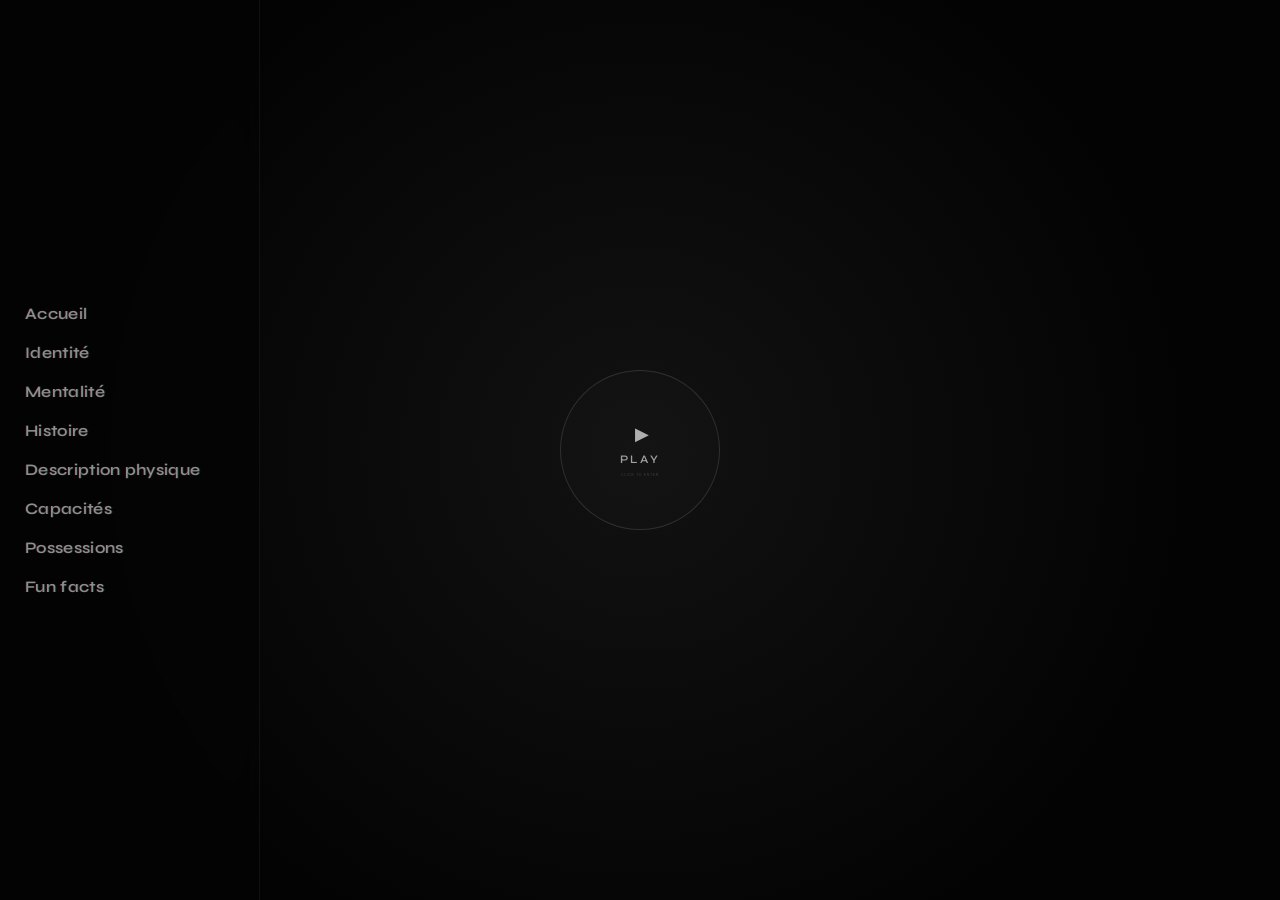
<file: index.html>
<!DOCTYPE html>

<html lang="fr">

<head>

    <meta charset="UTF-8">

    <meta
        name="viewport"
        content="width=device-width, initial-scale=1.0"
    >

    <title>Vincent Nightray</title>

    <link
        rel="stylesheet"
        href="css/style.css"
    >

    <link rel="icon" type="image/png" href="favicon.png">
</head>


<body class="home-body">

    

    <nav>
        <a href="index.html">Accueil</a>
        <a href="identite.html">Identité</a>
        <a href="mentalite.html">Mentalité</a>
        <a href="histoire.html">Histoire</a>
        <a href="physique.html">Description physique</a>
        <a href="capacites.html">Capacités</a>
        <a href="possessions.html">Possessions</a>
        <a href="fun-facts.html">Fun facts</a>
    </nav>


    

    <main class="home-page">

    

    <div class="home-gate" data-home-gate>

        <div class="home-gate-noise"></div>

        <button
            class="home-play"
            type="button"
            data-home-play
        >
            <span class="home-play-symbol">
                ▶
            </span>

            <span class="home-play-label">
                PLAY
            </span>

            <small>
                CLICK TO ENTER
            </small>
        </button>

    </div>


    

    <audio
        id="home-audio"
        src="assets/audio/accueil-ost.mp3"
        loop
        preload="auto"
    ></audio>


    

    <section
        class="home-trip"
        data-home-trip
        aria-hidden="true"
    >

<div
    class="home-crash-clock"
    data-home-crash-clock
    aria-hidden="true"
></div>


<div class="crash-spectacle" data-crash-spectacle aria-hidden="true">
    <div class="crash-flash crash-flash-white"></div>
    <div class="crash-flash crash-flash-red"></div>
    <div class="crash-blackout"></div>
    <div class="crash-noise"></div>
    <div class="crash-rgb"></div>
    <div class="crash-tears" data-crash-tears></div>
</div>


<div class="corruption-field" data-corruption-field aria-hidden="true"></div>

<div class="hallucination-field" aria-hidden="true">

    
    <div class="hall-eye hall-eye-1">
        <i></i>
    </div>

    <div class="hall-eye hall-eye-2">
        <i></i>
    </div>

    <div class="hall-eye hall-eye-3">
        <i></i>
    </div>

    <div class="hall-eye hall-eye-4">
        <i></i>
    </div>


    
    <div class="hall-ring hall-ring-1"></div>
    <div class="hall-ring hall-ring-2"></div>
    <div class="hall-ring hall-ring-3"></div>

    <div class="hall-spiral hall-spiral-1"></div>
    <div class="hall-spiral hall-spiral-2"></div>


    
    <span class="hall-symbol hall-symbol-1">✦</span>
    <span class="hall-symbol hall-symbol-2">×</span>
    <span class="hall-symbol hall-symbol-3">○</span>
    <span class="hall-symbol hall-symbol-4">+</span>
    <span class="hall-symbol hall-symbol-5">※</span>
    <span class="hall-symbol hall-symbol-6">∿</span>
    <span class="hall-symbol hall-symbol-7">⊙</span>
    <span class="hall-symbol hall-symbol-8">⌁</span>


    
    <div class="hall-scratch hall-scratch-1"></div>
    <div class="hall-scratch hall-scratch-2"></div>
    <div class="hall-scratch hall-scratch-3"></div>

</div>
        

        <div class="home-words" aria-hidden="true">

            <span class="trip-word">
                VAMPIRE
            </span>

            <span class="trip-word">
                CANNABIS
            </span>

            <span class="trip-word">
                MANQUE
            </span>

            <span class="trip-word">
                SANG
            </span>

            <span class="trip-word">
                FRÈGÈTAL
            </span>

            <span class="trip-word">
                HALLUCINATION
            </span>

            <span class="trip-word">
                DÉPENDANCE
            </span>

            <span class="trip-word">
                FUMÉE
            </span>

            <span class="trip-word">
                CROQUIS
            </span>

            <span class="trip-word">
                PATIENCE
            </span>

            <span class="trip-word">
                CHIMIE
            </span>

            <span class="trip-word">
                147 ANS
            </span>

            <span class="trip-word">
                STALION
            </span>

            <span class="trip-word">
                OUBLI
            </span>

        </div>

        

<div
    class="trip-sentence"
    data-trip-sentence
    aria-label="Hier, aujourd’hui, demain… Vous leur donnez des noms parce que vous avez peur que tout se ressemble."
>

    <span>Hier,</span>
    <span>aujourd’hui,</span>
    <span>demain…</span>
    <span>Vous</span>
    <span>leur</span>
    <span>donnez</span>
    <span>des</span>
    <span>noms</span>
    <span>parce</span>
    <span>que</span>
    <span>vous</span>
    <span>avez</span>
    <span>peur</span>
    <span>que</span>
    <span>tout</span>
    <span>se</span>
    <span>ressemble.</span>

</div>


        

        <div class="home-center">


            

            <figure class="home-vincent-photo">

                <div class="vincent-afterimages" aria-hidden="true">

    <img
        class="vincent-ghost vincent-ghost-red"
        src="assets/images/accueil.png"
        alt=""
    >

    <img
        class="vincent-ghost vincent-ghost-green"
        src="assets/images/accueil.png"
        alt=""
    >

    <img
        class="vincent-ghost vincent-ghost-purple"
        src="assets/images/accueil.png"
        alt=""
    >

</div>

                <div class="home-vincent-image image-critical-trip">

                    <img
                        src="assets/images/accueil.png"
                        alt="Vincent Nightray"
                    >

                </div>

                <figcaption>
                    SUBJECT // VN
                </figcaption>

            </figure>


            

            <div class="home-vincent-name">

                <span>
                    VINCENT
                </span>

                <strong>
                    NIGHTRAY
                </strong>

            </div>


        </div>


        

        <span class="home-corner home-corner-a">
            00 // SUBJECT
        </span>

        <span class="home-corner home-corner-b">
            SIGNAL UNSTABLE
        </span>


    </section>

</main>


    <script src="js/script.js"></script>

    

    <div
        class="hurt-warning"
        data-hurt-warning
        aria-hidden="true"
        role="dialog"
        aria-modal="true"
        aria-labelledby="hurt-warning-title"
    >
        <div class="hurt-warning-backdrop"></div>

        <section class="hurt-warning-panel" data-hurt-warning-panel>
            <div class="hurt-warning-skull" aria-hidden="true">☠</div>

            <span class="hurt-warning-code">
                INTERVENTION
            </span>

            <h2 id="hurt-warning-title">
                Pourquoi t'acharnes-tu à le blesser&nbsp;?
            </h2>

            <p>
                Cesse.
            </p>

            <div class="hurt-warning-actions">
                <button
                    type="button"
                    class="hurt-warning-button hurt-warning-sorry"
                    data-hurt-sorry
                >
                    Pardon
                </button>

                <button
                    type="button"
                    class="hurt-warning-button hurt-warning-no"
                    data-hurt-no
                >
                    BAHAHA non
                </button>
            </div>
        </section>

        <div class="hurt-screamer" data-hurt-screamer aria-hidden="true">
            <div class="hurt-screamer-image">
                <img
                    src="assets/images/accueil.jpg"
                    alt=""
                >
                <img
                    src="assets/images/accueil.jpg"
                    alt=""
                    aria-hidden="true"
                >
                <img
                    src="assets/images/accueil.jpg"
                    alt=""
                    aria-hidden="true"
                >
            </div>

            <strong>TRÈS BIEN...</strong>
        </div>
    </div>

</body>

</html>
</file>
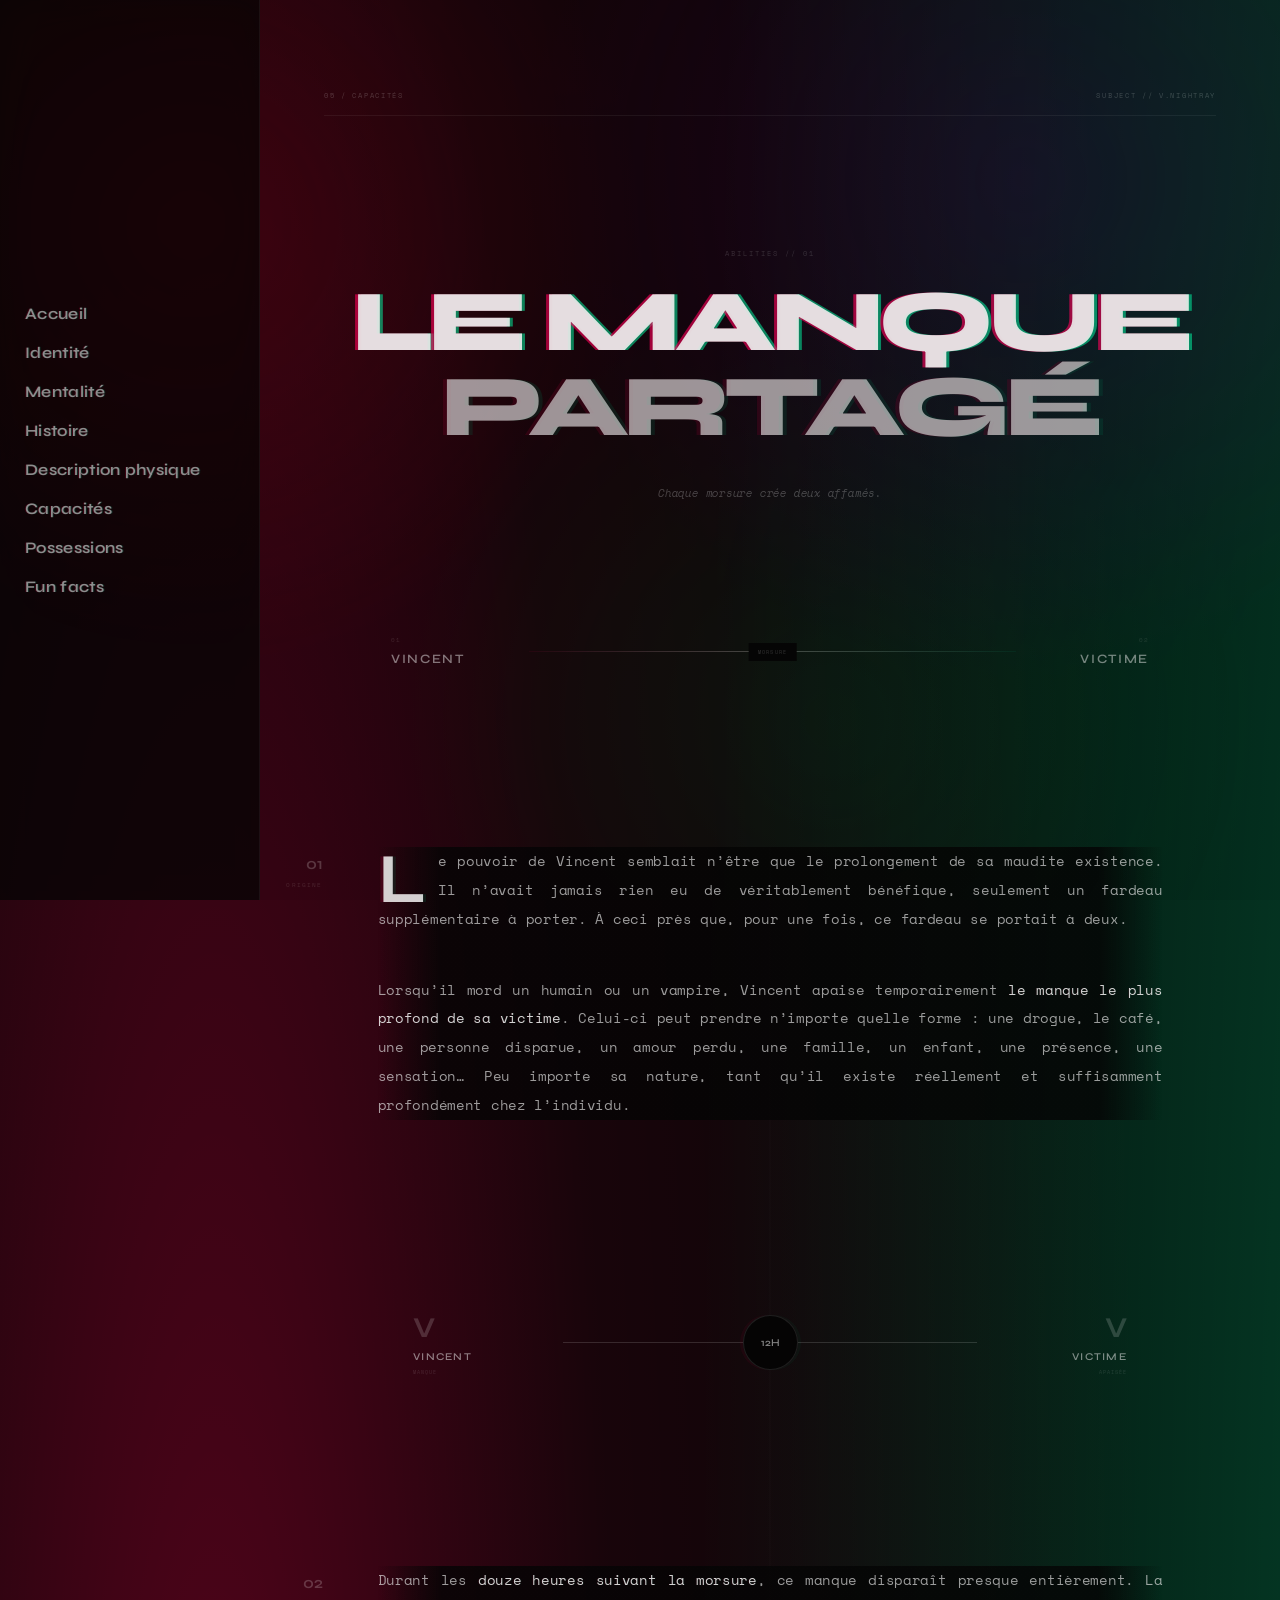
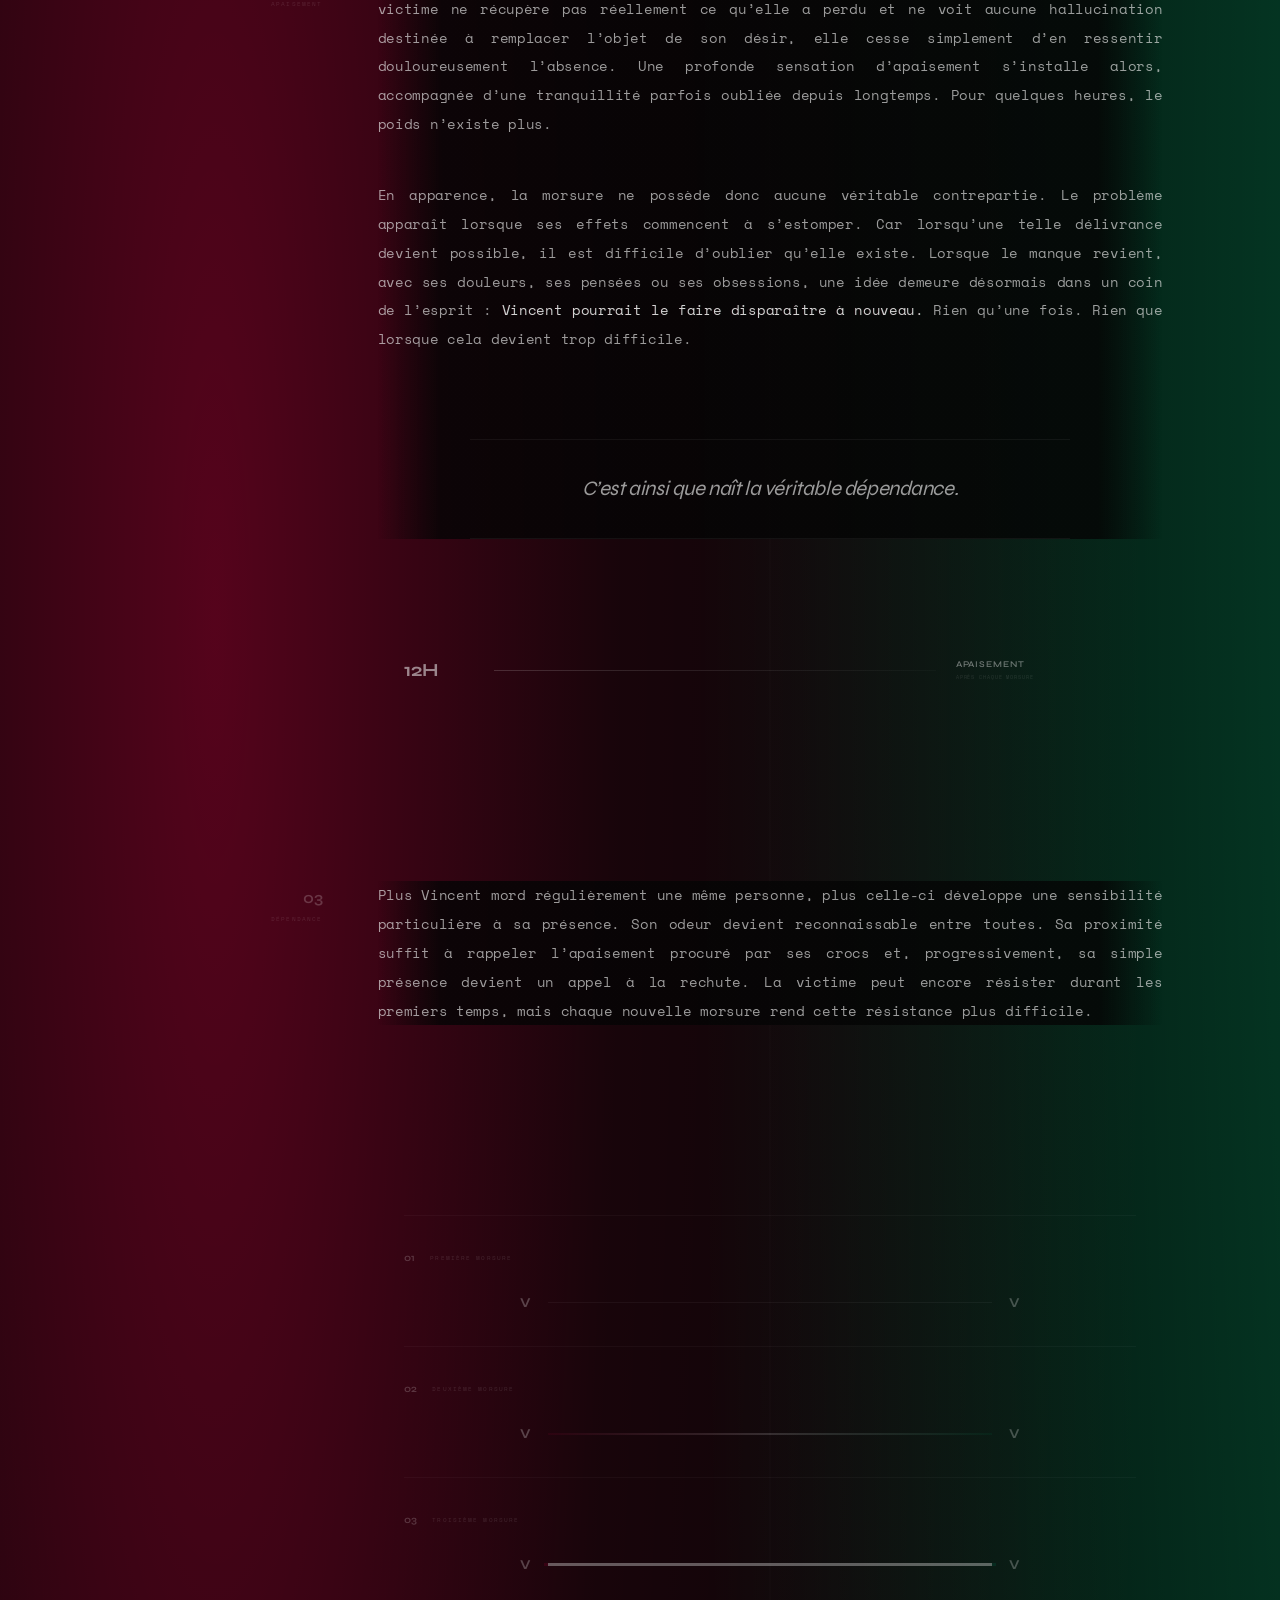
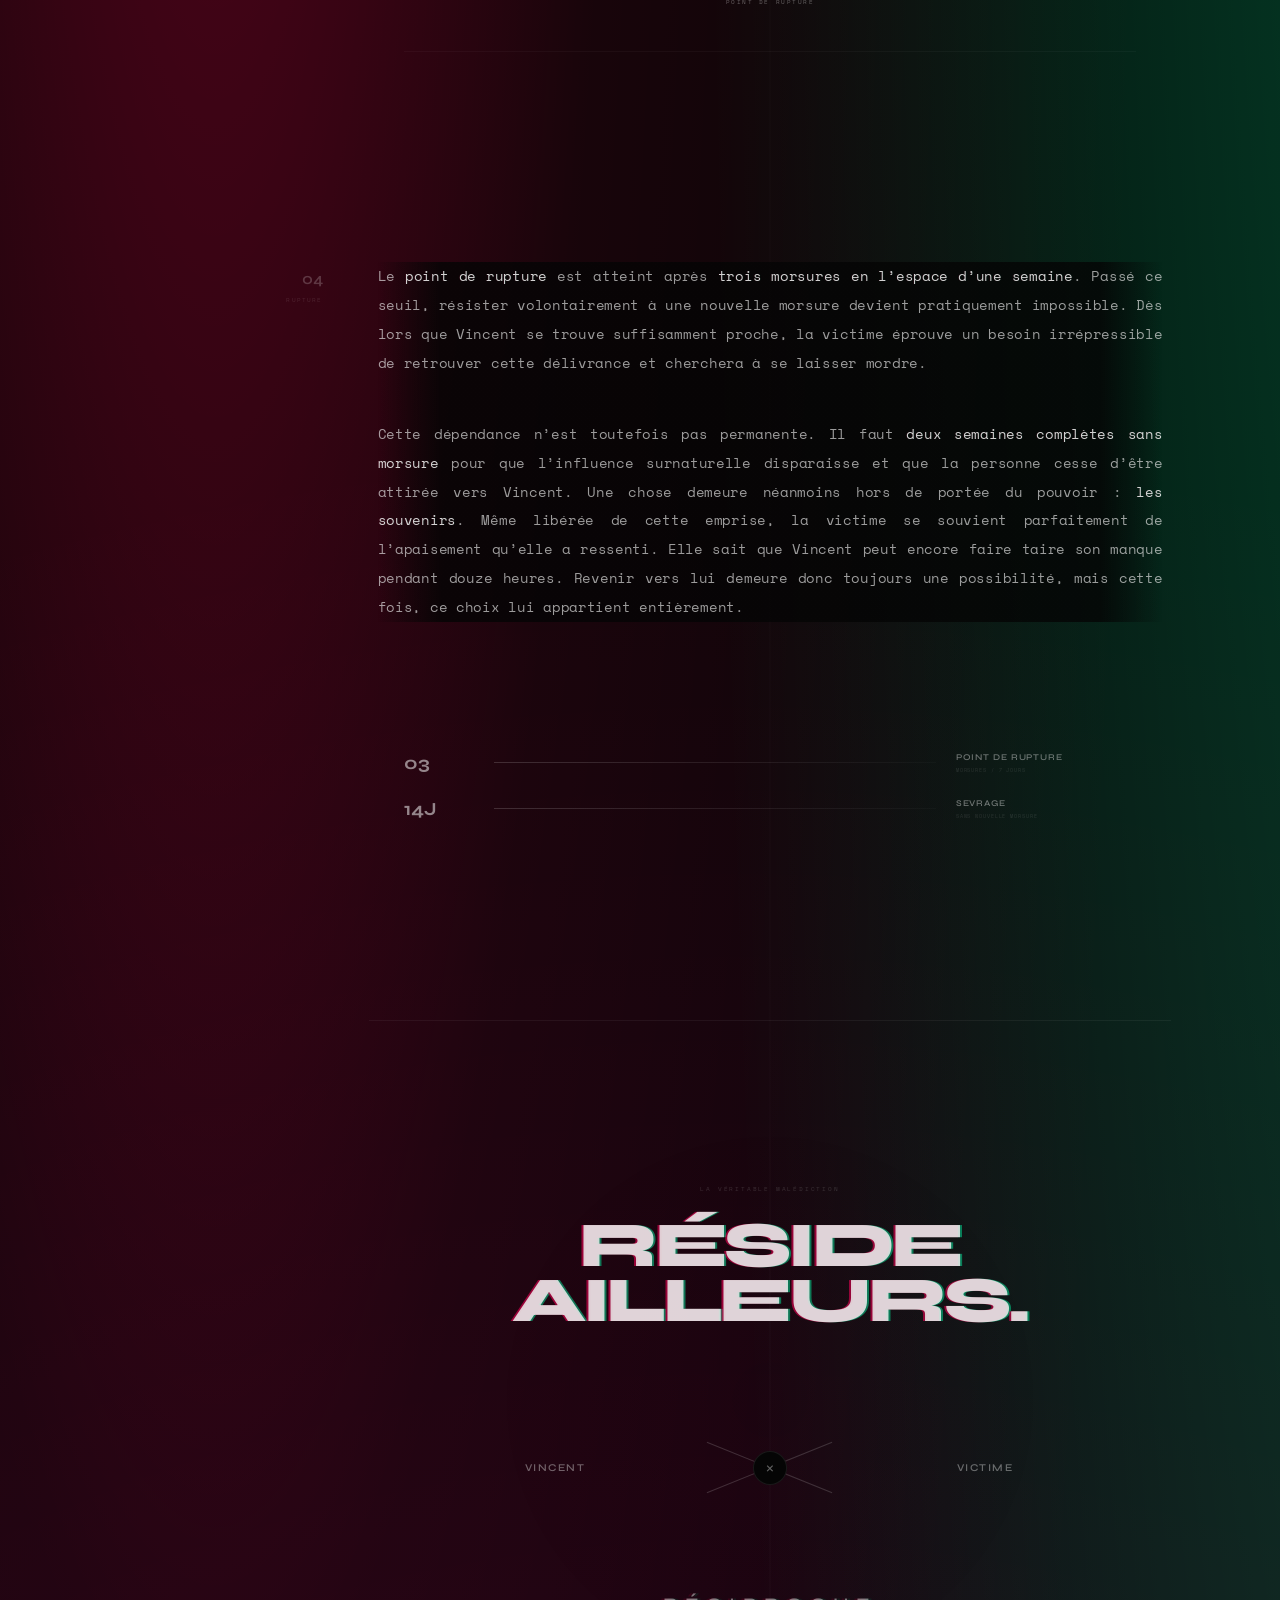
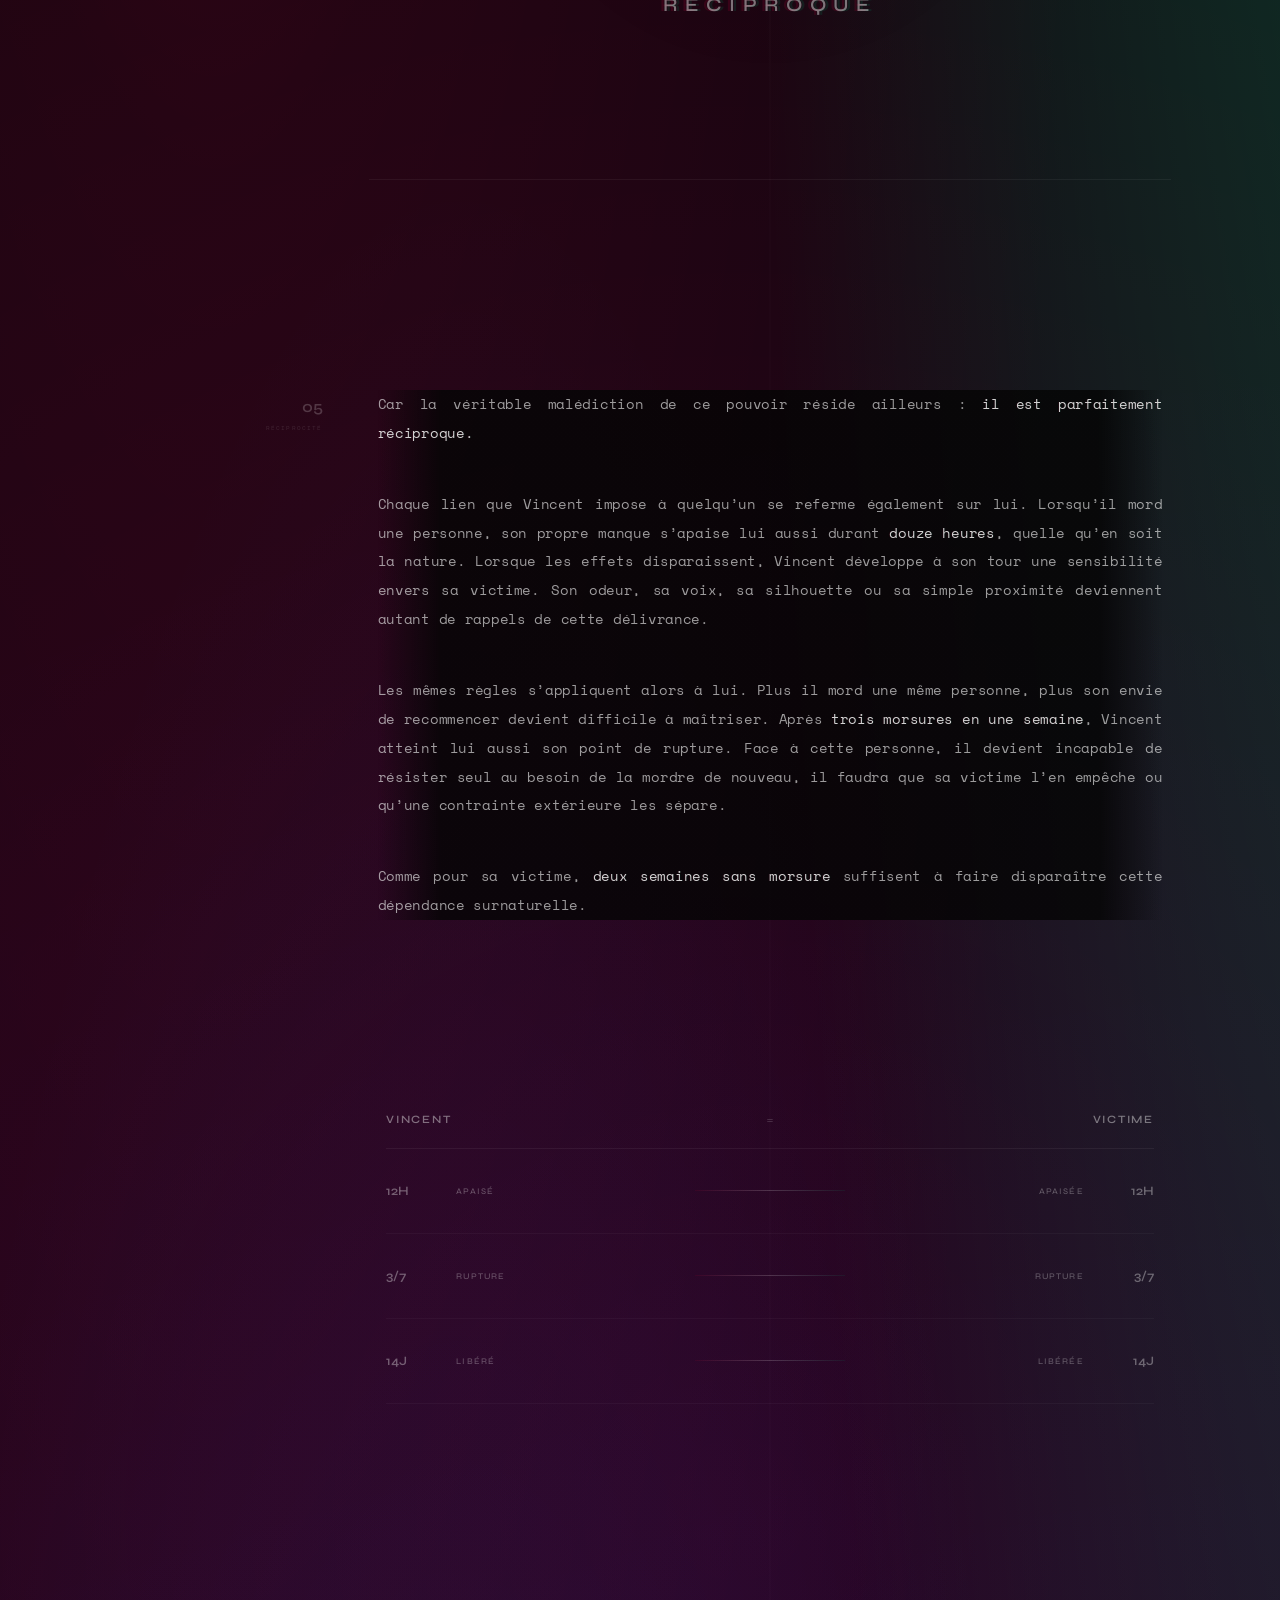
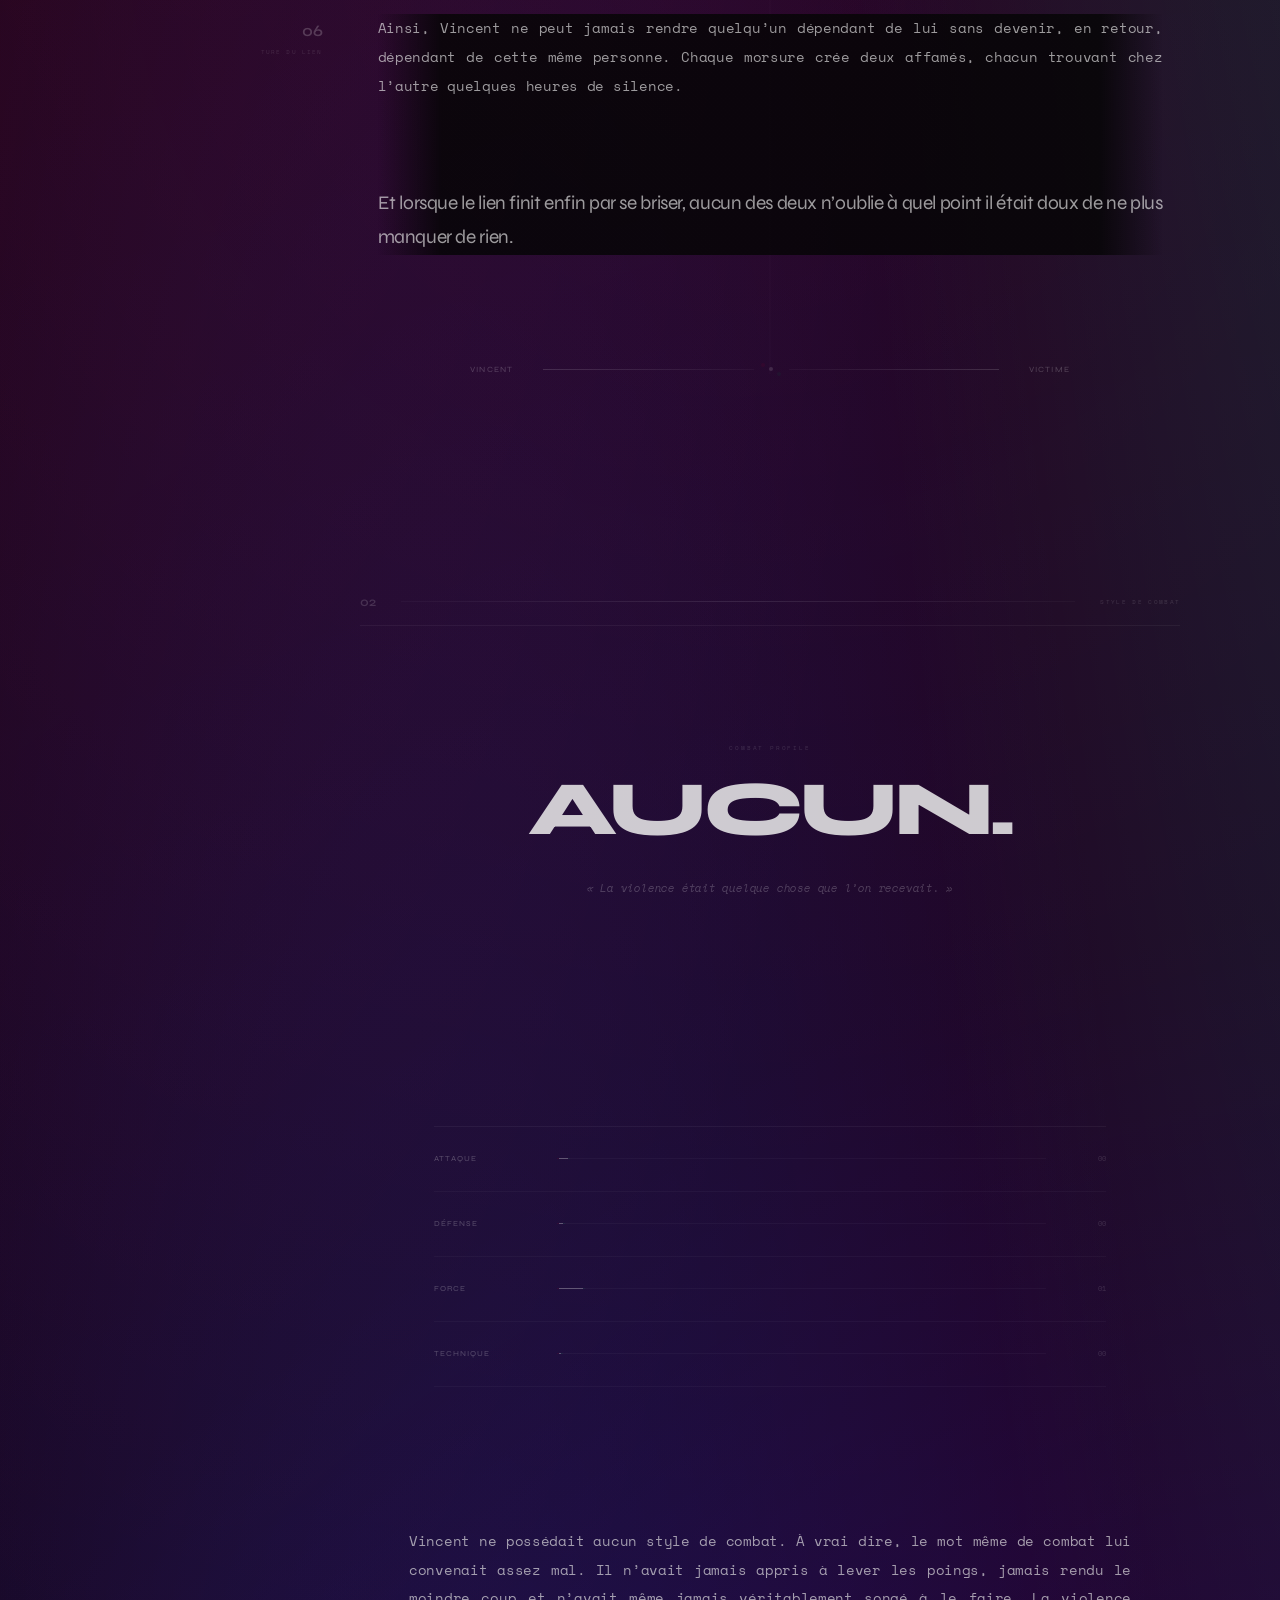
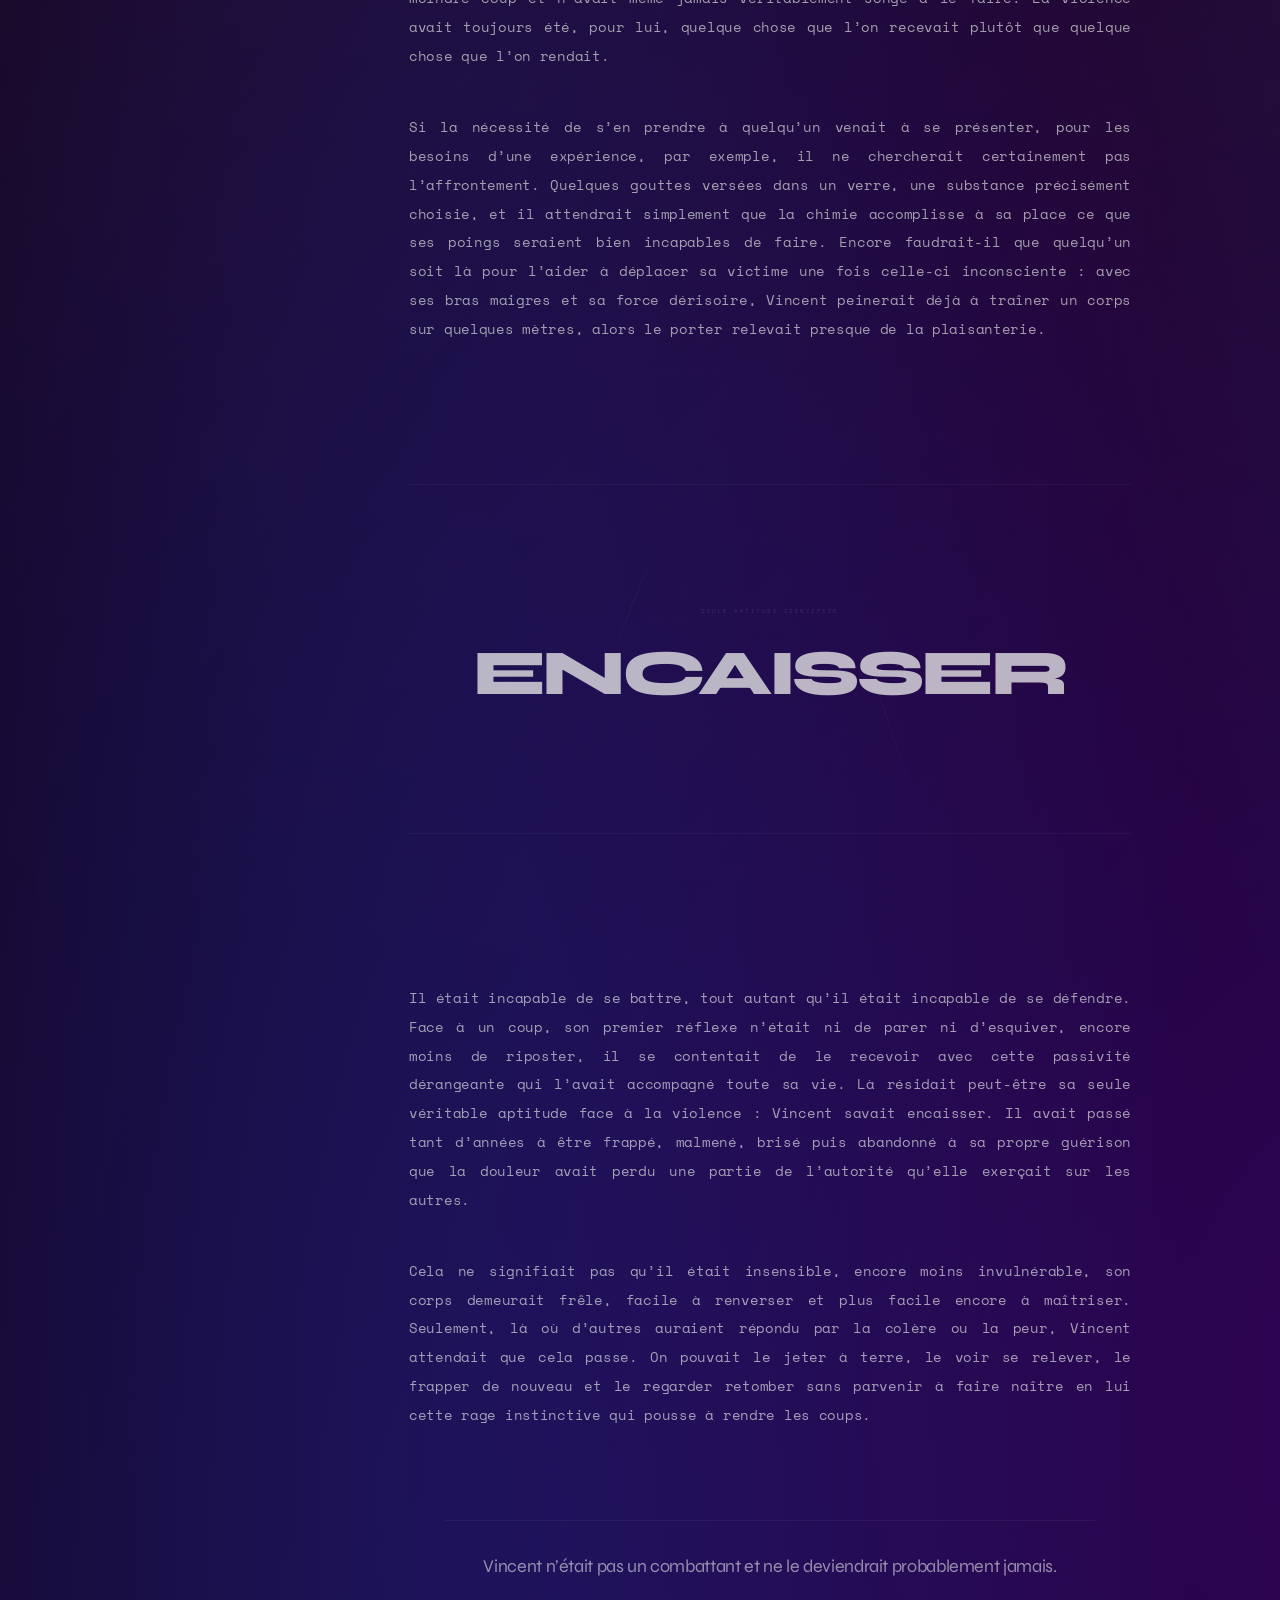
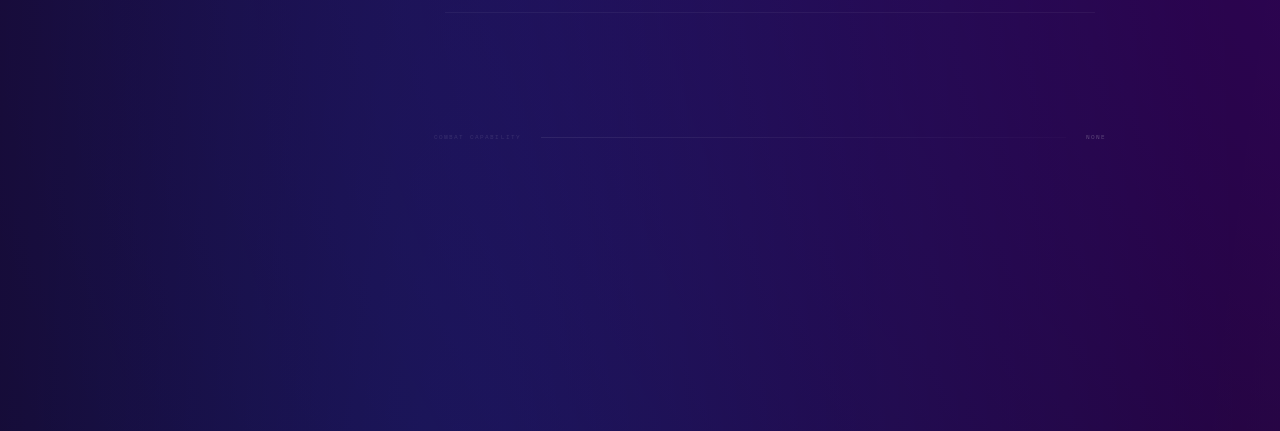
<file: capacites.html>
<!DOCTYPE html>
<html lang="fr">

<head>
    <meta charset="UTF-8">
    <meta name="viewport" content="width=device-width, initial-scale=1.0">

    <title>Capacités</title>

    <link rel="stylesheet" href="css/style.css">
    <link rel="icon" type="image/png" href="favicon.png">
</head>

<body>

    <nav>
        <a href="index.html">Accueil</a>
        <a href="identite.html">Identité</a>
        <a href="mentalite.html">Mentalité</a>
        <a href="histoire.html">Histoire</a>
        <a href="physique.html">Description physique</a>
        <a href="capacites.html">Capacités</a>
        <a href="possessions.html">Possessions</a>
        <a href="fun-facts.html">Fun facts</a>
    </nav>

    <main class="abilities-page">

        <div class="page-container">


            

            <header class="abilities-header">

                <div class="abilities-topline">

                    <span>
                        05 / CAPACITÉS
                    </span>

                    <span>
                        SUBJECT // V.NIGHTRAY
                    </span>

                </div>


                <div class="abilities-title">

                    <span class="abilities-title-label">
                        ABILITIES // 01
                    </span>

                    <h1>
                        LE MANQUE
                        <strong>PARTAGÉ</strong>
                    </h1>

                    <p>
                        Chaque morsure crée deux affamés.
                    </p>

                </div>

            </header>



            

            <section class="bond-introduction">

                <div class="bond-person bond-vincent">
                    <span>01</span>
                    <strong>VINCENT</strong>
                </div>


                <div class="bond-intro-line">

                    <i></i>

                    <span>
                        MORSURE
                    </span>

                </div>


                <div class="bond-person bond-victim">
                    <span>02</span>
                    <strong>VICTIME</strong>
                </div>

            </section>



            

            <div class="ability-bond-story">


                

                <div
                    class="ability-thread"
                    aria-hidden="true"
                >

                    <div class="ability-thread-line"></div>

                    <div class="ability-thread-progress"></div>

                </div>



                

                <section
                    class="ability-chapter ability-chapter-intro"
                    data-bond-stage="0"
                >

                    <div class="ability-chapter-marker">
                        <span>01</span>
                        <small>ORIGINE</small>
                    </div>


                    <div class="ability-prose">

                        <p class="ability-opening">
                            Le pouvoir de Vincent semblait n’être que le prolongement de sa maudite existence. Il n’avait jamais rien eu de véritablement bénéfique, seulement un fardeau supplémentaire à porter. À ceci près que, pour une fois, ce fardeau se portait à deux.
                        </p>

                        <p>
                            Lorsqu’il mord un humain ou un vampire, Vincent apaise temporairement <strong>le manque le plus profond de sa victime</strong>. Celui-ci peut prendre n’importe quelle forme : une drogue, le café, une personne disparue, un amour perdu, une famille, un enfant, une présence, une sensation… Peu importe sa nature, tant qu’il existe réellement et suffisamment profondément chez l’individu.
                        </p>

                    </div>

                </section>



                

                <section
                    class="bond-visual bond-visual-relief"
                    data-bond-stage="1"
                    aria-label="Effet de la morsure"
                >

                    <div class="bond-side">

                        <span>V</span>

                        <strong>
                            VINCENT
                        </strong>

                        <small>
                            MANQUE
                        </small>

                    </div>


                    <div class="bond-horizontal">

                        <i></i>

                        <div class="bond-center-point">
                            <span>12H</span>
                        </div>

                        <i></i>

                    </div>


                    <div class="bond-side">

                        <span>V</span>

                        <strong>
                            VICTIME
                        </strong>

                        <small>
                            APAISÉE
                        </small>

                    </div>

                </section>



                

                <section
                    class="ability-chapter"
                    data-bond-stage="1"
                >

                    <div class="ability-chapter-marker">
                        <span>02</span>
                        <small>APAISEMENT</small>
                    </div>


                    <div class="ability-prose">

                        <p>
                            Durant les <strong>douze heures suivant la morsure</strong>, ce manque disparaît presque entièrement. La victime ne récupère pas réellement ce qu’elle a perdu et ne voit aucune hallucination destinée à remplacer l’objet de son désir, elle cesse simplement d’en ressentir douloureusement l’absence. Une profonde sensation d’apaisement s’installe alors, accompagnée d’une tranquillité parfois oubliée depuis longtemps. Pour quelques heures, le poids n’existe plus.
                        </p>

                        <p>
                            En apparence, la morsure ne possède donc aucune véritable contrepartie. Le problème apparaît lorsque ses effets commencent à s’estomper. Car lorsqu’une telle délivrance devient possible, il est difficile d’oublier qu’elle existe. Lorsque le manque revient, avec ses douleurs, ses pensées ou ses obsessions, une idée demeure désormais dans un coin de l’esprit : <strong>Vincent pourrait le faire disparaître à nouveau.</strong> Rien qu’une fois. Rien que lorsque cela devient trop difficile.
                        </p>


                        <p class="ability-emphasis">
                            C’est ainsi que naît la véritable dépendance.
                        </p>

                    </div>

                </section>



                

                <div
                    class="ability-rule"
                    data-bond-stage="1"
                >

                    <strong>12H</strong>

                    <i></i>

                    <div>
                        <span>APAISEMENT</span>
                        <small>APRÈS CHAQUE MORSURE</small>
                    </div>

                </div>



                

                <section
                    class="ability-chapter"
                    data-bond-stage="2"
                >

                    <div class="ability-chapter-marker">
                        <span>03</span>
                        <small>DÉPENDANCE</small>
                    </div>


                    <div class="ability-prose">

                        <p>
                            Plus Vincent mord régulièrement une même personne, plus celle-ci développe une sensibilité particulière à sa présence. Son odeur devient reconnaissable entre toutes. Sa proximité suffit à rappeler l’apaisement procuré par ses crocs et, progressivement, sa simple présence devient un appel à la rechute. La victime peut encore résister durant les premiers temps, mais chaque nouvelle morsure rend cette résistance plus difficile.
                        </p>

                    </div>

                </section>



                

                <section
                    class="bite-progression"
                    data-bond-stage="2"
                >

                    

                    <div class="bite-stage">

                        <div class="bite-stage-heading">

                            <span>
                                01
                            </span>

                            <small>
                                PREMIÈRE MORSURE
                            </small>

                        </div>


                        <div class="bite-link bite-link-one">

                            <strong>V</strong>

                            <div class="bite-wire">
                                <i></i>
                            </div>

                            <strong>V</strong>

                        </div>

                    </div>



                    

                    <div class="bite-stage">

                        <div class="bite-stage-heading">

                            <span>
                                02
                            </span>

                            <small>
                                DEUXIÈME MORSURE
                            </small>

                        </div>


                        <div class="bite-link bite-link-two">

                            <strong>V</strong>

                            <div class="bite-wire">
                                <i></i>
                            </div>

                            <strong>V</strong>

                        </div>

                    </div>



                    

                    <div class="bite-stage bite-stage-breaking">

                        <div class="bite-stage-heading">

                            <span>
                                03
                            </span>

                            <small>
                                TROISIÈME MORSURE
                            </small>

                        </div>


                        <div class="bite-link bite-link-three">

                            <strong>V</strong>

                            <div class="bite-wire">
                                <i></i>
                            </div>

                            <strong>V</strong>

                        </div>


                        <div class="bite-breaking-label">
                            POINT DE RUPTURE
                        </div>

                    </div>

                </section>



                

                <section
                    class="ability-chapter"
                    data-bond-stage="3"
                >

                    <div class="ability-chapter-marker">
                        <span>04</span>
                        <small>RUPTURE</small>
                    </div>


                    <div class="ability-prose">

                        <p>
                            Le <strong>point de rupture</strong> est atteint après <strong>trois morsures en l’espace d’une semaine</strong>. Passé ce seuil, résister volontairement à une nouvelle morsure devient pratiquement impossible. Dès lors que Vincent se trouve suffisamment proche, la victime éprouve un besoin irrépressible de retrouver cette délivrance et cherchera à se laisser mordre.
                        </p>

                        <p>
                            Cette dépendance n’est toutefois pas permanente. Il faut <strong>deux semaines complètes sans morsure</strong> pour que l’influence surnaturelle disparaisse et que la personne cesse d’être attirée vers Vincent. Une chose demeure néanmoins hors de portée du pouvoir : <strong>les souvenirs</strong>. Même libérée de cette emprise, la victime se souvient parfaitement de l’apaisement qu’elle a ressenti. Elle sait que Vincent peut encore faire taire son manque pendant douze heures. Revenir vers lui demeure donc toujours une possibilité, mais cette fois, ce choix lui appartient entièrement.
                        </p>

                    </div>

                </section>



                

                <div class="ability-rules">

                    <div
                        class="ability-rule"
                        data-bond-stage="3"
                    >

                        <strong>03</strong>

                        <i></i>

                        <div>
                            <span>POINT DE RUPTURE</span>
                            <small>MORSURES / 7 JOURS</small>
                        </div>

                    </div>


                    <div
                        class="ability-rule"
                        data-bond-stage="3"
                    >

                        <strong>14J</strong>

                        <i></i>

                        <div>
                            <span>SEVRAGE</span>
                            <small>SANS NOUVELLE MORSURE</small>
                        </div>

                    </div>

                </div>



                

                <section
                    class="reciprocal-reveal"
                    data-bond-stage="4"
                >

                    <span>
                        LA VÉRITABLE MALÉDICTION
                    </span>

                    <h2>
                        RÉSIDE<br>
                        AILLEURS.
                    </h2>


                    <div class="reciprocal-symbol">

                        <div class="reciprocal-person">
                            VINCENT
                        </div>


                        <div class="reciprocal-cross">

                            <i></i>
                            <i></i>

                            <span>
                                ×
                            </span>

                        </div>


                        <div class="reciprocal-person">
                            VICTIME
                        </div>

                    </div>


                    <strong class="reciprocal-word">
                        RÉCIPROQUE
                    </strong>

                </section>



                

                <section
                    class="ability-chapter"
                    data-bond-stage="4"
                >

                    <div class="ability-chapter-marker">
                        <span>05</span>
                        <small>RÉCIPROCITÉ</small>
                    </div>


                    <div class="ability-prose">

                        <p class="ability-reciprocal-opening">
                            Car la véritable malédiction de ce pouvoir réside ailleurs : <strong>il est parfaitement réciproque.</strong>
                        </p>

                        <p>
                            Chaque lien que Vincent impose à quelqu’un se referme également sur lui. Lorsqu’il mord une personne, son propre manque s’apaise lui aussi durant <strong>douze heures</strong>, quelle qu’en soit la nature. Lorsque les effets disparaissent, Vincent développe à son tour une sensibilité envers sa victime. Son odeur, sa voix, sa silhouette ou sa simple proximité deviennent autant de rappels de cette délivrance.
                        </p>

                        <p>
                            Les mêmes règles s’appliquent alors à lui. Plus il mord une même personne, plus son envie de recommencer devient difficile à maîtriser. Après <strong>trois morsures en une semaine</strong>, Vincent atteint lui aussi son point de rupture. Face à cette personne, il devient incapable de résister seul au besoin de la mordre de nouveau, il faudra que sa victime l’en empêche ou qu’une contrainte extérieure les sépare.
                        </p>

                        <p>
                            Comme pour sa victime, <strong>deux semaines sans morsure</strong> suffisent à faire disparaître cette dépendance surnaturelle.
                        </p>

                    </div>

                </section>



                

                <section
                    class="reciprocal-rules"
                    data-bond-stage="5"
                >

                    <div class="reciprocal-rules-head">

                        <span>
                            VINCENT
                        </span>

                        <small>
                            =
                        </small>

                        <span>
                            VICTIME
                        </span>

                    </div>


                    <div class="reciprocal-rule-row">

                        <span>12H</span>

                        <strong>
                            APAISÉ
                        </strong>

                        <i></i>

                        <strong>
                            APAISÉE
                        </strong>

                        <span>12H</span>

                    </div>


                    <div class="reciprocal-rule-row">

                        <span>3/7</span>

                        <strong>
                            RUPTURE
                        </strong>

                        <i></i>

                        <strong>
                            RUPTURE
                        </strong>

                        <span>3/7</span>

                    </div>


                    <div class="reciprocal-rule-row">

                        <span>14J</span>

                        <strong>
                            LIBÉRÉ
                        </strong>

                        <i></i>

                        <strong>
                            LIBÉRÉE
                        </strong>

                        <span>14J</span>

                    </div>

                </section>



                

                <section
                    class="ability-chapter ability-conclusion"
                    data-bond-stage="6"
                >

                    <div class="ability-chapter-marker">
                        <span>06</span>
                        <small>RUPTURE DU LIEN</small>
                    </div>


                    <div class="ability-prose">

                        <p>
                            Ainsi, Vincent ne peut jamais rendre quelqu’un dépendant de lui sans devenir, en retour, dépendant de cette même personne. Chaque morsure crée deux affamés, chacun trouvant chez l’autre quelques heures de silence.
                        </p>


                        <p class="ability-final-line">
                            Et lorsque le lien finit enfin par se briser, aucun des deux n’oublie à quel point il était doux de ne plus manquer de rien.
                        </p>

                    </div>

                </section>



                

                <div
                    class="broken-bond"
                    data-bond-stage="6"
                    aria-hidden="true"
                >

                    <span>
                        VINCENT
                    </span>

                    <div class="broken-bond-line">

                        <i></i>

                        <b></b>

                        <i></i>

                    </div>

                    <span>
                        VICTIME
                    </span>

                </div>


            </div>



        </div>

        

<section class="combat-section">


    

    <header class="combat-header">

        <div class="combat-header-line">

            <span>02</span>

            <i></i>

            <small>
                STYLE DE COMBAT
            </small>

        </div>


        <div class="combat-title">

            <span>
                COMBAT PROFILE
            </span>

            <h2 class="critical-text-trip">
    AUCUN.
</h2>

            <p>
                « La violence était quelque chose que l’on recevait. »
            </p>

        </div>

    </header>



    

    <div class="combat-profile">

        <div class="combat-stat">

            <span>
                ATTAQUE
            </span>

            <div class="combat-stat-line">
                <i style="--stat: 2%;"></i>
            </div>

            <strong>
                00
            </strong>

        </div>


        <div class="combat-stat">

            <span>
                DÉFENSE
            </span>

            <div class="combat-stat-line">
                <i style="--stat: 1%;"></i>
            </div>

            <strong>
                00
            </strong>

        </div>


        <div class="combat-stat">

            <span>
                FORCE
            </span>

            <div class="combat-stat-line">
                <i style="--stat: 5%;"></i>
            </div>

            <strong>
                01
            </strong>

        </div>


        <div class="combat-stat">

            <span>
                TECHNIQUE
            </span>

            <div class="combat-stat-line">
                <i style="--stat: 0%;"></i>
            </div>

            <strong>
                00
            </strong>

        </div>

    </div>



    

    <div class="combat-prose">

        <p>
            Vincent ne possédait aucun style de combat. À vrai dire, le mot même de combat lui convenait assez mal. Il n’avait jamais appris à lever les poings, jamais rendu le moindre coup et n’avait même jamais véritablement songé à le faire. La violence avait toujours été, pour lui, quelque chose que l’on recevait plutôt que quelque chose que l’on rendait.
        </p>

        <p>
            Si la nécessité de s’en prendre à quelqu’un venait à se présenter, pour les besoins d’une expérience, par exemple, il ne chercherait certainement pas l’affrontement. Quelques gouttes versées dans un verre, une substance précisément choisie, et il attendrait simplement que la chimie accomplisse à sa place ce que ses poings seraient bien incapables de faire. Encore faudrait-il que quelqu’un soit là pour l’aider à déplacer sa victime une fois celle-ci inconsciente : avec ses bras maigres et sa force dérisoire, Vincent peinerait déjà à traîner un corps sur quelques mètres, alors le porter relevait presque de la plaisanterie.
        </p>

    </div>



    

    <div class="combat-endure">

        <div class="combat-endure-word">

            <small>
                SEULE APTITUDE IDENTIFIÉE
            </small>

            <strong class="critical-text-trip">
    ENCAISSER
</strong>

        </div>


        <div class="combat-endure-impact">

            <span></span>
            <span></span>
            <span></span>

        </div>

    </div>



    

    <div class="combat-prose combat-prose-final">

        <p>
            Il était incapable de se battre, tout autant qu’il était incapable de se défendre. Face à un coup, son premier réflexe n’était ni de parer ni d’esquiver, encore moins de riposter, il se contentait de le recevoir avec cette passivité dérangeante qui l’avait accompagné toute sa vie. Là résidait peut-être sa seule véritable aptitude face à la violence : Vincent savait encaisser. Il avait passé tant d’années à être frappé, malmené, brisé puis abandonné à sa propre guérison que la douleur avait perdu une partie de l’autorité qu’elle exerçait sur les autres.
        </p>

        <p>
            Cela ne signifiait pas qu’il était insensible, encore moins invulnérable, son corps demeurait frêle, facile à renverser et plus facile encore à maîtriser. Seulement, là où d’autres auraient répondu par la colère ou la peur, Vincent attendait que cela passe. On pouvait le jeter à terre, le voir se relever, le frapper de nouveau et le regarder retomber sans parvenir à faire naître en lui cette rage instinctive qui pousse à rendre les coups.
        </p>

        <p class="combat-final-sentence">
            Vincent n’était pas un combattant et ne le deviendrait probablement jamais.
        </p>

    </div>


    

    <div class="combat-result">

        <span>
            COMBAT CAPABILITY
        </span>

        <i></i>

        <strong>
            NONE
        </strong>

    </div>


</section>


    </main>

    <script src="js/script.js"></script>

</body>

</html>
</file>
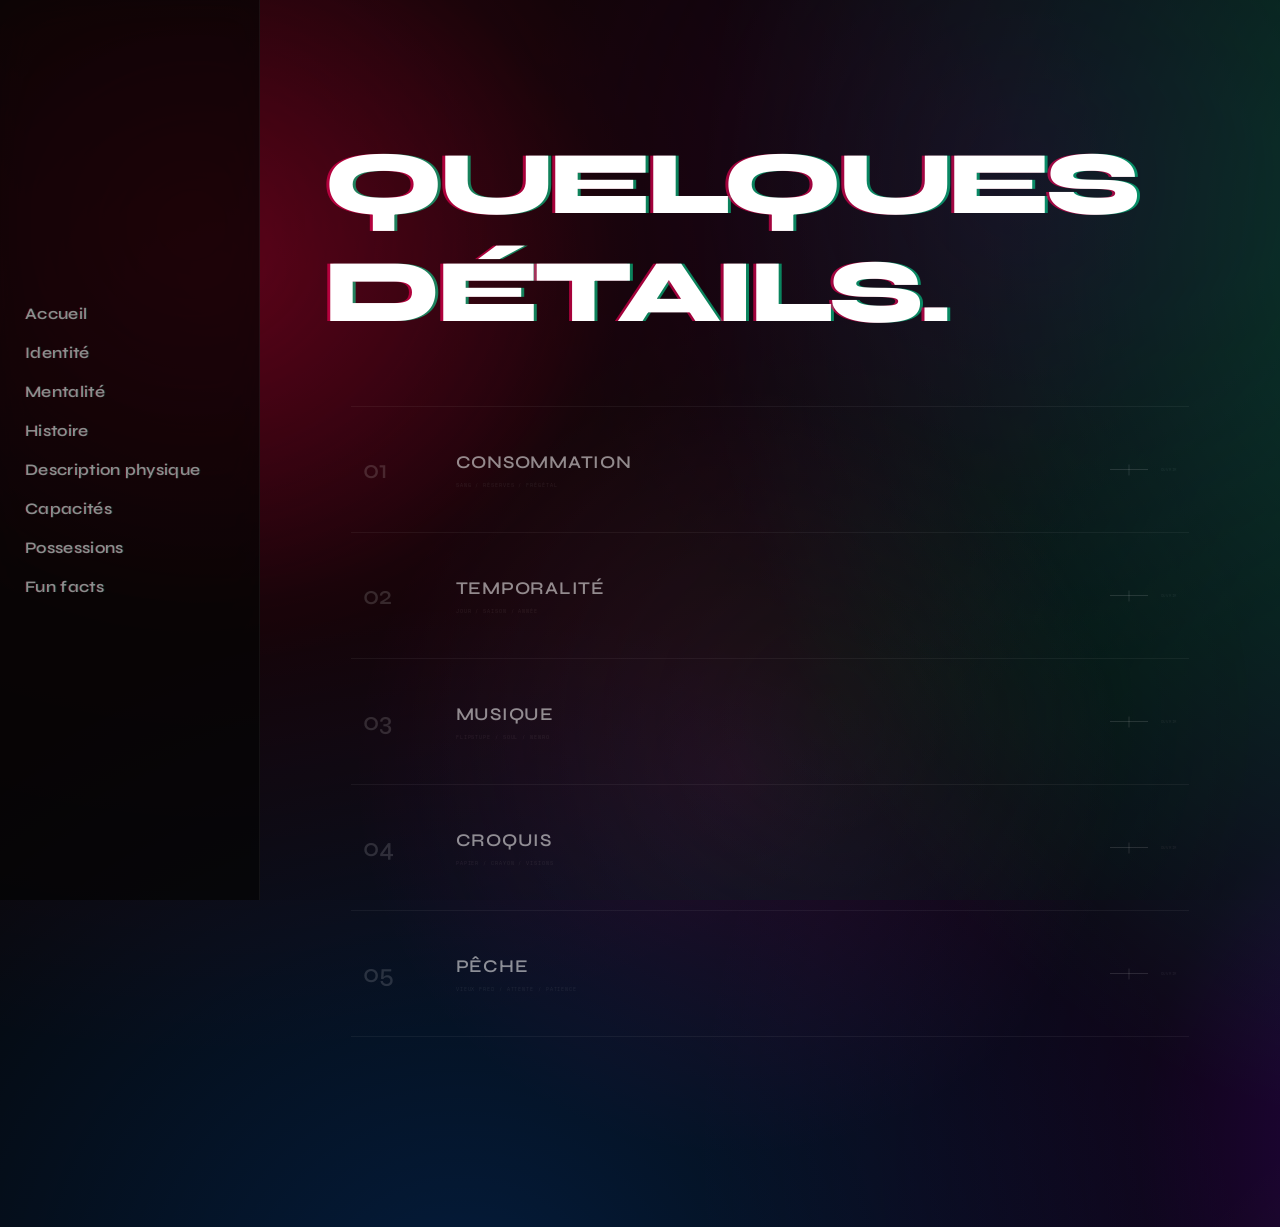
<file: fun-facts.html>
<!DOCTYPE html>
<html lang="fr">

<head>
    <meta charset="UTF-8">
    <meta name="viewport" content="width=device-width, initial-scale=1.0">

    <title>Fun Facts</title>

    <link rel="stylesheet" href="css/style.css">
    <link rel="icon" type="image/png" href="favicon.png">
</head>

<body>

    <nav>
        <a href="index.html">Accueil</a>
        <a href="identite.html">Identité</a>
        <a href="mentalite.html">Mentalité</a>
        <a href="histoire.html">Histoire</a>
        <a href="physique.html">Description physique</a>
        <a href="capacites.html">Capacités</a>
        <a href="possessions.html">Possessions</a>
        <a href="fun-facts.html">Fun facts</a>
    </nav>

    <main class="funfacts-page">

        <div class="page-container">


            

            <header class="funfacts-header">




                <div class="funfacts-title">

                    <h1>
                        QUELQUES<br>
                        DÉTAILS.
                    </h1>

                </div>

            </header>



            

            <div class="facts-fragments">

    
    <article class="fact-fragment" data-fact>

        <button class="fact-trigger" type="button" aria-expanded="false">

            <span class="fact-number">01</span>

            <span class="fact-trigger-main">
                <strong>CONSOMMATION</strong>
                <small>SANG / RÉSERVES / FRÈGÈTAL</small>
            </span>

            <span class="fact-open">
                <i></i>
                <b>OUVRIR</b>
            </span>

        </button>

        <div class="fact-reveal">

            <div class="fact-reveal-inner">

                <div class="fact-reveal-meta">
                    <span>01</span>
                    <i></i>
                    <small>SANG // SUBSTITUTION</small>
                </div>

                <p>
                    À cause de la nature particulière de son pouvoir, Vincent évitait autant que possible de se nourrir directement sur quelqu’un. Une morsure n’était jamais tout à fait anodine lorsqu’elle venait de lui, et il préférait ne pas avoir à gérer les conséquences qu’elle pouvait entraîner chez lui. Il avait donc trouvé un arrangement beaucoup plus simple : en échange de quelques lots de cannabis, il parvenait à se procurer des poches de sang qu’il conservait dans plusieurs réfrigérateurs, aussi bien dans les sous-sols de Frègètal que chez lui. La provenance exacte de ces réserves ne l’intéressait pas particulièrement. Tant que le sang était consommable et lui évitait d’avoir à planter ses crocs dans quelqu’un, il ne posait pas davantage de questions.
                </p>

            </div>

        </div>

    </article>


    
    <article class="fact-fragment" data-fact>

        <button class="fact-trigger" type="button" aria-expanded="false">

            <span class="fact-number">02</span>

            <span class="fact-trigger-main">
                <strong>TEMPORALITÉ</strong>
                <small>JOUR / SAISON / ANNÉE</small>
            </span>

            <span class="fact-open">
                <i></i>
                <b>OUVRIR</b>
            </span>

        </button>

        <div class="fact-reveal">

            <div class="fact-reveal-inner">

                <div class="fact-reveal-meta">
                    <span>02</span>
                    <i></i>
                    <small>REPÈRES // ABSENTS</small>
                </div>

                <p>
                    Vincent ne savait pratiquement jamais quel jour il était. Mardi pouvait tout aussi bien être jeudi et, à moins qu’un changement brutal de température ne vînt le lui rappeler, il pouvait même laisser passer une saison sans véritablement remarquer qu’une autre avait commencé. Les années lui posaient davantage problème encore. Lui demander la date exacte provoquait généralement chez lui un long silence, quelques secondes de réflexion sincère, puis une expression progressivement plus perplexe à mesure qu’il tentait de reconstituer un calendrier auquel il n’accordait de toute manière aucune importance. L’effort aboutissait souvent à la même conclusion : Qu’est-ce que ça change ? Après plus d’un siècle d’existence, le temps était devenu pour Vincent une information davantage qu’un repère.
                </p>

                <span class="fact-whisper">
                    « Qu’est-ce que ça change ? »
                </span>

            </div>

        </div>

    </article>


    
    <article class="fact-fragment" data-fact>

        <button class="fact-trigger" type="button" aria-expanded="false">

            <span class="fact-number">03</span>

            <span class="fact-trigger-main">
                <strong>MUSIQUE</strong>
                <small>FLIPSTUPE / SOUL / NENRO</small>
            </span>

            <span class="fact-open">
                <i></i>
                <b>OUVRIR</b>
            </span>

        </button>

        <div class="fact-reveal">

            <div class="fact-reveal-inner">

                <div class="fact-reveal-meta">
                    <span>03</span>
                    <i></i>
                    <small>ÉCOUTE // CHAOS</small>
                </div>

                <p>
                    Vincent écoutait beaucoup de musique, sans posséder pour autant de véritable fidélité envers un genre particulier. Il pouvait laisser jouer à peu près n’importe quoi tant que le son accompagnait agréablement ses occupations, ses expériences ou ses longues heures passées à ne rien faire. Flipstupe avait néanmoins réussi à le marquer plus durablement que la plupart des artistes, peut-être par son univers étrange, chaotique et parfois crasseux dans lequel Vincent trouvait quelque chose de curieusement familier. Il appréciait également la soul, ainsi que NENRO, mais ses goûts demeuraient suffisamment vastes pour qu’une chanson puisse lui plaire sans qu’il sache seulement à quel genre elle appartenait.
                </p>

                <div class="fact-mini-tags">
                    <span>FLIPSTUPE</span>
                    <span>SOUL</span>
                    <span>NENRO</span>
                </div>

            </div>

        </div>

    </article>


    
    <article class="fact-fragment" data-fact>

        <button class="fact-trigger" type="button" aria-expanded="false">

            <span class="fact-number">04</span>

            <span class="fact-trigger-main">
                <strong>CROQUIS</strong>
                <small>PAPIER / CRAYON / VISIONS</small>
            </span>

            <span class="fact-open">
                <i></i>
                <b>OUVRIR</b>
            </span>

        </button>

        <div class="fact-reveal">

            <div class="fact-reveal-inner">

                <div class="fact-reveal-meta">
                    <span>04</span>
                    <i></i>
                    <small>ART // HALLUCINATIONS</small>
                </div>

                <p>
                    Vincent était, à sa manière, un artiste. Il ne dépassait cependant presque jamais le stade du croquis. Peindre une toile achevée, travailler une œuvre pendant des semaines ou chercher à perfectionner une composition exigeaient une discipline et une volonté d’aboutissement qu’il ne possédait tout simplement pas. Il préférait griffonner. Des portraits, des animaux, des fleurs, des objets abandonnés sur une table, quelques formes abstraites auxquelles lui seul trouvait peut-être un sens, tout pouvait finir sous son crayon lorsqu’il avait une feuille à proximité. Il dessinait ce qu’il voyait, mais aussi, parfois, ce qu’il croyait encore voir. Certaines hallucinations survivaient ainsi quelques minutes de plus sur le papier, figées par une main tremblante avant de disparaître avec les effets de ce qu’il avait consommé.
                </p>

            </div>

        </div>

    </article>


    
    <article class="fact-fragment" data-fact>

        <button class="fact-trigger" type="button" aria-expanded="false">

            <span class="fact-number">05</span>

            <span class="fact-trigger-main">
                <strong>PÊCHE</strong>
                <small>VIEUX FRED / ATTENTE / PATIENCE</small>
            </span>

            <span class="fact-open">
                <i></i>
                <b>OUVRIR</b>
            </span>

        </button>

        <div class="fact-reveal">

            <div class="fact-reveal-inner">

                <div class="fact-reveal-meta">
                    <span>05</span>
                    <i></i>
                    <small>PATIENCE // ∞</small>
                </div>

                <p>
                    Vincent avait appris à pêcher auprès du Vieux Fred. Il n’avait jamais été particulièrement doué et sa technique demeurait encore aujourd’hui assez approximative, mais il possédait au moins la qualité essentielle de tout pêcheur : une patience presque inépuisable. Rester plusieurs heures au bord de l’eau sans qu’il ne se passe absolument rien ne lui posait aucun problème. Là où d’autres finissaient par s’agacer, Vincent pouvait demeurer assis, une cigarette aux lèvres et la canne entre les mains, jusqu’à oublier presque entièrement qu’il était initialement venu pour attraper quelque chose. À bien des égards, il appréciait probablement davantage l’attente que la pêche elle-même.
                </p>

            </div>

        </div>

    </article>

</div>


        </div>

    </main>

    <script src="js/script.js"></script>

</body>

</html>
</file>
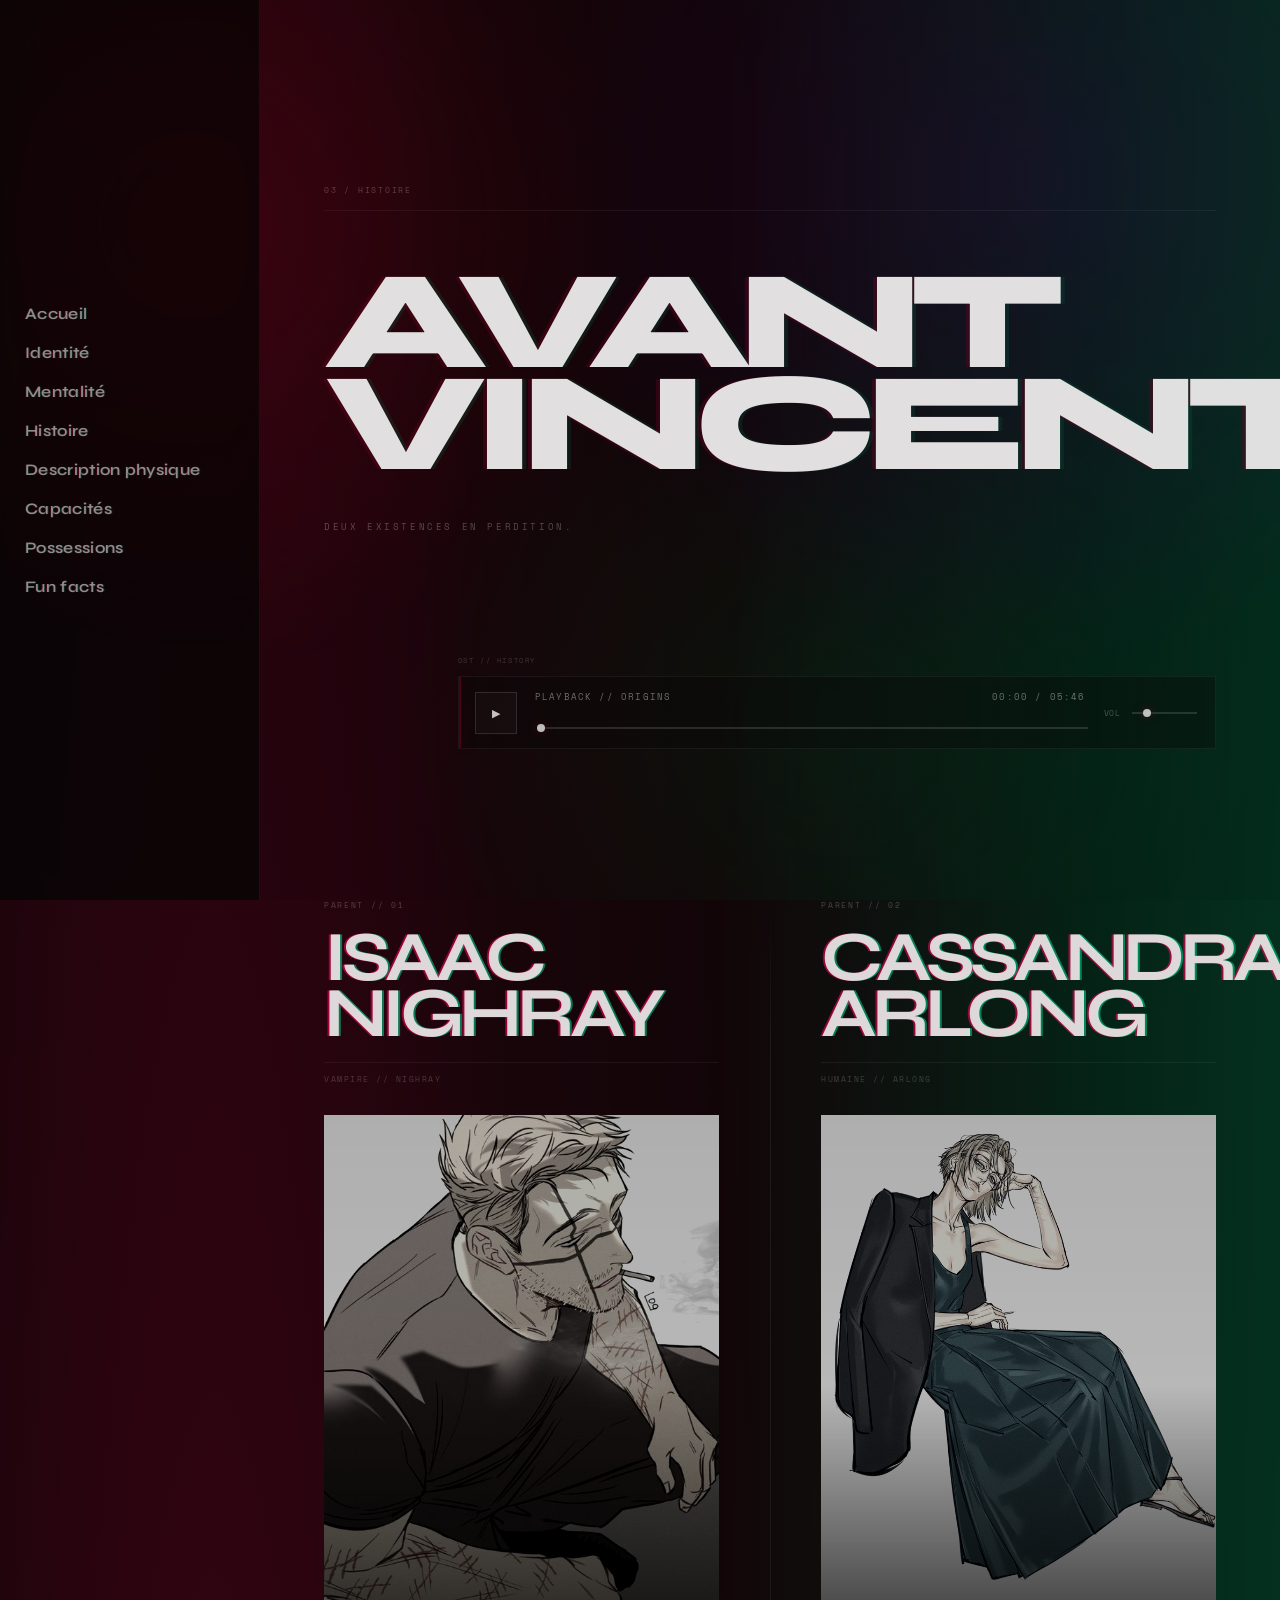
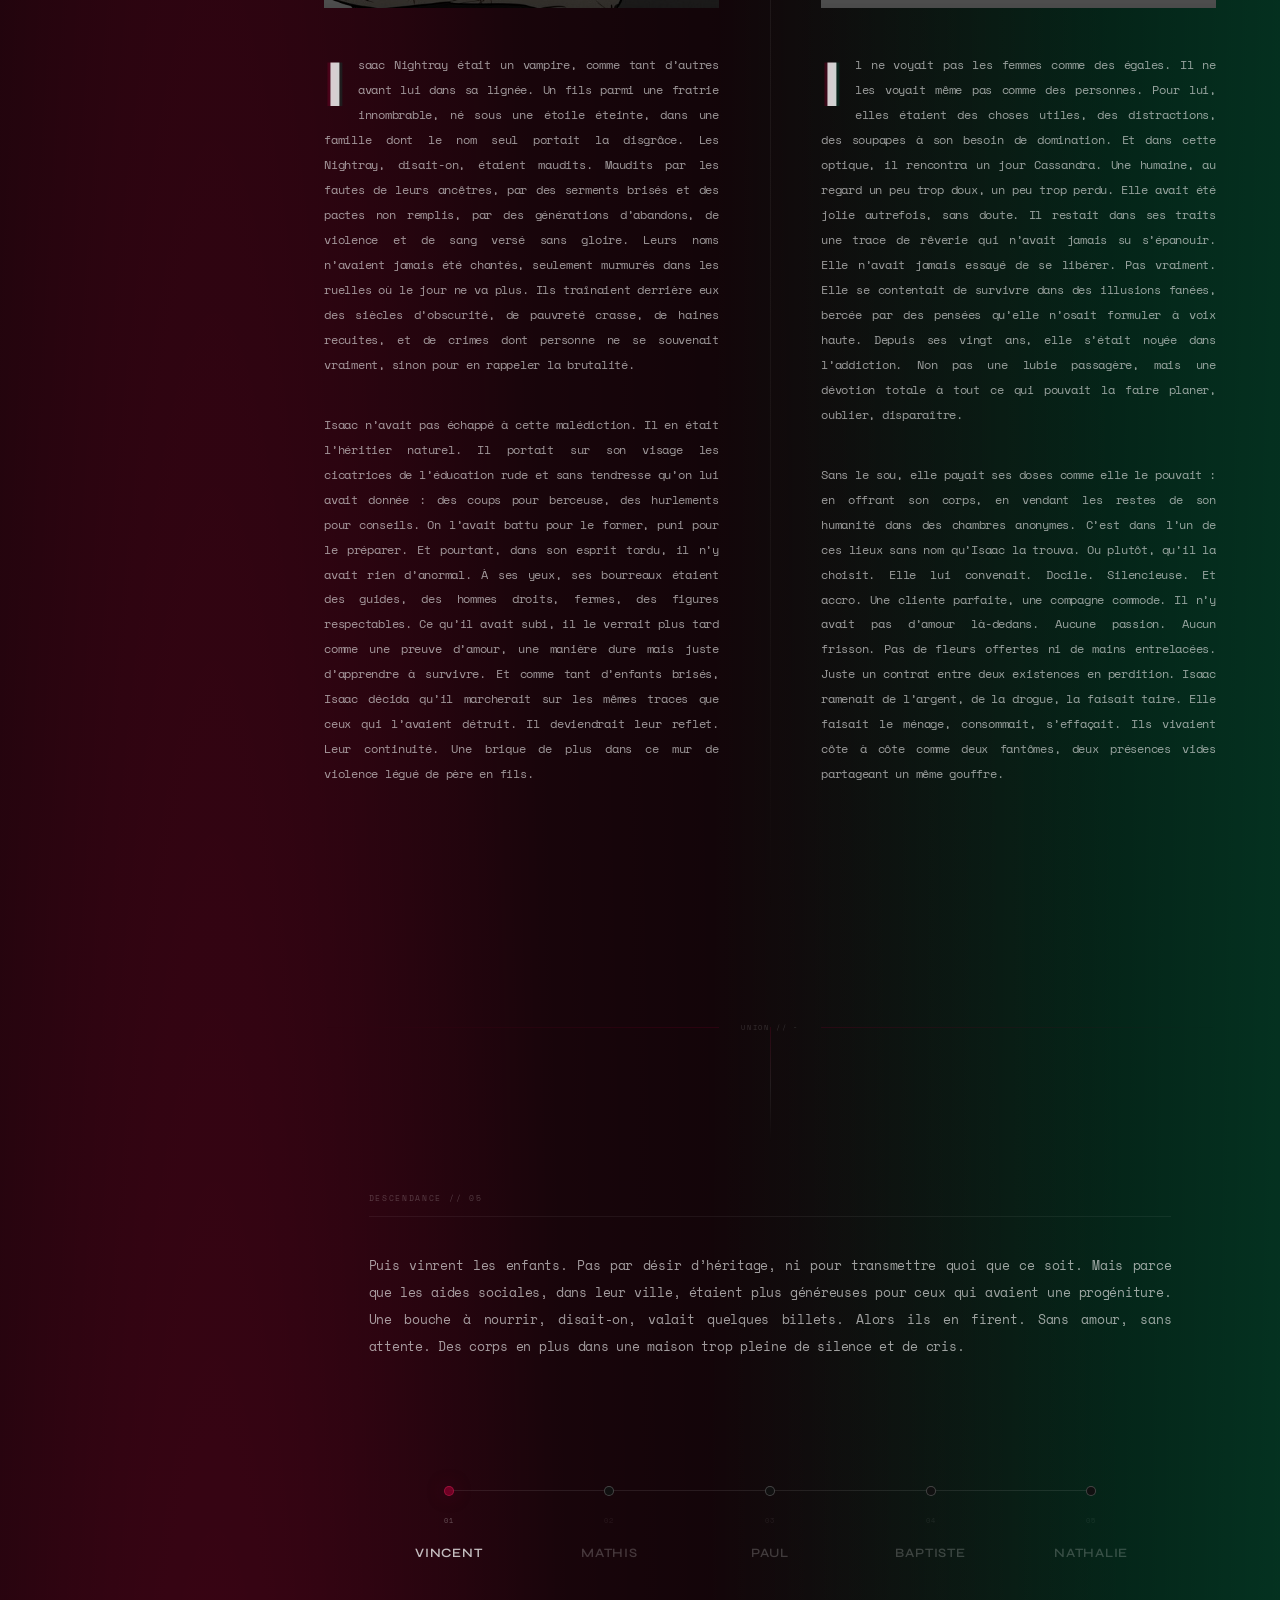
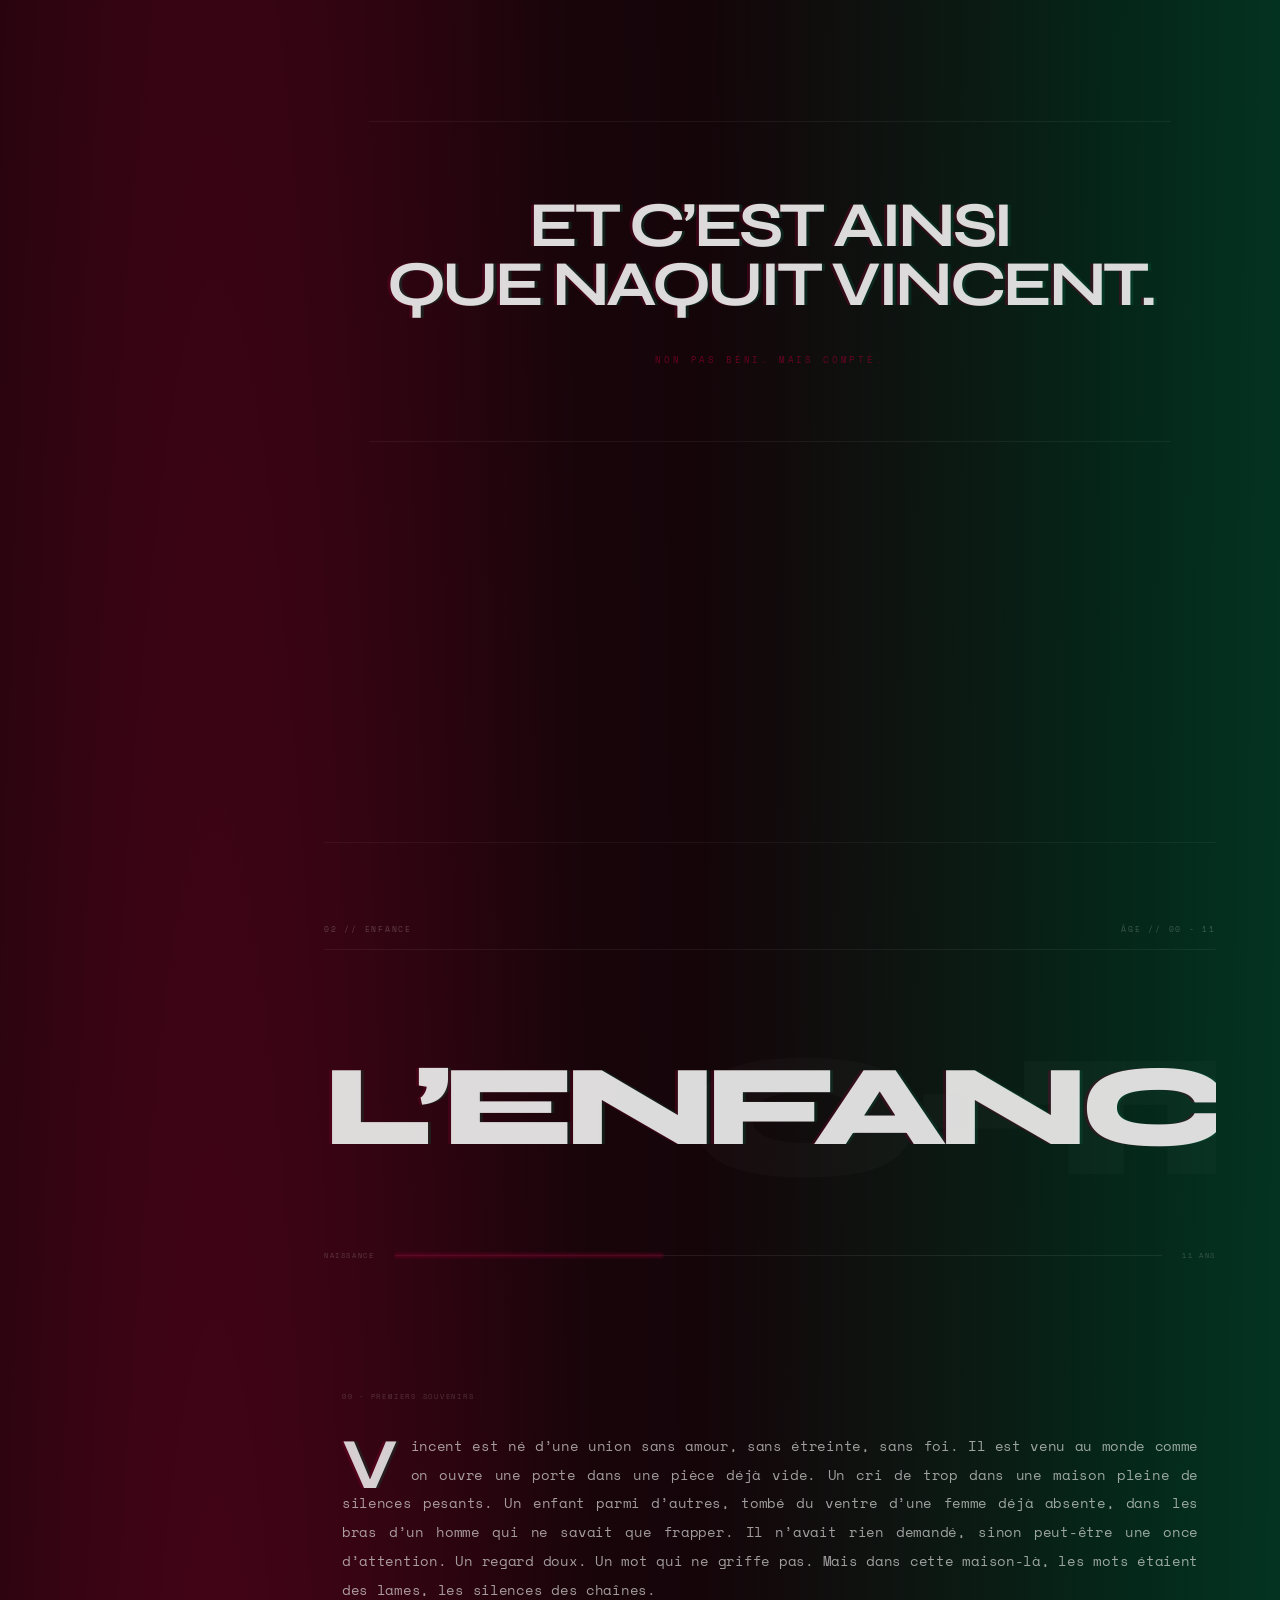
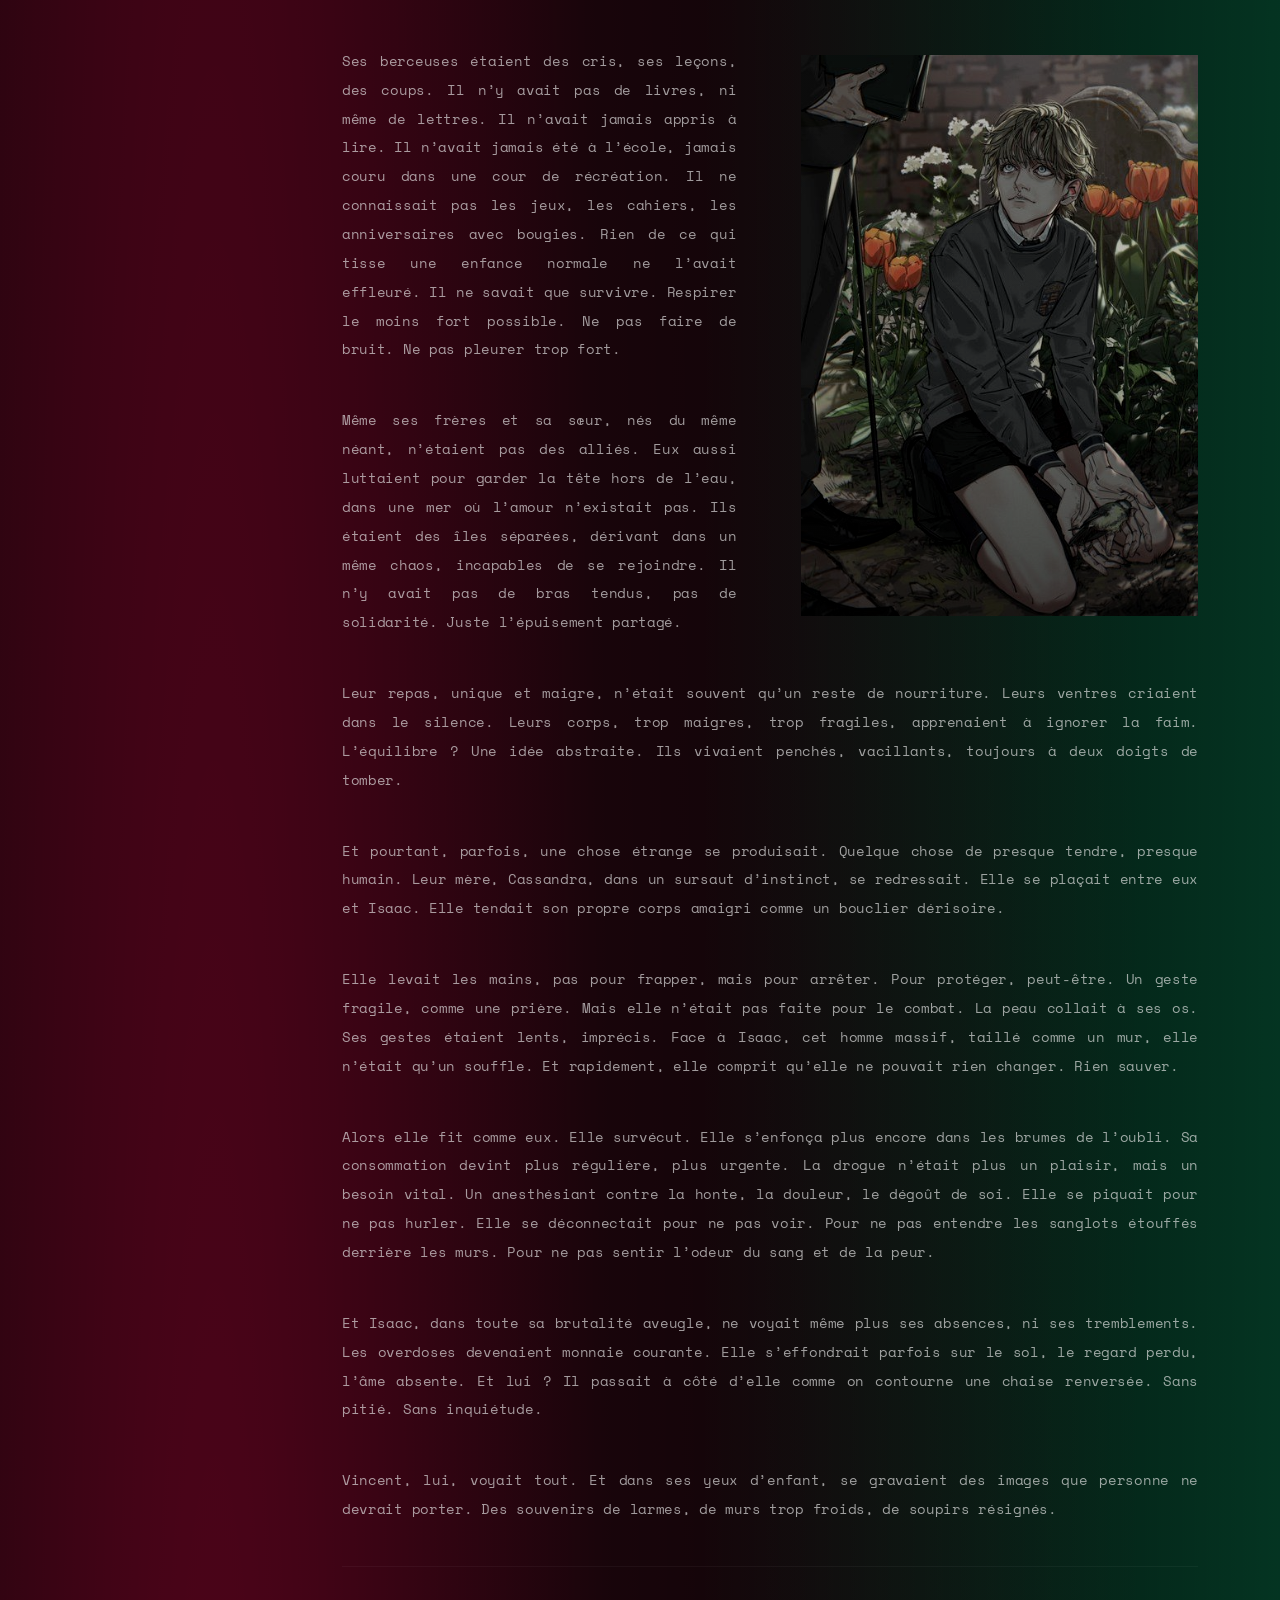
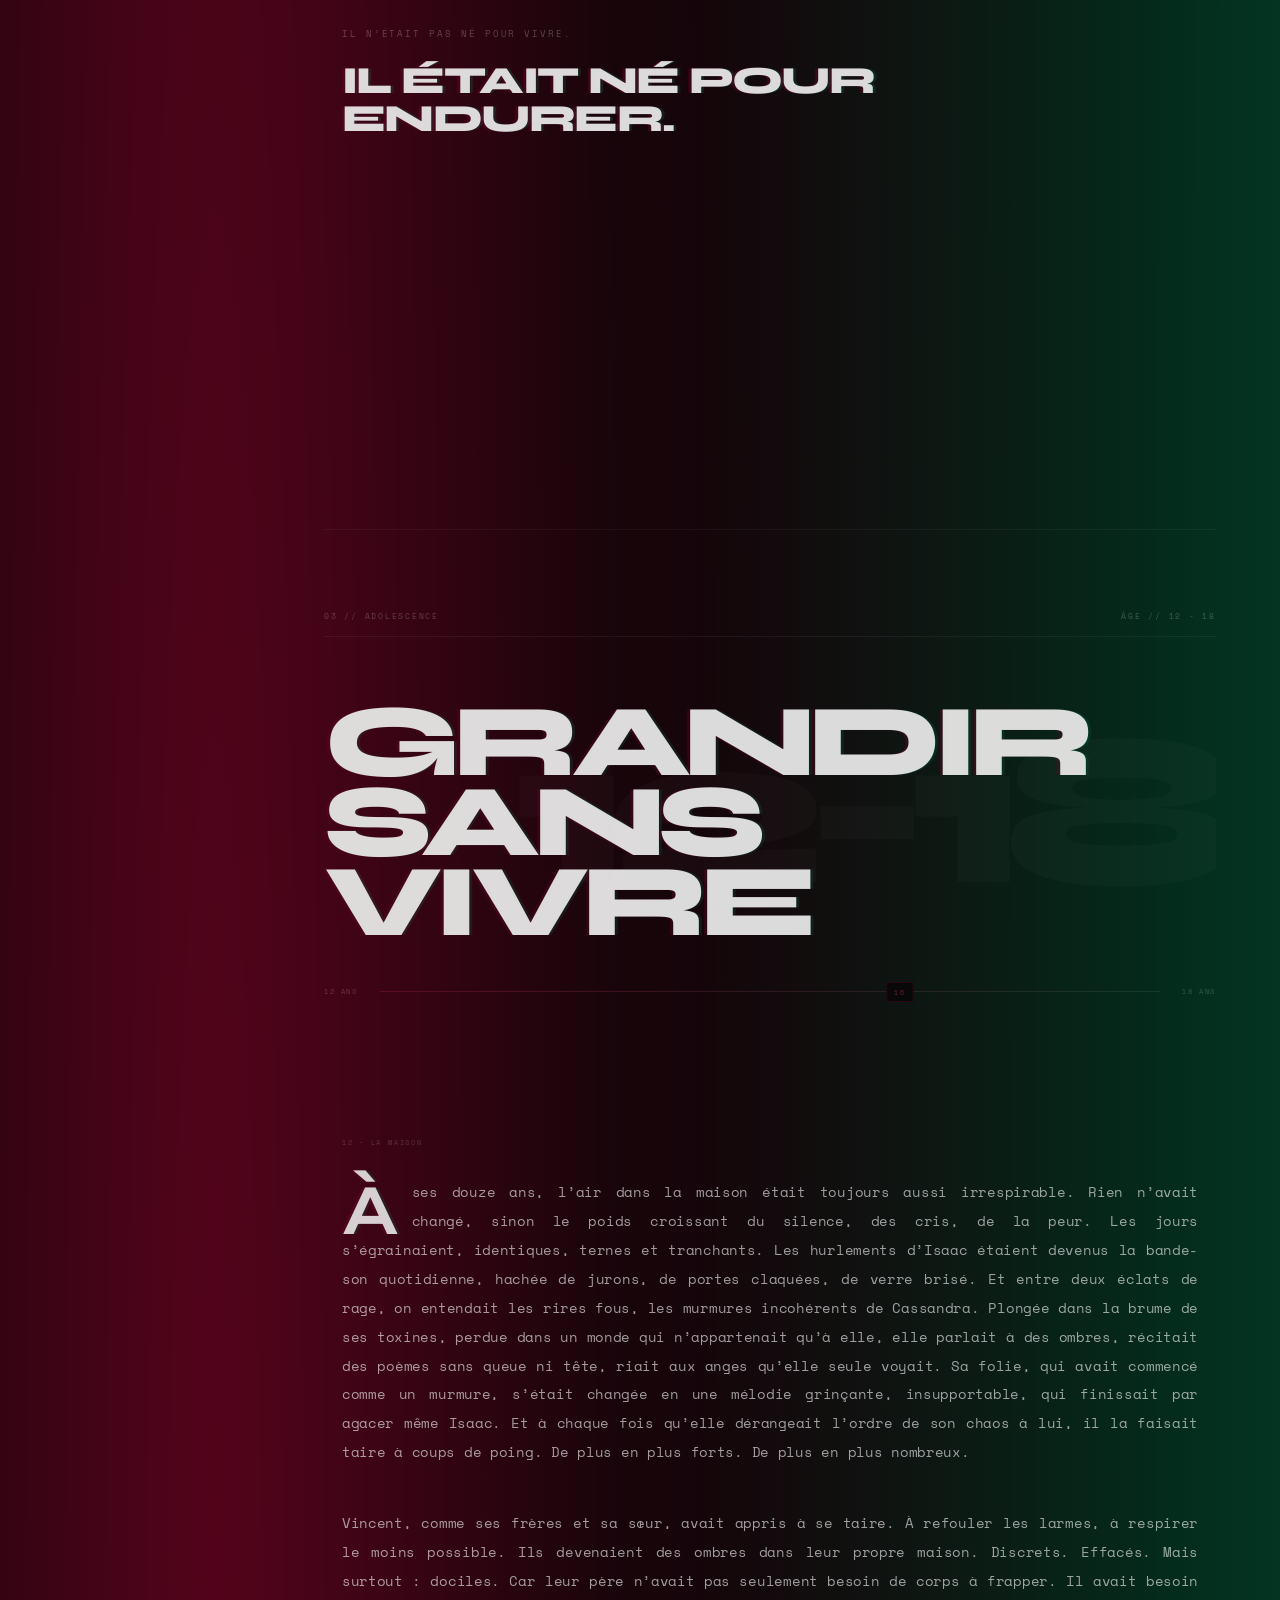
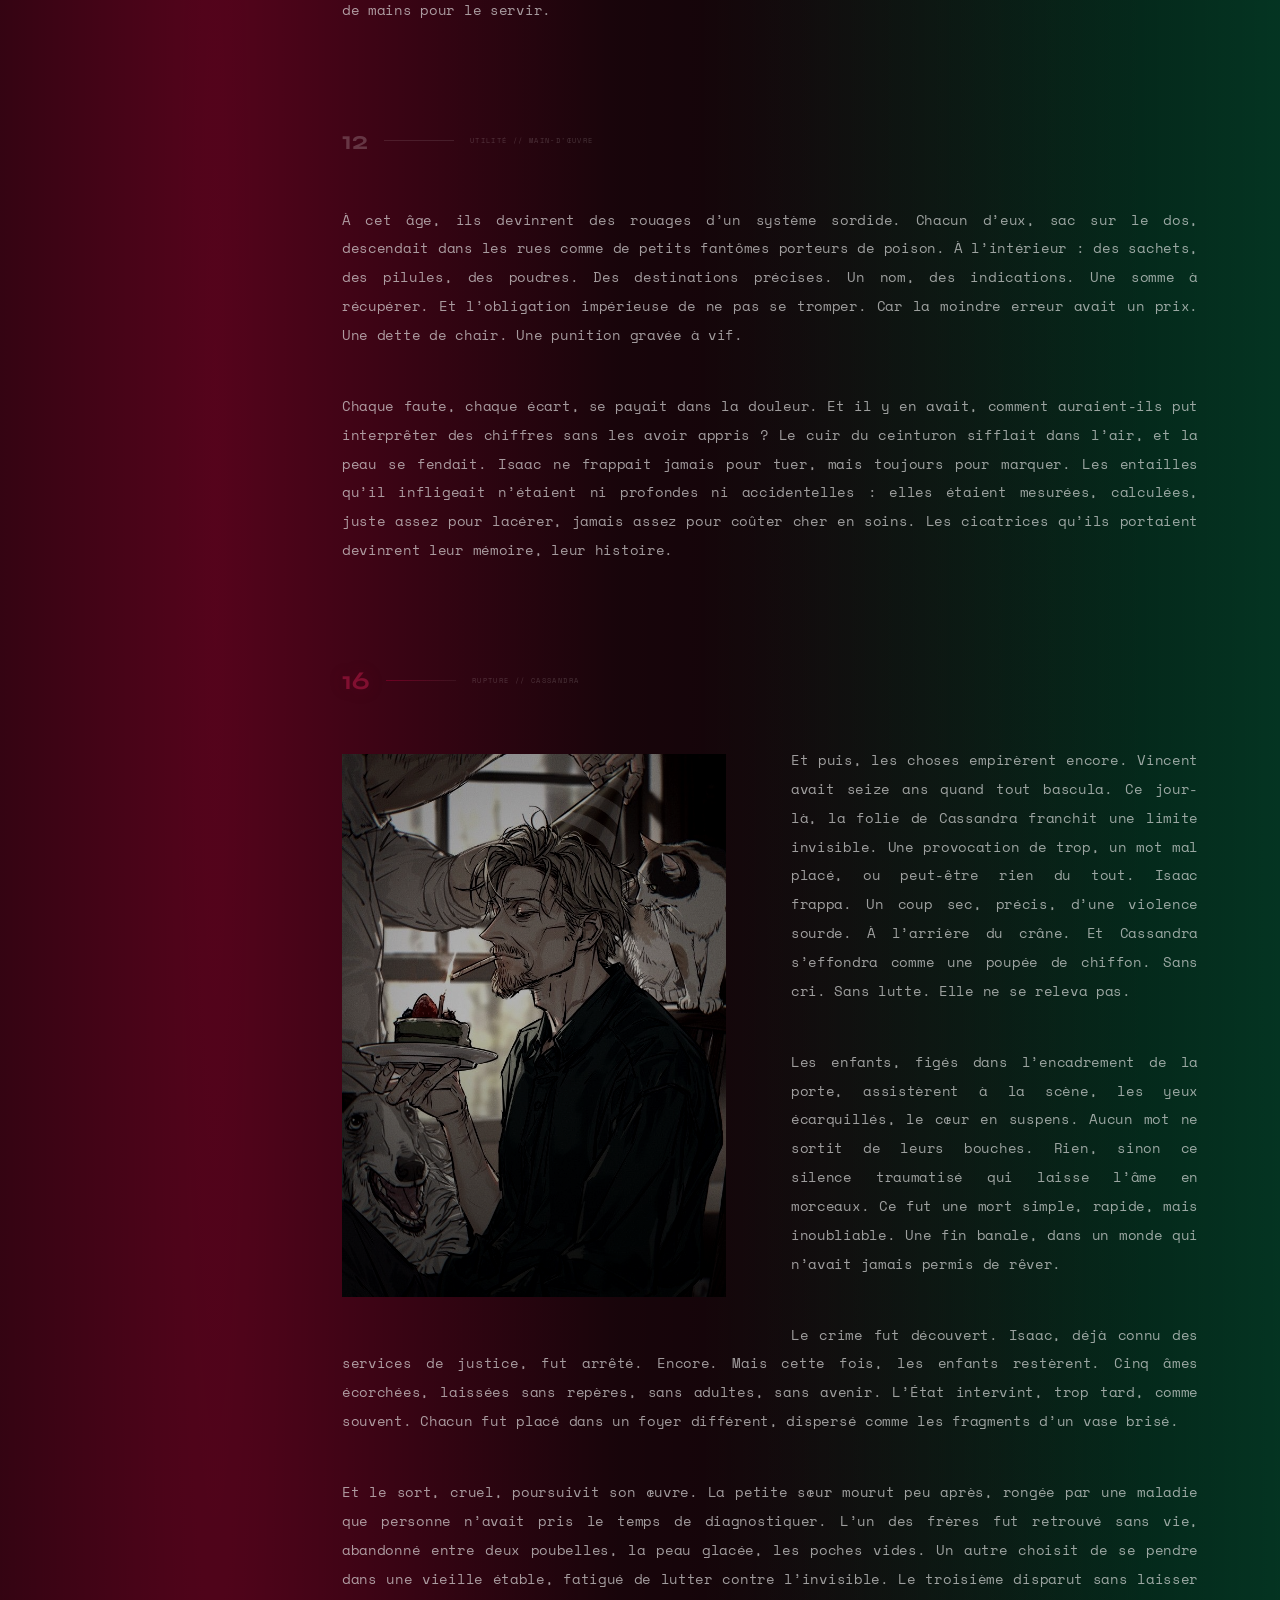
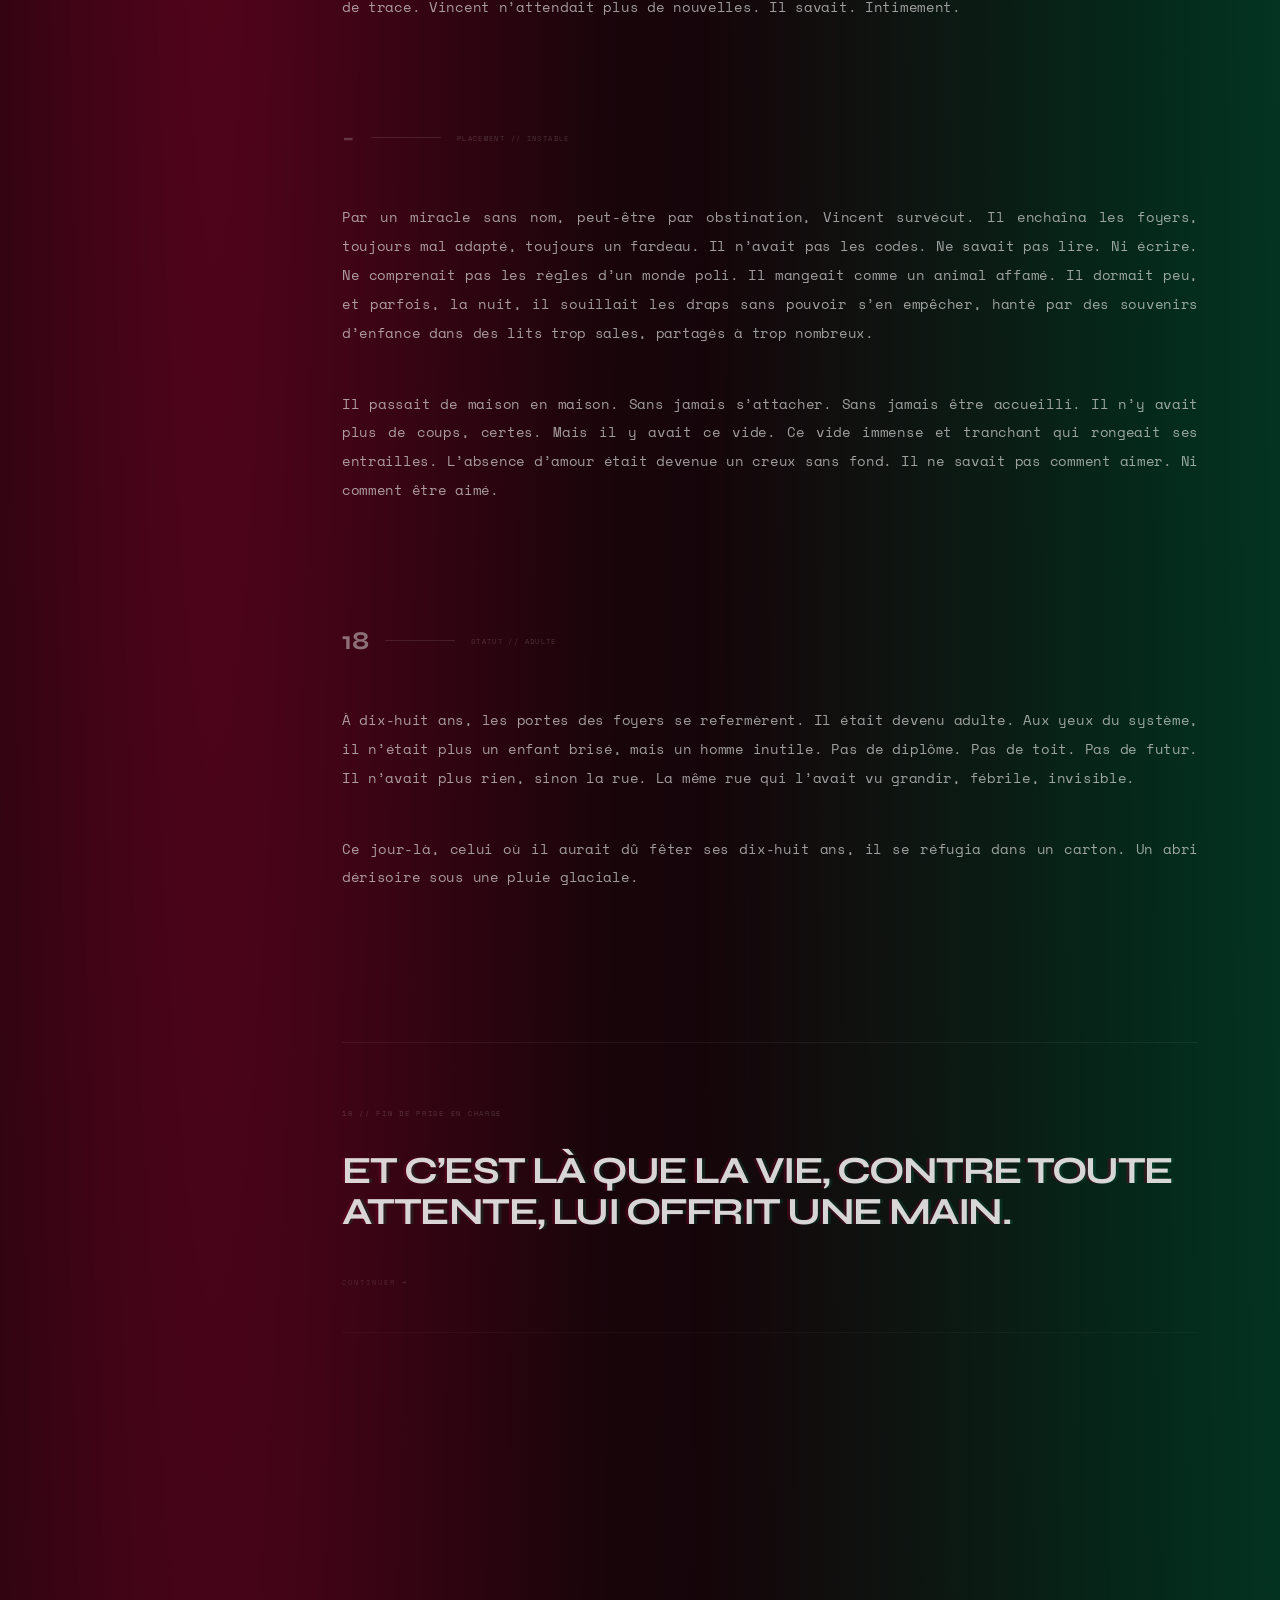
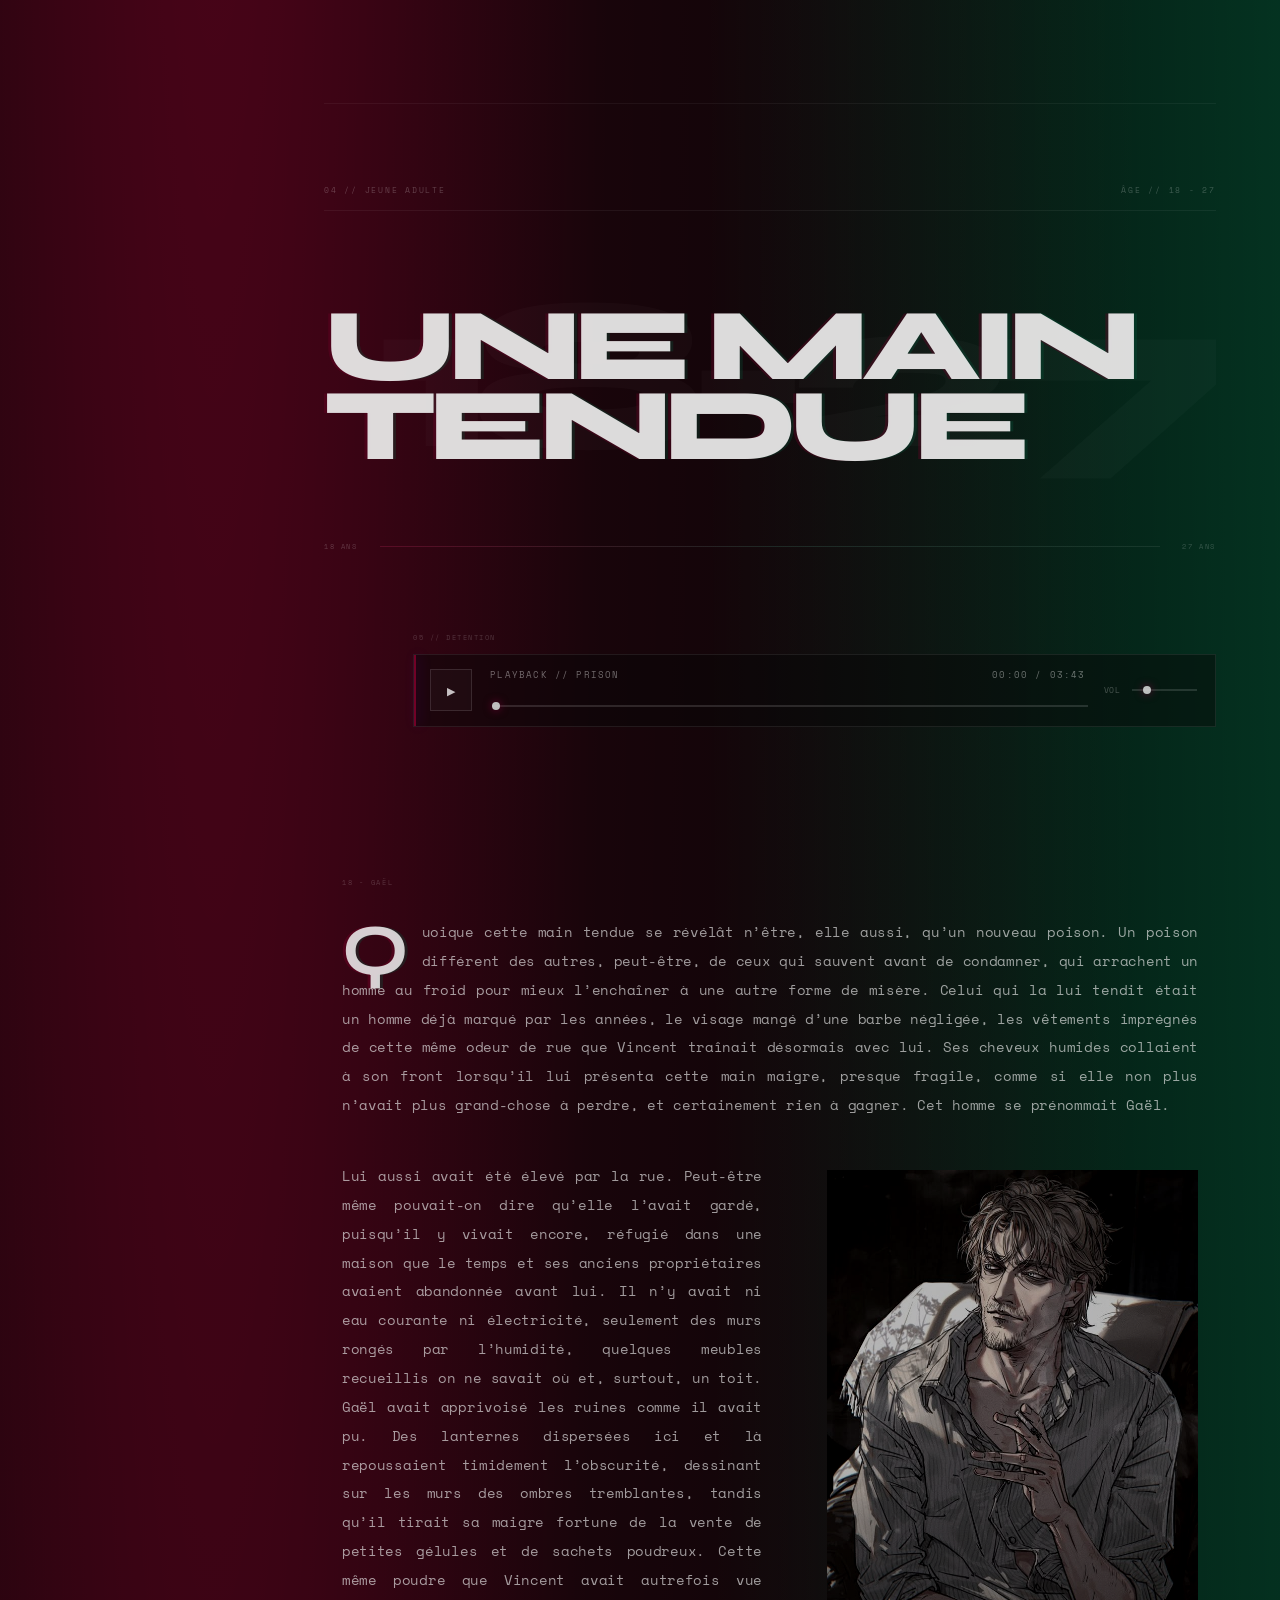
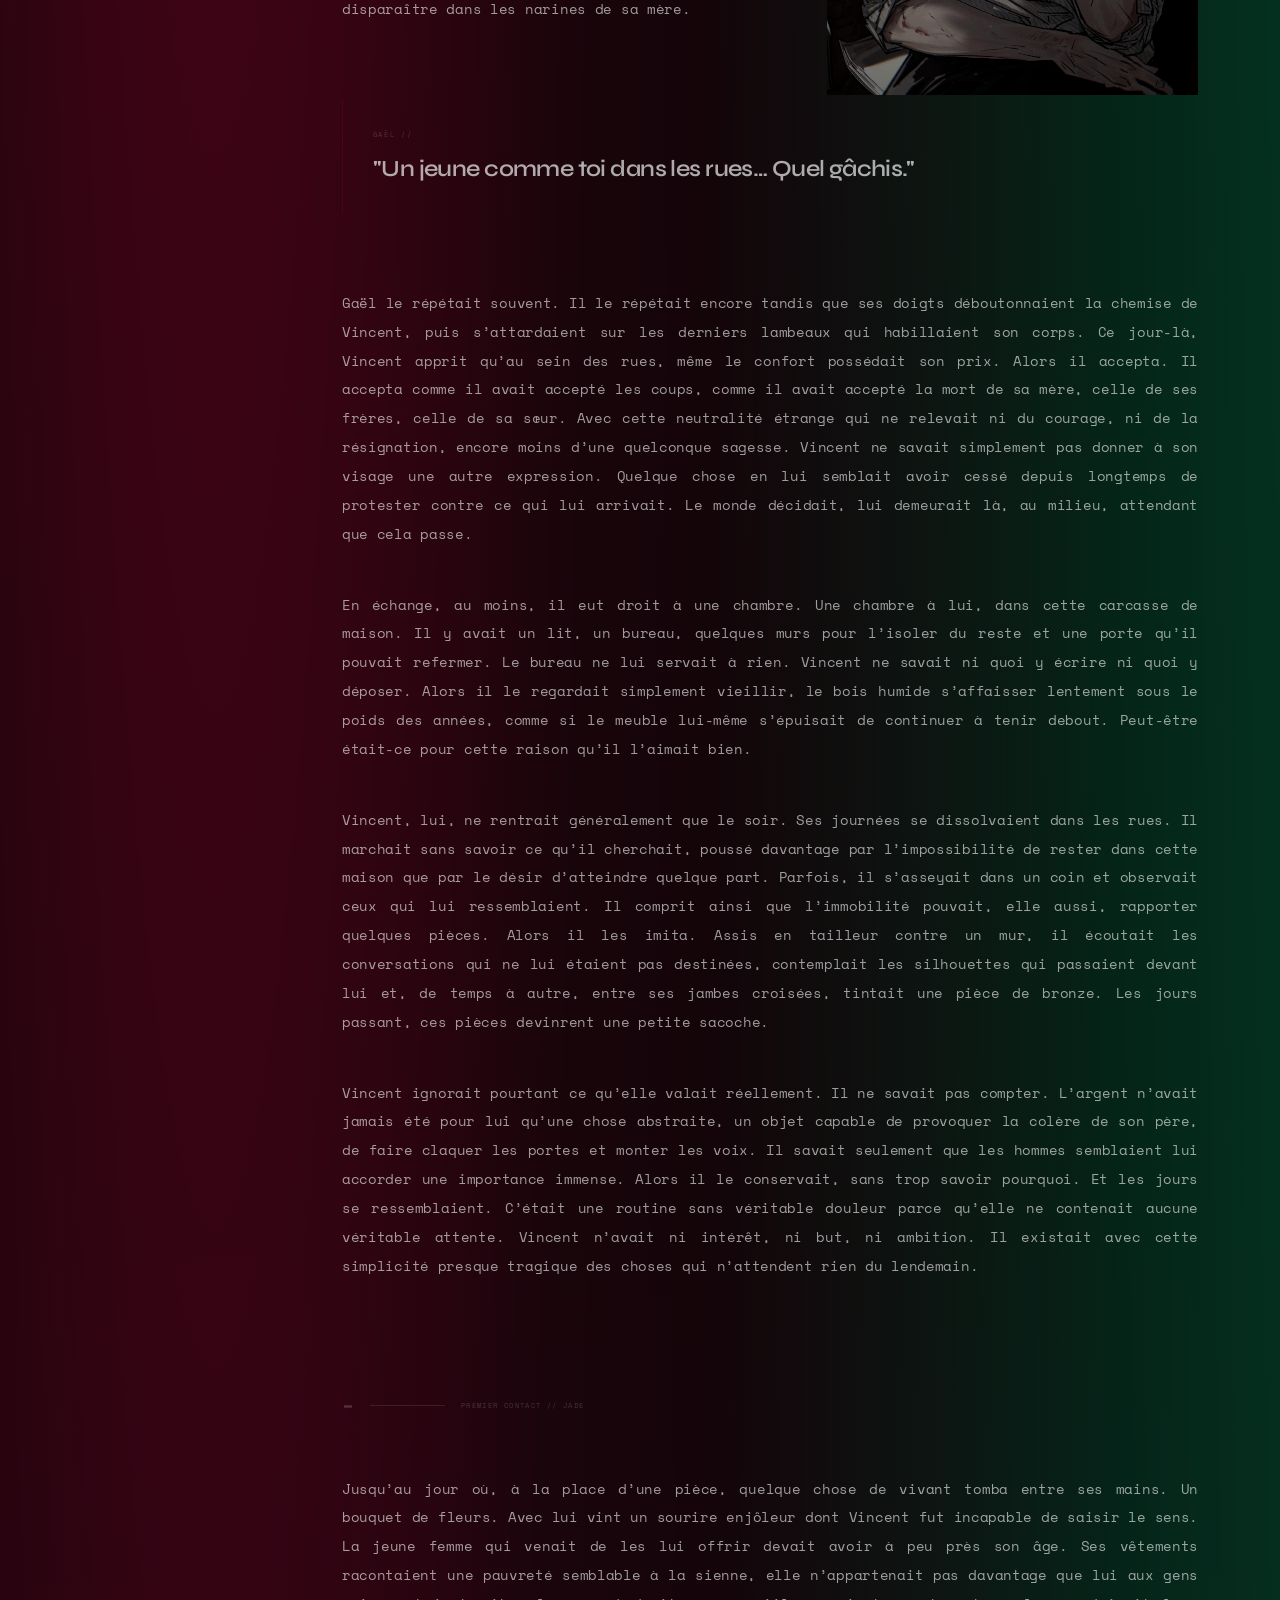
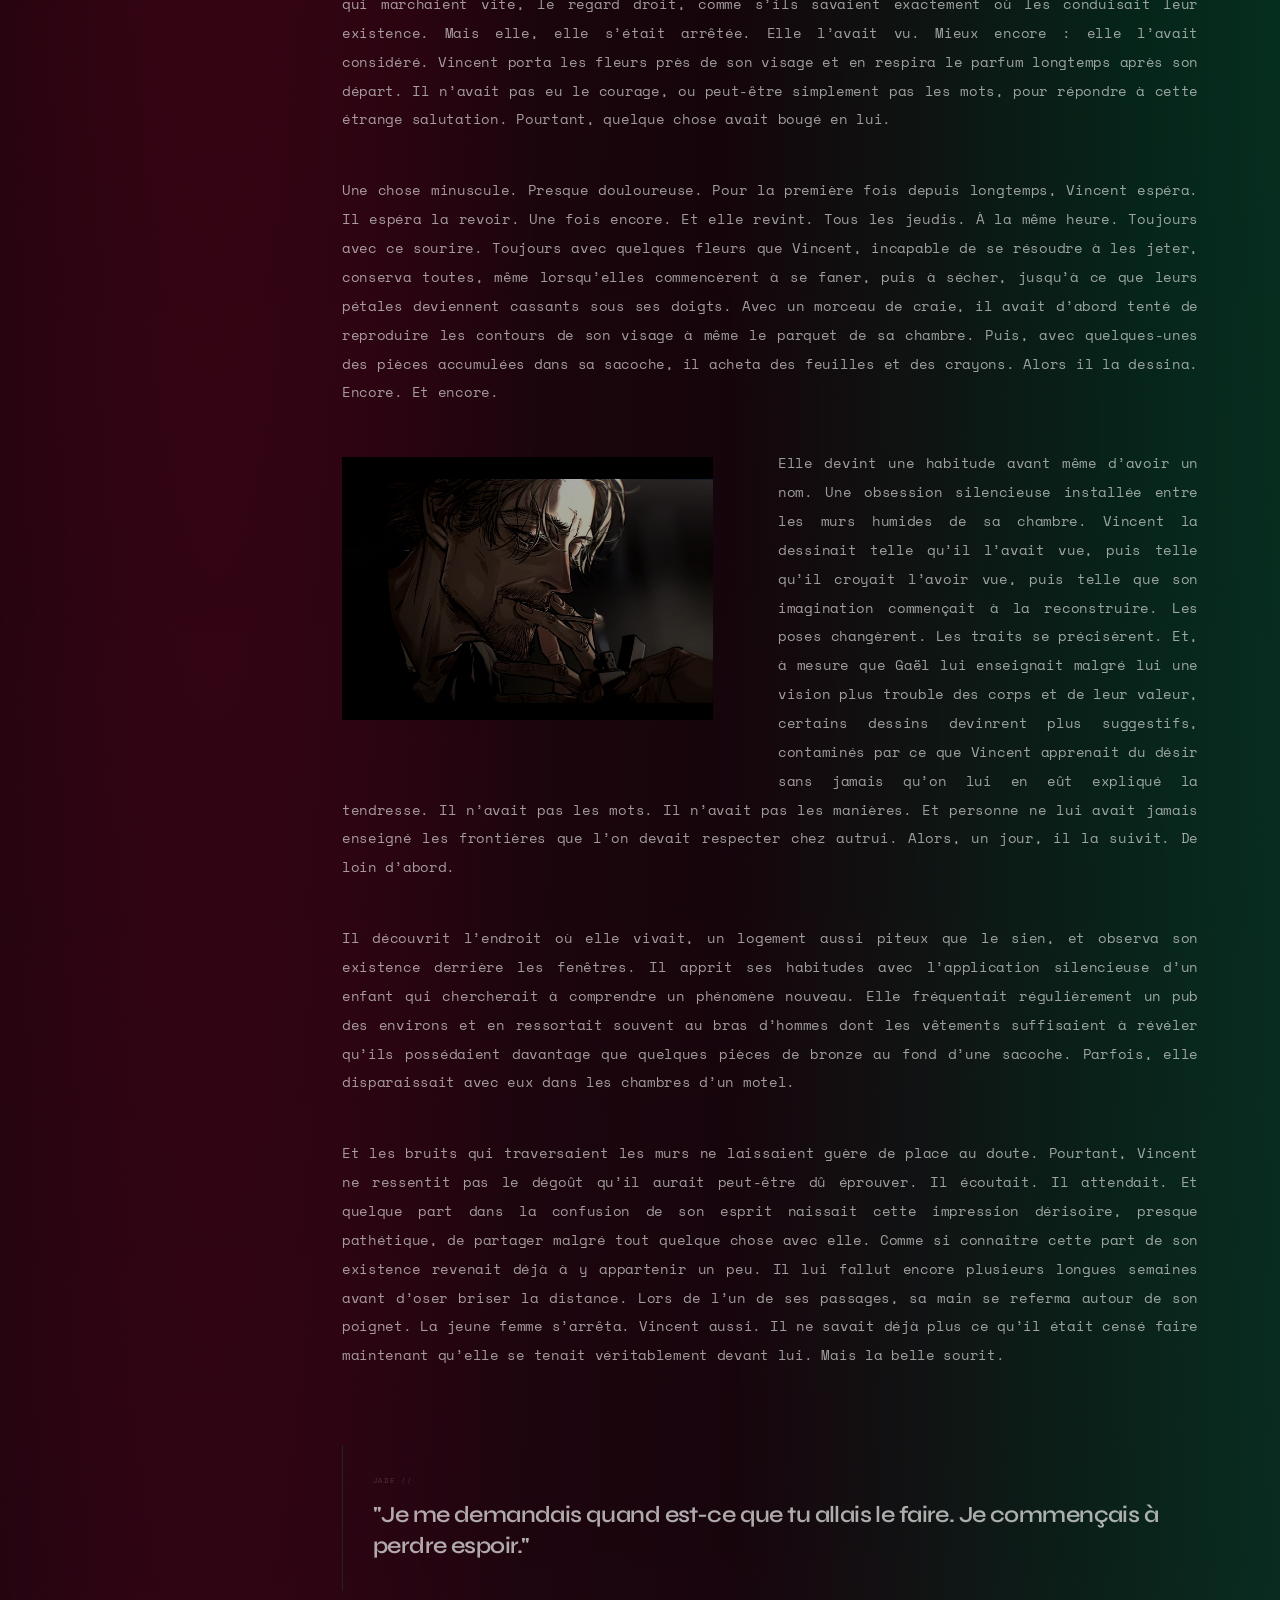
<file: histoire.html>
<!DOCTYPE html>

<html lang="fr">
<head>
<meta charset="utf-8"/>
<meta content="width=device-width, initial-scale=1.0" name="viewport"/>
<title>Histoire</title>
<link href="css/style.css" rel="stylesheet"/>
<link href="favicon.png" rel="icon" type="image/png"/>
</head>
<body>
<nav>
<a href="index.html">Accueil</a>
<a href="identite.html">Identité</a>
<a href="mentalite.html">Mentalité</a>
<a href="histoire.html">Histoire</a>
<a href="physique.html">Description physique</a>
<a href="capacites.html">Capacités</a>
<a href="possessions.html">Possessions</a>
<a href="fun-facts.html">Fun facts</a>
</nav>
<main class="history-page">
<div class="page-container">
<section class="history-origins">
<header class="history-header">
<div class="history-topline">
<span>03 / HISTOIRE</span>
</div>
<h1>
                    AVANT<br/>
                    VINCENT
                </h1>
<p class="history-subtitle">
                    DEUX EXISTENCES EN PERDITION.
                </p>
</header>
<div class="history-ost">
<div class="history-ost-label">
<span>OST // HISTORY</span>
</div>
<div class="mental-audio-player history-audio-player">
<button class="audio-play" type="button">
<span class="play-symbol">▶</span>
</button>
<div class="audio-information">
<div class="audio-heading">
<span class="audio-label">
                    PLAYBACK // ORIGINS
                </span>
<span class="audio-time">
                    00:00 / 00:00
                </span>
</div>
<input class="audio-progress" max="100" min="0" step="0.1" type="range" value="0"/>
</div>
<div class="audio-volume">
<span class="volume-icon">
                VOL
            </span>
<input class="volume-slider" max="1" min="0" step="0.01" type="range" value="0.2"/>
</div>
<audio class="mental-audio">
<source src="assets/audio/histoire-ost.mp3" type="audio/mpeg"/>
</audio>
</div>
</div>
<div class="parents-grid">
<article class="parent parent-father">
<header class="parent-heading">
<span class="parent-index">
                            PARENT // 01
                        </span>
<h2>
                            ISAAC<br/>
                            NIGHRAY
                        </h2>
<span class="parent-data">
                            VAMPIRE // NIGHRAY
                        </span>
</header>
<figure class="parent-portrait trip-image">
<img alt="Isaac Nightray" src="assets/images/pere.png"/>
</figure>
<div class="parent-text">
<p>
                            Isaac Nightray était un vampire, comme tant d’autres avant lui dans sa lignée. Un fils parmi une fratrie innombrable, né sous une étoile éteinte, dans une famille dont le nom seul portait la disgrâce. Les Nightray, disait-on, étaient maudits. Maudits par les fautes de leurs ancêtres, par des serments brisés et des pactes non remplis, par des générations d’abandons, de violence et de sang versé sans gloire. Leurs noms n’avaient jamais été chantés, seulement murmurés dans les ruelles où le jour ne va plus. Ils traînaient derrière eux des siècles d’obscurité, de pauvreté crasse, de haines recuites, et de crimes dont personne ne se souvenait vraiment, sinon pour en rappeler la brutalité.
                        </p>
<p>
                            Isaac n’avait pas échappé à cette malédiction. Il en était l’héritier naturel. Il portait sur son visage les cicatrices de l’éducation rude et sans tendresse qu’on lui avait donnée : des coups pour berceuse, des hurlements pour conseils. On l’avait battu pour le former, puni pour le préparer. Et pourtant, dans son esprit tordu, il n’y avait rien d’anormal. À ses yeux, ses bourreaux étaient des guides, des hommes droits, fermes, des figures respectables. Ce qu’il avait subi, il le verrait plus tard comme une preuve d’amour, une manière dure mais juste d’apprendre à survivre. Et comme tant d’enfants brisés, Isaac décida qu’il marcherait sur les mêmes traces que ceux qui l’avaient détruit. Il deviendrait leur reflet. Leur continuité. Une brique de plus dans ce mur de violence légué de père en fils.
                        </p>
</div>
</article>
<article class="parent parent-mother">
<header class="parent-heading">
<span class="parent-index">
                            PARENT // 02
                        </span>
<h2>
                            CASSANDRA<br/>
                            ARLONG
                        </h2>
<span class="parent-data">
                            HUMAINE // ARLONG
                        </span>
</header>
<figure class="parent-portrait trip-image">
<img alt="Cassandra" src="assets/images/mere.png"/>
</figure>
<div class="parent-text">
<p>
                            Il ne voyait pas les femmes comme des égales. Il ne les voyait même pas comme des personnes. Pour lui, elles étaient des choses utiles, des distractions, des soupapes à son besoin de domination. Et dans cette optique, il rencontra un jour Cassandra. Une humaine, au regard un peu trop doux, un peu trop perdu. Elle avait été jolie autrefois, sans doute. Il restait dans ses traits une trace de rêverie qui n’avait jamais su s’épanouir. Elle n’avait jamais essayé de se libérer. Pas vraiment. Elle se contentait de survivre dans des illusions fanées, bercée par des pensées qu’elle n’osait formuler à voix haute. Depuis ses vingt ans, elle s’était noyée dans l’addiction. Non pas une lubie passagère, mais une dévotion totale à tout ce qui pouvait la faire planer, oublier, disparaître.
                        </p>
<p>
                            Sans le sou, elle payait ses doses comme elle le pouvait : en offrant son corps, en vendant les restes de son humanité dans des chambres anonymes. C’est dans l’un de ces lieux sans nom qu’Isaac la trouva. Ou plutôt, qu’il la choisit. Elle lui convenait. Docile. Silencieuse. Et accro. Une cliente parfaite, une compagne commode. Il n’y avait pas d’amour là-dedans. Aucune passion. Aucun frisson. Pas de fleurs offertes ni de mains entrelacées. Juste un contrat entre deux existences en perdition. Isaac ramenait de l’argent, de la drogue, la faisait taire. Elle faisait le ménage, consommait, s’effaçait. Ils vivaient côte à côte comme deux fantômes, deux présences vides partageant un même gouffre.
                        </p>
</div>
</article>
</div>
<div aria-hidden="true" class="bloodline-convergence">
<div class="bloodline bloodline-left"></div>
<span>
                    UNION // -
                </span>
<div class="bloodline bloodline-right"></div>
</div>
<article class="children-origin">
<div class="children-label">
                    DESCENDANCE // 05
                </div>
<p>
                    Puis vinrent les enfants. Pas par désir d’héritage, ni pour transmettre quoi que ce soit. Mais parce que les aides sociales, dans leur ville, étaient plus généreuses pour ceux qui avaient une progéniture. Une bouche à nourrir, disait-on, valait quelques billets. Alors ils en firent. Sans amour, sans attente. Des corps en plus dans une maison trop pleine de silence et de cris.
                </p>
<div class="children-record">
<span class="record-line"></span>
<div class="child-nodes">
<span class="child-node vincent-node">
<i>01</i>
<strong>VINCENT</strong>
</span>
<span class="child-node">
<i>02</i>
<strong>MATHIS</strong>
</span>
<span class="child-node">
<i>03</i>
<strong>PAUL</strong>
</span>
<span class="child-node">
<i>04</i>
<strong>BAPTISTE</strong>
</span>
<span class="child-node">
<i>05</i>
<strong>NATHALIE</strong>
</span>
</div>
</div>
<div class="vincent-birth">
<strong>
                        ET C’EST AINSI<br/>
                        QUE NAQUIT VINCENT.
                    </strong>
<small>
                        NON PAS BÉNI. MAIS COMPTÉ.
                    </small>
</div>
</article>
</section>
<section class="childhood-section">
<header class="childhood-header">
<div class="childhood-topline">
<span>02 // ENFANCE</span>
<span>ÂGE // 00 - 11</span>
</div>
<div class="childhood-title">
<span aria-hidden="true" class="childhood-age">
                0-11
            </span>
<div>
<h2>
                    L’ENFANCE
                </h2>
</div>
</div>
<div class="childhood-period">
<span>NAISSANCE</span>
<div class="period-line">
<i></i>
</div>
<span>11 ANS</span>
</div>
</header>
<div class="childhood-opening">
<span class="history-margin-note">
        00 - PREMIERS SOUVENIRS
    </span>
<div class="childhood-text">
<p>
            Vincent est né d’une union sans amour, sans étreinte, sans foi. Il est venu au monde comme on ouvre une porte dans une pièce déjà vide. Un cri de trop dans une maison pleine de silences pesants. Un enfant parmi d’autres, tombé du ventre d’une femme déjà absente, dans les bras d’un homme qui ne savait que frapper. Il n’avait rien demandé, sinon peut-être une once d’attention. Un regard doux. Un mot qui ne griffe pas. Mais dans cette maison-là, les mots étaient des lames, les silences des chaînes.
        </p>
<figure class="childhood-inline-memory">
<div class="childhood-inline-image">
<img alt="Enfance de Vincent Nightray" src="assets/images/histoire1.png"/>
</div>
</figure>
<p>
            Ses berceuses étaient des cris, ses leçons, des coups. Il n’y avait pas de livres, ni même de lettres. Il n’avait jamais appris à lire. Il n’avait jamais été à l’école, jamais couru dans une cour de récréation. Il ne connaissait pas les jeux, les cahiers, les anniversaires avec bougies. Rien de ce qui tisse une enfance normale ne l’avait effleuré. Il ne savait que survivre. Respirer le moins fort possible. Ne pas faire de bruit. Ne pas pleurer trop fort.
        </p>
<p>
            Même ses frères et sa sœur, nés du même néant, n’étaient pas des alliés. Eux aussi luttaient pour garder la tête hors de l’eau, dans une mer où l’amour n’existait pas. Ils étaient des îles séparées, dérivant dans un même chaos, incapables de se rejoindre. Il n’y avait pas de bras tendus, pas de solidarité. Juste l’épuisement partagé.
        </p>
<p>
            Leur repas, unique et maigre, n’était souvent qu’un reste de nourriture. Leurs ventres criaient dans le silence. Leurs corps, trop maigres, trop fragiles, apprenaient à ignorer la faim. L’équilibre ? Une idée abstraite. Ils vivaient penchés, vacillants, toujours à deux doigts de tomber.
        </p>
<p>
                Et pourtant, parfois, une chose étrange se produisait. Quelque chose de presque tendre, presque humain. Leur mère, Cassandra, dans un sursaut d’instinct, se redressait. Elle se plaçait entre eux et Isaac. Elle tendait son propre corps amaigri comme un bouclier dérisoire.
            </p>
<p>
                Elle levait les mains, pas pour frapper, mais pour arrêter. Pour protéger, peut-être. Un geste fragile, comme une prière. Mais elle n’était pas faite pour le combat. La peau collait à ses os. Ses gestes étaient lents, imprécis. Face à Isaac, cet homme massif, taillé comme un mur, elle n’était qu’un souffle. Et rapidement, elle comprit qu’elle ne pouvait rien changer. Rien sauver.
            </p>
<p>
                Alors elle fit comme eux. Elle survécut. Elle s’enfonça plus encore dans les brumes de l’oubli. Sa consommation devint plus régulière, plus urgente. La drogue n’était plus un plaisir, mais un besoin vital. Un anesthésiant contre la honte, la douleur, le dégoût de soi. Elle se piquait pour ne pas hurler. Elle se déconnectait pour ne pas voir. Pour ne pas entendre les sanglots étouffés derrière les murs. Pour ne pas sentir l’odeur du sang et de la peur.
            </p>
<p>
                Et Isaac, dans toute sa brutalité aveugle, ne voyait même plus ses absences, ni ses tremblements. Les overdoses devenaient monnaie courante. Elle s’effondrait parfois sur le sol, le regard perdu, l’âme absente. Et lui ? Il passait à côté d’elle comme on contourne une chaise renversée. Sans pitié. Sans inquiétude.
            </p>
<p>
            Vincent, lui, voyait tout. Et dans ses yeux d’enfant, se gravaient des images que personne ne devrait porter. Des souvenirs de larmes, de murs trop froids, de soupirs résignés.
        </p>
<div class="childhood-final">
<span>
                IL N’ÉTAIT PAS NÉ POUR VIVRE.
            </span>
<strong>
                IL ÉTAIT NÉ POUR ENDURER.
            </strong>
</div>
</div>
</div></section>
<section class="adolescence-section">
<header class="adolescence-header">
<div class="adolescence-topline">
<span>03 // ADOLESCENCE</span>
<span>ÂGE // 12 - 18</span>
</div>
<div class="adolescence-title">
<span aria-hidden="true" class="adolescence-age">
                12-18
            </span>
<div>
<h2>
                    GRANDIR<br/>
                    SANS VIVRE
                </h2>
</div>
</div>
<div class="adolescence-period">
<span>12 ANS</span>
<div class="adolescence-period-line">
<i></i>
<b class="age-break age-sixteen">16</b>
</div>
<span>18 ANS</span>
</div>
</header>
<div class="adolescence-story">
<span class="history-margin-note">
            12 - LA MAISON
        </span>
<div class="adolescence-text">
<p>
                À ses douze ans, l’air dans la maison était toujours aussi irrespirable. Rien n’avait changé, sinon le poids croissant du silence, des cris, de la peur. Les jours s’égrainaient, identiques, ternes et tranchants. Les hurlements d’Isaac étaient devenus la bande-son quotidienne, hachée de jurons, de portes claquées, de verre brisé. Et entre deux éclats de rage, on entendait les rires fous, les murmures incohérents de Cassandra. Plongée dans la brume de ses toxines, perdue dans un monde qui n’appartenait qu’à elle, elle parlait à des ombres, récitait des poèmes sans queue ni tête, riait aux anges qu’elle seule voyait. Sa folie, qui avait commencé comme un murmure, s’était changée en une mélodie grinçante, insupportable, qui finissait par agacer même Isaac. Et à chaque fois qu’elle dérangeait l’ordre de son chaos à lui, il la faisait taire à coups de poing. De plus en plus forts. De plus en plus nombreux.
            </p>
<p>
                Vincent, comme ses frères et sa sœur, avait appris à se taire. À refouler les larmes, à respirer le moins possible. Ils devenaient des ombres dans leur propre maison. Discrets. Effacés. Mais surtout : dociles. Car leur père n’avait pas seulement besoin de corps à frapper. Il avait besoin de mains pour le servir.
            </p>
<div class="adolescence-marker">
<span>12</span>
<i></i>
<small>UTILITÉ // MAIN-D’ŒUVRE</small>
</div>
<p>
                À cet âge, ils devinrent des rouages d’un système sordide. Chacun d’eux, sac sur le dos, descendait dans les rues comme de petits fantômes porteurs de poison. À l’intérieur : des sachets, des pilules, des poudres. Des destinations précises. Un nom, des indications. Une somme à récupérer. Et l’obligation impérieuse de ne pas se tromper. Car la moindre erreur avait un prix. Une dette de chair. Une punition gravée à vif.
            </p>
<p>
                Chaque faute, chaque écart, se payait dans la douleur. Et il y en avait, comment auraient-ils put interprêter des chiffres sans les avoir appris ? Le cuir du ceinturon sifflait dans l’air, et la peau se fendait. Isaac ne frappait jamais pour tuer, mais toujours pour marquer. Les entailles qu’il infligeait n’étaient ni profondes ni accidentelles : elles étaient mesurées, calculées, juste assez pour lacérer, jamais assez pour coûter cher en soins. Les cicatrices qu’ils portaient devinrent leur mémoire, leur histoire.
            </p>
<div class="adolescence-marker adolescence-marker-critical">
<span>16</span>
<i></i>
<small>RUPTURE // CASSANDRA</small>
</div>
<figure class="adolescence-inline-memory">
<div class="adolescence-inline-image">
<img alt="Adolescence de Vincent Nightray" src="assets/images/histoire2.png"/>
</div>
</figure>
<p>
                Et puis, les choses empirèrent encore. Vincent avait seize ans quand tout bascula. Ce jour-là, la folie de Cassandra franchit une limite invisible. Une provocation de trop, un mot mal placé, ou peut-être rien du tout. Isaac frappa. Un coup sec, précis, d’une violence sourde. À l’arrière du crâne. Et Cassandra s’effondra comme une poupée de chiffon. Sans cri. Sans lutte. Elle ne se releva pas.
            </p>
<p>
                Les enfants, figés dans l’encadrement de la porte, assistèrent à la scène, les yeux écarquillés, le cœur en suspens. Aucun mot ne sortit de leurs bouches. Rien, sinon ce silence traumatisé qui laisse l’âme en morceaux. Ce fut une mort simple, rapide, mais inoubliable. Une fin banale, dans un monde qui n’avait jamais permis de rêver.
            </p>
<p>
                Le crime fut découvert. Isaac, déjà connu des services de justice, fut arrêté. Encore. Mais cette fois, les enfants restèrent. Cinq âmes écorchées, laissées sans repères, sans adultes, sans avenir. L’État intervint, trop tard, comme souvent. Chacun fut placé dans un foyer différent, dispersé comme les fragments d’un vase brisé.
            </p>
<p>
                Et le sort, cruel, poursuivit son œuvre. La petite sœur mourut peu après, rongée par une maladie que personne n’avait pris le temps de diagnostiquer. L’un des frères fut retrouvé sans vie, abandonné entre deux poubelles, la peau glacée, les poches vides. Un autre choisit de se pendre dans une vieille étable, fatigué de lutter contre l’invisible. Le troisième disparut sans laisser de trace. Vincent n’attendait plus de nouvelles. Il savait. Intimement.
            </p>
<div class="adolescence-marker">
<span>-</span>
<i></i>
<small>PLACEMENT // INSTABLE</small>
</div>
<p>
                Par un miracle sans nom, peut-être par obstination, Vincent survécut. Il enchaîna les foyers, toujours mal adapté, toujours un fardeau. Il n’avait pas les codes. Ne savait pas lire. Ni écrire. Ne comprenait pas les règles d’un monde poli. Il mangeait comme un animal affamé. Il dormait peu, et parfois, la nuit, il souillait les draps sans pouvoir s’en empêcher, hanté par des souvenirs d’enfance dans des lits trop sales, partagés à trop nombreux.
            </p>
<p>
                Il passait de maison en maison. Sans jamais s’attacher. Sans jamais être accueilli. Il n’y avait plus de coups, certes. Mais il y avait ce vide. Ce vide immense et tranchant qui rongeait ses entrailles. L’absence d’amour était devenue un creux sans fond. Il ne savait pas comment aimer. Ni comment être aimé.
            </p>
<div class="adolescence-marker adolescence-marker-eighteen">
<span>18</span>
<i></i>
<small>STATUT // ADULTE</small>
</div>
<p>
                À dix-huit ans, les portes des foyers se refermèrent. Il était devenu adulte. Aux yeux du système, il n’était plus un enfant brisé, mais un homme inutile. Pas de diplôme. Pas de toit. Pas de futur. Il n’avait plus rien, sinon la rue. La même rue qui l’avait vu grandir, fébrile, invisible.
            </p>
<p>
                Ce jour-là, celui où il aurait dû fêter ses dix-huit ans, il se réfugia dans un carton. Un abri dérisoire sous une pluie glaciale.
            </p>
<div class="adolescence-ending">
<span>
                    18 // FIN DE PRISE EN CHARGE
                </span>
<strong>
                    ET C’EST LÀ QUE LA VIE, CONTRE TOUTE ATTENTE,
                    LUI OFFRIT UNE MAIN.
                </strong>
<small>
                    CONTINUER →
                </small>
</div>
</div>
</div>
</section>
<section class="young-adult-section">
<header class="young-adult-header">
<div class="young-adult-topline">
<span>04 // JEUNE ADULTE</span>
<span>ÂGE // 18 - 27</span>
</div>
<div class="young-adult-title">
<span aria-hidden="true" class="young-adult-age">
                18-27
            </span>
<div>
<h2>
                    UNE MAIN<br/>
                    TENDUE
                </h2>
</div>
</div>
<div class="young-adult-period">
<span>18 ANS</span>
<div class="young-adult-period-line">
<i></i>
</div>
<span>27 ANS</span>
</div>
</header>
<div class="prison-ost">
<div class="prison-ost-meta">
<span>05 // DETENTION</span>
</div>
<div class="mental-audio-player prison-audio-player">
<button class="audio-play" type="button">
<span class="play-symbol">▶</span>
</button>
<div class="audio-information">
<div class="audio-heading">
<span class="audio-label">
                        PLAYBACK // PRISON
                    </span>
<span class="audio-time">
                        00:00 / 00:00
                    </span>
</div>
<input class="audio-progress" max="100" min="0" step="0.1" type="range" value="0"/>
</div>
<div class="audio-volume">
<span class="volume-icon">
                    VOL
                </span>
<input class="volume-slider" max="1" min="0" step="0.01" type="range" value="0.2"/>
</div>
<audio class="mental-audio">
<source src="assets/audio/histoire-ost2.mp3" type="audio/mpeg"/>
</audio>
</div>
</div>
<div class="young-adult-story">
<span class="history-margin-note">
            18 - GAËL
        </span>
<div class="young-adult-text">
<p>
                Quoique cette main tendue se révélât n’être, elle aussi, qu’un nouveau poison. Un poison différent des autres, peut-être, de ceux qui sauvent avant de condamner, qui arrachent un homme au froid pour mieux l’enchaîner à une autre forme de misère. Celui qui la lui tendit était un homme déjà marqué par les années, le visage mangé d’une barbe négligée, les vêtements imprégnés de cette même odeur de rue que Vincent traînait désormais avec lui. Ses cheveux humides collaient à son front lorsqu’il lui présenta cette main maigre, presque fragile, comme si elle non plus n’avait plus grand-chose à perdre, et certainement rien à gagner. Cet homme se prénommait Gaël.
            </p>
<figure class="young-adult-memory memory-gael">
<div class="young-adult-image">
<img alt="Vincent durant ses jeunes années" src="assets/images/histoire3.png"/>
</div>
</figure>
<p>
                Lui aussi avait été élevé par la rue. Peut-être même pouvait-on dire qu’elle l’avait gardé, puisqu’il y vivait encore, réfugié dans une maison que le temps et ses anciens propriétaires avaient abandonnée avant lui. Il n’y avait ni eau courante ni électricité, seulement des murs rongés par l’humidité, quelques meubles recueillis on ne savait où et, surtout, un toit. Gaël avait apprivoisé les ruines comme il avait pu. Des lanternes dispersées ici et là repoussaient timidement l’obscurité, dessinant sur les murs des ombres tremblantes, tandis qu’il tirait sa maigre fortune de la vente de petites gélules et de sachets poudreux. Cette même poudre que Vincent avait autrefois vue disparaître dans les narines de sa mère.
            </p>
<blockquote class="gael-quote">
<span>GAËL //</span>
<strong>
                    "Un jeune comme toi dans les rues… Quel gâchis."
                </strong>
</blockquote>
<p>
                Gaël le répétait souvent. Il le répétait encore tandis que ses doigts déboutonnaient la chemise de Vincent, puis s’attardaient sur les derniers lambeaux qui habillaient son corps. Ce jour-là, Vincent apprit qu’au sein des rues, même le confort possédait son prix. Alors il accepta. Il accepta comme il avait accepté les coups, comme il avait accepté la mort de sa mère, celle de ses frères, celle de sa sœur. Avec cette neutralité étrange qui ne relevait ni du courage, ni de la résignation, encore moins d’une quelconque sagesse. Vincent ne savait simplement pas donner à son visage une autre expression. Quelque chose en lui semblait avoir cessé depuis longtemps de protester contre ce qui lui arrivait. Le monde décidait, lui demeurait là, au milieu, attendant que cela passe.
            </p>
<p>
                En échange, au moins, il eut droit à une chambre. Une chambre à lui, dans cette carcasse de maison. Il y avait un lit, un bureau, quelques murs pour l’isoler du reste et une porte qu’il pouvait refermer. Le bureau ne lui servait à rien. Vincent ne savait ni quoi y écrire ni quoi y déposer. Alors il le regardait simplement vieillir, le bois humide s’affaisser lentement sous le poids des années, comme si le meuble lui-même s’épuisait de continuer à tenir debout. Peut-être était-ce pour cette raison qu’il l’aimait bien.
            </p>
<p>
                Vincent, lui, ne rentrait généralement que le soir. Ses journées se dissolvaient dans les rues. Il marchait sans savoir ce qu’il cherchait, poussé davantage par l’impossibilité de rester dans cette maison que par le désir d’atteindre quelque part. Parfois, il s’asseyait dans un coin et observait ceux qui lui ressemblaient. Il comprit ainsi que l’immobilité pouvait, elle aussi, rapporter quelques pièces. Alors il les imita. Assis en tailleur contre un mur, il écoutait les conversations qui ne lui étaient pas destinées, contemplait les silhouettes qui passaient devant lui et, de temps à autre, entre ses jambes croisées, tintait une pièce de bronze. Les jours passant, ces pièces devinrent une petite sacoche.
            </p>
<p>
                Vincent ignorait pourtant ce qu’elle valait réellement. Il ne savait pas compter. L’argent n’avait jamais été pour lui qu’une chose abstraite, un objet capable de provoquer la colère de son père, de faire claquer les portes et monter les voix. Il savait seulement que les hommes semblaient lui accorder une importance immense. Alors il le conservait, sans trop savoir pourquoi. Et les jours se ressemblaient. C’était une routine sans véritable douleur parce qu’elle ne contenait aucune véritable attente. Vincent n’avait ni intérêt, ni but, ni ambition. Il existait avec cette simplicité presque tragique des choses qui n’attendent rien du lendemain.
            </p>
<div class="young-adult-marker">
<span>-</span>
<i></i>
<small>
                    PREMIER CONTACT // JADE
                </small>
</div>
<p>
                Jusqu’au jour où, à la place d’une pièce, quelque chose de vivant tomba entre ses mains. Un bouquet de fleurs. Avec lui vint un sourire enjôleur dont Vincent fut incapable de saisir le sens. La jeune femme qui venait de les lui offrir devait avoir à peu près son âge. Ses vêtements racontaient une pauvreté semblable à la sienne, elle n’appartenait pas davantage que lui aux gens qui marchaient vite, le regard droit, comme s’ils savaient exactement où les conduisait leur existence. Mais elle, elle s’était arrêtée. Elle l’avait vu. Mieux encore : elle l’avait considéré. Vincent porta les fleurs près de son visage et en respira le parfum longtemps après son départ. Il n’avait pas eu le courage, ou peut-être simplement pas les mots, pour répondre à cette étrange salutation. Pourtant, quelque chose avait bougé en lui.
            </p>
<p>
                Une chose minuscule. Presque douloureuse. Pour la première fois depuis longtemps, Vincent espéra. Il espéra la revoir. Une fois encore. Et elle revint. Tous les jeudis. À la même heure. Toujours avec ce sourire. Toujours avec quelques fleurs que Vincent, incapable de se résoudre à les jeter, conserva toutes, même lorsqu’elles commencèrent à se faner, puis à sécher, jusqu’à ce que leurs pétales deviennent cassants sous ses doigts. Avec un morceau de craie, il avait d’abord tenté de reproduire les contours de son visage à même le parquet de sa chambre. Puis, avec quelques-unes des pièces accumulées dans sa sacoche, il acheta des feuilles et des crayons. Alors il la dessina. Encore. Et encore.
            </p>
<figure class="young-adult-memory memory-jade">
<div class="young-adult-image">
<img alt="Vincent et le souvenir de Jade" src="assets/images/histoire4.png"/>
</div>
</figure>
<p>
                Elle devint une habitude avant même d’avoir un nom. Une obsession silencieuse installée entre les murs humides de sa chambre. Vincent la dessinait telle qu’il l’avait vue, puis telle qu’il croyait l’avoir vue, puis telle que son imagination commençait à la reconstruire. Les poses changèrent. Les traits se précisèrent. Et, à mesure que Gaël lui enseignait malgré lui une vision plus trouble des corps et de leur valeur, certains dessins devinrent plus suggestifs, contaminés par ce que Vincent apprenait du désir sans jamais qu’on lui en eût expliqué la tendresse. Il n’avait pas les mots. Il n’avait pas les manières. Et personne ne lui avait jamais enseigné les frontières que l’on devait respecter chez autrui. Alors, un jour, il la suivit. De loin d’abord.
            </p>
<p>
                Il découvrit l’endroit où elle vivait, un logement aussi piteux que le sien, et observa son existence derrière les fenêtres. Il apprit ses habitudes avec l’application silencieuse d’un enfant qui chercherait à comprendre un phénomène nouveau. Elle fréquentait régulièrement un pub des environs et en ressortait souvent au bras d’hommes dont les vêtements suffisaient à révéler qu’ils possédaient davantage que quelques pièces de bronze au fond d’une sacoche. Parfois, elle disparaissait avec eux dans les chambres d’un motel.
            </p>
<p>
                Et les bruits qui traversaient les murs ne laissaient guère de place au doute. Pourtant, Vincent ne ressentit pas le dégoût qu’il aurait peut-être dû éprouver. Il écoutait. Il attendait. Et quelque part dans la confusion de son esprit naissait cette impression dérisoire, presque pathétique, de partager malgré tout quelque chose avec elle. Comme si connaître cette part de son existence revenait déjà à y appartenir un peu. Il lui fallut encore plusieurs longues semaines avant d’oser briser la distance. Lors de l’un de ses passages, sa main se referma autour de son poignet. La jeune femme s’arrêta. Vincent aussi. Il ne savait déjà plus ce qu’il était censé faire maintenant qu’elle se tenait véritablement devant lui. Mais la belle sourit.
            </p>
<blockquote class="jade-quote">
<span>JADE //</span>
<strong>
                    "Je me demandais quand est-ce que tu allais le faire. Je commençais à perdre espoir."
                </strong>
</blockquote>
<p>
                Peut-être s’était-elle reconnue dans ce regard qu’il posait sur le monde. Peut-être avait-elle aperçu, derrière cette étrange absence qui figeait ses traits, quelque chose qui ressemblait à sa propre solitude. Ou peut-être n’étaient-ils simplement que deux êtres suffisamment perdus pour se reconnaître sans avoir besoin de se comprendre. Elle le guida à travers les rues jusqu’à une usine abandonnée. Là, au milieu du béton froid et des vestiges industriels, elle avait construit son royaume avec presque rien. Un canapé récupéré, quelques affaires entassées, des objets sans valeur disposés de manière à imiter un salon. C’était dérisoire. Misérable, sans doute.
            </p>
<p>
                Mais c’était chez elle maintenant qu'elle avait été expulsée de sa demeurre passagère. Mais son véritable trésor tenait dans une petite sacoche. Elle en tira un joint, le coinça entre ses lèvres et l’alluma. La braise rougit dans la pénombre. Elle inspira une première fois, conserva la fumée quelques secondes, puis la relâcha lentement devant elle comme un voile. Ensuite, elle le tendit à Vincent. Et Vincent accepta. Comme toujours. Seulement, cette fois, peut-être avait-il eu envie d’accepter. C’est ainsi qu’il quitta son précédent maître. Gaël ne chercha même pas à le récupérer. Qu’importait. Les rues regorgeaient d’êtres suffisamment seuls, affamés ou brisés pour devenir les chiens dociles de quelqu’un d’autre. Il en trouverait un nouveau.
            </p>
<div class="young-adult-marker marker-poison">
<span>-</span>
<i></i>
<small>
                    SUBSTANCE // PREMIÈRE EXPOSITION
                </small>
</div>
<p>
                Vincent, lui, avait déjà trouvé sa nouvelle maîtresse. Elle s’appelait Jade. Et leur alchimie possédait cette évidence terrible que l’on rencontre parfois entre deux catastrophes faites pour se percuter. Jade l’initia à la drogue, puis à l’addiction. Ensemble, ils apprirent à abandonner leurs corps dans un monde qui ne leur avait jamais offert grand chose, pour aller chercher ailleurs des couleurs plus belles. Quelques heures durant, la misère devenait lointaine. Les murs de l’usine semblaient moins froids. Le ventre vide importait moins. Le passé se taisait. Ils se perdaient ensemble dans des paradis artificiels dont le réveil constituait toujours le prix.
            </p>
<p>
                Elle fit également de lui un collègue. Sa logique était d’une simplicité cruelle : s’il devait être utilisé, autant être payé pour cela. L’argent, cependant, rendait les hommes plus exigeants. Plus brutaux parfois. Il transformait ce que Vincent avait appris à subir en transaction et, avec la transaction, venait cette illusion dangereuse que celui qui payait achetait davantage qu’un instant. Jade le savait. Elle lui apprit à le savoir aussi. Finalement, Jade n’avait peut-être jamais cherché autre chose qu’une présence capable de partager sa misère sans tenter de la sauver. Et Vincent n’avait rien de mieux à faire que se laisser adopter.
            </p>
<p>
                Il lui montra ses dessins. Tous. Les premiers portraits maladroits, les esquisses tracées de mémoire, les visages répétés jusqu’à l’obsession, jusqu’aux représentations plus intimes nées de tout ce qu’il avait observé sans véritablement le comprendre. Jade ne s’en offusqua pas. Peut-être même y reconnut-elle une forme d’affection maladroite, difforme, façonnée par un garçon à qui personne n’avait jamais appris à aimer correctement. Alors ils restèrent ensemble. Deux jeunes gens abandonnés par le monde, réunis moins par l’espoir d’en sortir que par le soulagement de ne plus avoir à s’y perdre seuls.
            </p>
<div class="young-adult-ending">
<strong>
                    ET PEUT-ÊTRE, AU FOND,
                    ÉTAIT-CE MIEUX AINSI.
                </strong>
</div>
</div>
</div>
</section>
<section class="prison-section">
<header class="prison-header">
<div class="prison-topline">
<span>05 // INCARCÉRATION</span>
<span>ÂGE // 27 - 32</span>
</div>
<div class="prison-title">
<span aria-hidden="true" class="prison-age">
                27-32
            </span>
<div>
<h2>
                    CINQ ANS<br/>
                    DERRIÈRE LES BARREAUX
                </h2>
</div>
</div>
<div class="prison-period">
<span>27 ANS</span>
<div class="prison-period-line">
<i></i>
</div>
<span>32 ANS</span>
</div>
</header>
<div class="prison-story">
<span class="history-margin-note">
            27 - JADE
        </span>
<div class="prison-text">
<p>
                Il vécut ainsi de longues années auprès de Jade. Des années à s’aimer, peut-être, si tant est que l’on puisse donner ce nom à leur manière de s’accrocher l’un à l’autre pour mieux sombrer ensemble. Chacun tirait l’autre un peu plus vers le fond, ils étaient leurs naufrages respectifs, deux mains enlacées sous la surface qui, plutôt que de chercher la lumière, s’entraînaient mutuellement vers des abysses toujours plus profonds. Ni l’un ni l’autre ne possédait toutefois la lucidité nécessaire pour comprendre que cette entraide aurait aussi pu servir à remonter. Et pourquoi l’auraient-ils fait, après tout ? Pourquoi quitter le seul monde qui leur permettait encore de rire, de sourire, de supporter quelques heures supplémentaires au sein d’une existence dont ils n’attendaient plus rien ? Ils avaient trouvé dans leur chute une forme de bonheur, aussi misérable et artificiel fût-il, et cela leur suffisait.
            </p>
<p>
                Vincent avait désormais vingt-sept ans. Jade, elle, approchait de la trentaine, mais le destin ne lui accorda jamais la chance de l’atteindre. À force de jouer avec la vie elle-même, comme si elle possédait assez de parties à perdre pour ne jamais craindre la dernière, la pauvre finit par s’éteindre sur les genoux de Vincent. Une overdose. Rien de spectaculaire, rien de grandiose, seulement un souffle qui cessa quelque part au milieu de la nuit, tandis que lui-même était trop loin du monde pour comprendre que celui de Jade venait de s’arrêter. Au petit matin, la police traînait dans les environs, mauvais hasard, mauvaise chance, et ce ne fut que lorsque les officiers saisirent Vincent par les bras pour l’emmener qu’il remarqua véritablement l’immobilité de la belle. Elle ne dormait pas. Elle ne respirait plus. Pour la première fois, sa voix trouva une octave qu’elle n’avait encore jamais connue, quelque chose de plus aigu, de plus fragile, presque déchiré par une émotion que son corps semblait découvrir en même temps que lui.
            </p>
<div class="prison-event event-jade">
<span>27</span>
<i></i>
<small>JADE // DÉCÉDÉE</small>
</div>
<p>
                Il appelait son nom. Encore et encore. Il craignait sa mort, mais non pas la sienne : celle de Jade. Pour une fois, le trépas cessait d’être cette abstraction lointaine qui avait emporté sa mère, ses frères et sa sœur pour prendre le visage de quelqu’un qu’il avait choisi de garder auprès de lui. Il eut à peine le temps de voir une bâche noire recouvrir son corps allongé que déjà on l’arrachait à elle. On l’emmena au poste, où les interrogatoires succédèrent aux analyses, où l’on attendit de lui des réponses qu’il ne savait pas formuler et des réactions qu’il n’avait jamais appris à offrir. Son cruel manque d’éducation, son absence presque totale de repères et cette étrange apathie partielle qui lui servait depuis l’enfance de rempart contre le monde ne jouèrent guère en sa faveur. Ses silences ressemblaient à de l’indifférence, son visage impassible à celui d’un homme sans remords, et son incapacité à comprendre ce qu’il aurait dû faire cette nuit-là suffisait à le rendre coupable aux yeux de la loi. Non-assistance à personne en danger. Cinq années de prison et 75.000 Galions d’amende. Soit. Qu’importait. Une fois encore, quelqu’un avait décidé de ce qu’il adviendrait de lui, et Vincent n’avait jamais vraiment appris qu’il était possible de s’y opposer.
            </p>
<div class="prison-sentence">
<div>
<span>CONDAMNATION</span>
<strong>05</strong>
<small>ANNÉES</small>
</div>
<i></i>
<div>
<span>AMENDE</span>
<strong>75.000</strong>
<small>GALIONS</small>
</div>
<i></i>
<div>
<span>MOTIF</span>
<strong class="sentence-text">
                        NON-ASSISTANCE
                    </strong>
<small>À PERSONNE EN DANGER</small>
</div>
</div>
<p>
                Une punition pour beaucoup, sans doute, mais les barreaux furent peut-être la plus belle opportunité que Vincent eût rencontrée jusqu’alors. Il se remit rapidement de la mort de Jade, ou du moins en donna-t-il l’impression. Peut-être son esprit avait-il étouffé toute tristesse avant qu’elle ne devînt assez grande pour le submerger, peut-être avait-il simplement rangé Jade auprès de tous ces morts dont il avait appris, au fil des années, à supporter l’absence, peut-être encore était-ce le déni qui accomplissait silencieusement son œuvre. Il n’en savait rien et ne chercha pas à le savoir. Les programmes de réinsertion occupèrent bientôt suffisamment ses journées pour détourner son esprit de cette question, et ils constituèrent pour lui une véritable clef d’or. Pour la première fois, on lui offrait l’accès à ce dont son enfance l’avait privé : l’éducation. Il apprit les lettres, puis les mots, s’essaya à l’écriture et aux chiffres, les quelques ateliers de jardinage organisés entre les murs de la prison furent également son initiation à la terre et au vivant. Il découvrit qu’une graine minuscule pouvait devenir quelque chose pour peu qu’on lui accordât de l’eau, du temps et de la patience. Ses propres mains, pourtant, ne cessaient de trembler lorsqu’elles manipulaient la terre ou tenaient un crayon. Sur le papier comme entre les feuilles, le manque accompagnait chacun de ses gestes, un poison invisible logé sous sa peau, une faim sans bouche qu’il ne savait ni satisfaire ni faire taire.
            </p>
<figure class="prison-memory">
<div class="prison-image">
<img alt="Vincent durant ses années en prison" src="assets/images/histoireprison.png"/>
</div>
</figure>
<p>
                Au sein de cette prison, Vincent était d’ailleurs bien loin de faire la loi. On le frappait pour un oui, pour un non, parce qu’il avait respiré trop fort ou parce que son regard s’était attardé sur quelque chose qu’il n’aurait pas dû voir. Il était facile de s’en prendre à lui : maigrelet, maladroit, dépourvu des codes sociaux les plus élémentaires, incapable de discerner une menace avant que celle-ci ne se transforme en coup, il avait tout d’une proie idéale. Pourtant, ces violences ne l’endurcirent pas davantage qu’elles ne le démolirent. Elles ne façonnèrent rien en lui, ne forgèrent aucune colère, aucune volonté de revanche, elles rejoignirent simplement la longue liste des choses qu’il avait appris à considérer comme ordinaires. Vincent glissait sur la vie et ses événements comme un spectateur enfermé derrière les yeux de son propre corps, assistant sans réellement intervenir à tout ce qu’on lui faisait subir. Un coup venait, la douleur suivait, puis elle disparaissait. À quoi bon accorder davantage d’importance à quelque chose d’aussi éphémère ?
            </p>
<div class="prison-event event-withdrawal">
<span>-</span>
<i></i>
<small>MANQUE // PERSISTANT</small>
</div>
<p>
                Ce n’était donc pas la violence qui faisait naître en lui cette irrésistible envie de quitter les lieux, mais le manque, ce manque lancinant qui labourait son corps avec une cruauté autrement plus persuasive. Il aurait absolument tout fait pour retrouver son oubli, son paradis, ces quelques heures durant lesquelles la réalité consentait enfin à desserrer ses doigts autour de sa gorge. Et dans une prison peuplée d’hommes ayant chacun leurs secrets, leurs trafics et leurs vices, il devait bien exister quelqu’un capable de lui offrir ce qu’il désirait. Qu’importait le prix à payer, après tout ? Son attention se porta alors sur un détenu étrange, un homme qui évitait soigneusement le soleil et ne mangeait que peu, sinon jamais. Les murmures qui circulaient à son sujet conseillaient de s’en tenir éloigné, on le disait dangereux, suffisamment pour que même certains des hommes qui malmenaient Vincent préfèrent détourner le regard lorsqu’il passait. Et dans l’esprit de ce dernier naquit une logique aussi naïve qu’implacable : qui disait danger disait pouvoir, et celui qui possédait du pouvoir pouvait certainement obtenir des choses auxquelles les autres n’avaient pas accès. Alors Vincent alla le trouver. Il se présenta devant lui, puis à genoux, sans dignité particulière à défendre, le supplia de lui donner quelque chose. Une gélule, un patch, une poudre, n’importe quoi susceptible de faire taire cette faim qui lui dévorait les nerfs. Et cette détresse, cette manière presque pathétique de s’offrir sans même songer aux conséquences, plut beaucoup au sadisme du détenu.
            </p>
<div class="prison-event event-vampire">
<span>-</span>
<i></i>
<small>ADDICTION // NOUVELLE</small>
</div>
<p>
                Il lui offrit donc exactement ce qu’il était venu chercher : une nouvelle addiction. Seulement, celle-ci n’avait ni la forme d’un comprimé ni celle d’une poudre, elle avait deux crocs et le goût du sang. Vincent découvrit ainsi l’existence des vampires et, presque dans le même mouvement, devint lui-même l’un d’entre eux. Aurait-il dû être choqué ? Sans doute. Il ne le fut pourtant pas. Il n’avait jamais lu d’histoires, jamais vu de films, jamais grandi bercé par les légendes racontant ces créatures nocturnes qui se nourrissaient du sang des vivants. Pourquoi l’existence d’un suceur de sang aurait-elle semblé si extraordinaire à un homme qui ignorait presque tout du monde ? Il existait déjà des centaines de choses dont Vincent ne comprenait ni le fonctionnement ni la raison d’être. À ses yeux, un vampire faisait presque davantage sens qu’un avion capable de demeurer suspendu dans le ciel ou qu’une voiture avançant sans qu’aucun cheval ne la tire. Le monde était étrange, il venait simplement d’en découvrir une étrangeté supplémentaire.
            </p>
<div class="prison-status">
<span>STATUS // UPDATED</span>
<div>
<del>HUMAIN</del>
<i>→</i>
<strong>VAMPIRE</strong>
</div>
</div>
<p>
                Devenir cette créature ne changea d’ailleurs pas foncièrement son existence derrière les barreaux. On continua de le rabaisser, parfois de le frapper, tandis que Vincent continua de nourrir celui qui était devenu, presque naturellement, son nouveau propriétaire. Il se prêtait même à l’exercice avec un plaisir certain, puisque les crocs de l’homme lui offraient ce vertige délicieux qu’il était venu chercher auprès de lui. Pourtant, comme avec toutes les substances qui avaient traversé son existence, son corps commença peu à peu à s’habituer aux effets. Ce qui l’emportait autrefois loin de lui-même ne suffisait bientôt plus qu’à troubler légèrement les contours du monde. Même ce nouveau paradis finissait par perdre ses couleurs à force d’être visité. Vincent n’en continua pas moins à y retourner, prisonnier d’une habitude supplémentaire qu’il n’avait jamais songé à combattre.
            </p>
<p>
                Cinq années s’écoulèrent ainsi. Cinq années durant lesquelles Vincent apprit à vivre en tant que vampire tout autant qu’il apprit à lire, à écrire, à compter et à cultiver la terre. Il lui restait bien des lacunes, évidemment, cinq années ne pouvaient réparer toute une enfance passée loin des bancs d’école, encore moins combler les gouffres creusés par près de trois décennies d’ignorance. Mais il savait désormais déchiffrer les mots que l’on plaçait devant lui, coucher les siens sur le papier, comprendre la valeur des pièces qu’il avait autrefois entassées sans savoir les compter et faire naître de ses mains autre chose que de la douleur. C’était peu au regard de tout ce qui lui restait à apprendre, mais infiniment plus que ce qu’il possédait en entrant. À sa sortie, il aurait tout le temps nécessaire pour combler le reste, n’est-ce pas ? Pour la première fois de sa vie, Vincent ne quittait pas un endroit les mains entièrement vides : on lui avait donné les outils nécessaires pour apprendre, et peut-être, avec eux, ceux qui lui permettraient enfin de commencer à exister autrement.
            </p>
<div class="young-adult-ending">
<strong>
                    POUR LA PREMIÈRE FOIS,
                    IL NE SORTAIT PAS
                    LES MAINS VIDES.
                </strong>
</div>
</div>
</div>
</section>
<section class="present-section">
<header class="present-header">
<div class="present-topline">
<span>06 // LIBERTÉ</span>
<span>ÂGE // 32 - 147</span>
</div>
<div class="present-title">
<span aria-hidden="true" class="present-age">
                32-147
            </span>
<div>
<h2>
                    APPRENDRE<br/>
                    À EXISTER
                </h2>
</div>
</div>
<div class="present-period">
<span>32 ANS</span>
<div class="present-period-line">
<i></i>
</div>
<span>147 ANS</span>
</div>
</header>
<div class="present-ost">
<div class="present-ost-meta">
<span>OST // LIBERTÉ</span>
</div>
<div class="mental-audio-player present-audio-player">
<button class="audio-play" type="button">
<span class="play-symbol">▶</span>
</button>
<div class="audio-information">
<div class="audio-heading">
<span class="audio-label">
                        PLAYBACK // AFTER PRISON
                    </span>
<span class="audio-time">
                        00:00 / 00:00
                    </span>
</div>
<input class="audio-progress" max="100" min="0" step="0.1" type="range" value="0"/>
</div>
<div class="audio-volume">
<span class="volume-icon">
                    VOL
                </span>
<input class="volume-slider" max="1" min="0" step="0.01" type="range" value="0.2"/>
</div>
<audio class="mental-audio">
<source src="assets/audio/histoire-ost3.mp3" type="audio/mpeg"/>
</audio>
</div>
</div>
<div class="present-story">
<span class="history-margin-note">
            32 - LIBERTÉ
        </span>
<div class="present-text">
<p>
                La liberté… Quel étrange concept. Vincent n’était même pas certain de comprendre ce qu’on attendait de lui lorsqu’on lui annonça qu’il allait enfin pouvoir la retrouver. Les services de réinsertion et d’aide aux détenus ne pouvaient décemment pas le laisser retourner à la rue sans programme, sans travail, sans la moindre perspective à laquelle accrocher cette existence qu’ils s’étaient efforcés, cinq années durant, de remettre vaguement sur les rails. Alors il prétendit avoir un plan. Peut-être en avait-il réellement un, quelque part, sous une forme suffisamment floue pour qu’il puisse lui-même y croire, peut-être se contentait-il de répondre ce que l’on attendait de lui afin qu’on cesse de poser des questions auxquelles il n’avait aucune réponse. Qu’importait. Vincent fut d’abord placé en semi-liberté, installé dans un appartement miteux des bas-quartiers et gratifié d’un emploi tout aussi misérable dans une petite échoppe de botanique où son salaire semblait presque insultant. Il y poursuivit néanmoins avec un intérêt sincère les études de la flore auxquelles la prison l’avait initié. Le propriétaire des lieux n’était lui-même pas tout à fait droit dans ses bottes, chose assez peu surprenante compte tenu du quartier et de la clientèle qui s’y égarait parfois. Pourtant, il trouva en Vincent une compagnie qui ne lui était pas désagréable. Le garçon, car malgré les années, c’était ainsi qu’il le considérait, était calme, ne le contredisait jamais, travaillait sans rechigner et pouvait passer des heures entières à ses côtés sans éprouver l’étrange nécessité de remplir chaque silence. Peut-être l’âge avancé du vieil homme l’obligeait-il également à considérer une question qu’il avait jusque-là repoussée : il possédait peu, certes, mais ce peu finirait bien entre les mains de quelqu’un. Restait encore à savoir lesquelles.
            </p>
<p>
                Il prit donc Vincent sous son aile avec cette tendresse particulière aux hommes incapables d’en assumer pleinement la douceur. Il lui permettait de fumer lorsqu’il ne pouvait le faire dans sa chambre, vantait ses progrès auprès des services de réinsertion chaque fois qu’ils venaient s’assurer de sa bonne conduite et, en échange, ne lui demandait guère davantage que de s’occuper des plantes avec lui. Pour Vincent, cette compagnie n’était ni froide ni particulièrement chaleureuse, elle était simplement là, constante, et cette constance avait quelque chose de suffisamment rare dans son existence pour qu’il finît par s’y habituer. Le vieillard était rustre, bourru, cru jusque dans les marques d’affection qu’il prétendait ne pas donner. Lorsqu’il saluait le blondinet d’une grande claque dans le dos, il manquait chaque fois de lui désarticuler une épaule, et ses compliments prenaient régulièrement la forme d’insultes dont lui seul semblait comprendre la tendresse. Vincent, naturellement, ne rechignait jamais. Il encaissait ces démonstrations avec la même tranquillité que le reste, sans comprendre que, pour une fois, la brutalité apparente d’un geste ne cherchait pas réellement à lui faire mal.
            </p>
<figure class="present-memory memory-fred">
<div class="present-image">
<img alt="Vincent dans la boutique du Vieux Fred" src="assets/images/histoire5.png"/>
</div>
</figure>
<p>
                Auprès de lui, Vincent apprit les véritables bases de la culture. Les fleurs d’abord, les plantes médicinales ensuite, les besoins particuliers de chaque espèce, la manière dont une feuille malade pouvait révéler ce que la terre elle-même ne disait pas. Puis vinrent d’autres cultures, moins avouables et autrement plus lucratives. Sous la boutique, derrière une trappe soigneusement dissimulée par le vieux tapis au devant du canapé, s’étendait un tout autre royaume. Il fallait replié le tissu poussiéreux, soulever la plaque et descendre quelques marches pour découvrir, enfoui dans le froid humide d’une cave, un aménagement que personne n’aurait soupçonné depuis l’échoppe poussiéreuse du dessus. Des instruments scientifiques s’entassaient sur des paillasses, un ancien lit d’hôpital occupait un coin de la pièce, des réfrigérateurs ronronnaient contre les murs et des bureaux disparaissaient sous des montagnes de papiers, de fioles et de livres jaunis. Il y avait même une chambre sans fenêtre, privée de soleil, logée dans les entrailles glacées du bâtiment. C’était ici que se déroulait la véritable activité du vieux Fred : confection de poudres, de liquides, de vapeurs et expériences en tout genre, quelque part à la frontière incertaine entre la botanique, la chimie et ce que la loi aurait probablement préféré ne jamais découvrir. Il en enseigna progressivement les rouages à Vincent, lui ouvrant surtout l’accès à ses livres, à ses carnets et aux innombrables notes accumulées au cours de toute une vie d’essais, d’erreurs et de découvertes. Pour quelqu’un qui, quelques années auparavant encore, n’aurait même pas su déchiffrer leurs titres, ces pages constituaient une véritable mine d’or.
            </p>
<blockquote class="jade-quote">
<span>VINCENT //</span>
<strong>
                    "Pourquoi tu fais tout ça pour moi,
                    Vieux Fred ?"
                </strong>
</blockquote>
<p>
                Avait fini par demander Vincent, un jour, incapable de comprendre une générosité dont il cherchait instinctivement le prix à payer. Le vieillard avait haussé les épaules comme si la question l’agaçait davantage qu’elle ne le touchait, avant de lui répondre avec toute la délicatesse dont il était capable :
            </p>
<blockquote class="jade-quote">
<span>VIEUX FRED //</span>
<strong>
                    "T’es comme mon fils, petit Croûton.
                    Moi, j’vais bientôt crever. Alors si tu
                    récupères tout ça, peut-être que je
                    continuerai d’vivre quelque part avec toi."
                </strong>
</blockquote>
<p>
                Vincent n’avait pas su quoi répondre. Les mots de gratitude n’avaient jamais véritablement fait partie de son vocabulaire émotionnel, et l’idée même qu’un homme pût lui transmettre quelque chose sans chercher à posséder une partie de lui en retour lui demeurait encore étrangère. Alors il avait simplement continué de travailler. Peut-être était-ce là sa manière de répondre.
            </p>
<div class="present-event event-ten-years">
<span>+10</span>
<i></i>
<small>
                    ANNÉES // ENSEMBLE
                </small>
</div>
<p>
                Ils vécurent dix années ensemble. Dix années durant lesquelles le Vieux Fred vieillissait beaucoup plus vite que Vincent, jusqu’à ce que le vieillard autrefois capable de manquer de lui briser les os d’une tape dans le dos devînt lui-même un corps fragile qu’il fallait aider à se lever, nourrir et parfois nettoyer. Vincent s’occupa du légume qu’il devenait sans vraiment savoir pourquoi il le faisait. Il ne possédait toujours pas cette notion instinctive de remerciement, de politesse ou de gratitude que les autres semblaient apprendre naturellement, pourtant, quelque chose en lui refusait de laisser le vieil homme seul. Peut-être les sentiments existaient-ils chez Vincent bien avant qu’il ne fût capable de leur donner un nom. Le Vieux Fred finit par mourir dans son lit d’hôpital, dans cette cave qui avait contenu une grande partie de sa vie, seul ou presque. Entre ses gros doigts devenus froids demeurait serré un vieux Polaroid maculé de terre : Vincent, endormi sur le canapé de la boutique, photographié sans le savoir à l’endroit même où les deux hommes avaient passé tant d’heures à travailler, fumer, discuter ou simplement se taire côte à côte.
            </p>
<div class="fred-polaroid">
<div class="fred-polaroid-photo">
<div class="polaroid-paper">
<img alt="Vincent endormi sur le canapé de la boutique" src="assets/images/polaroid.png"/>
<span class="polaroid-handwriting">
                petit Croûton
            </span>
</div>
</div>
<div class="fred-polaroid-info">
<strong>
            VINCENT -<br/>
            ENDORMI SUR LE CANAPÉ
        </strong>
<div class="polaroid-separator"></div>
</div>
</div>
<p>
                Les services de réinsertion avaient d’ailleurs fini par laisser Vincent relativement tranquille. Ils savaient toujours qu’une dette considérable le liait à l’État, mais il travaillait, ne causait guère de problèmes visibles et paraissait avoir trouvé un semblant de stabilité. À la mort du Vieux Fred, le maigre héritage qu’il reçut lui permit de commencer à rembourser plus sérieusement les 75.000 Galions qu’il devait encore. Il lui fallut néanmoins près d’une décennie supplémentaire pour réunir la totalité de la somme. Les revenus officiels de la boutique n’auraient jamais suffi, Vincent continua donc de vendre son corps lorsqu’une occasion se présentait, comme il l’avait toujours fait, mais il possédait désormais une seconde source de revenus autrement plus intéressante. Sous ses lampes poussaient les plantes que Fred lui avait appris à cultiver et, dans les entrailles de la boutique, Vincent reproduisait puis modifiait les recettes consignées dans les vieux carnets. Il vendait la drogue qu’il faisait pousser, celle qu’il transformait et, parfois, celle qu’il inventait lui-même en suivant les indications d’un mort dont l’écriture continuait de l’accompagner bien après que ses mains eurent cessé de tourner les pages.
            </p>
<div class="present-event event-fregetal">
<span>-</span>
<i></i>
<small>
                    HÉRITAGE // FRÈGÈTAL
                </small>
</div>
<p>
                Il fallait dire que la boutique officielle n’avait jamais constitué une affaire particulièrement florissante. Les services avaient eu la naïveté de croire que quelques fleurs, plantes médicinales et pommades prétendument miraculeuses suffisaient à maintenir l’établissement à flot, en réalité, les clients honnêtes s’y faisaient rares. Après la mort de son propriétaire, Vincent en devint néanmoins l’héritier légitime, conformément aux papiers signés de la main du vieil homme. Il décida alors de la rebaptiser "Frègètal", contraction dont il semblait particulièrement satisfait et qu’il inscrivit fièrement sur l’enseigne, tout en demeurant intimement persuadé que les accents posés sur ses "e" se trouvaient parfaitement à leur place. Personne ne prit vraiment la peine de le corriger et, quand bien même quelqu’un l’aurait fait, il aurait probablement continué à l’écrire ainsi par simple habitude.
            </p>
<figure class="present-memory memory-home">
<div class="present-image">
<img alt="La nouvelle vie de Vincent" src="assets/images/histoire6.png"/>
</div>
</figure>
<p>
                Avec le temps, Vincent se débarrassa également de l’appartement qu’on lui avait autrefois attribué et s’offrit le luxe très relatif d’une petite maison située à la périphérie des bas-quartiers, vers le sud, suffisamment proche de sa boutique pour qu’il puisse s’y rendre sans trop d’efforts. La bâtisse était délabrée, à peine isolée, dépourvue de voisins immédiats et suffisamment oubliée du monde pour que personne ne s’intéresse vraiment à ce qui poussait dans son jardin. Vincent y fit bientôt naître quelques champs aux cultures douteuses. À l’intérieur, le mobilier apparut lentement, pièce après pièce, rarement assorti, souvent récupéré, parfois acheté lorsqu’il se souvenait soudain qu’une maison pouvait contenir autre chose qu’un matelas et une table. La demeure ne devint jamais belle, pas davantage confortable selon les standards de quiconque possédait un peu d’exigence, mais elle devint sienne, et c’était déjà beaucoup.
            </p>
<div class="present-time">
<span>32</span>
<div class="present-time-line">
<i></i>
</div>
<span>147</span>
</div>
<p>
                Les décennies commencèrent alors à s’accumuler sans que son corps ne daignât les afficher. Vincent vieillissait sans vieillir, phénomène auquel il accordait finalement aussi peu d’importance qu’à sa transformation elle-même. Personne, dans les environs, ne le connaissait suffisamment pour remarquer que son visage demeurait identique tandis que les autres se creusaient de rides. Lorsqu’il devait fournir certains clients habitués, il lui suffisait de préparer leurs commandes, de laisser les cartons à leur nom dans la boutique et d’attendre qu’ils viennent les récupérer et déposent leur paiement. Lorsque l’un d’eux commençait à poser trop de questions ou semblait remarquer l’étrangeté de son apparence, Vincent se faisait simplement plus discret jusqu’à ce que cette personne disparaisse de son quotidien. Le temps réglait généralement le problème à sa place. Ce ne fut qu’aux alentours de ses cent quarante ans qu’il se permit de revenir plus ouvertement dans le paysage, assez longtemps après ses anciennes connaissances pour que personne ne fût encore là afin de reconnaître le jeune homme qu’il avait été.
            </p>
<p>
                Il n’était pas riche, mais il n’était plus véritablement pauvre non plus. Cette nuance aurait peut-être dû représenter une victoire, si Vincent avait accordé suffisamment d’importance à l’argent pour la considérer ainsi. Une chose, en revanche, n’avait jamais changé : son addiction. Il n’avait jamais cessé de fumer, pas plus qu’il n’avait cessé de se piquer, d’inhaler ou d’avaler les mélanges les plus divers, parfois préparés par ses propres mains avec une prudence toute relative. À plusieurs reprises, il avait tenté de franchir des limites qu’un corps humain n’aurait jamais pu lui pardonner. Une dose déraisonnable, puis davantage encore, avec cette idée presque paisible qu’une overdose finirait peut-être par faire ce que toutes les autres morts avaient refusé de faire. Seulement, son nouveau corps s’obstinait à survivre. Plus agaçant encore, les substances semblaient agir de moins en moins longtemps sur lui, comme si son organisme surnaturel s’appliquait à chasser toujours plus vite les paradis artificiels qu’il s’efforçait d’y faire entrer. Vincent compensait donc par la quantité. Il se promenait rarement sans avoir à portée de main de quoi confectionner une quantité astronomique de joints dans lesquels le cannabis dominait si largement le tabac que ce dernier paraissait presque décoratif.
            </p>
<p>
                Il fumait toujours davantage et s’oubliait toujours un peu plus, comme si l’ivresse constituait son unique réconfort autant que le seul moteur capable de convaincre ses muscles de continuer à avancer. Curieusement, c’était souvent au plus profond de ses hallucinations que Vincent semblait trouver ses idées les plus brillantes. Ou, du moins, celles qu’il jugeait telles une fois revenu à lui. Les remèdes vendus chez Frègètal témoignaient d’ailleurs de ce génie très relatif : certains semblaient accomplir des miracles inexplicables, quand d’autres se révélaient parfaitement inutiles, voire franchement catastrophiques. Peut-être fallait-il croire très fort à leurs vertus pour qu’ils fonctionnent. Peut-être ne fallait-il surtout pas y croire. Vincent lui-même n’aurait probablement pas su l’expliquer, et les quelques clients satisfaits suffisaient à ses yeux à justifier la poursuite de ses expériences.
            </p>
<div class="present-event event-now">
<span>147</span>
<i></i>
<small>
                    PRÉSENT // -
                </small>
</div>
<p>
                Durant les sept dernières années, une nouvelle habitude était pourtant venue troubler la solitude de cette étrange existence. Des animaux errants commencèrent à lui rendre visite, attirés peut-être par l’absence d’agitation autour de sa maison ou simplement par cette patience infinie qui semblait émaner de lui. Des chats affamés se glissaient sous ses clôtures, des chatons abandonnés miaulaient parfois devant sa porte, et Vincent finissait invariablement par les prendre avec lui. Certains élurent domicile dans la boutique, d’autres dans sa maison, quelques-uns circulaient librement entre les deux. Ils demeuraient souvent mal nourris, non par cruauté, mais parce que Vincent pouvait tout simplement oublier leur existence pendant plusieurs heures avant de les redécouvrir avec une surprise presque sincère. Ils mangeaient néanmoins davantage auprès de lui que dans les rues et, chose curieuse, les félins semblaient l’apprécier. Peut-être reconnaissaient-ils dans son calme quelque chose qui leur ressemblait. Vincent ne cherchait jamais à les saisir lorsqu’ils ne le désiraient pas, ne forçait aucune caresse et semblait comprendre instinctivement quand une main était tolérée ou lorsqu’il valait mieux la garder pour soi. Ce talent qu’il n’avait jamais développé avec les hommes lui venait naturellement auprès des bêtes.
            </p>
<figure class="present-memory memory-animals">
<div class="present-image">
<img alt="Vincent accompagné de ses animaux" src="assets/images/histoire7.png"/>
</div>
</figure>
<p>
                Ce fut néanmoins une portée de trois Barzoïs qui réussit à prendre une place un peu différente dans son quotidien. Vincent les recueillit sans savoir exactement ce qu’il comptait en faire et leur attribua, avec toute la poésie dont il était capable, les noms de Croûton, Bibis et Man. Il ne les éduqua jamais réellement, encore aurait-il fallu qu’il sache que cela s’apprenait. Les trois canidés grandirent donc avec une conception particulièrement personnelle de la discipline, mais développèrent envers Vincent une fidélité presque absurde. Il leur offrait quelques croquettes lorsqu’il pensait à remplir leurs gamelles, eux lui offrirent en retour une dévotion sans mesure. Ils le suivaient partout, disparaissant parfois dans les environs pour fouiller les déchets, dénicher quelque chose à grignoter, soulever une jupe avec leur long museau curieux, uriner contre tout ce qui pouvait vaguement servir de poteau ou choisir la jambe d’un malheureux passant pour satisfaire des pulsions que Vincent n’avait jamais songé à leur apprendre à contenir. À eux trois, ils constituaient de véritables terreurs de quartier, trois silhouettes et mal élevées que l’on voyait débouler derrière leur maître avec la grâce aristocratique de leur race et les manières de chiens ayant grandi dans une décharge.
            </p>
<p>
                Vincent, à sa manière, les aimait. Il n’aurait probablement jamais employé ce mot de lui-même, tant il demeurait maladroit lorsqu’il fallait donner un nom aux choses qui vivaient quelque part derrière son indifférence. Pourtant, il leur ouvrait sa porte lorsqu’ils revenaient couverts de boue, partageait parfois avec eux ce qu’il avait prévu de manger et supportait sans broncher leurs corps immenses venus s’entasser contre lui lorsqu’il s’endormait. Peut-être l’amour avait-il toujours ressemblé à cela chez Vincent : non pas de grandes déclarations, ni même la conscience claire de tenir à quelqu’un, mais une place laissée libre à côté de lui, encore et encore, jusqu’à ce que l’autre finisse par comprendre qu’il avait le droit d’y rester.
            </p>
<div class="young-adult-ending">
<strong>
                    UNE PLACE LAISSÉE LIBRE
                    À CÔTÉ DE LUI.
                </strong>
</div>
</div>
</div>
</section>
<section aria-labelledby="connections-title" class="connections-section" id="connaissances">
<div class="connections-inner">
<div class="connections-kicker"><span>07 // LIENS &amp; RENCONTRES</span><span>ARCHIVES PERSONNELLES</span></div>
<header class="connections-heading"><span class="connections-index">VII.</span><div><span class="connections-eyebrow">LES ÊTRES QUI DEMEURENT</span><h2 id="connections-title">CONNAISSANCES<span class="connections-period">.</span></h2><p>Il est des présences qui prennent racine sans demander la permission.</p></div></header>
<article aria-labelledby="ramuda-title" class="connection-entry">

<div class="connection-body"><div class="connection-meta"><span>UNE AFFECTION SANS NOM</span><span>FRÈGÈTAL · BAS-QUARTIERS</span></div><h3 id="ramuda-title">RAMUDA<span> - Les couleurs dans la grisaille</span></h3><div class="connection-rule"></div><div class="connection-prose"><figure class="connection-portrait"><img alt="Portrait de Ramuda" loading="lazy" src="assets/images/ramuda.png"/><figcaption>RAMUDA · PORTRAIT</figcaption></figure><p>Il ne comptait que peu de connaissances, et moins encore d’amis. Peut-être n’avait-il jamais véritablement compris ce que recouvraient ces mots, pourtant si simples dans la bouche des autres, ou peut-être leur avait-il prêté des définitions qui, au gré des années, s’étaient déformées jusqu’à ne plus rien conserver de leur sens premier. L’amitié, après tout, supposait une certaine permanence des êtres, une fidélité des sentiments, et Vincent avait depuis longtemps cessé de croire en ce qui prétendait durer. Pourtant, parmi les rares silhouettes qui avaient traversé son existence sans aussitôt se dissoudre dans les brumes de sa mémoire, il en était une dont les couleurs semblaient refuser de pâlir. Un jeune homme vêtu de mille nuances, véritable mosaïque vivante dont Vincent ne connaissait ni les codes ni les significations, une effervescence à laquelle ses propres silences n'auraient jamais su prétendre : Ramuda. Tous deux avaient grandi dans la même misère, respiré les mêmes relents d’égouts et de pauvreté, appris à survivre dans ces bas-quartiers où l’innocence se monnayait aussi facilement que le reste. Tous deux avaient été exploités, quoique de manières différentes, par cette société souterraine qui savait si bien faire des êtres humains une marchandise, puis les abandonner lorsqu’ils n’avaient plus rien à offrir. Ils connaissaient la faim, l’humiliation, cette manière qu’avaient les autres de vous dépouiller jusqu’à ne plus vous laisser grand-chose qui vous appartenait véritablement. Ils n’en parlaient guère, peut-être parce que certaines blessures n’avaient nul besoin d’être exposées pour se reconnaître. Il existait entre eux une parenté de misère, une familiarité silencieuse née de douleurs qui, sans jamais s’être rencontrées, avaient grandi sous le même ciel malade. Et sans doute était-ce là, à leur insu, le premier fil de cette étrange affection. Le hasard, s’il méritait encore ce nom dans des rues où chaque rencontre semblait obéir aux caprices de la nécessité, avait conduit Ramuda jusqu’à son établissement. Il y avait de cela quelque temps déjà. Une course, probablement, quelque commission confiée par l’un de ces gangs qui employaient volontiers les plus jeunes à des besognes dont ils préféraient eux-mêmes se tenir éloignés. Vincent n’avait pas cherché à en connaître davantage. Les affaires des autres ne l’intéressaient que rarement, et les questions lui demandaient un effort qu’il ne jugeait pas toujours nécessaire. Pourtant, il était difficile de ne pas remarquer cette apparition presque insolente au milieu de la grisaille. Les bas-quartiers avaient depuis longtemps perdu le goût des couleurs, leurs murs s’écaillaient, leurs enseignes vieillissaient, leurs habitants semblaient eux-mêmes délavés par la rudesse des jours. Ramuda, lui, promenait dans ce décor monochrome une exubérance de teintes qui tenait presque de la provocation, un printemps égaré dans une ville qui ne connaissait plus que l’hiver. Peut-être était-ce cette singularité qui avait retenu le regard habituellement absent du botaniste. Peut-être aussi n’y avait-il aucune raison particulière, sinon celle, toute bête, de se croiser suffisamment souvent pour finir par s’accorder une existence dans le quotidien de l’autre. Les visites se succédèrent, les transactions aussi, jusqu’à ce que quelques paroles vinrent enfin rompre la monotonie de leurs échanges. Rien qui ressemblât à un bonjour, à un remerciement ou à quelque autre formule de courtoisie, Vincent n’avait jamais été particulièrement soucieux des bonnes manières, et ses premières tentatives de conversation empruntaient volontiers des chemins assez peu conventionnels. Ce fut donc avec le naturel désarmant de celui qui énonce une observation sans même songer qu’elle puisse prêter à sourire qu’il lui adressa un jour ces quelques mots : “Tu vas finir par créer d’autres couleurs à force d’en porter autant.”</p><div class="connection-interlude"><span>✳</span><em>Deux solitudes, une même terre.</em><span>✳</span></div><p>Contre toute attente, leurs tempéraments, que tout semblait pourtant disposer à l’incompatibilité, trouvèrent dans leurs différences une forme d’harmonie. Là où Ramuda débordait d’une énergie presque intarissable, Vincent cultivait une immobilité si profonde qu’elle paraissait parfois le soustraire au mouvement même du monde. L’un vivait dans une profusion de gestes, de paroles et de couleurs, l’autre se contentait d’exister entre deux silences, indifférent aux heures qui s’écoulaient sans jamais parvenir à les retenir. Et pourtant, cette opposition ne les éloigna guère. Ramuda apportait à l’existence désaccordée du botaniste quelque chose qui ressemblait à un rythme, une cadence nouvelle capable, ne serait-ce qu’un instant, de rendre aux aiguilles de ses horloges leur raison de tourner. Quant à Vincent, sa tranquillité offrait peut-être au jeune homme un refuge singulier, un endroit où il n’était plus nécessaire de courir, de séduire, de se défendre ou de jouer quelque rôle que ce fût pour mériter le droit de demeurer. Entre les feuillages de sa boutique, loin de la violence qui gouvernait alors son quotidien, Ramuda pouvait déposer un peu du poids de son existence sans que personne ne songeait à le lui faire remarquer. Vincent n’avait rien d’un consolateur, et ses silences n’étaient pas toujours ceux d’un homme attentif, mais il possédait cette rare indifférence qui, dépourvue de jugement comme d’attente, laissait aux autres toute la place nécessaire pour être simplement eux-mêmes. Il ne demandait rien, ne promettait guère davantage, et cette absence d’exigence avait peut-être, à sa manière, quelque chose de profondément reposant. Les circonstances finirent pourtant par les délivrer de cette nécessité première qui les avait conduits à se rencontrer. Ramuda n’avait plus de courses à effectuer, plus de marchandises à récupérer, plus aucune raison véritable de pousser la porte de Frègètal. Il continua néanmoins de le faire. Les visites se prolongèrent sans prétexte, avec cette spontanéité propre aux habitudes que l’on contracte sans jamais prendre la peine de les nommer. Il lui arriva même de recevoir quelques leçons de botanique, dispensées avec une application toute relative par un Vincent qui s’efforçait de rassembler ses connaissances entre deux hallucinations, parfois interrompu par une pensée vagabonde ou par quelque vision dont il était le seul spectateur. Les explications n’avaient pas toujours la rigueur d’un enseignement véritable, elles s’égaraient volontiers, empruntaient des détours absurdes, s’achevaient quelquefois avant même d’avoir atteint leur sujet. Mais il y avait, au milieu de ces maladresses, une sincérité qu’aucune méthode scolaire n’aurait su remplacer. Vincent partageait ce qu’il savait, et peut-être était-ce déjà beaucoup pour un homme qui avait si peu l’habitude de donner quelque chose de lui-même. Ainsi leurs rencontres perdurèrent, modestes et dépourvues de grandes déclarations, faites de conversations insignifiantes, de silences confortables et de ces petits riens auxquels on ne prête aucune importance avant qu’ils ne viennent à manquer. Dans un monde qui n’avait de cesse de s’éventrer, où la tendresse semblait condamnée à périr sous les coups de la brutalité, leur affection avait la douceur incongrue d’une fleur poussant entre les pavés. Elle ne prétendait rien guérir, ne promettait aucun lendemain meilleur, elle existait simplement, fragile et obstinée, au milieu de tout ce qui aurait dû l’empêcher de naître. Et Vincent, qui savait reconnaître les racines d’une plante à la seule manière dont elle s’accrochait à la terre, n’avait pas encore compris que quelque chose, en lui aussi, avait fini par prendre racine.</p></div><div class="connection-closing">QUELQUE CHOSE AVAIT FINI PAR PRENDRE RACINE.</div></div>
</article>
</div>
</section>
</div>
</main>
<script src="js/script.js"></script>
</body>
</html>
</file>
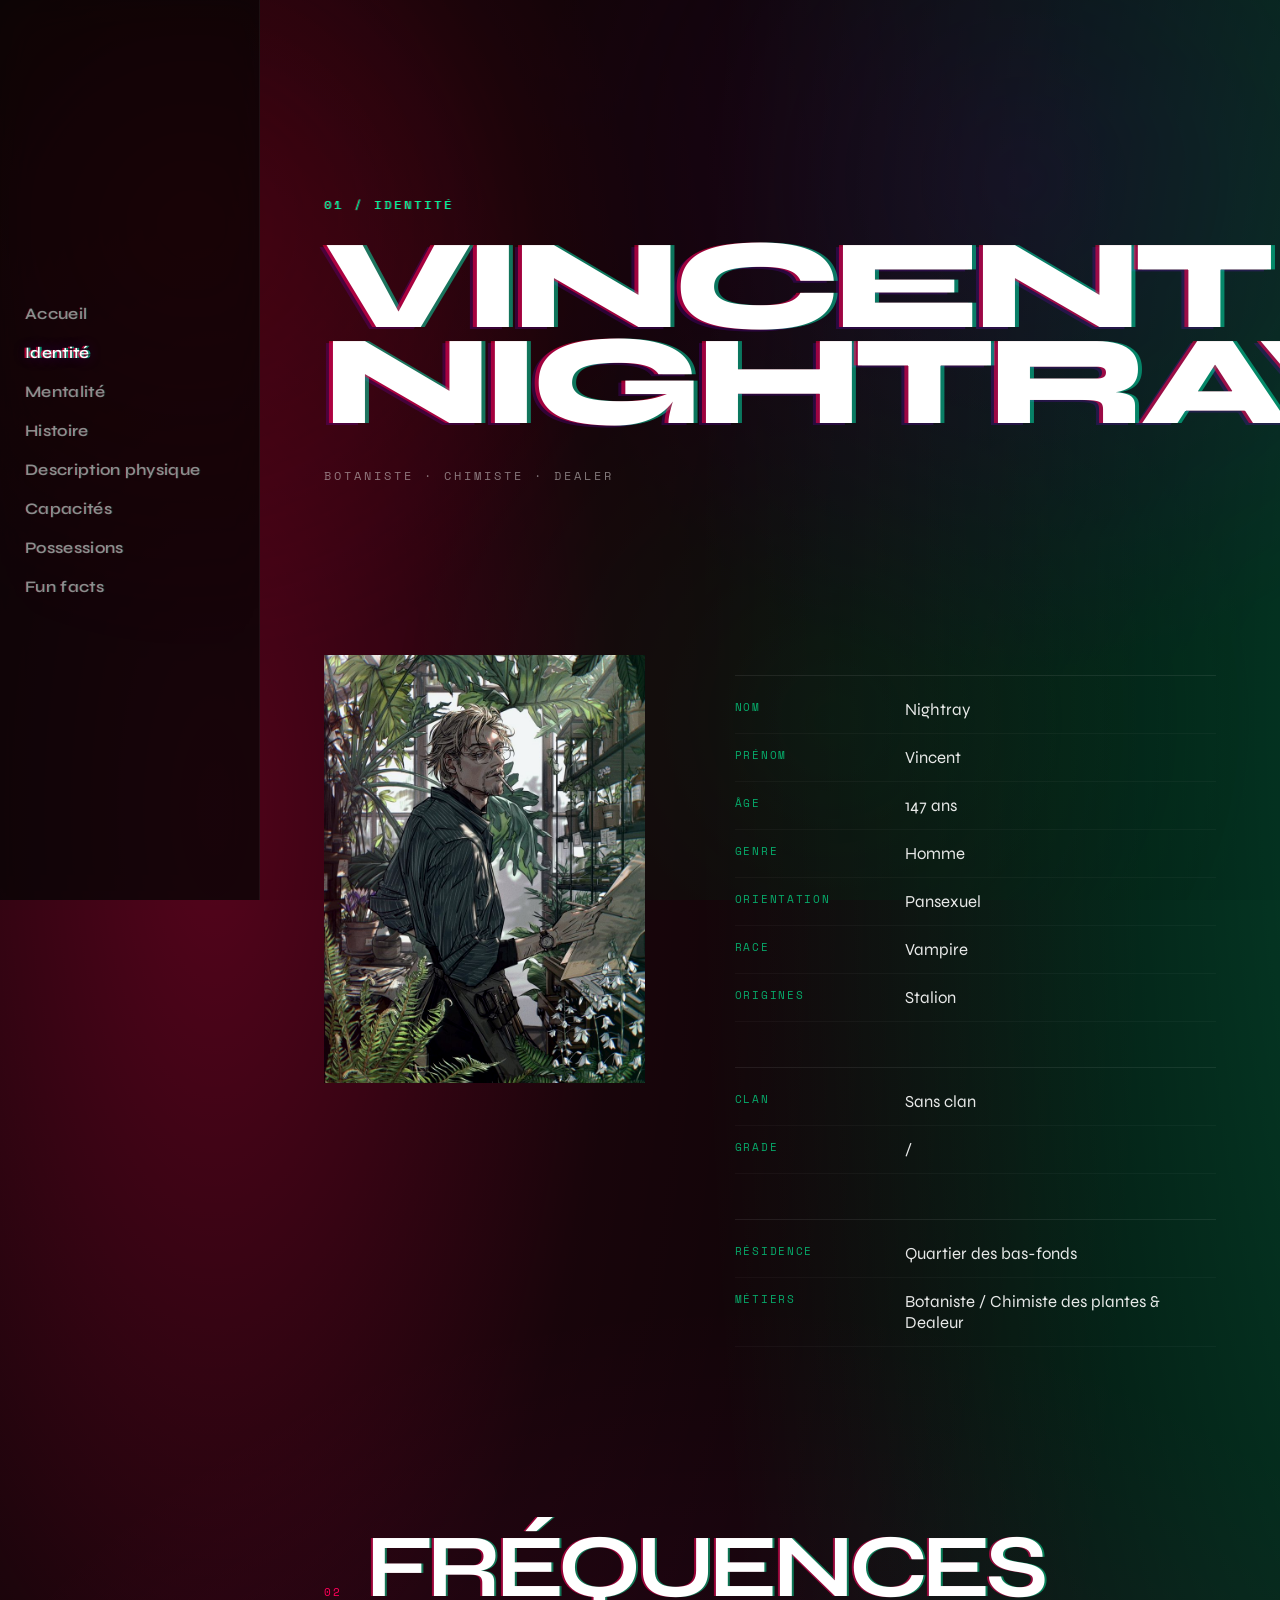
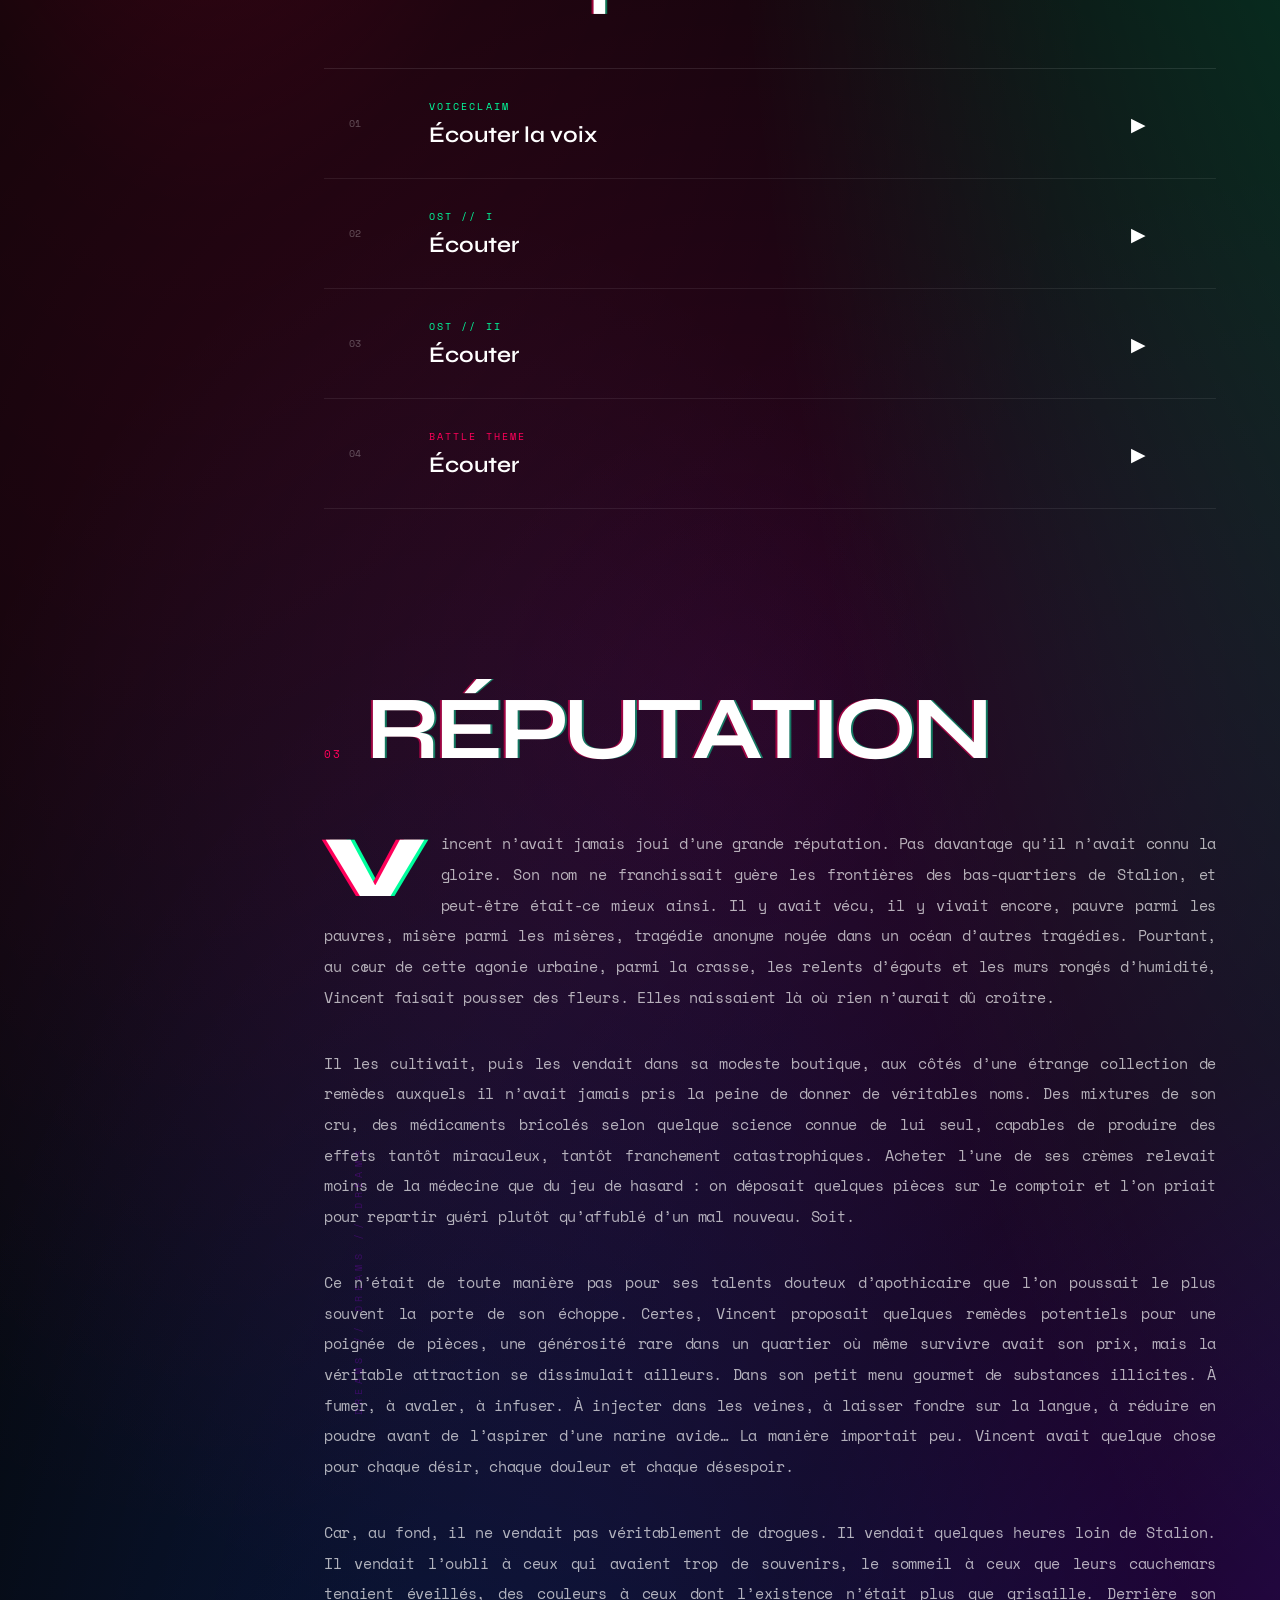
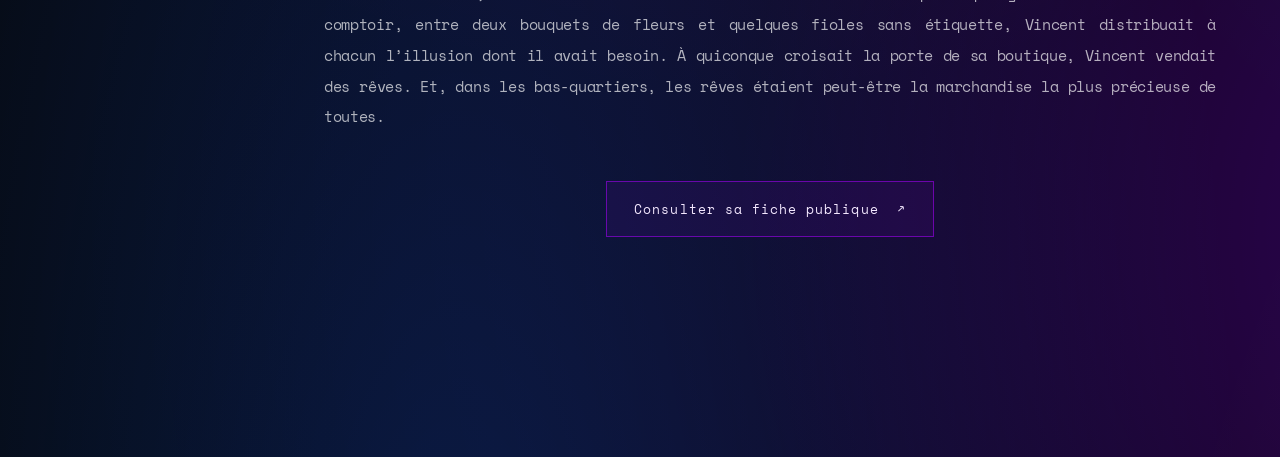
<file: identite.html>
<!DOCTYPE html>
<html lang="fr">

<head>
    <meta charset="UTF-8">
    <meta name="viewport" content="width=device-width, initial-scale=1.0">

    <title>Identité</title>

    <link rel="stylesheet" href="css/style.css">
    <link rel="icon" type="image/png" href="favicon.png">
</head>

<body>

</div>

    <nav>
        <a href="index.html">Accueil</a>
        <a href="identite.html" class="active">Identité</a>
        <a href="mentalite.html">Mentalité</a>
        <a href="histoire.html">Histoire</a>
        <a href="physique.html">Description physique</a>
        <a href="capacites.html">Capacités</a>
        <a href="possessions.html">Possessions</a>
        <a href="fun-facts.html">Fun facts</a>
    </nav>


    <main class="identity-page">
        <div class="page-container">
        

        <header class="identity-header">
            <span class="page-number">01 / IDENTITÉ</span>

            <h1>Vincent<br>Nightray</h1>

            <p class="identity-subtitle">
                Botaniste · Chimiste · Dealer
            </p>
        </header>


        

        <section class="identity-card">

            <div class="identity-portrait">

                <div class="portrait-frame">
                    <img
                        src="assets/images/identite1.png"
                        alt="Portrait de Vincent Nightray"
                    >
                </div>

            </div>


            <div class="identity-information">

                <div class="info-group">

                    <div class="info-row">
                        <span class="info-label">Nom</span>
                        <span class="info-value">Nightray</span>
                    </div>

                    <div class="info-row">
                        <span class="info-label">Prénom</span>
                        <span class="info-value">Vincent</span>
                    </div>

                    <div class="info-row">
                        <span class="info-label">Âge</span>
                        <span class="info-value">147 ans</span>
                    </div>

                    <div class="info-row">
                        <span class="info-label">Genre</span>
                        <span class="info-value">Homme</span>
                    </div>

                    <div class="info-row">
                        <span class="info-label">Orientation</span>
                        <span class="info-value">Pansexuel</span>
                    </div>

                    <div class="info-row">
                        <span class="info-label">Race</span>
                        <span class="info-value">Vampire</span>
                    </div>

                    <div class="info-row">
                        <span class="info-label">Origines</span>
                        <span class="info-value">Stalion</span>
                    </div>

                </div>


                <div class="info-group">

                    <div class="info-row">
                        <span class="info-label">Clan</span>
                        <span class="info-value">Sans clan</span>
                    </div>

                    <div class="info-row">
                        <span class="info-label">Grade</span>
                        <span class="info-value">/</span>
                    </div>

                </div>


                <div class="info-group">

                    <div class="info-row">
                        <span class="info-label">Résidence</span>
                        <span class="info-value">
                            Quartier des bas-fonds
                        </span>
                    </div>

                    <div class="info-row">
                        <span class="info-label">Métiers</span>
                        <span class="info-value">
                            Botaniste / Chimiste des plantes &amp; Dealeur
                        </span>
                    </div>

                </div>

            </div>

        </section>


        

        <section class="sound-section">

            <div class="section-heading">
                <span>02</span>
                <h2>Fréquences</h2>
            </div>


            <div class="sound-list">

                <a
                    class="sound-item"
                    href="https://youtu.be/Zdg4Tg-DBZY?si=s4vOoE_YYQsYF9SL"
                    target="_blank"
                    rel="noopener noreferrer"
                >
                    <span class="sound-number">01</span>

                    <div>
                        <span class="sound-type">VOICECLAIM</span>
                        <strong>Écouter la voix</strong>
                    </div>

                    <span class="sound-play">▶</span>
                </a>


                <a
                    class="sound-item"
                    href="https://youtu.be/nsNOoMUMcDU?si=SgJ4LSWGOSV7UUAT"
                    target="_blank"
                    rel="noopener noreferrer"
                >
                    <span class="sound-number">02</span>

                    <div>
                        <span class="sound-type">OST // I</span>
                        <strong>Écouter</strong>
                    </div>

                    <span class="sound-play">▶</span>
                </a>


                <a
                    class="sound-item"
                    href="https://youtu.be/JFGE7IyGCOc?si=8ZGXIkrOey2hk-VW"
                    target="_blank"
                    rel="noopener noreferrer"
                >
                    <span class="sound-number">03</span>

                    <div>
                        <span class="sound-type">OST // II</span>
                        <strong>Écouter</strong>
                    </div>

                    <span class="sound-play">▶</span>
                </a>


                <a
                    class="sound-item battle"
                    href="https://youtu.be/opaFfUrhFEs?si=xxn2uqID-dQpf3F-"
                    target="_blank"
                    rel="noopener noreferrer"
                >
                    <span class="sound-number">04</span>

                    <div>
                        <span class="sound-type">BATTLE THEME</span>
                        <strong>Écouter</strong>
                    </div>

                    <span class="sound-play">▶</span>
                </a>

            </div>

        </section>


        

        <section class="reputation-section">

            <div class="section-heading">
                <span>03</span>
                <h2>Réputation</h2>
            </div>


            <article class="reputation-text">

                <p class="first-paragraph">
                    Vincent n’avait jamais joui d’une grande réputation.
                    Pas davantage qu’il n’avait connu la gloire. Son nom
                    ne franchissait guère les frontières des bas-quartiers
                    de Stalion, et peut-être était-ce mieux ainsi. Il y avait
                    vécu, il y vivait encore, pauvre parmi les pauvres,
                    misère parmi les misères, tragédie anonyme noyée dans
                    un océan d’autres tragédies. Pourtant, au cœur de cette
                    agonie urbaine, parmi la crasse, les relents d’égouts et
                    les murs rongés d’humidité, Vincent faisait pousser des
                    fleurs. Elles naissaient là où rien n’aurait dû croître.
                </p>

                <p>
                    Il les cultivait, puis les vendait dans sa modeste boutique,
                    aux côtés d’une étrange collection de remèdes auxquels il
                    n’avait jamais pris la peine de donner de véritables noms.
                    Des mixtures de son cru, des médicaments bricolés selon
                    quelque science connue de lui seul, capables de produire
                    des effets tantôt miraculeux, tantôt franchement
                    catastrophiques. Acheter l’une de ses crèmes relevait
                    moins de la médecine que du jeu de hasard : on déposait
                    quelques pièces sur le comptoir et l’on priait pour repartir
                    guéri plutôt qu’affublé d’un mal nouveau. Soit.
                </p>

                <p>
                    Ce n’était de toute manière pas pour ses talents douteux
                    d’apothicaire que l’on poussait le plus souvent la porte de
                    son échoppe. Certes, Vincent proposait quelques remèdes
                    potentiels pour une poignée de pièces, une générosité rare
                    dans un quartier où même survivre avait son prix, mais la
                    véritable attraction se dissimulait ailleurs. Dans son petit
                    menu gourmet de substances illicites. À fumer, à avaler,
                    à infuser. À injecter dans les veines, à laisser fondre sur
                    la langue, à réduire en poudre avant de l’aspirer d’une
                    narine avide… La manière importait peu. Vincent avait
                    quelque chose pour chaque désir, chaque douleur et chaque
                    désespoir.
                </p>

                <p>
                    Car, au fond, il ne vendait pas véritablement de drogues.
                    Il vendait quelques heures loin de Stalion. Il vendait
                    l’oubli à ceux qui avaient trop de souvenirs, le sommeil
                    à ceux que leurs cauchemars tenaient éveillés, des couleurs
                    à ceux dont l’existence n’était plus que grisaille. Derrière
                    son comptoir, entre deux bouquets de fleurs et quelques
                    fioles sans étiquette, Vincent distribuait à chacun
                    l’illusion dont il avait besoin. À quiconque croisait la
                    porte de sa boutique, Vincent vendait des rêves. Et, dans
                    les bas-quartiers, les rêves étaient peut-être la marchandise
                    la plus précieuse de toutes.
                </p>

            </article>

            <div class="public-profile-link-wrap">
                <a class="public-profile-link" href="https://eliastorrp.github.io/vincent_public/" target="_blank" rel="noopener noreferrer">Consulter sa fiche publique <span aria-hidden="true">↗</span></a>
            </div>

        </section>
    </div>
    </main>

</body>
</html>
</file>
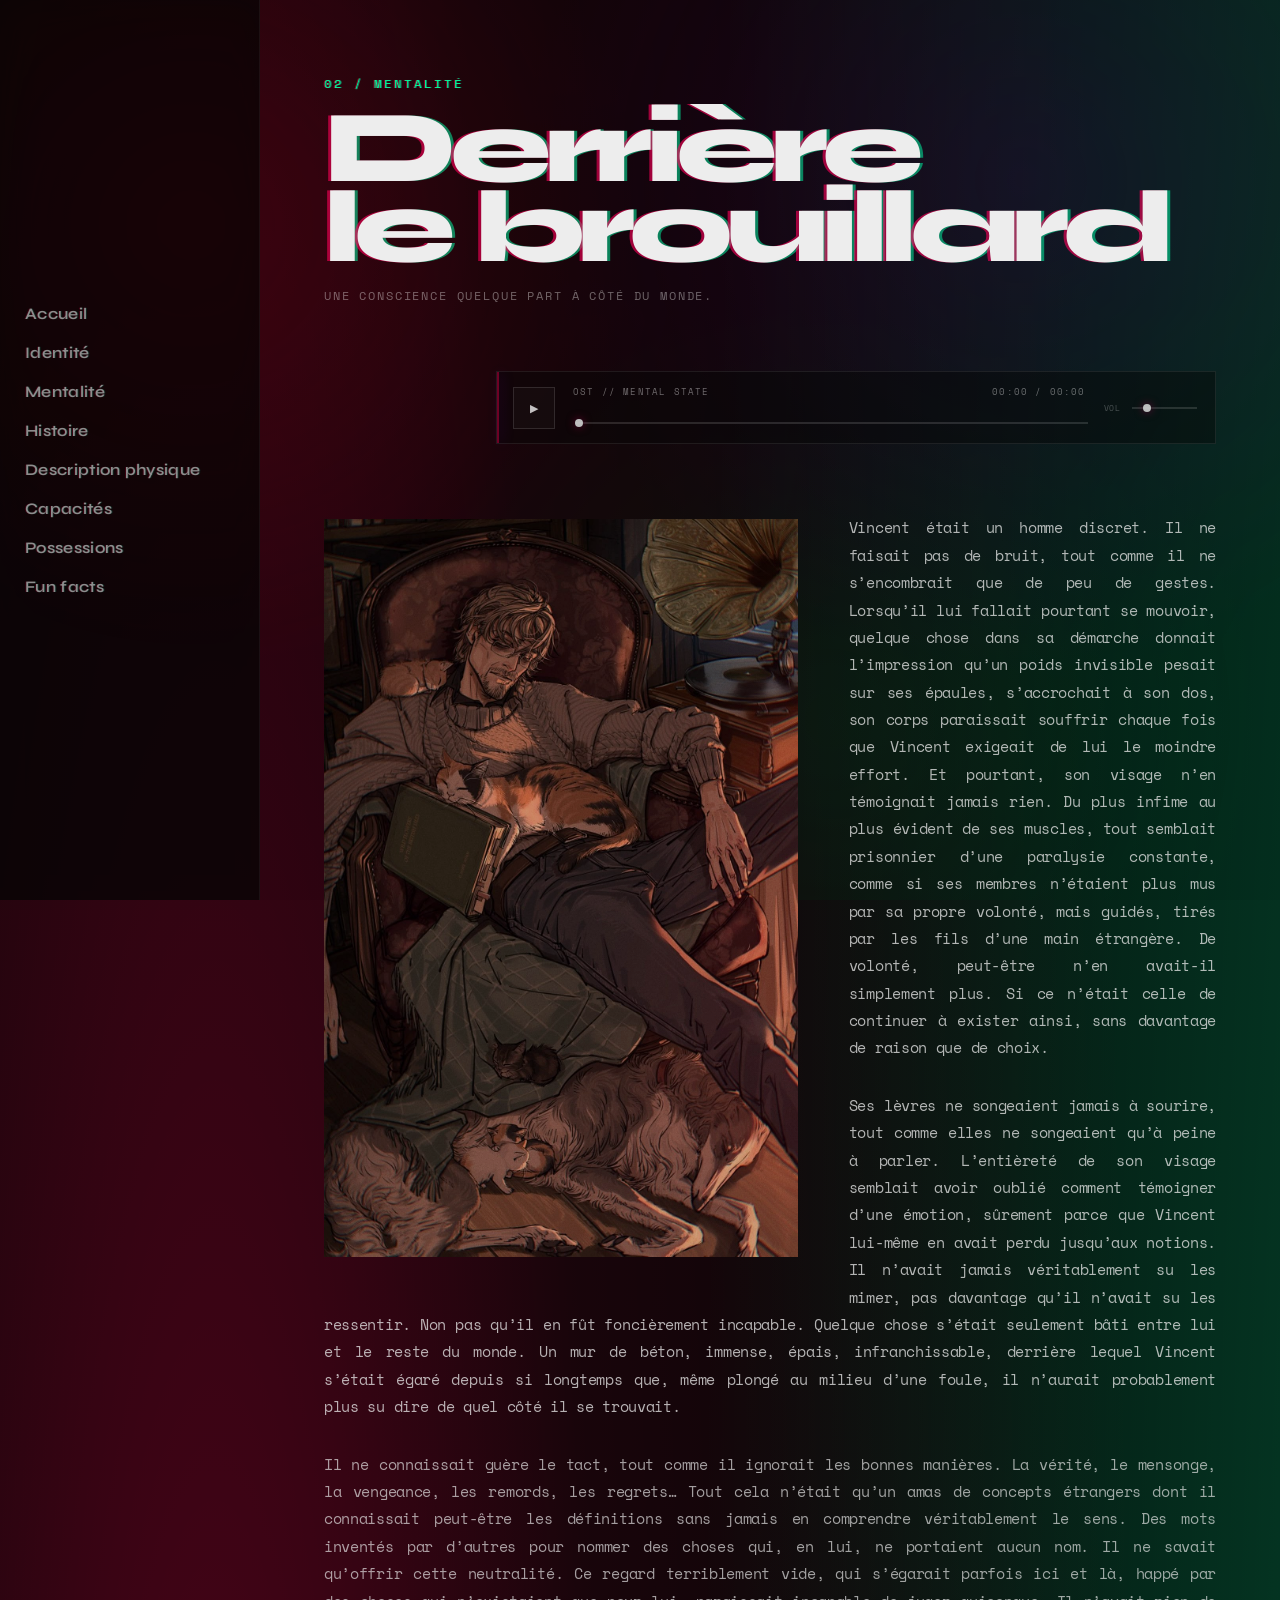
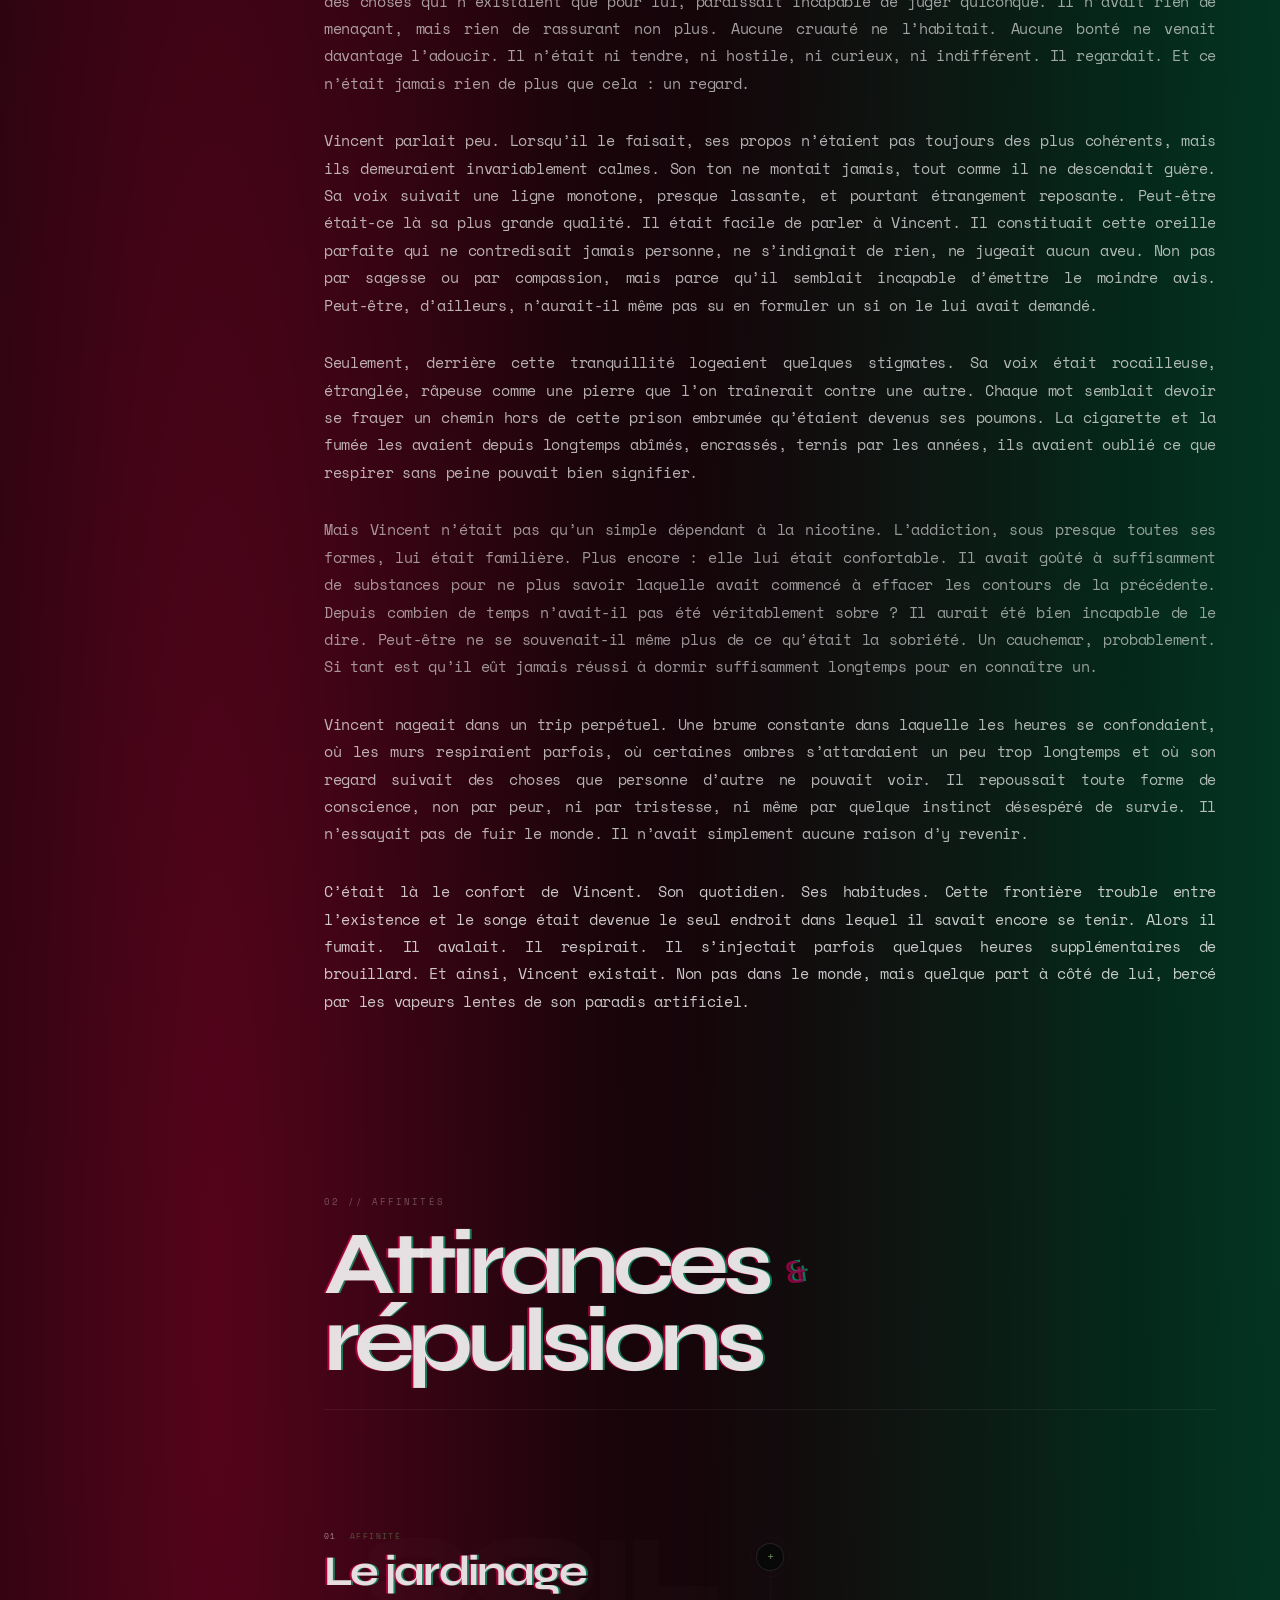
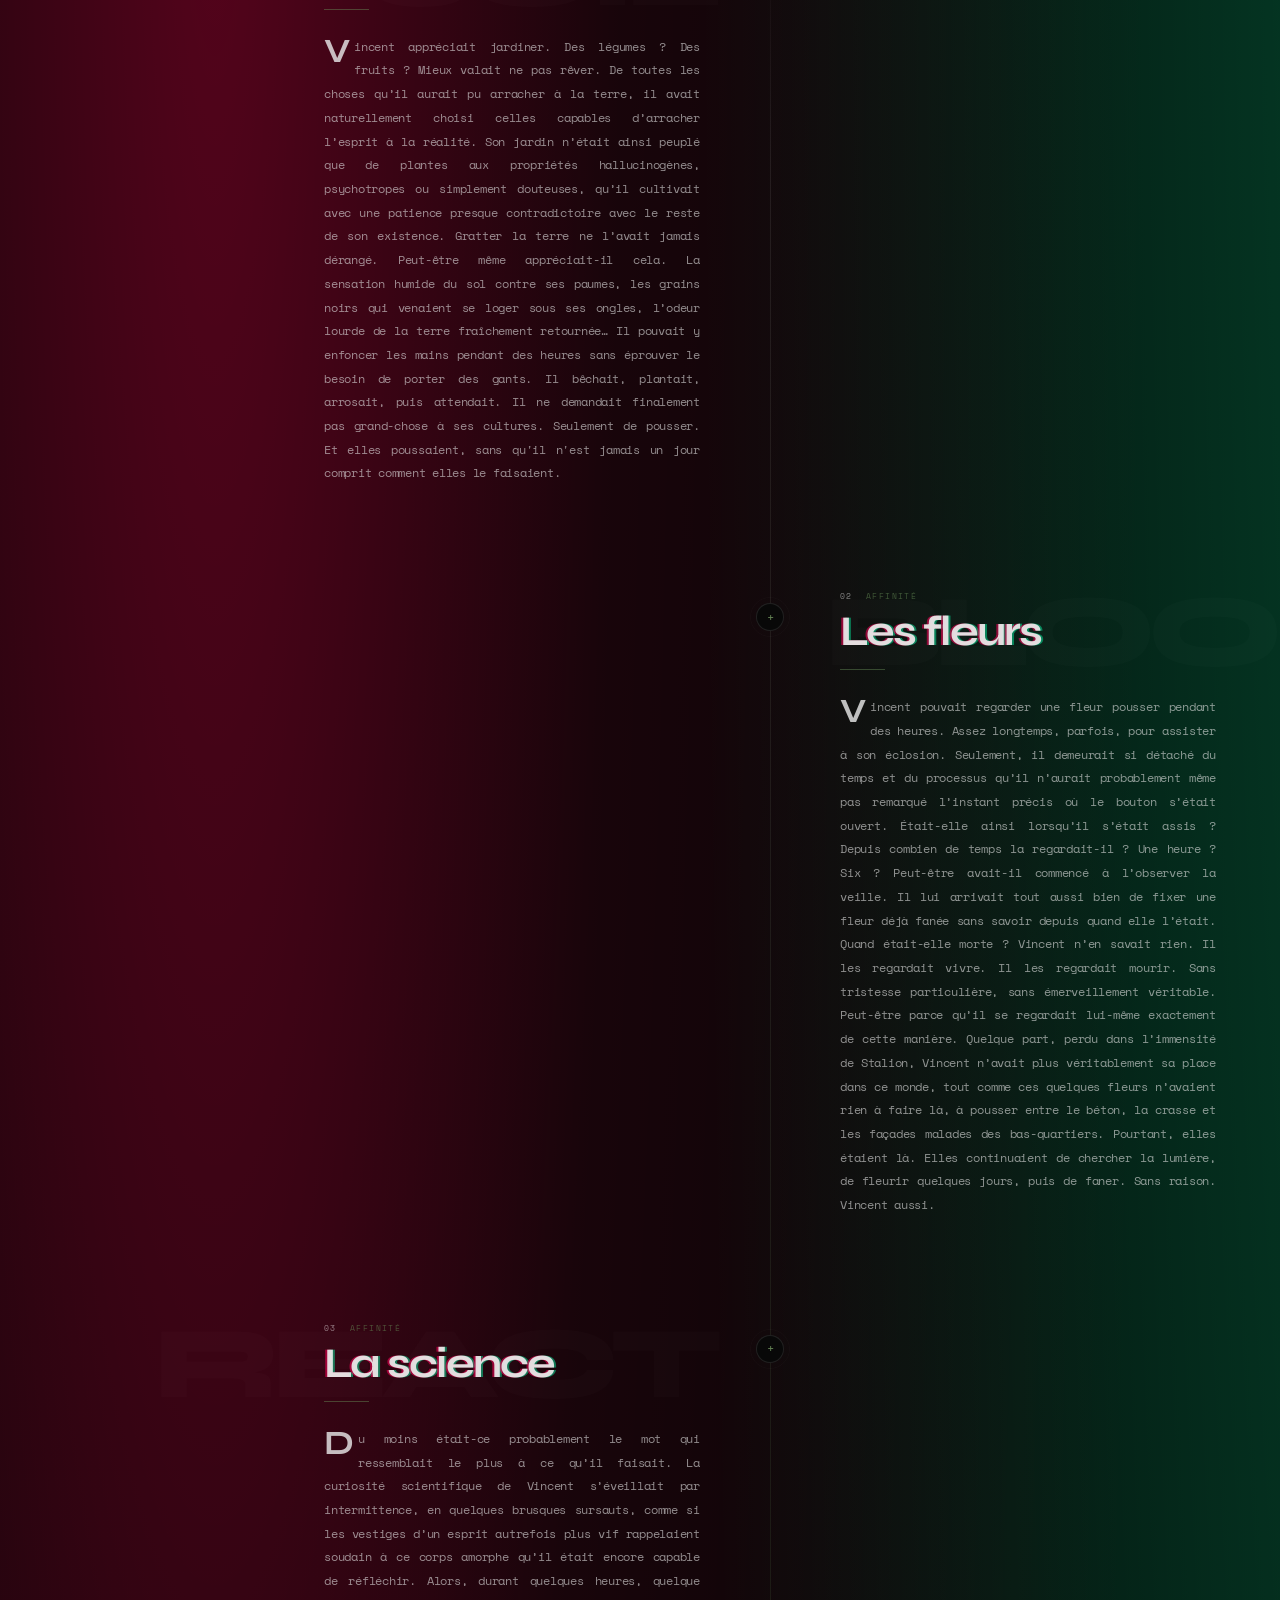
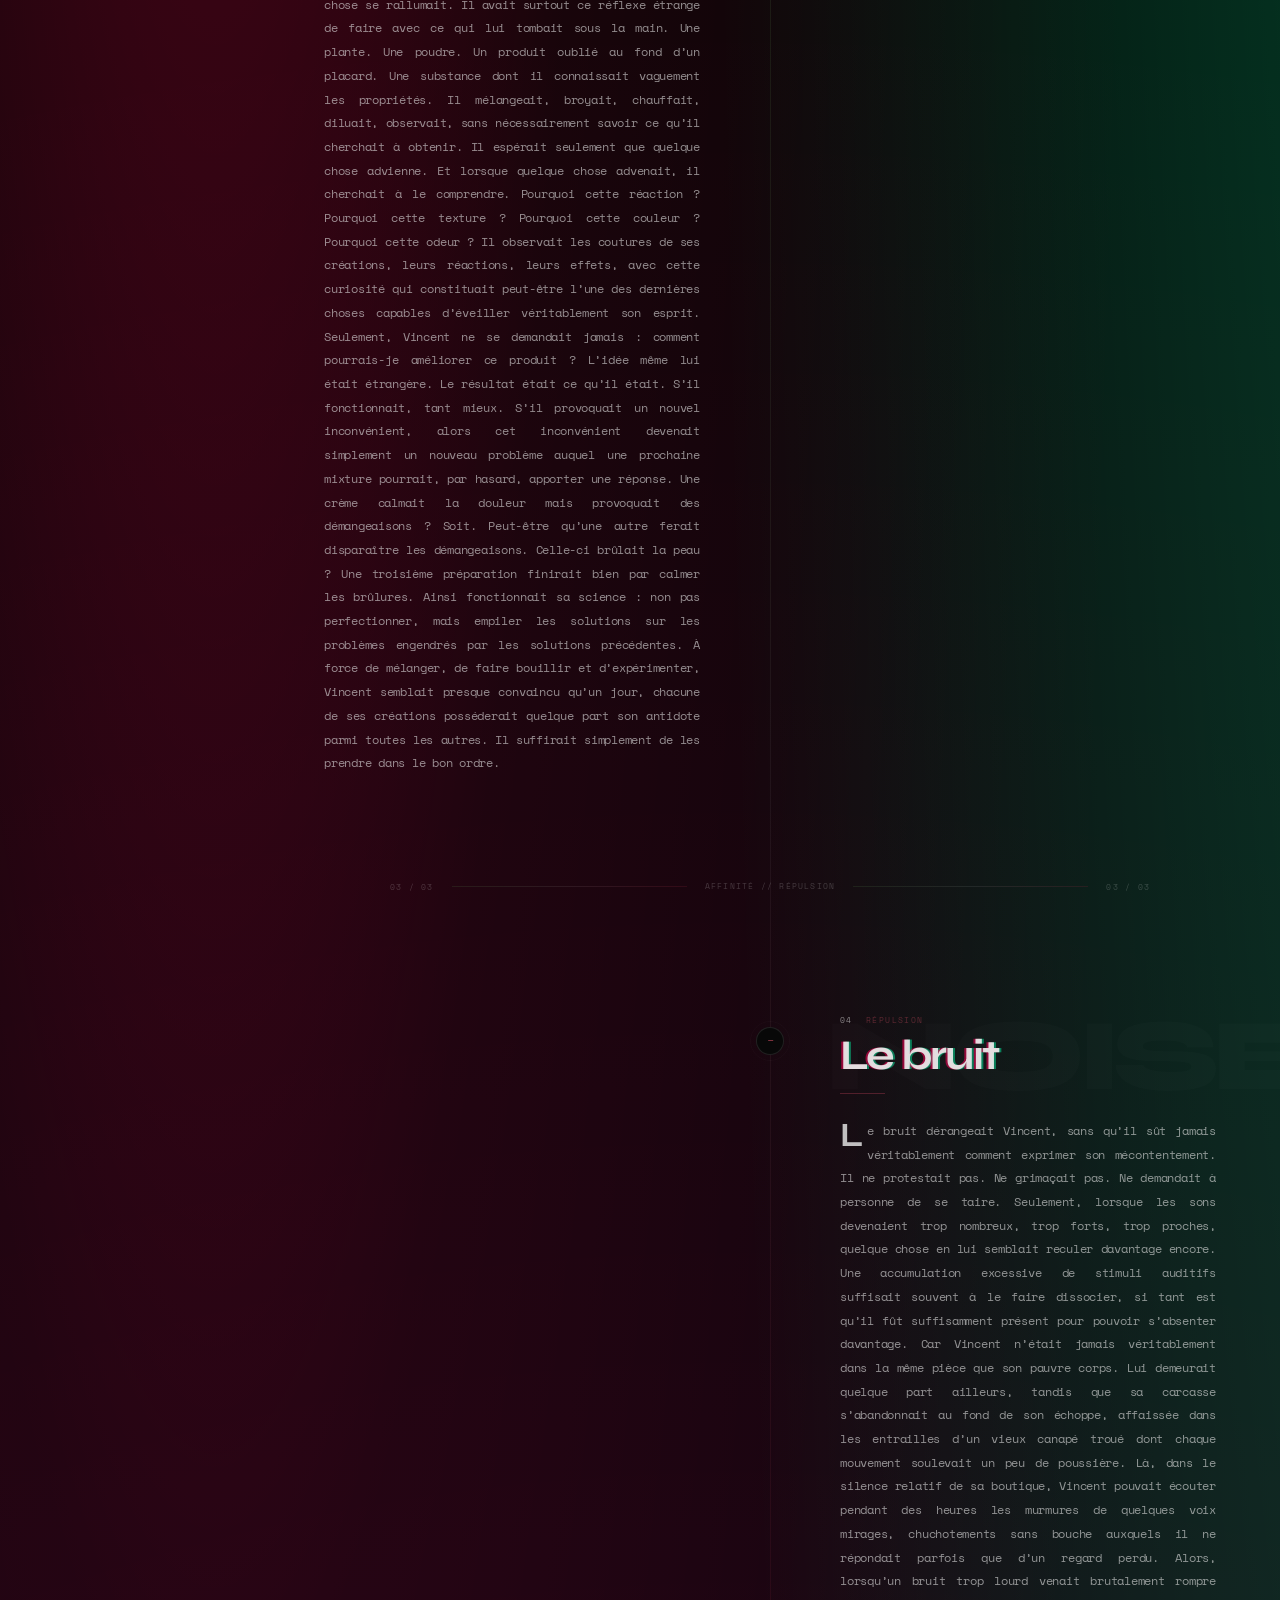
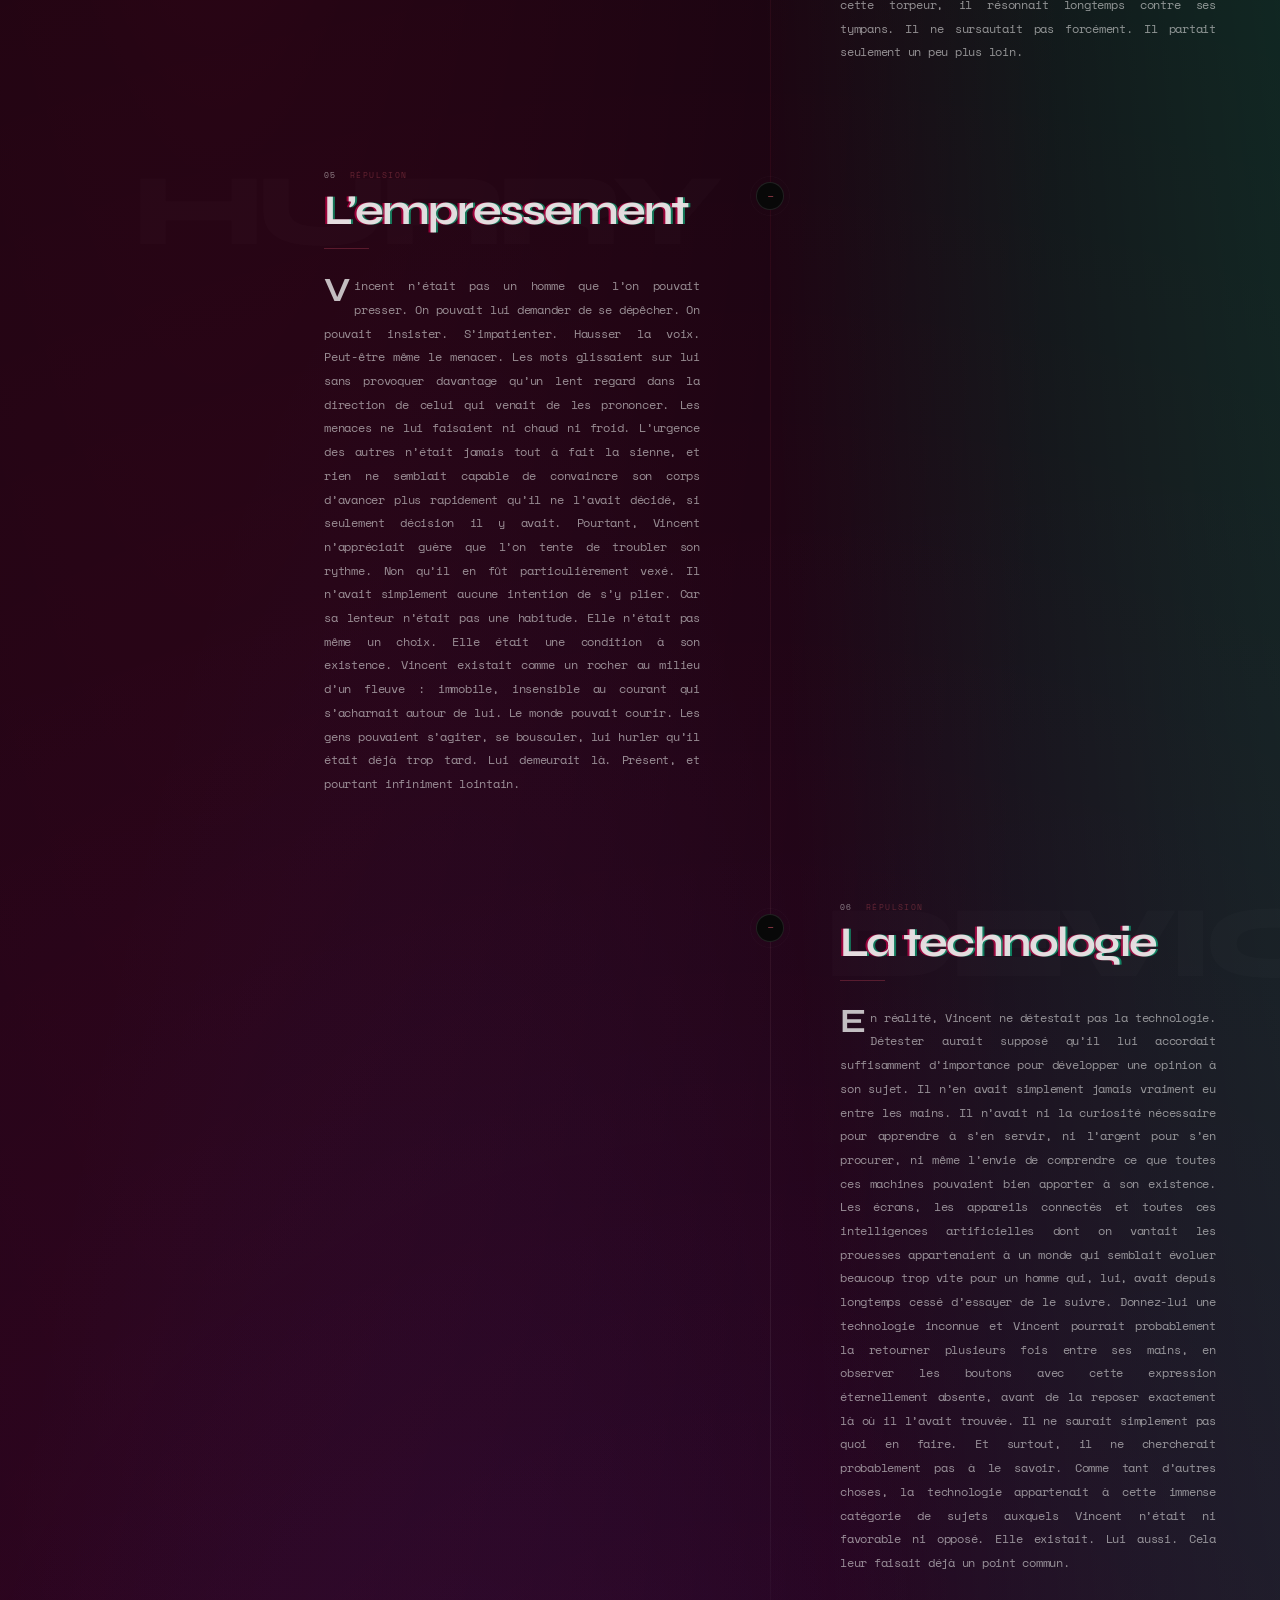
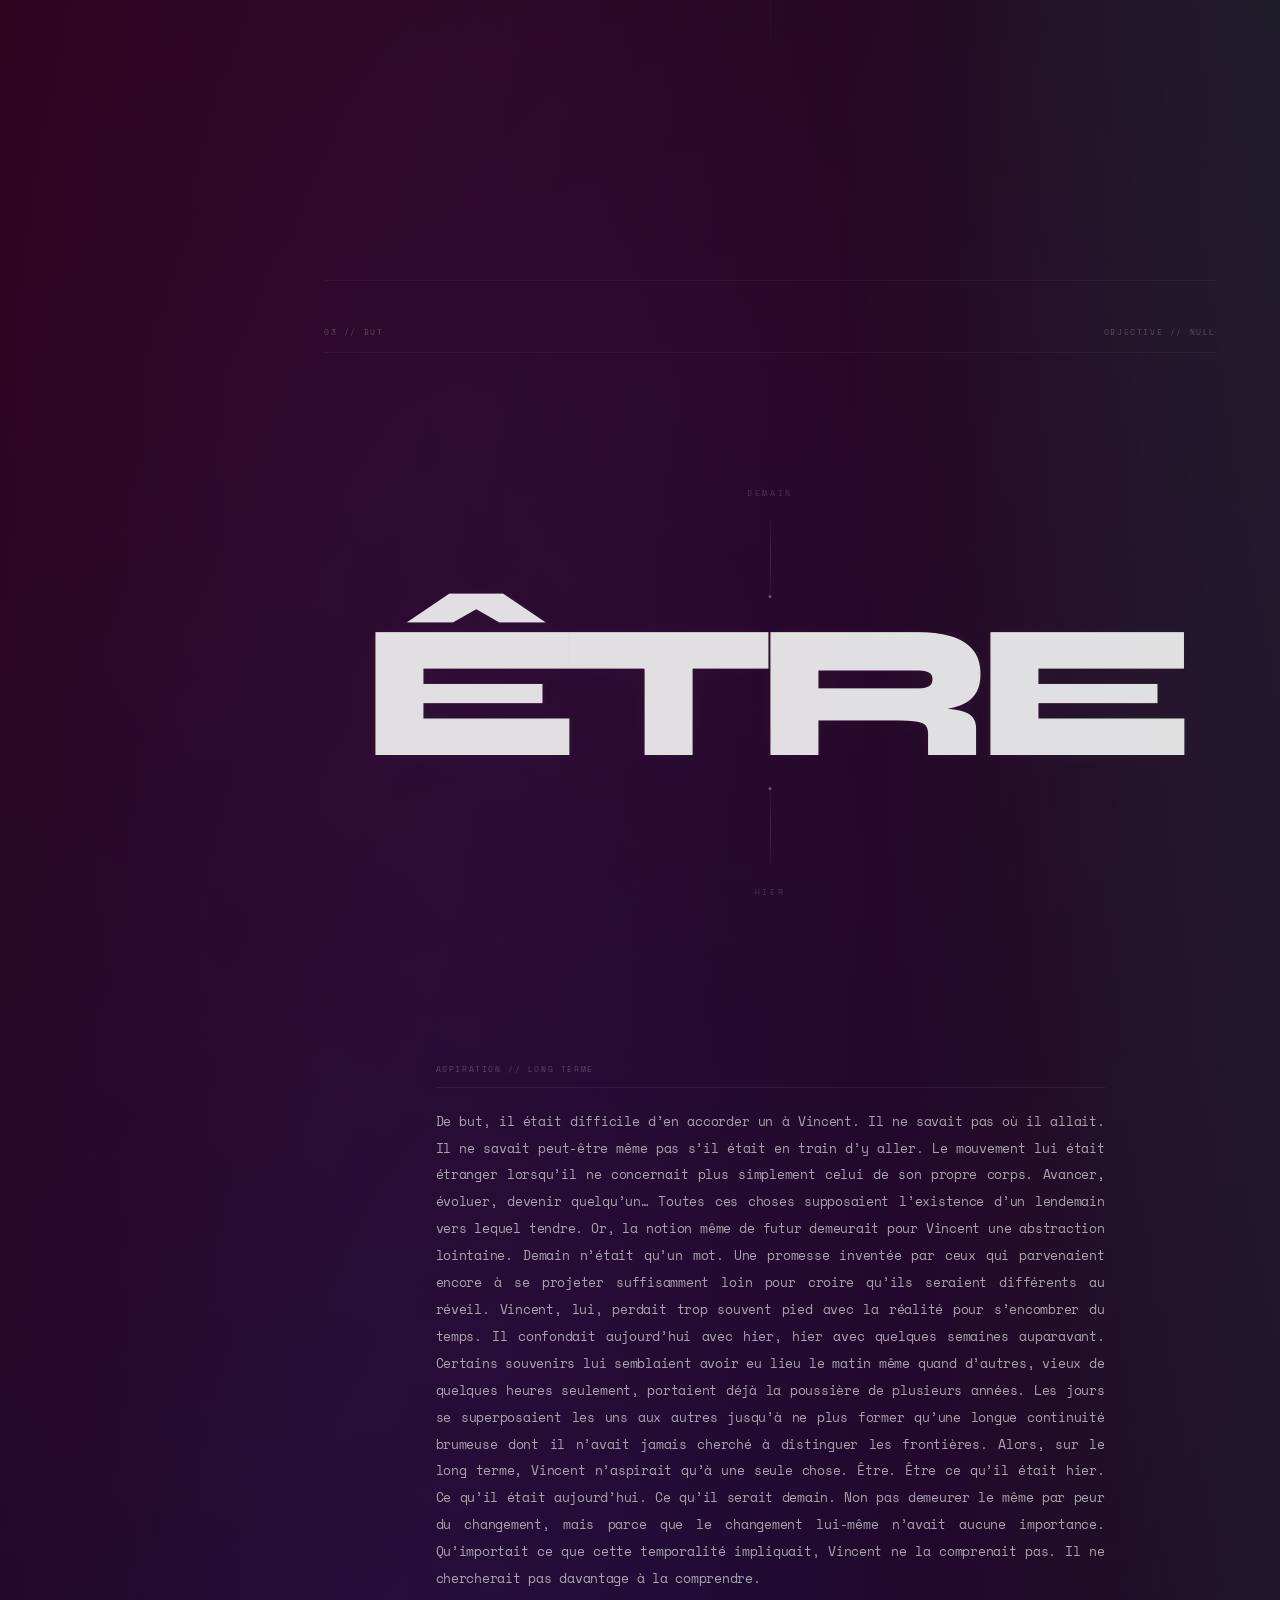
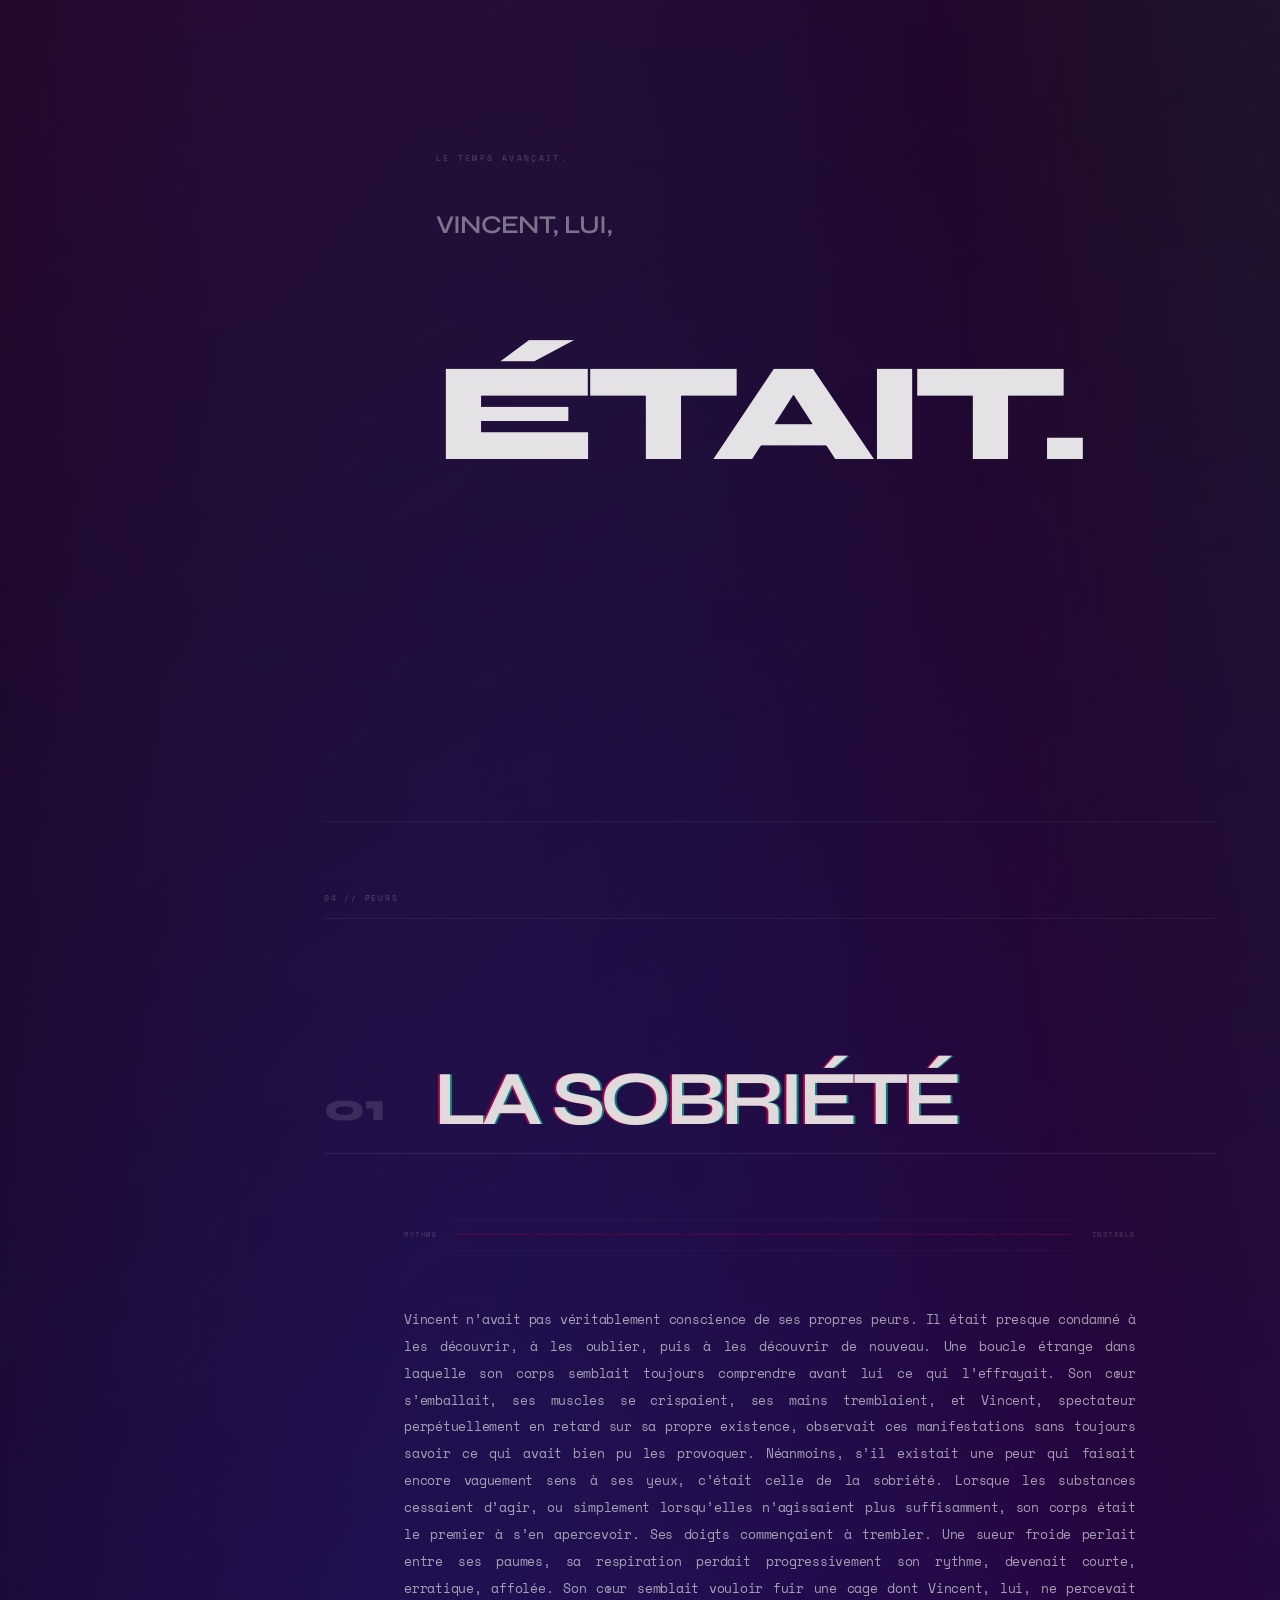
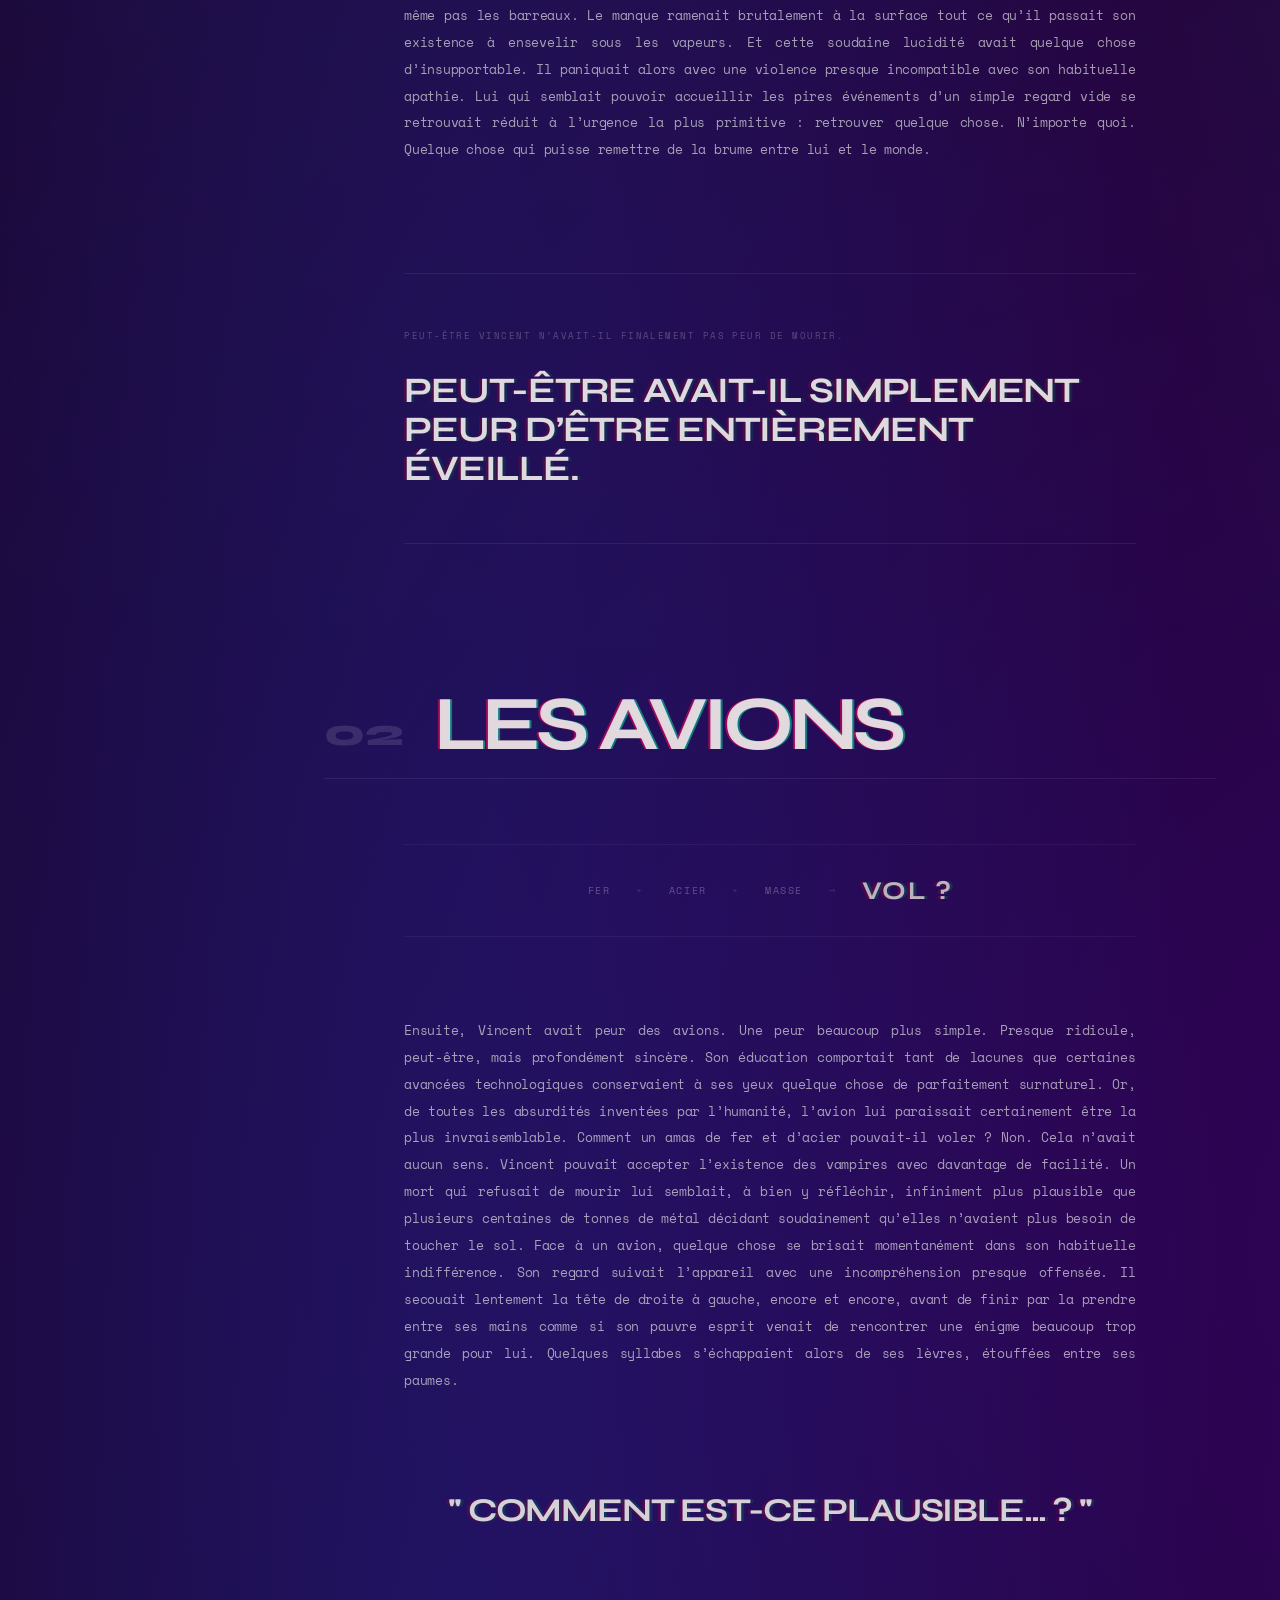
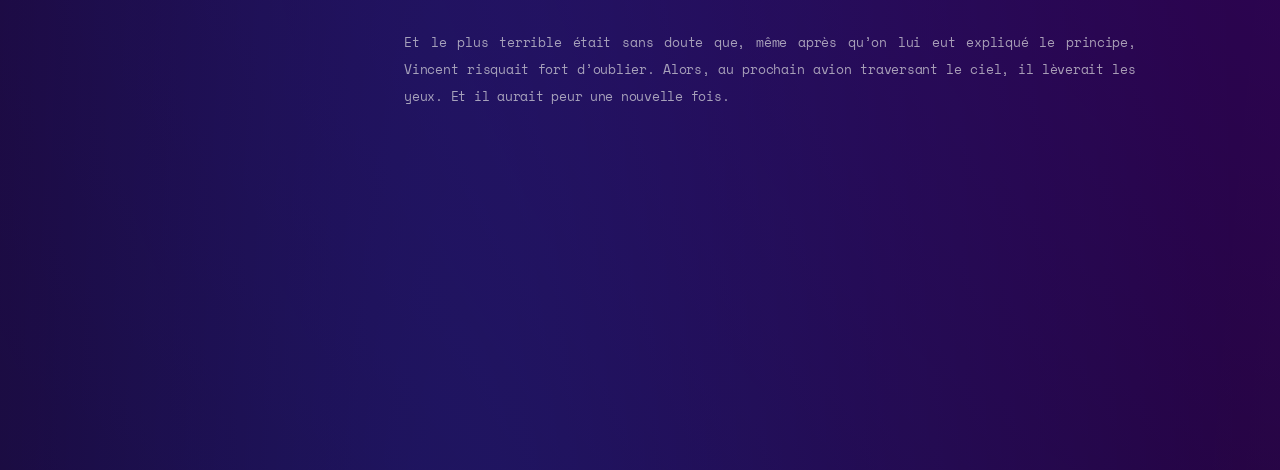
<file: mentalite.html>
<!DOCTYPE html>
<html lang="fr">

<head>
    <meta charset="UTF-8">
    <meta name="viewport" content="width=device-width, initial-scale=1.0">

    <title>Mentalité</title>

    <link rel="stylesheet" href="css/style.css">
    <link rel="icon" type="image/png" href="favicon.png">
</head>

<body>

    <nav>
        <a href="index.html">Accueil</a>
        <a href="identite.html">Identité</a>
        <a href="mentalite.html">Mentalité</a>
        <a href="histoire.html">Histoire</a>
        <a href="physique.html">Description physique</a>
        <a href="capacites.html">Capacités</a>
        <a href="possessions.html">Possessions</a>
        <a href="fun-facts.html">Fun facts</a>
    </nav>

    <main class="mentality-page">

    <div class="page-container">

        <section class="mentality-intro">

            <header class="mentality-header">
                <span class="page-number">02 / MENTALITÉ</span>

                <h1>
                    Derrière<br>
                    le brouillard
                </h1>

                <p class="mentality-subtitle">
                    Une conscience quelque part à côté du monde.
                </p>
            </header>


            

            <div class="mental-audio-player">

                <button class="audio-play" type="button" aria-label="Lire la musique">
                    <span class="play-symbol">▶</span>
                </button>

                <div class="audio-information">

                    <div class="audio-heading">
                        <span class="audio-label">OST // MENTAL STATE</span>
                        <span class="audio-time">00:00 / 00:00</span>
                    </div>

                    <input
                        class="audio-progress"
                        type="range"
                        min="0"
                        max="100"
                        value="0"
                        step="0.1"
                        aria-label="Progression"
                    >

                </div>

                <div class="audio-volume">
                    <span class="volume-icon">VOL</span>

                    <input
                        class="volume-slider"
                        type="range"
                        min="0"
                        max="1"
                        value="0.2"
                        step="0.01"
                        aria-label="Volume"
                    >
                </div>

                <audio class="mental-audio" preload="metadata">
                    <source src="assets/audio/mentalite-ost.mp3" type="audio/mpeg">
                </audio>

            </div>


            

            <article class="mentality-prose">

                <figure class="mentality-floating-image">
                    <img
                        src="assets/images/mentalite1.png"
                        alt="Vincent Nightray"
                    >

                </figure>

                <p>
                    Vincent était un homme discret. Il ne faisait pas de bruit, tout comme il ne s’encombrait que de peu de gestes. Lorsqu’il lui fallait pourtant se mouvoir, quelque chose dans sa démarche donnait l’impression qu’un poids invisible pesait sur ses épaules, s’accrochait à son dos, son corps paraissait souffrir chaque fois que Vincent exigeait de lui le moindre effort. Et pourtant, son visage n’en témoignait jamais rien. Du plus infime au plus évident de ses muscles, tout semblait prisonnier d’une paralysie constante, comme si ses membres n’étaient plus mus par sa propre volonté, mais guidés, tirés par les fils d’une main étrangère. De volonté, peut-être n’en avait-il simplement plus. Si ce n’était celle de continuer à exister ainsi, sans davantage de raison que de choix.
                </p>

                <p>
                    Ses lèvres ne songeaient jamais à sourire, tout comme elles ne songeaient qu’à peine à parler. L’entièreté de son visage semblait avoir oublié comment témoigner d’une émotion, sûrement parce que Vincent lui-même en avait perdu jusqu’aux notions. Il n’avait jamais véritablement su les mimer, pas davantage qu’il n’avait su les ressentir. Non pas qu’il en fût foncièrement incapable. Quelque chose s’était seulement bâti entre lui et le reste du monde. Un mur de béton, immense, épais, infranchissable, derrière lequel Vincent s’était égaré depuis si longtemps que, même plongé au milieu d’une foule, il n’aurait probablement plus su dire de quel côté il se trouvait.
                </p>

                <p>
                    Il ne connaissait guère le tact, tout comme il ignorait les bonnes manières. La vérité, le mensonge, la vengeance, les remords, les regrets… Tout cela n’était qu’un amas de concepts étrangers dont il connaissait peut-être les définitions sans jamais en comprendre véritablement le sens. Des mots inventés par d’autres pour nommer des choses qui, en lui, ne portaient aucun nom. Il ne savait qu’offrir cette neutralité. Ce regard terriblement vide, qui s’égarait parfois ici et là, happé par des choses qui n’existaient que pour lui, paraissait incapable de juger quiconque. Il n’avait rien de menaçant, mais rien de rassurant non plus. Aucune cruauté ne l’habitait. Aucune bonté ne venait davantage l’adoucir. Il n’était ni tendre, ni hostile, ni curieux, ni indifférent. Il regardait. Et ce n’était jamais rien de plus que cela : un regard.
                </p>

                <p>
                    Vincent parlait peu. Lorsqu’il le faisait, ses propos n’étaient pas toujours des plus cohérents, mais ils demeuraient invariablement calmes. Son ton ne montait jamais, tout comme il ne descendait guère. Sa voix suivait une ligne monotone, presque lassante, et pourtant étrangement reposante. Peut-être était-ce là sa plus grande qualité. Il était facile de parler à Vincent. Il constituait cette oreille parfaite qui ne contredisait jamais personne, ne s’indignait de rien, ne jugeait aucun aveu. Non pas par sagesse ou par compassion, mais parce qu’il semblait incapable d’émettre le moindre avis. Peut-être, d’ailleurs, n’aurait-il même pas su en formuler un si on le lui avait demandé.
                </p>

                <p>
                    Seulement, derrière cette tranquillité logeaient quelques stigmates. Sa voix était rocailleuse, étranglée, râpeuse comme une pierre que l’on traînerait contre une autre. Chaque mot semblait devoir se frayer un chemin hors de cette prison embrumée qu’étaient devenus ses poumons. La cigarette et la fumée les avaient depuis longtemps abîmés, encrassés, ternis par les années, ils avaient oublié ce que respirer sans peine pouvait bien signifier.
                </p>

                <p>
                    Mais Vincent n’était pas qu’un simple dépendant à la nicotine. L’addiction, sous presque toutes ses formes, lui était familière. Plus encore : elle lui était confortable. Il avait goûté à suffisamment de substances pour ne plus savoir laquelle avait commencé à effacer les contours de la précédente. Depuis combien de temps n’avait-il pas été véritablement sobre ? Il aurait été bien incapable de le dire. Peut-être ne se souvenait-il même plus de ce qu’était la sobriété. Un cauchemar, probablement. Si tant est qu’il eût jamais réussi à dormir suffisamment longtemps pour en connaître un.
                </p>

                <p>
                    Vincent nageait dans un trip perpétuel. Une brume constante dans laquelle les heures se confondaient, où les murs respiraient parfois, où certaines ombres s’attardaient un peu trop longtemps et où son regard suivait des choses que personne d’autre ne pouvait voir. Il repoussait toute forme de conscience, non par peur, ni par tristesse, ni même par quelque instinct désespéré de survie. Il n’essayait pas de fuir le monde. Il n’avait simplement aucune raison d’y revenir.
                </p>

                <p>
                    C’était là le confort de Vincent. Son quotidien. Ses habitudes. Cette frontière trouble entre l’existence et le songe était devenue le seul endroit dans lequel il savait encore se tenir. Alors il fumait. Il avalait. Il respirait. Il s’injectait parfois quelques heures supplémentaires de brouillard. Et ainsi, Vincent existait. Non pas dans le monde, mais quelque part à côté de lui, bercé par les vapeurs lentes de son paradis artificiel.
                </p>

            </article>

        </section>

        <section class="preferences-section">

    <header class="preferences-header">

        <span class="section-index">02 // AFFINITÉS</span>

        <h2>
            Attirances
            <span>&</span>
            répulsions
        </h2>

    </header>


    <div class="preference-axis">


        

        <article class="preference-entry preference-like">

            <div class="preference-marker">
                <span>+</span>
            </div>

            <div class="preference-content">

                <div class="preference-meta">
                    <span>01</span>
                    <span>AFFINITÉ</span>
                </div>

                <h3>Le jardinage</h3>

                <p>
                    Vincent appréciait jardiner. Des légumes ? Des fruits ? Mieux valait ne pas rêver. De toutes les choses qu’il aurait pu arracher à la terre, il avait naturellement choisi celles capables d’arracher l’esprit à la réalité. Son jardin n’était ainsi peuplé que de plantes aux propriétés hallucinogènes, psychotropes ou simplement douteuses, qu’il cultivait avec une patience presque contradictoire avec le reste de son existence. Gratter la terre ne l’avait jamais dérangé. Peut-être même appréciait-il cela. La sensation humide du sol contre ses paumes, les grains noirs qui venaient se loger sous ses ongles, l’odeur lourde de la terre fraîchement retournée… Il pouvait y enfoncer les mains pendant des heures sans éprouver le besoin de porter des gants. Il bêchait, plantait, arrosait, puis attendait. Il ne demandait finalement pas grand-chose à ses cultures. Seulement de pousser. Et elles poussaient, sans qu'il n'est jamais un jour comprit comment elles le faisaient.
                </p>

            </div>

            <span class="preference-ghost">
                SOIL
            </span>

        </article>


        

        <article class="preference-entry preference-like">

            <div class="preference-marker">
                <span>+</span>
            </div>

            <div class="preference-content">

                <div class="preference-meta">
                    <span>02</span>
                    <span>AFFINITÉ</span>
                </div>

                <h3>Les fleurs</h3>

                <p>
                    Vincent pouvait regarder une fleur pousser pendant des heures. Assez longtemps, parfois, pour assister à son éclosion. Seulement, il demeurait si détaché du temps et du processus qu’il n’aurait probablement même pas remarqué l’instant précis où le bouton s’était ouvert. Était-elle ainsi lorsqu’il s’était assis ? Depuis combien de temps la regardait-il ? Une heure ? Six ? Peut-être avait-il commencé à l’observer la veille. Il lui arrivait tout aussi bien de fixer une fleur déjà fanée sans savoir depuis quand elle l’était. Quand était-elle morte ? Vincent n’en savait rien. Il les regardait vivre. Il les regardait mourir. Sans tristesse particulière, sans émerveillement véritable. Peut-être parce qu’il se regardait lui-même exactement de cette manière. Quelque part, perdu dans l’immensité de Stalion, Vincent n’avait plus véritablement sa place dans ce monde, tout comme ces quelques fleurs n’avaient rien à faire là, à pousser entre le béton, la crasse et les façades malades des bas-quartiers. Pourtant, elles étaient là. Elles continuaient de chercher la lumière, de fleurir quelques jours, puis de faner. Sans raison. Vincent aussi.
                </p>

            </div>

            <span class="preference-ghost">
                BLOOM
            </span>

        </article>


        

        <article class="preference-entry preference-like">

            <div class="preference-marker">
                <span>+</span>
            </div>

            <div class="preference-content">

                <div class="preference-meta">
                    <span>03</span>
                    <span>AFFINITÉ</span>
                </div>

                <h3>La science</h3>

                <p>
                    Du moins était-ce probablement le mot qui ressemblait le plus à ce qu’il faisait. La curiosité scientifique de Vincent s’éveillait par intermittence, en quelques brusques sursauts, comme si les vestiges d’un esprit autrefois plus vif rappelaient soudain à ce corps amorphe qu’il était encore capable de réfléchir. Alors, durant quelques heures, quelque chose se rallumait. Il avait surtout ce réflexe étrange de faire avec ce qui lui tombait sous la main. Une plante. Une poudre. Un produit oublié au fond d’un placard. Une substance dont il connaissait vaguement les propriétés. Il mélangeait, broyait, chauffait, diluait, observait, sans nécessairement savoir ce qu’il cherchait à obtenir. Il espérait seulement que quelque chose advienne. Et lorsque quelque chose advenait, il cherchait à le comprendre. Pourquoi cette réaction ? Pourquoi cette texture ? Pourquoi cette couleur ? Pourquoi cette odeur ? Il observait les coutures de ses créations, leurs réactions, leurs effets, avec cette curiosité qui constituait peut-être l’une des dernières choses capables d’éveiller véritablement son esprit. Seulement, Vincent ne se demandait jamais : comment pourrais-je améliorer ce produit ? L’idée même lui était étrangère. Le résultat était ce qu’il était. S’il fonctionnait, tant mieux. S’il provoquait un nouvel inconvénient, alors cet inconvénient devenait simplement un nouveau problème auquel une prochaine mixture pourrait, par hasard, apporter une réponse. Une crème calmait la douleur mais provoquait des démangeaisons ? Soit. Peut-être qu’une autre ferait disparaître les démangeaisons. Celle-ci brûlait la peau ? Une troisième préparation finirait bien par calmer les brûlures. Ainsi fonctionnait sa science : non pas perfectionner, mais empiler les solutions sur les problèmes engendrés par les solutions précédentes. À force de mélanger, de faire bouillir et d’expérimenter, Vincent semblait presque convaincu qu’un jour, chacune de ses créations posséderait quelque part son antidote parmi toutes les autres. Il suffirait simplement de les prendre dans le bon ordre.
                </p>

            </div>

            <span class="preference-ghost">
                REACT
            </span>

        </article>


        

        <div class="preference-transition">

            <span>03 / 03</span>

            <div class="transition-line"></div>

            <p>
                AFFINITÉ // RÉPULSION
            </p>

            <div class="transition-line"></div>

            <span>03 / 03</span>

        </div>


        

        <article class="preference-entry preference-dislike">

            <div class="preference-marker">
                <span>−</span>
            </div>

            <div class="preference-content">

                <div class="preference-meta">
                    <span>04</span>
                    <span>RÉPULSION</span>
                </div>

                <h3>Le bruit</h3>

                <p>
                    Le bruit dérangeait Vincent, sans qu’il sût jamais véritablement comment exprimer son mécontentement. Il ne protestait pas. Ne grimaçait pas. Ne demandait à personne de se taire. Seulement, lorsque les sons devenaient trop nombreux, trop forts, trop proches, quelque chose en lui semblait reculer davantage encore. Une accumulation excessive de stimuli auditifs suffisait souvent à le faire dissocier, si tant est qu’il fût suffisamment présent pour pouvoir s’absenter davantage. Car Vincent n’était jamais véritablement dans la même pièce que son pauvre corps. Lui demeurait quelque part ailleurs, tandis que sa carcasse s’abandonnait au fond de son échoppe, affaissée dans les entrailles d’un vieux canapé troué dont chaque mouvement soulevait un peu de poussière. Là, dans le silence relatif de sa boutique, Vincent pouvait écouter pendant des heures les murmures de quelques voix mirages, chuchotements sans bouche auxquels il ne répondait parfois que d’un regard perdu. Alors, lorsqu’un bruit trop lourd venait brutalement rompre cette torpeur, il résonnait longtemps contre ses tympans. Il ne sursautait pas forcément. Il partait seulement un peu plus loin.
                </p>

            </div>

            <span class="preference-ghost">
                NOISE
            </span>

        </article>


        

        <article class="preference-entry preference-dislike">

            <div class="preference-marker">
                <span>−</span>
            </div>

            <div class="preference-content">

                <div class="preference-meta">
                    <span>05</span>
                    <span>RÉPULSION</span>
                </div>

                <h3>L’empressement</h3>

                <p>
                    Vincent n’était pas un homme que l’on pouvait presser. On pouvait lui demander de se dépêcher. On pouvait insister. S’impatienter. Hausser la voix. Peut-être même le menacer. Les mots glissaient sur lui sans provoquer davantage qu’un lent regard dans la direction de celui qui venait de les prononcer. Les menaces ne lui faisaient ni chaud ni froid. L’urgence des autres n’était jamais tout à fait la sienne, et rien ne semblait capable de convaincre son corps d’avancer plus rapidement qu’il ne l’avait décidé, si seulement décision il y avait. Pourtant, Vincent n’appréciait guère que l’on tente de troubler son rythme. Non qu’il en fût particulièrement vexé. Il n’avait simplement aucune intention de s’y plier. Car sa lenteur n’était pas une habitude. Elle n’était pas même un choix. Elle était une condition à son existence. Vincent existait comme un rocher au milieu d’un fleuve : immobile, insensible au courant qui s’acharnait autour de lui. Le monde pouvait courir. Les gens pouvaient s’agiter, se bousculer, lui hurler qu’il était déjà trop tard. Lui demeurait là. Présent, et pourtant infiniment lointain.
                </p>

            </div>

            <span class="preference-ghost">
                HURRY
            </span>

        </article>


        

        <article class="preference-entry preference-dislike">

            <div class="preference-marker">
                <span>−</span>
            </div>

            <div class="preference-content">

                <div class="preference-meta">
                    <span>06</span>
                    <span>RÉPULSION</span>
                </div>

                <h3>La technologie</h3>

                <p>
                    En réalité, Vincent ne détestait pas la technologie. Détester aurait supposé qu’il lui accordait suffisamment d’importance pour développer une opinion à son sujet. Il n’en avait simplement jamais vraiment eu entre les mains. Il n’avait ni la curiosité nécessaire pour apprendre à s’en servir, ni l’argent pour s’en procurer, ni même l’envie de comprendre ce que toutes ces machines pouvaient bien apporter à son existence. Les écrans, les appareils connectés et toutes ces intelligences artificielles dont on vantait les prouesses appartenaient à un monde qui semblait évoluer beaucoup trop vite pour un homme qui, lui, avait depuis longtemps cessé d’essayer de le suivre. Donnez-lui une technologie inconnue et Vincent pourrait probablement la retourner plusieurs fois entre ses mains, en observer les boutons avec cette expression éternellement absente, avant de la reposer exactement là où il l’avait trouvée. Il ne saurait simplement pas quoi en faire. Et surtout, il ne chercherait probablement pas à le savoir. Comme tant d’autres choses, la technologie appartenait à cette immense catégorie de sujets auxquels Vincent n’était ni favorable ni opposé. Elle existait. Lui aussi. Cela leur faisait déjà un point commun.
                </p>

            </div>

            <span class="preference-ghost">
                DEVICE
            </span>

        </article>


    </div>

</section>



    </div>

    <section class="purpose-section">

    <div class="purpose-topline">
        <span>03 // BUT</span>
        <span>OBJECTIVE // NULL</span>
    </div>


    

    <div class="purpose-time">

        <span class="time-word time-future">
            DEMAIN
        </span>

        <div class="time-thread time-thread-top">
            <span></span>
        </div>


        <div class="purpose-core">

            <span class="purpose-core-shadow shadow-red" aria-hidden="true">
                ÊTRE
            </span>

            <span class="purpose-core-shadow shadow-green" aria-hidden="true">
                ÊTRE
            </span>

            <h2>ÊTRE</h2>

        </div>


        <div class="time-thread time-thread-bottom">
            <span></span>
        </div>

        <span class="time-word time-past">
            HIER
        </span>

    </div>


    

    <div class="purpose-body">

        <span class="purpose-label">
            ASPIRATION // LONG TERME
        </span>

        <p>
            De but, il était difficile d’en accorder un à Vincent. Il ne savait pas où il allait. Il ne savait peut-être même pas s’il était en train d’y aller. Le mouvement lui était étranger lorsqu’il ne concernait plus simplement celui de son propre corps. Avancer, évoluer, devenir quelqu’un… Toutes ces choses supposaient l’existence d’un lendemain vers lequel tendre. Or, la notion même de futur demeurait pour Vincent une abstraction lointaine. Demain n’était qu’un mot. Une promesse inventée par ceux qui parvenaient encore à se projeter suffisamment loin pour croire qu’ils seraient différents au réveil. Vincent, lui, perdait trop souvent pied avec la réalité pour s’encombrer du temps. Il confondait aujourd’hui avec hier, hier avec quelques semaines auparavant. Certains souvenirs lui semblaient avoir eu lieu le matin même quand d’autres, vieux de quelques heures seulement, portaient déjà la poussière de plusieurs années. Les jours se superposaient les uns aux autres jusqu’à ne plus former qu’une longue continuité brumeuse dont il n’avait jamais cherché à distinguer les frontières. Alors, sur le long terme, Vincent n’aspirait qu’à une seule chose. Être. Être ce qu’il était hier. Ce qu’il était aujourd’hui. Ce qu’il serait demain. Non pas demeurer le même par peur du changement, mais parce que le changement lui-même n’avait aucune importance. Qu’importait ce que cette temporalité impliquait, Vincent ne la comprenait pas. Il ne chercherait pas davantage à la comprendre.
        </p>

    </div>


    

    <div class="purpose-ending">

        <span class="ending-small">
            LE TEMPS AVANÇAIT.
        </span>

        <div class="ending-vincent">
            VINCENT, LUI,
        </div><br><br><br><br><br>

        <div class="ending-being">
            ÉTAIT.
        </div>

    </div>

</section>

<section class="fears-section">

    <header class="fears-header">

        <div class="fears-index">
            <span>04 // PEURS</span>
        </div>


    </header>


    

    <article class="fear-entry fear-sobriety">

        <div class="fear-meta">

            <span class="fear-number">
                01
            </span>

            <div class="fear-identification">

                <h3>LA SOBRIÉTÉ</h3>
            </div>

        </div>


        <div class="fear-body sobriety-body">

            <div class="withdrawal-monitor" aria-hidden="true">

                <span>RYTHME</span>

                <div class="monitor-line">
                    <i></i>
                    <i></i>
                    <i></i>
                    <i></i>
                    <i></i>
                    <i></i>
                    <i></i>
                    <i></i>
                </div>

                <span>INSTABLE</span>

            </div>


            <p>
                Vincent n’avait pas véritablement conscience de ses propres peurs. Il était presque condamné à les découvrir, à les oublier, puis à les découvrir de nouveau. Une boucle étrange dans laquelle son corps semblait toujours comprendre avant lui ce qui l’effrayait. Son cœur s’emballait, ses muscles se crispaient, ses mains tremblaient, et Vincent, spectateur perpétuellement en retard sur sa propre existence, observait ces manifestations sans toujours savoir ce qui avait bien pu les provoquer. Néanmoins, s’il existait une peur qui faisait encore vaguement sens à ses yeux, c’était celle de la sobriété. Lorsque les substances cessaient d’agir, ou simplement lorsqu’elles n’agissaient plus suffisamment, son corps était le premier à s’en apercevoir. Ses doigts commençaient à trembler. Une sueur froide perlait entre ses paumes, sa respiration perdait progressivement son rythme, devenait courte, erratique, affolée. Son cœur semblait vouloir fuir une cage dont Vincent, lui, ne percevait même pas les barreaux. Le manque ramenait brutalement à la surface tout ce qu’il passait son existence à ensevelir sous les vapeurs. Et cette soudaine lucidité avait quelque chose d’insupportable. Il paniquait alors avec une violence presque incompatible avec son habituelle apathie. Lui qui semblait pouvoir accueillir les pires événements d’un simple regard vide se retrouvait réduit à l’urgence la plus primitive : retrouver quelque chose. N’importe quoi. Quelque chose qui puisse remettre de la brume entre lui et le monde.
            </p>


            <blockquote class="fear-statement">
                <span>PEUT-ÊTRE VINCENT N’AVAIT-IL FINALEMENT PAS PEUR DE MOURIR.</span>

                <strong>
                    PEUT-ÊTRE AVAIT-IL SIMPLEMENT PEUR D’ÊTRE ENTIÈREMENT ÉVEILLÉ.
                </strong>
            </blockquote>

        </div>

    </article>




    

    <article class="fear-entry fear-plane">

        <div class="fear-meta">

            <span class="fear-number">
                02
            </span>

            <div class="fear-identification">


                <h3>LES AVIONS</h3>
            </div>


        </div>


        <div class="fear-body plane-body">

            <div class="impossible-equation" aria-hidden="true">

                <span>FER</span>

                <b>+</b>

                <span>ACIER</span>

                <b>+</b>

                <span>MASSE</span>

                <b class="equation-arrow">→</b>

                <span class="equation-error">
                    VOL ?
                </span>

            </div>


            <p>
                Ensuite, Vincent avait peur des avions. Une peur beaucoup plus simple. Presque ridicule, peut-être, mais profondément sincère. Son éducation comportait tant de lacunes que certaines avancées technologiques conservaient à ses yeux quelque chose de parfaitement surnaturel. Or, de toutes les absurdités inventées par l’humanité, l’avion lui paraissait certainement être la plus invraisemblable. Comment un amas de fer et d’acier pouvait-il voler ? Non. Cela n’avait aucun sens. Vincent pouvait accepter l’existence des vampires avec davantage de facilité. Un mort qui refusait de mourir lui semblait, à bien y réfléchir, infiniment plus plausible que plusieurs centaines de tonnes de métal décidant soudainement qu’elles n’avaient plus besoin de toucher le sol. Face à un avion, quelque chose se brisait momentanément dans son habituelle indifférence. Son regard suivait l’appareil avec une incompréhension presque offensée. Il secouait lentement la tête de droite à gauche, encore et encore, avant de finir par la prendre entre ses mains comme si son pauvre esprit venait de rencontrer une énigme beaucoup trop grande pour lui. Quelques syllabes s’échappaient alors de ses lèvres, étouffées entre ses paumes.
            </p>


            <div class="plane-question">

                <strong>
                    " COMMENT EST-CE PLAUSIBLE… ? "
                </strong>

            </div>


            <p>
                Et le plus terrible était sans doute que, même après qu’on lui eut expliqué le principe, Vincent risquait fort d’oublier. Alors, au prochain avion traversant le ciel, il lèverait les yeux. Et il aurait peur une nouvelle fois.
            </p>

        </div>

    </article>


</section>

</main>

    <script src="js/script.js"></script>

</body>

</html>
</file>
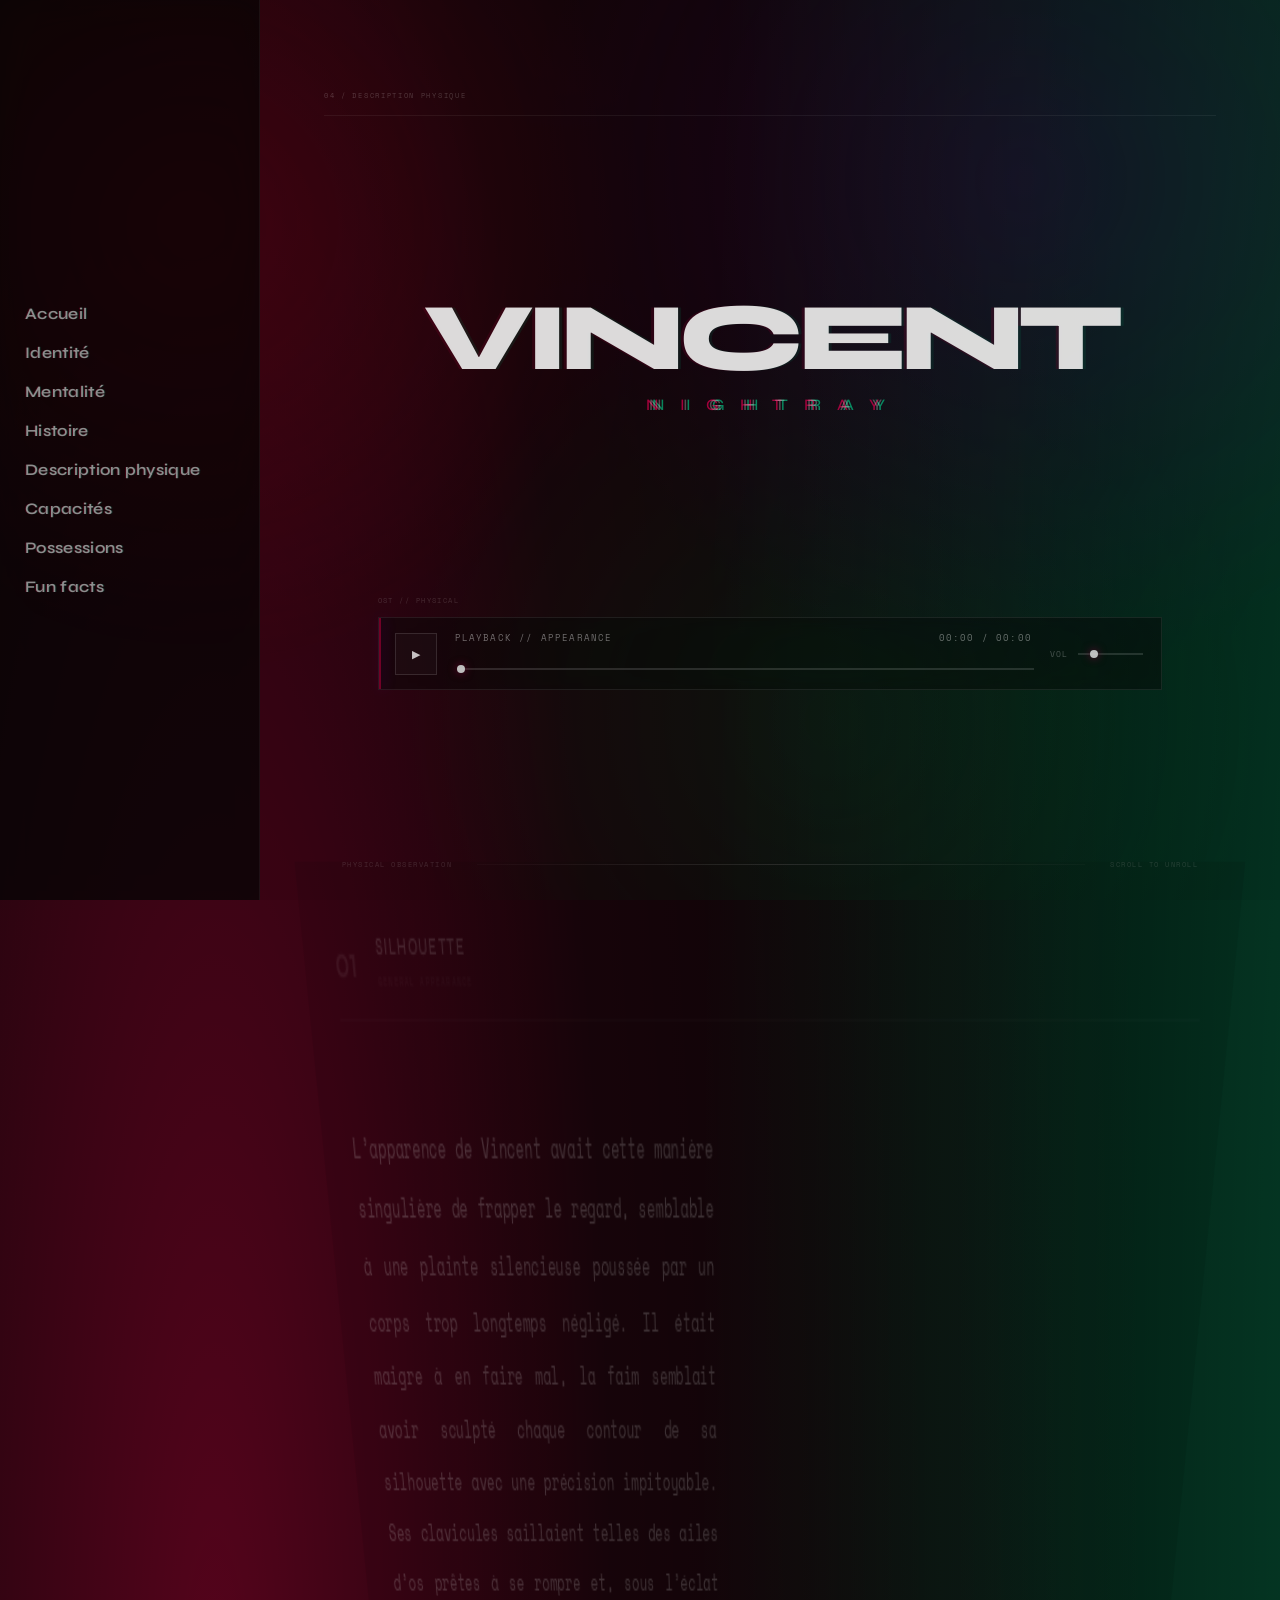
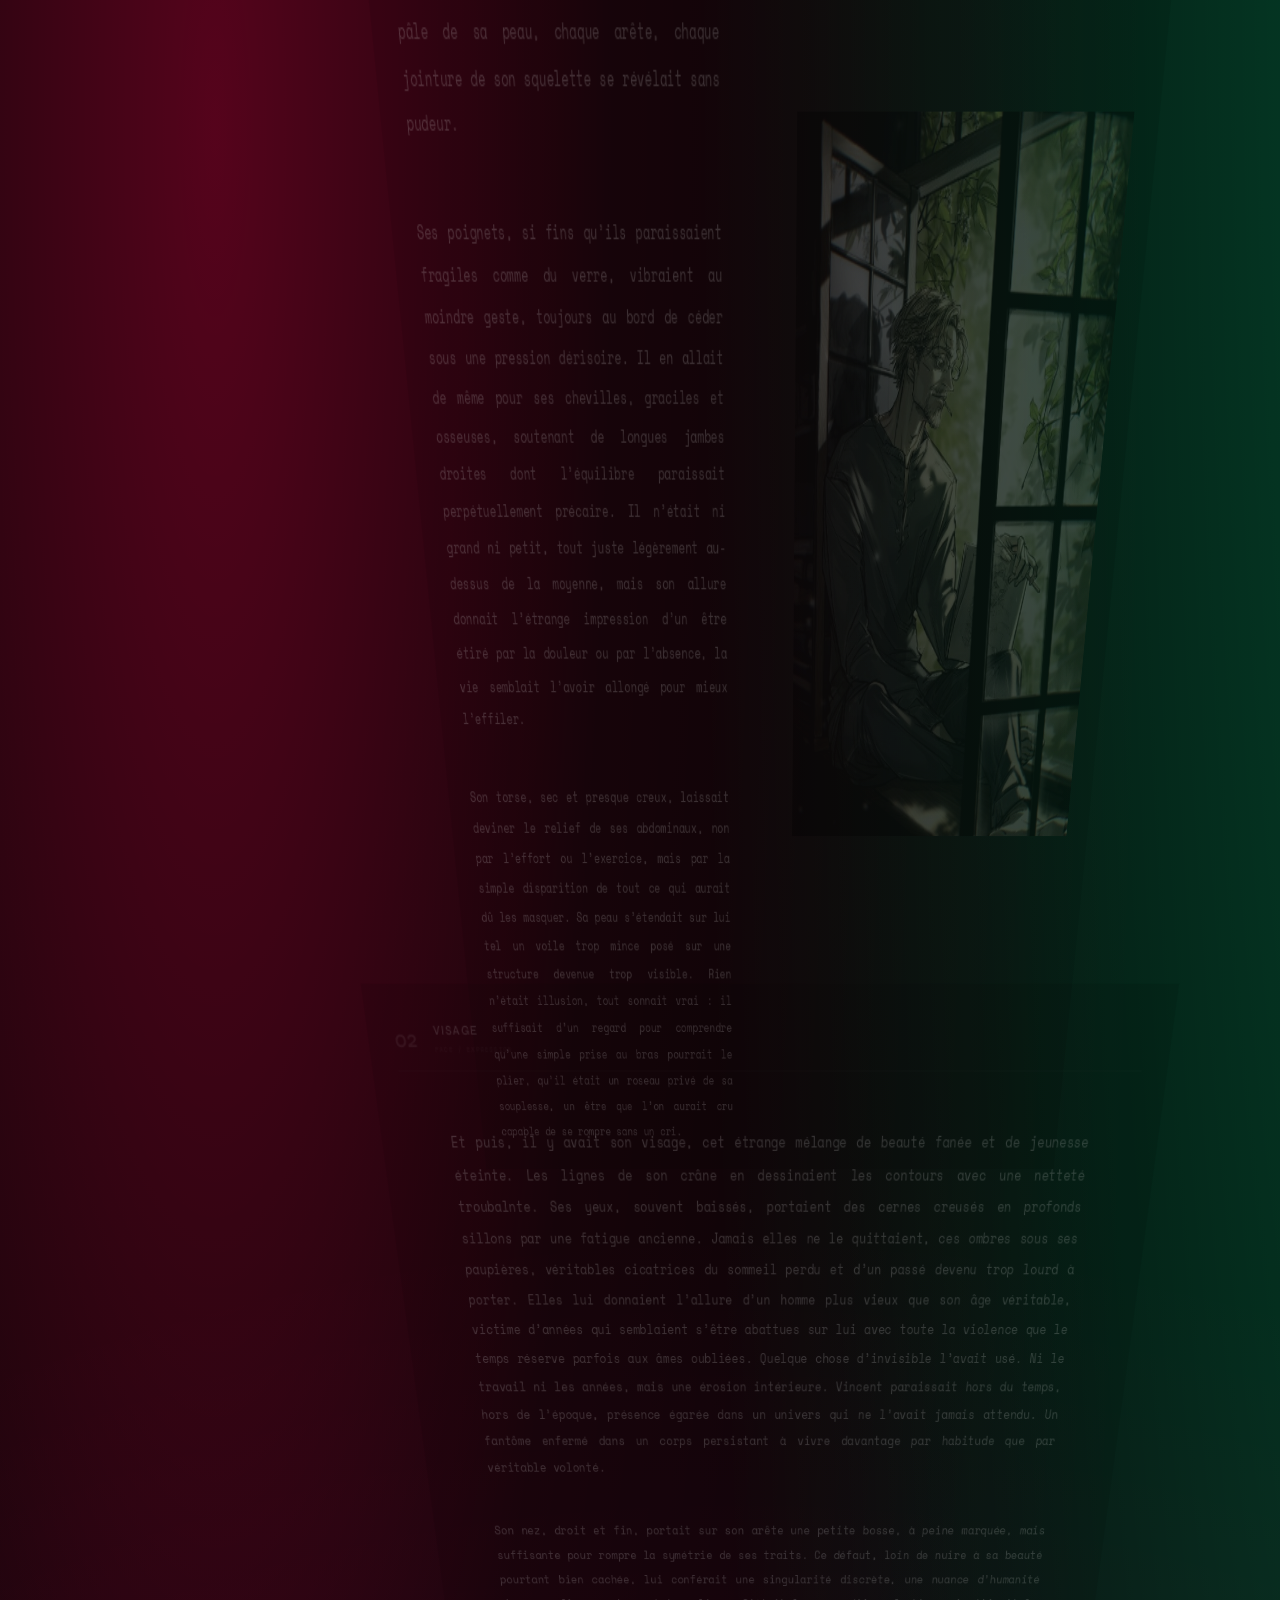
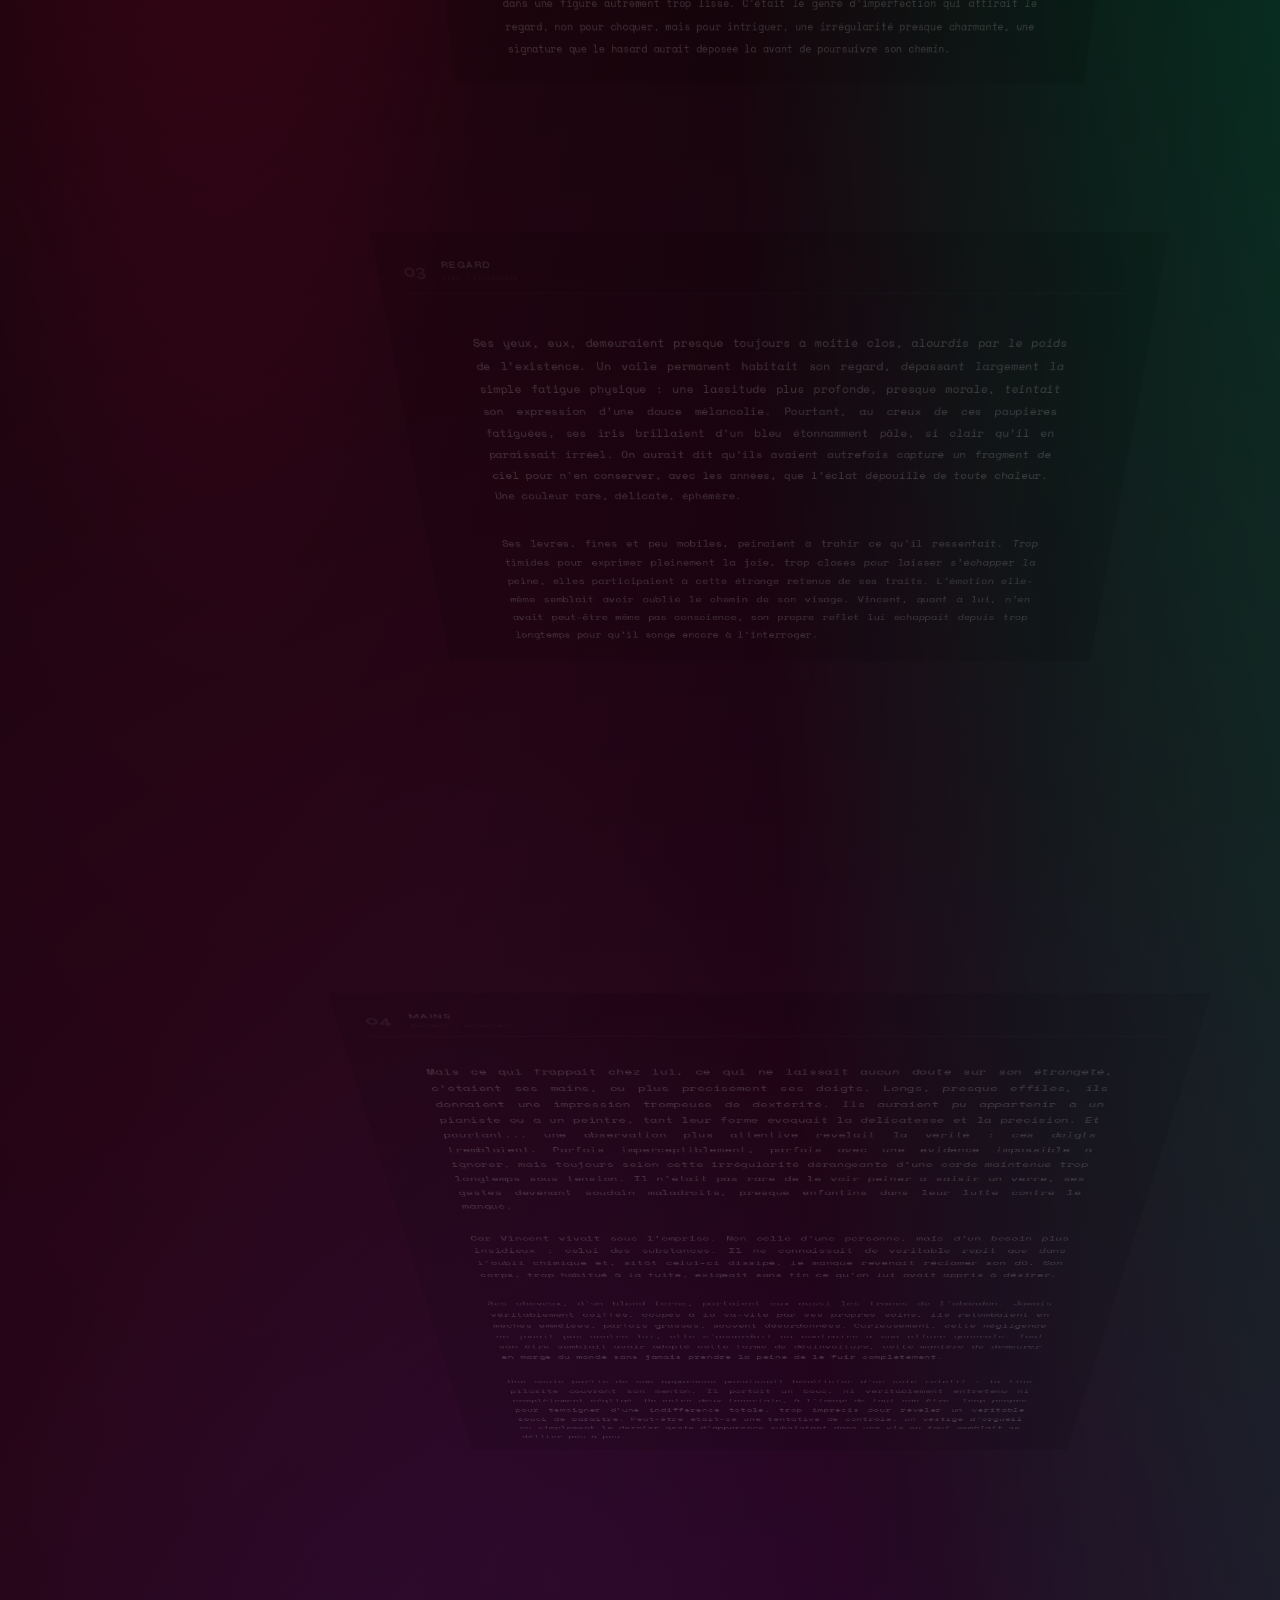
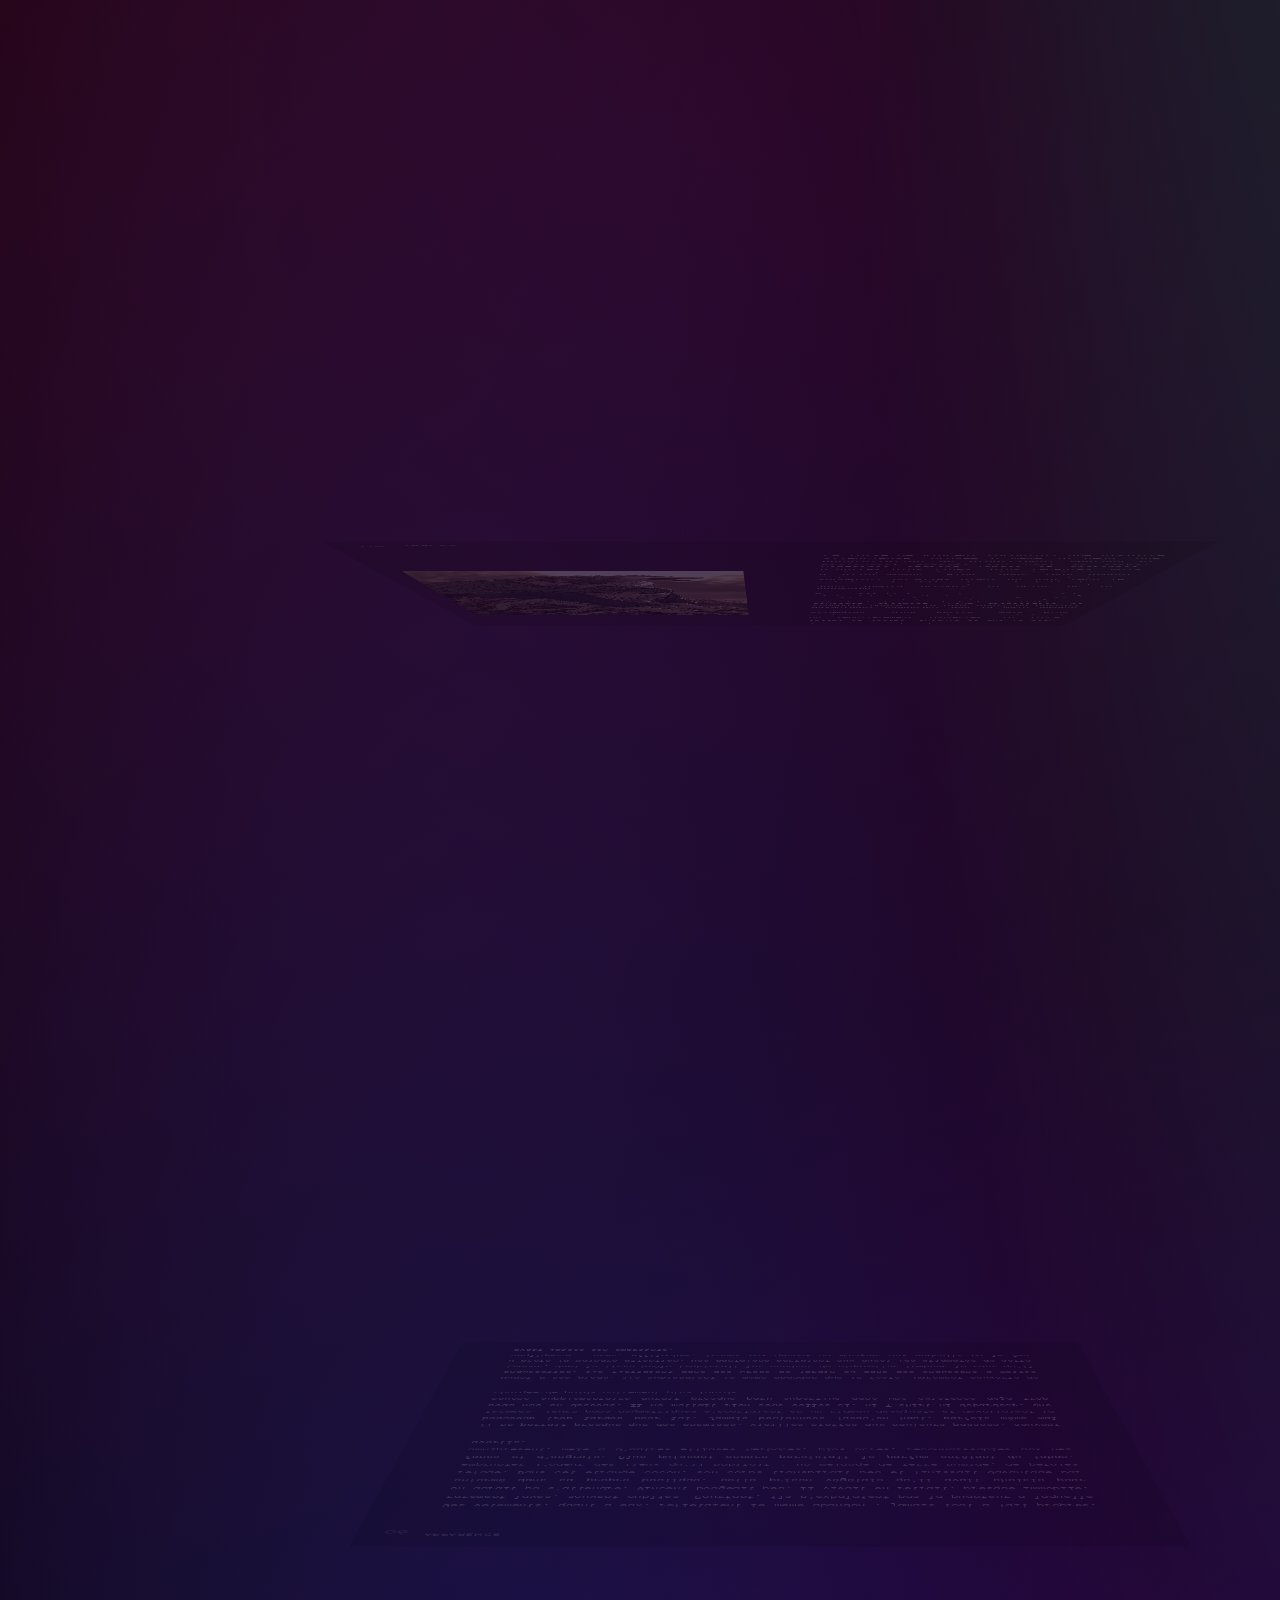
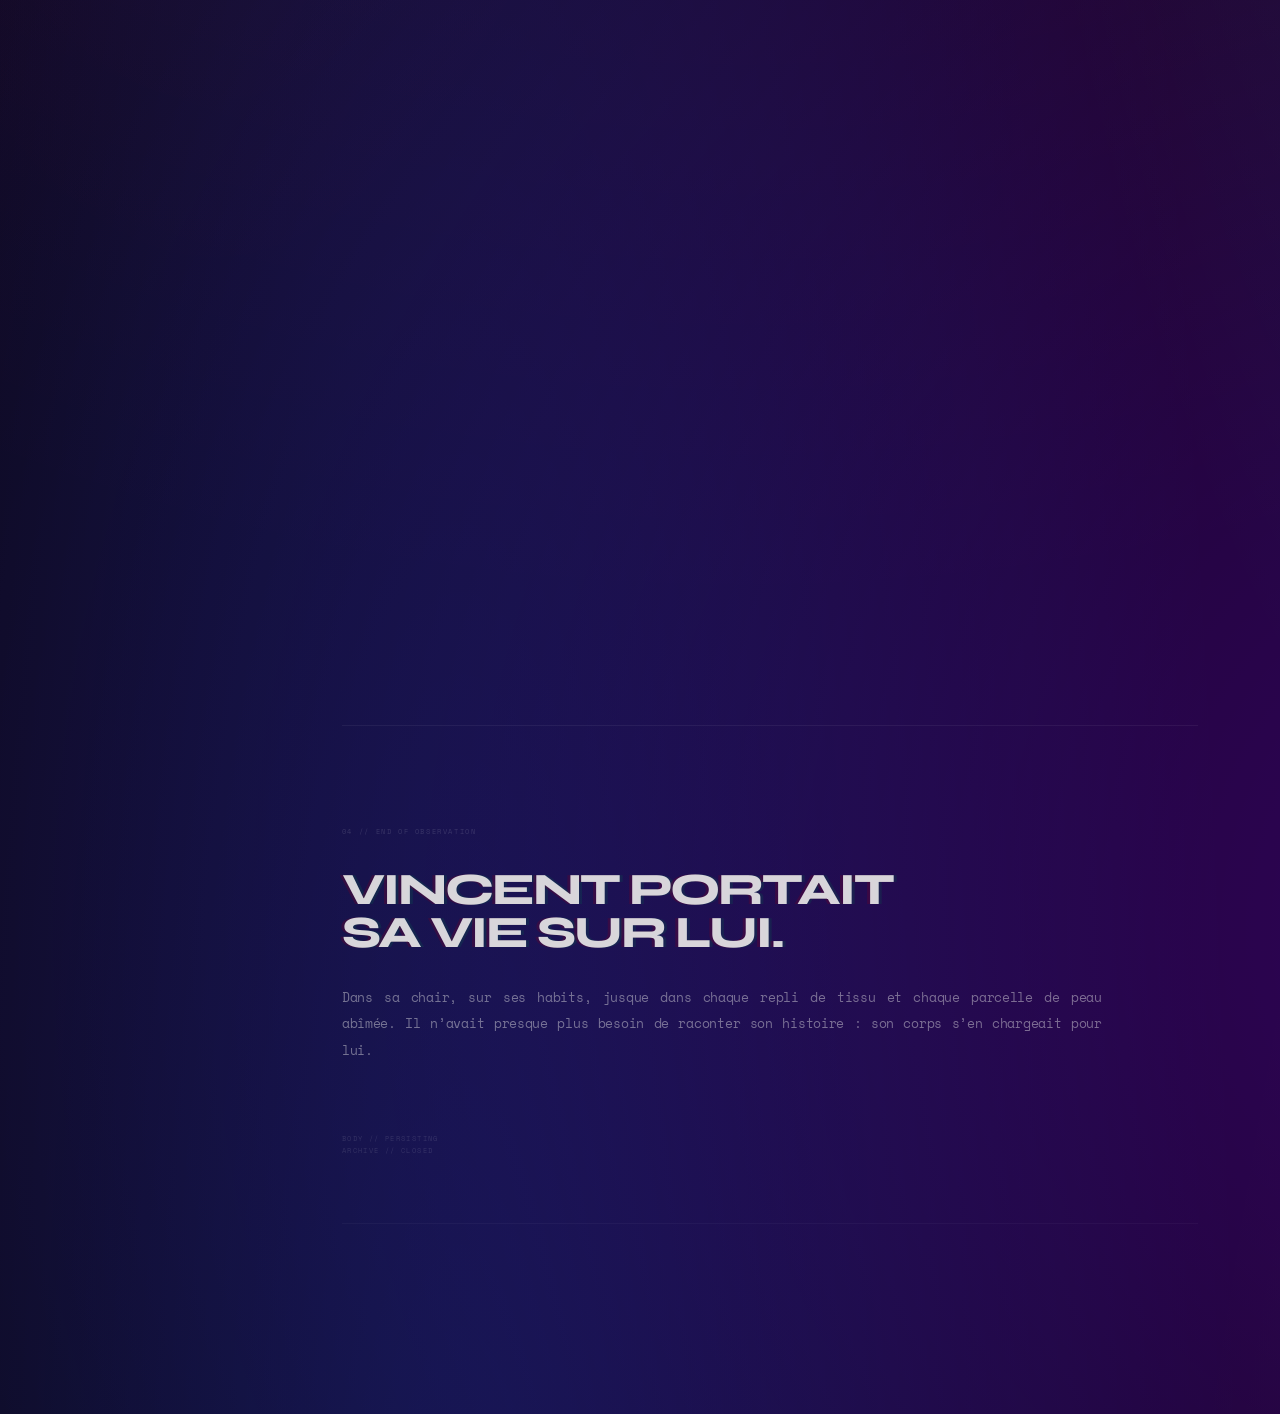
<file: physique.html>
<!DOCTYPE html>
<html lang="fr">

<head>
    <meta charset="UTF-8">
    <meta name="viewport" content="width=device-width, initial-scale=1.0">

    <title>Physique</title>

    <link rel="stylesheet" href="css/style.css">
    <link rel="icon" type="image/png" href="favicon.png">
</head>

<body>

    <nav>
        <a href="index.html">Accueil</a>
        <a href="identite.html">Identité</a>
        <a href="mentalite.html">Mentalité</a>
        <a href="histoire.html">Histoire</a>
        <a href="physique.html">Description physique</a>
        <a href="capacites.html">Capacités</a>
        <a href="possessions.html">Possessions</a>
        <a href="fun-facts.html">Fun facts</a>
    </nav>

 <main class="physical-page">

        <div class="page-container">


            

            <header class="physical-header">

                <div class="physical-topline">

                    <span>
                        04 / DESCRIPTION PHYSIQUE
                    </span>

                   

                </div>


                <div class="physical-title">

        

                    <h1>
                        <span>VINCENT</span>
                        <strong>N I G H T R A Y</strong>
                    </h1>


                </div>

            </header>



            

            <section class="physical-ost">

                <div class="physical-ost-meta">

            

                    <span>
                        OST // PHYSICAL
                    </span>

                </div>


                <div class="mental-audio-player physical-audio-player">

                    <button
                        class="audio-play"
                        type="button"
                        aria-label="Lire la musique"
                    >
                        <span class="play-symbol">
                            ▶
                        </span>
                    </button>


                    <div class="audio-information">

                        <div class="audio-heading">

                            <span class="audio-label">
                                PLAYBACK // APPEARANCE
                            </span>

                            <span class="audio-time">
                                00:00 / 00:00
                            </span>

                        </div>


                        <input
                            class="audio-progress"
                            type="range"
                            min="0"
                            max="100"
                            value="0"
                            step="0.1"
                        >

                    </div>


                    <div class="audio-volume">

                        <span class="volume-icon">
                            VOL
                        </span>

                        <input
                            class="volume-slider"
                            type="range"
                            min="0"
                            max="1"
                            value="0.2"
                            step="0.01"
                        >

                    </div>


                    <audio class="mental-audio">

                        <source
                            src="assets/audio/physique-ost.mp3"
                            type="audio/mpeg"
                        >

                    </audio>

                </div>

            </section>



            

            <div class="physical-reel-intro">

                <span>
                    PHYSICAL OBSERVATION
                </span>

                <i></i>

                <small>
                    SCROLL TO UNROLL
                </small>

            </div>



            

            <div class="physical-reel">


                

                <section
                    class="reel-section reel-section-image-right"
                    data-reel="01"
                >

                    <div class="reel-section-inner">

                        <div class="reel-meta">

                            <span>01</span>

                            <div>
                                <strong>SILHOUETTE</strong>
                                <small>GENERAL APPEARANCE</small>
                            </div>

                        </div>


                        <div class="reel-layout">

                            <div class="reel-text">

                                <p>
                                    L’apparence de Vincent avait cette manière singulière de frapper le regard, semblable à une plainte silencieuse poussée par un corps trop longtemps négligé. Il était maigre à en faire mal, la faim semblait avoir sculpté chaque contour de sa silhouette avec une précision impitoyable. Ses clavicules saillaient telles des ailes d’os prêtes à se rompre et, sous l’éclat pâle de sa peau, chaque arête, chaque jointure de son squelette se révélait sans pudeur.
                                </p>

                                <p>
                                    Ses poignets, si fins qu’ils paraissaient fragiles comme du verre, vibraient au moindre geste, toujours au bord de céder sous une pression dérisoire. Il en allait de même pour ses chevilles, graciles et osseuses, soutenant de longues jambes droites dont l’équilibre paraissait perpétuellement précaire. Il n’était ni grand ni petit, tout juste légèrement au-dessus de la moyenne, mais son allure donnait l’étrange impression d’un être étiré par la douleur ou par l’absence, la vie semblait l’avoir allongé pour mieux l’effiler.
                                </p>

                                <p>
                                    Son torse, sec et presque creux, laissait deviner le relief de ses abdominaux, non par l’effort ou l’exercice, mais par la simple disparition de tout ce qui aurait dû les masquer. Sa peau s’étendait sur lui tel un voile trop mince posé sur une structure devenue trop visible. Rien n’était illusion, tout sonnait vrai : il suffisait d’un regard pour comprendre qu’une simple prise au bras pourrait le plier, qu’il était un roseau privé de sa souplesse, un être que l’on aurait cru capable de se rompre sans un cri.
                                </p>

                            </div>


                            <figure class="reel-image reel-image-one">

                                <div class="reel-image-frame image-critical-trip">

                                    <img
                                        src="assets/images/physique1.png"
                                        alt="Vincent Nightray"
                                    >

                                </div>

                              

                            </figure>

                        </div>

                    </div>

                </section>



                

                <section
                    class="reel-section"
                    data-reel="02"
                >

                    <div class="reel-section-inner">

                        <div class="reel-meta">

                            <span>02</span>

                            <div>
                                <strong>VISAGE</strong>
                                <small>FACE / EXPRESSION</small>
                            </div>

                        </div>


                        <div class="reel-text reel-text-centered">

                            <p>
                                Et puis, il y avait son visage, cet étrange mélange de beauté fanée et de jeunesse éteinte. Les lignes de son crâne en dessinaient les contours avec une netteté troubalnte. Ses yeux, souvent baissés, portaient des cernes creusés en profonds sillons par une fatigue ancienne. Jamais elles ne le quittaient, ces ombres sous ses paupières, véritables cicatrices du sommeil perdu et d’un passé devenu trop lourd à porter. Elles lui donnaient l’allure d’un homme plus vieux que son âge véritable, victime d’années qui semblaient s’être abattues sur lui avec toute la violence que le temps réserve parfois aux âmes oubliées. Quelque chose d’invisible l’avait usé. Ni le travail ni les années, mais une érosion intérieure. Vincent paraissait hors du temps, hors de l’époque, présence égarée dans un univers qui ne l’avait jamais attendu. Un fantôme enfermé dans un corps persistant à vivre davantage par habitude que par véritable volonté.
                            </p>

                            <p>
                                Son nez, droit et fin, portait sur son arête une petite bosse, à peine marquée, mais suffisante pour rompre la symétrie de ses traits. Ce défaut, loin de nuire à sa beauté pourtant bien cachée, lui conférait une singularité discrète, une nuance d’humanité dans une figure autrement trop lisse. C’était le genre d’imperfection qui attirait le regard, non pour choquer, mais pour intriguer, une irrégularité presque charmante, une signature que le hasard aurait déposée là avant de poursuivre son chemin.
                            </p>

                        </div>

                    </div>

                </section>



                

                <section
                    class="reel-section reel-section-narrow"
                    data-reel="03"
                >

                    <div class="reel-section-inner">

                        <div class="reel-meta">

                            <span>03</span>

                            <div>
                                <strong>REGARD</strong>
                                <small>EYES / EXPRESSION</small>
                            </div>

                        </div>


                        <div class="reel-text reel-text-centered">

                            <p>
                                Ses yeux, eux, demeuraient presque toujours à moitié clos, alourdis par le poids de l’existence. Un voile permanent habitait son regard, dépassant largement la simple fatigue physique : une lassitude plus profonde, presque morale, teintait son expression d’une douce mélancolie. Pourtant, au creux de ces paupières fatiguées, ses iris brillaient d’un bleu étonnamment pâle, si clair qu’il en paraissait irréel. On aurait dit qu’ils avaient autrefois capturé un fragment de ciel pour n’en conserver, avec les années, que l’éclat dépouillé de toute chaleur. Une couleur rare, délicate, éphémère.
                            </p>

                            <p>
                                Ses lèvres, fines et peu mobiles, peinaient à trahir ce qu’il ressentait. Trop timides pour exprimer pleinement la joie, trop closes pour laisser s’échapper la peine, elles participaient à cette étrange retenue de ses traits. L’émotion elle-même semblait avoir oublié le chemin de son visage. Vincent, quant à lui, n’en avait peut-être même pas conscience, son propre reflet lui échappait depuis trop longtemps pour qu’il songe encore à l’interroger.
                            </p>

                        </div>

                    </div>

                </section>



                

                <section
                    class="reel-section"
                    data-reel="04"
                >

                    <div class="reel-section-inner">

                        <div class="reel-meta">

                            <span>04</span>

                            <div>
                                <strong>MAINS</strong>
                                <small>MOVEMENT / WITHDRAWAL</small>
                            </div>

                        </div>


                        <div class="reel-text reel-text-centered">

                            <p>
                                Mais ce qui frappait chez lui, ce qui ne laissait aucun doute sur son étrangeté, c’étaient ses mains, ou plus précisément ses doigts. Longs, presque effilés, ils donnaient une impression trompeuse de dextérité. Ils auraient pu appartenir à un pianiste ou à un peintre, tant leur forme évoquait la délicatesse et la précision. Et pourtant... une observation plus attentive révélait la vérité : ces doigts tremblaient. Parfois imperceptiblement, parfois avec une évidence impossible à ignorer, mais toujours selon cette irrégularité dérangeante d’une corde maintenue trop longtemps sous tension. Il n’était pas rare de le voir peiner à saisir un verre, ses gestes devenant soudain maladroits, presque enfantins dans leur lutte contre le manque.
                            </p>

                            <p>
                                Car Vincent vivait sous l’emprise. Non celle d’une personne, mais d’un besoin plus insidieux : celui des substances. Il ne connaissait de véritable répit que dans l’oubli chimique et, sitôt celui-ci dissipé, le manque revenait réclamer son dû. Son corps, trop habitué à la fuite, exigeait sans fin ce qu’on lui avait appris à désirer.
                            </p>

                            <p>
                                Ses cheveux, d’un blond terne, portaient eux aussi les traces de l’abandon. Jamais véritablement coiffés, coupés à la va-vite par ses propres soins, ils retombaient en mèches emmêlées, parfois grasses, souvent désordonnées. Curieusement, cette négligence ne jouait pas contre lui, elle s’accordait au contraire à son allure générale. Tout son être semblait avoir adopté cette forme de désinvolture, cette manière de demeurer en marge du monde sans jamais prendre la peine de le fuir complètement.
                            </p>

                            <p>
                                Une seule partie de son apparence paraissait bénéficier d’un soin relatif : la fine pilosité couvrant son menton. Il portait un bouc, ni véritablement entretenu ni complètement négligé. Un entre-deux incertain, à l’image de tout son être. Trop propre pour témoigner d’une indifférence totale, trop imprécis pour révéler un véritable souci de paraître. Peut-être était-ce une tentative de contrôle, un vestige d’orgueil ou simplement le dernier geste d’apparence subsistant dans une vie où tout semblait se déliter peu à peu.
                            </p>

                        </div>

                    </div>

                </section>



                

                <section
                    class="reel-section reel-section-image-left"
                    data-reel="05"
                >

                    <div class="reel-section-inner">

                        <div class="reel-meta">

                            <span>05</span>

                            <div>
                                <strong>TRACES</strong>
                                <small>SKIN / SCARS</small>
                            </div>

                        </div>


                        <div class="reel-layout">

                            <figure class="reel-image reel-image-two">

                                <div class="reel-image-frame image-critical-trip">

                                    <img
                                        src="assets/images/physique2.png"
                                        alt="Détails physiques de Vincent"
                                    >

                                </div>

                         

                            </figure>


                            <div class="reel-text">

                                <p>
                                    Le torse de Vincent racontait une histoire silencieuse, gravée à même la peau. Une constellation de cicatrices, éparses et profondes, zébrait son haut du corps. Certaines étaient larges et anciennes, d’autres plus fines, plus récentes, mais toutes paraissaient avoir été abandonnées à elles-mêmes. Rien, dans leur aspect rugueux ou leur relief marqué, ne suggérait qu’elles aient un jour reçu le moindre soin. Elles demeuraient là, traces brutes d’un monde ayant déchiré sa peau sans jamais prendre la peine de la recoudre.
                                </p>

                                <p>
                                    Sur l’intérieur de ses avant-bras s’étendaient d’autres marques, plus régulières, plus nettes. Des lignes presque symétriques, tracées selon un rituel douloureux dont la répétition se devinait aisément. Leur disposition ne trompait guère : le bras droit en portait davantage, suggérant que la main gauche les avait dessinées. Dans le creux de ses coudes apparaissaient encore d’autres stigmates. Plus petits, mais plus éloquents. Des marques de piqûres, certaines refermées, d’autres encore à vif ou régulièrement rouvertes. La trace évidente du passage répété d’une seringue, encore et encore, jusqu’à ce que la peau elle-même semble avoir oublié la manière de guérir correctement.
                                </p>

                            </div>

                        </div>

                    </div>

                </section>



                

                <section
                    class="reel-section"
                    data-reel="06"
                >

                    <div class="reel-section-inner">

                        <div class="reel-meta">

                            <span>06</span>

                            <div>
                                <strong>APPARENCE</strong>
                                <small>CLOTHING / SCENT</small>
                            </div>

                        </div>


                        <div class="reel-text reel-text-centered">

                            <p>
                                Ses vêtements, quant à eux, reflétaient le même abandon : jamais tout à fait propres, rarement lavés, souvent oubliés. Pourtant, ils n’exhalaient pas la puanteur à laquelle on aurait pu s’attendre. Vincent bougeait peu. Il vivait en retrait, presque immobile, enfermé dans sa propre boutique, cette prison végétale qu’il avait choisie pour refuge. Dans cet étrange cocon, son corps transpirait peu et finissait davantage par emprunter l’odeur des lieux qu’il habitait : un mélange de terre humide, de pétales fanés et d’engrais. Plus puissant encore persistait le parfum entêtant du tabac, omniprésent, mêlé à d’autres effluves herbacés, plus âcres, reconnaissables aux nez avertis.
                            </p>

                            <p>
                                Il ne portait presque que des chemises, vieilles étoffes aux couleurs passées, souvent beaucoup trop larges pour lui. Jamais boutonnées jusqu’en haut, parfois même mal fermées, leurs pans asymétriques s’écartaient en un rideau désajusté et dévoilaient la peau nue en dessous. Il ne mettait rien sous celles-ci, ni T-shirt ni débardeur, une couche supplémentaire aurait presque paru superflue dans une existence déjà trop chargée de poids autrement plus lourds.
                            </p>

                            <p>
                                Quant à ses pieds, ils subissaient le même abandon que le reste. Rarement couverts de chaussettes, ils flottaient dans des Crocs de jardin ou dans des chaussons à moitié troués, dont le tissu brûlé trahissait les cendres de cigarettes tombées là sans qu’il y prête la moindre attention. Ses pantalons portaient eux aussi les stigmates de cette négligence : usés, effilochés, troués aux genoux ou marqués aux endroits où le feu avait laissé son empreinte.
                            </p>

                        </div>

                    </div>

                </section>


            </div>



            

            <footer class="physical-ending">

                <span>
                    04 // END OF OBSERVATION
                </span>

                <strong>
                    VINCENT PORTAIT<br>
                    SA VIE SUR LUI.
                </strong>

                <p>
                    Dans sa chair, sur ses habits, jusque dans chaque repli de tissu et chaque parcelle de peau abîmée. Il n’avait presque plus besoin de raconter son histoire : son corps s’en chargeait pour lui.
                </p>

                <small>
                    BODY // PERSISTING<br>
                    ARCHIVE // CLOSED
                </small>

            </footer>


        </div>



        

        <aside
            class="reel-progress"
            aria-hidden="true"
        >

            <span class="reel-progress-label">
                BODY
            </span>


            <div class="reel-progress-track">

                <button data-target="01">
                    <span>01</span>
                </button>

                <button data-target="02">
                    <span>02</span>
                </button>

                <button data-target="03">
                    <span>03</span>
                </button>

                <button data-target="04">
                    <span>04</span>
                </button>

                <button data-target="05">
                    <span>05</span>
                </button>

                <button data-target="06">
                    <span>06</span>
                </button>

            </div>

        </aside>


    </main>
    <script src="js/script.js"></script>

</body>

</html>
</file>
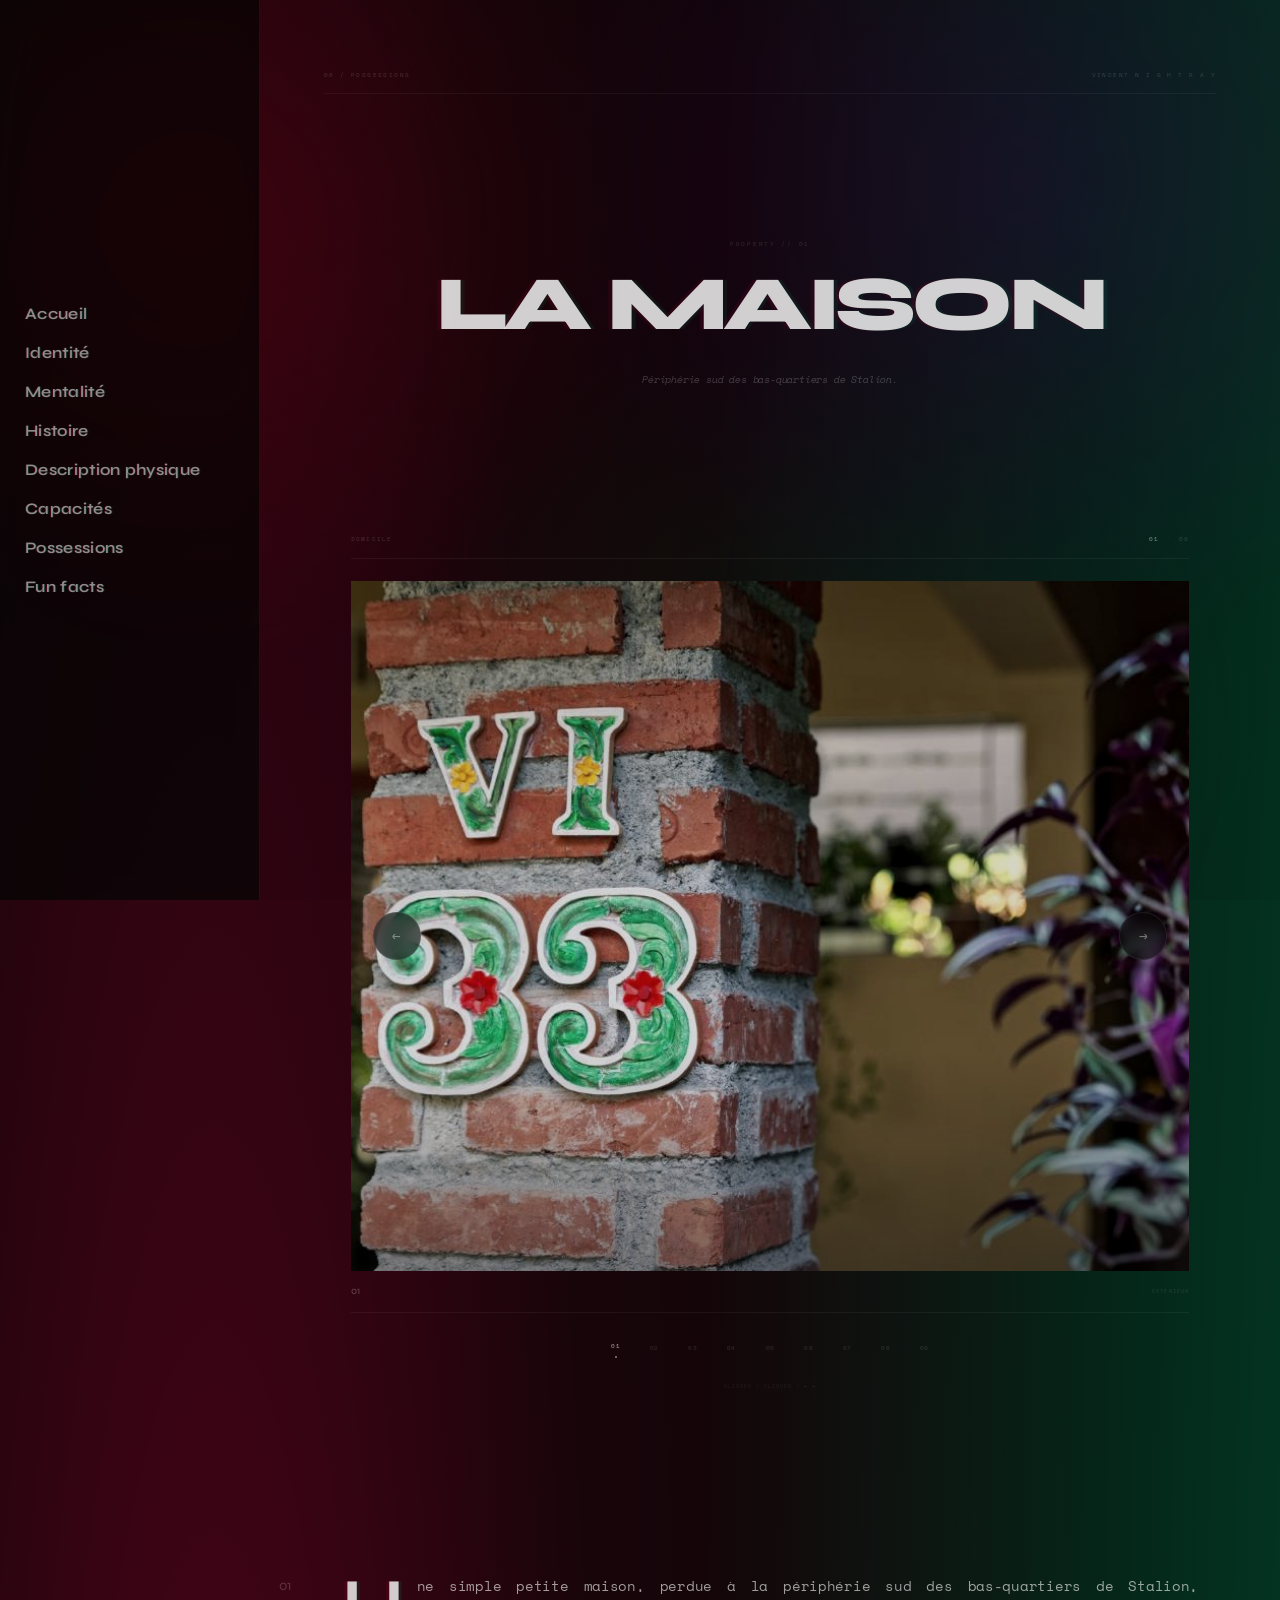
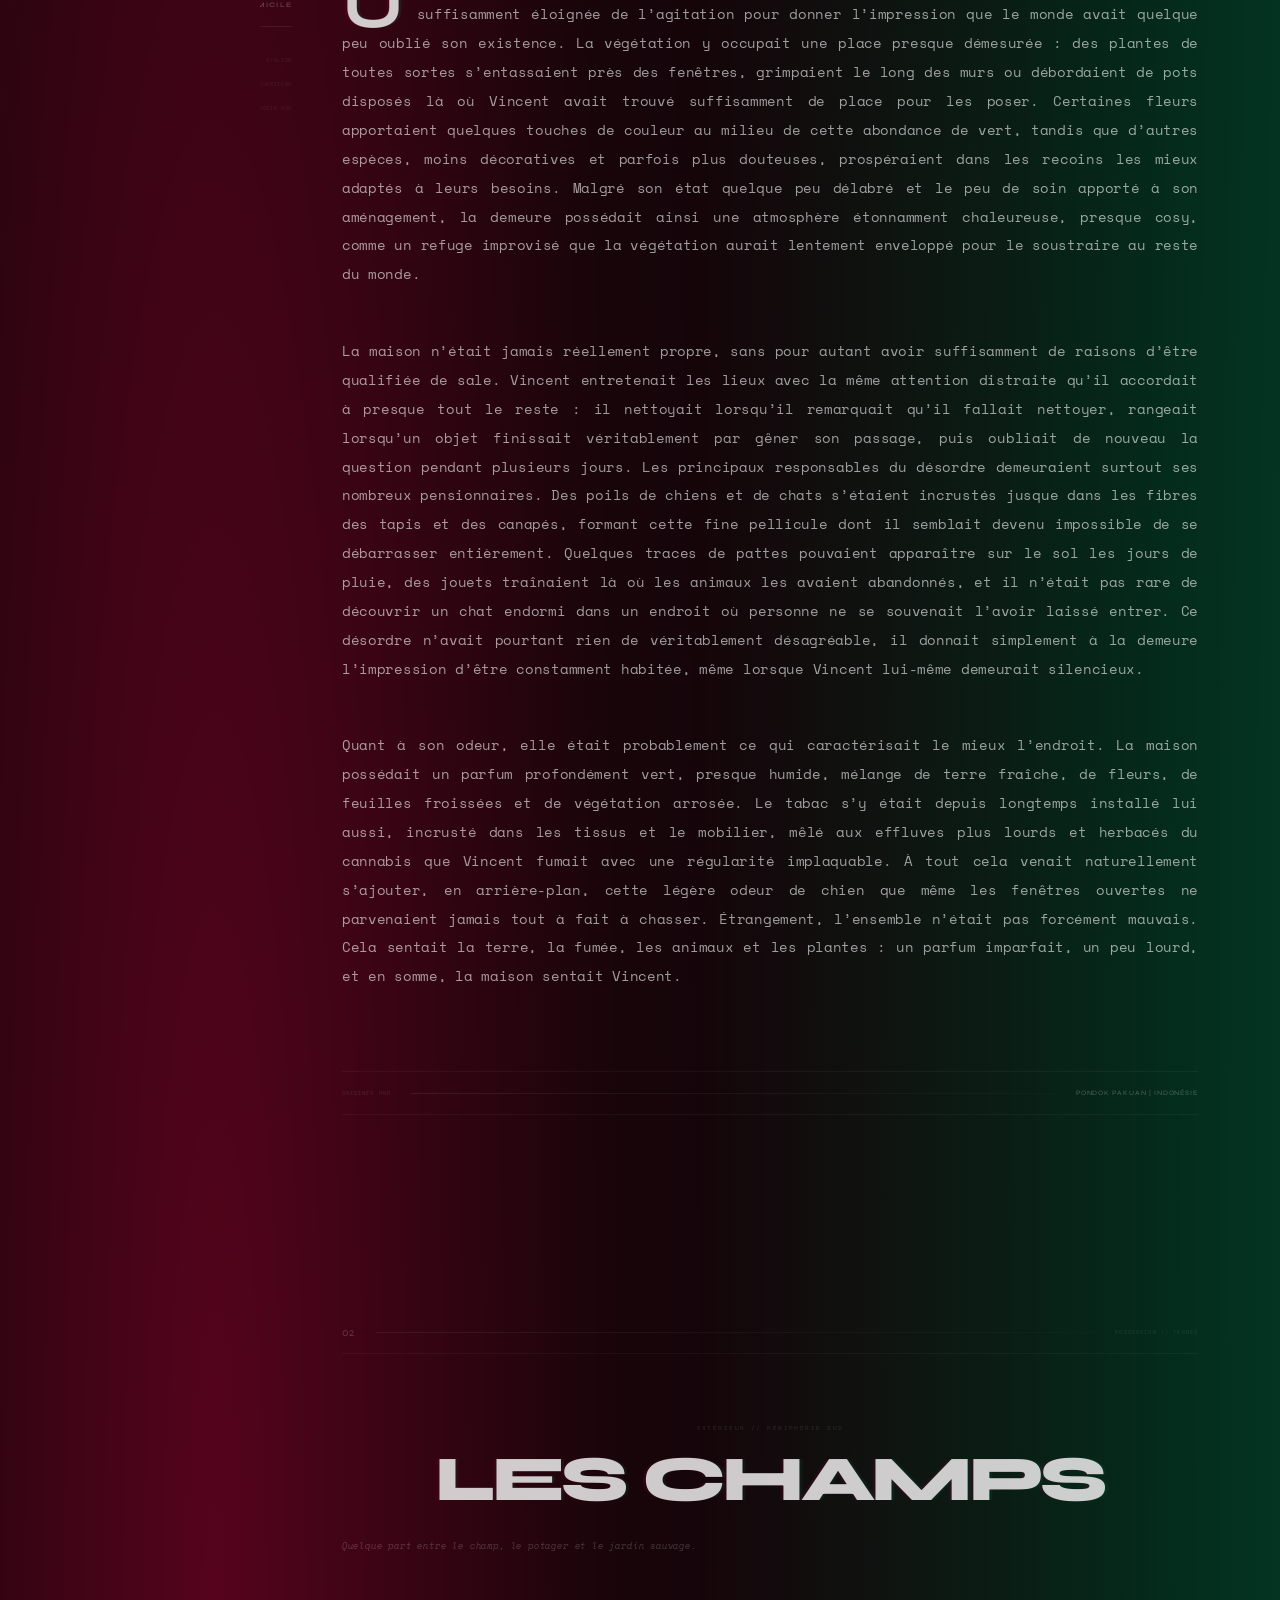
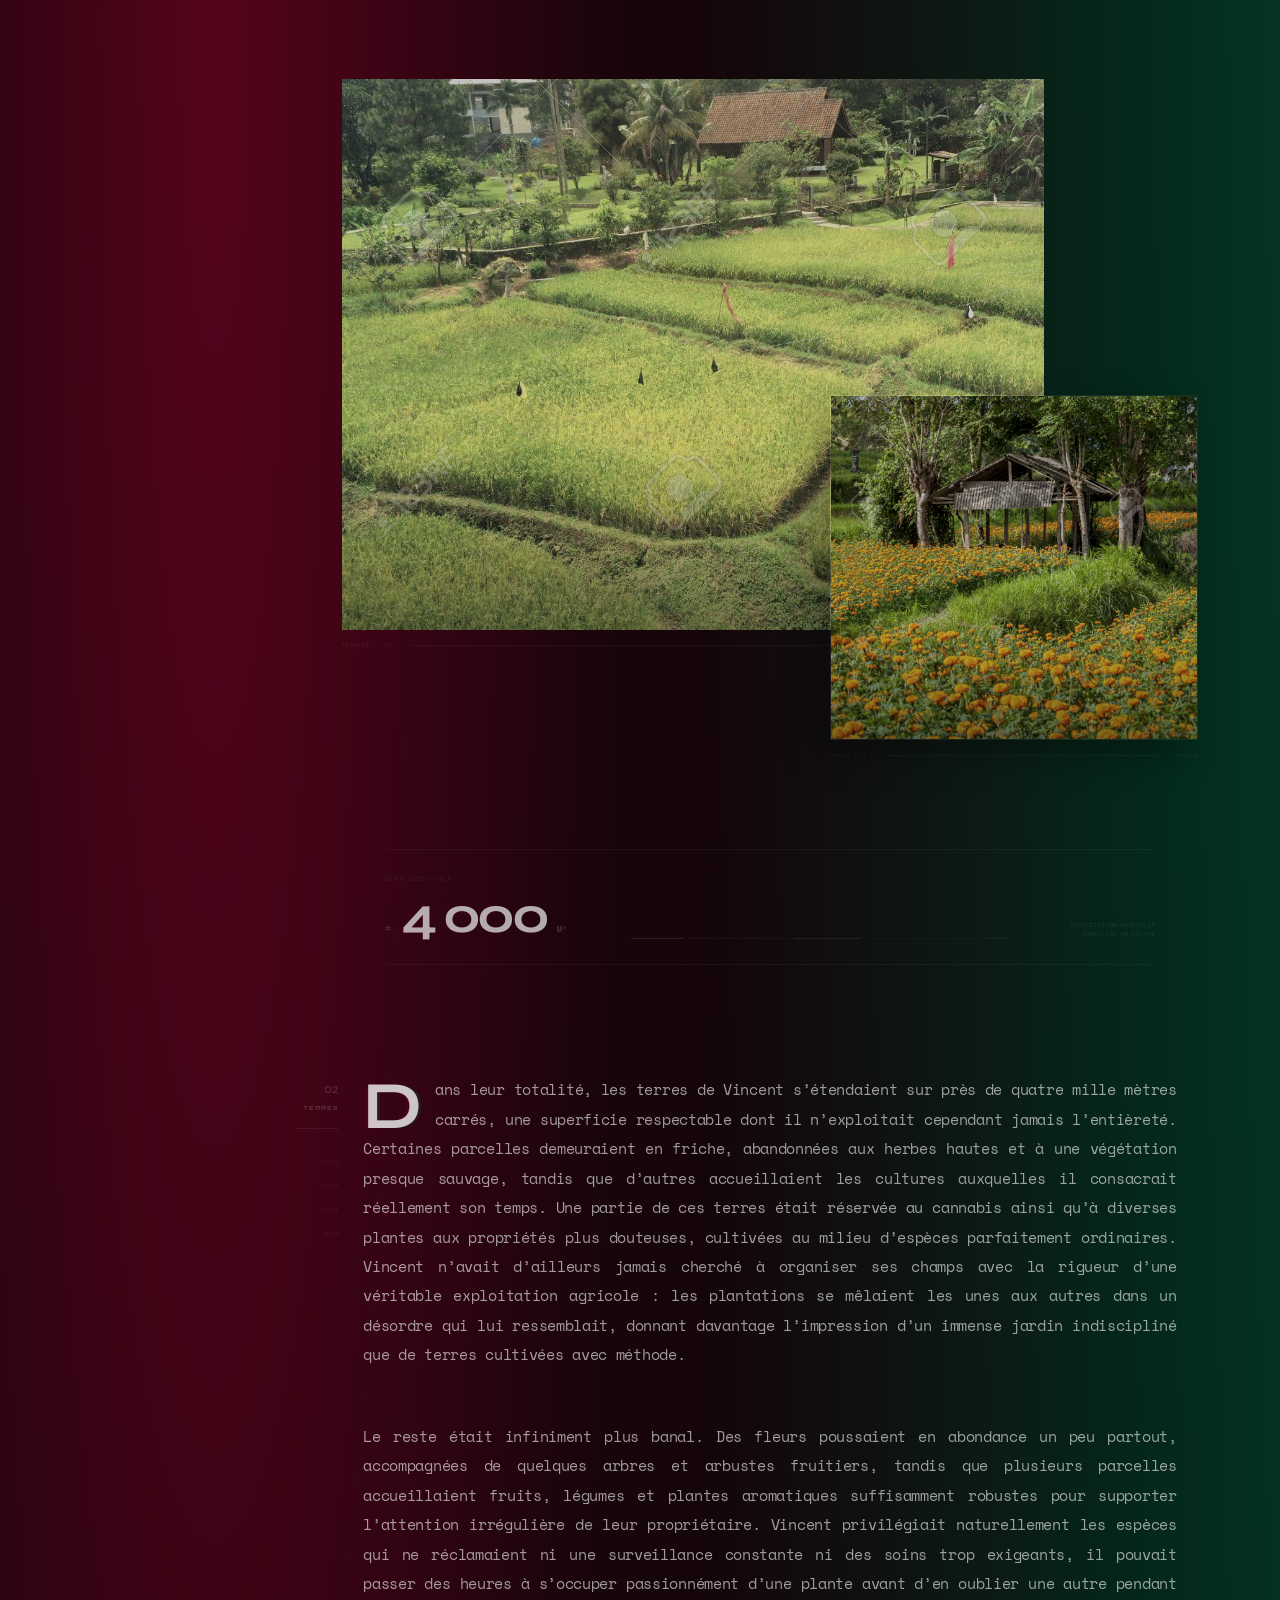
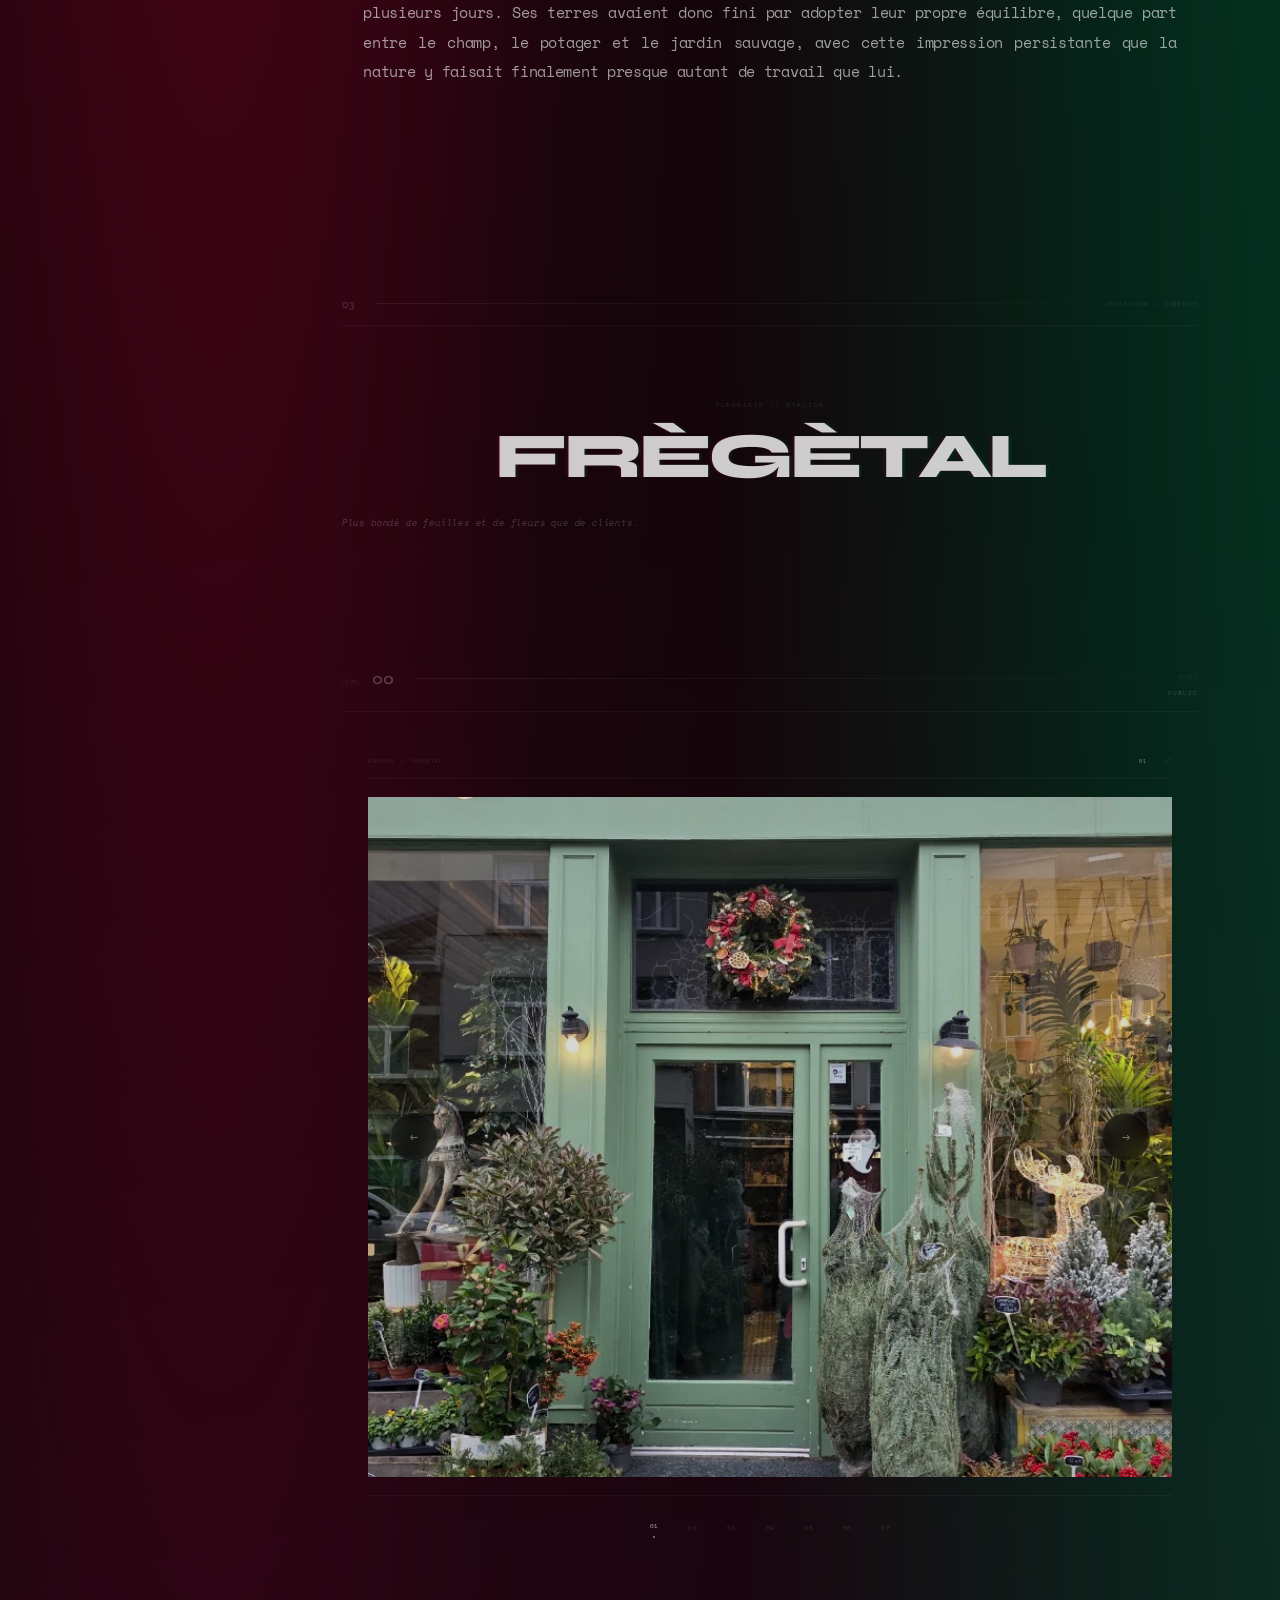
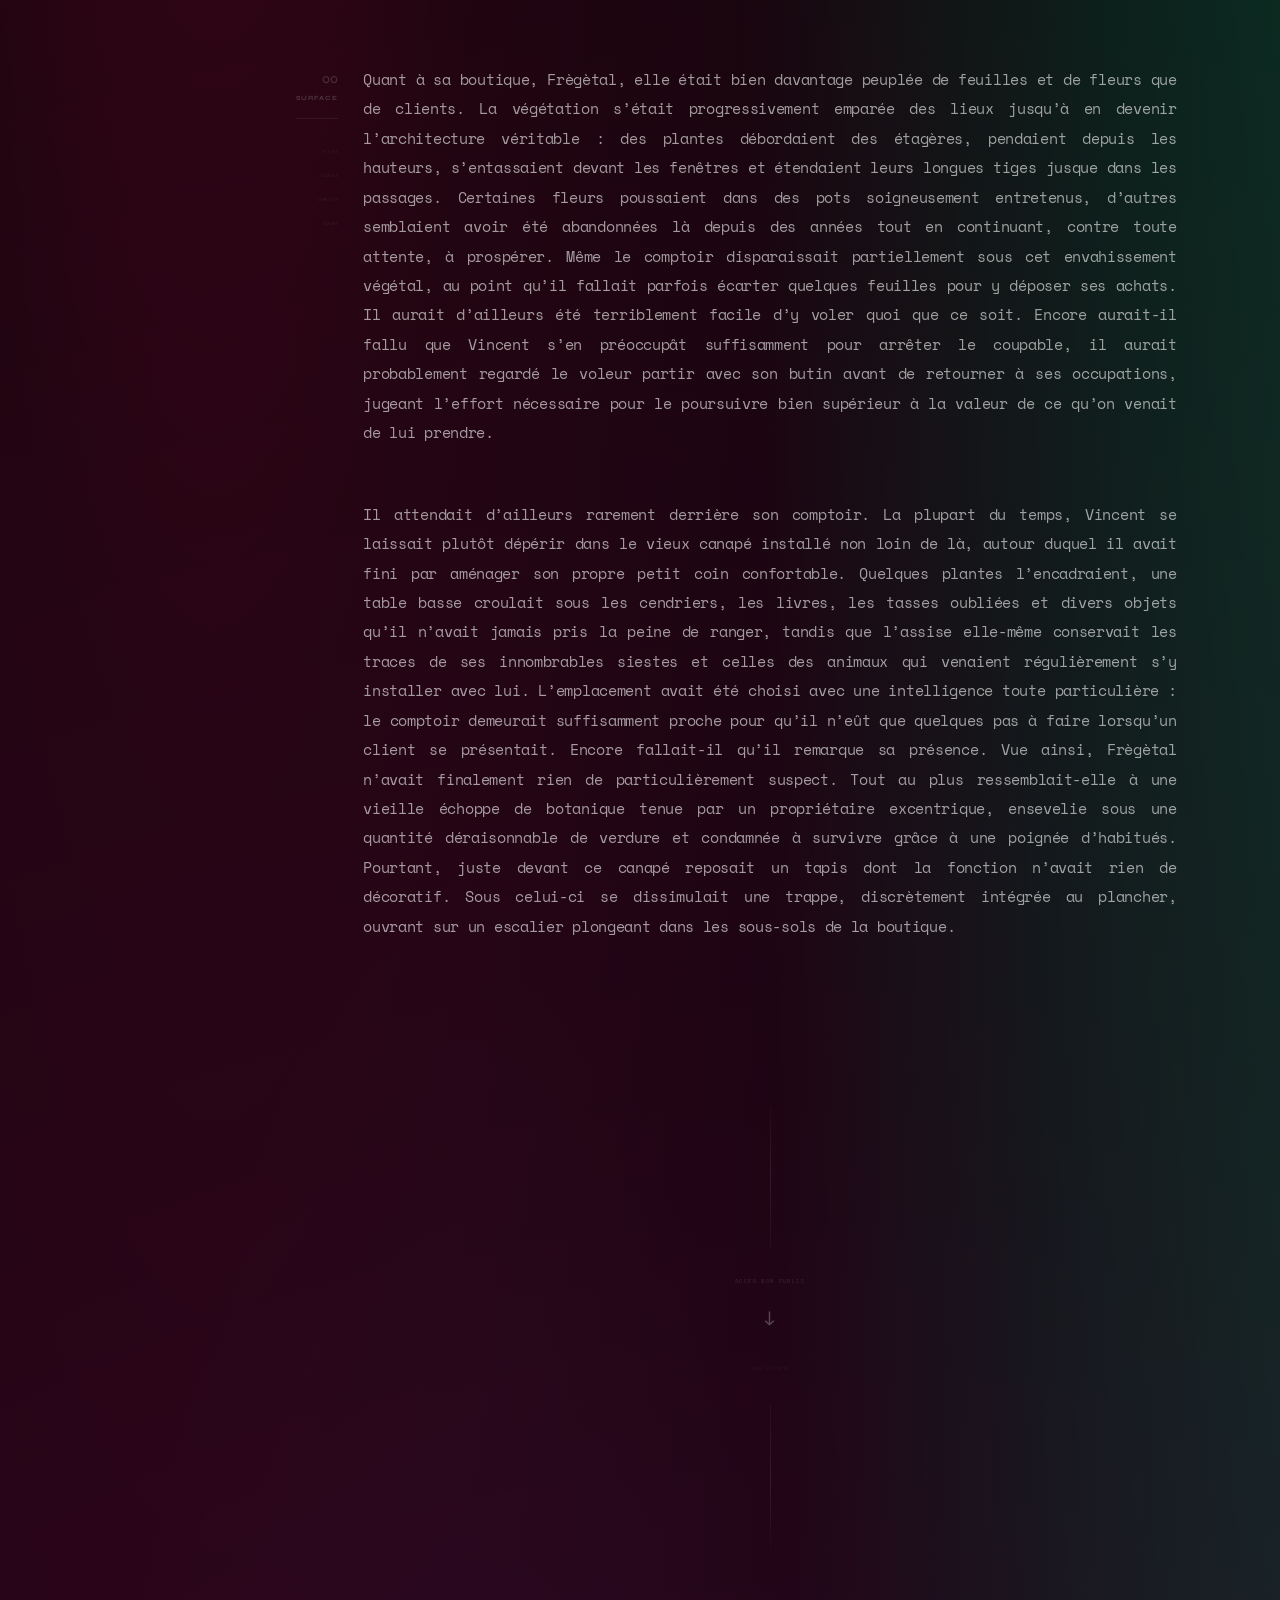
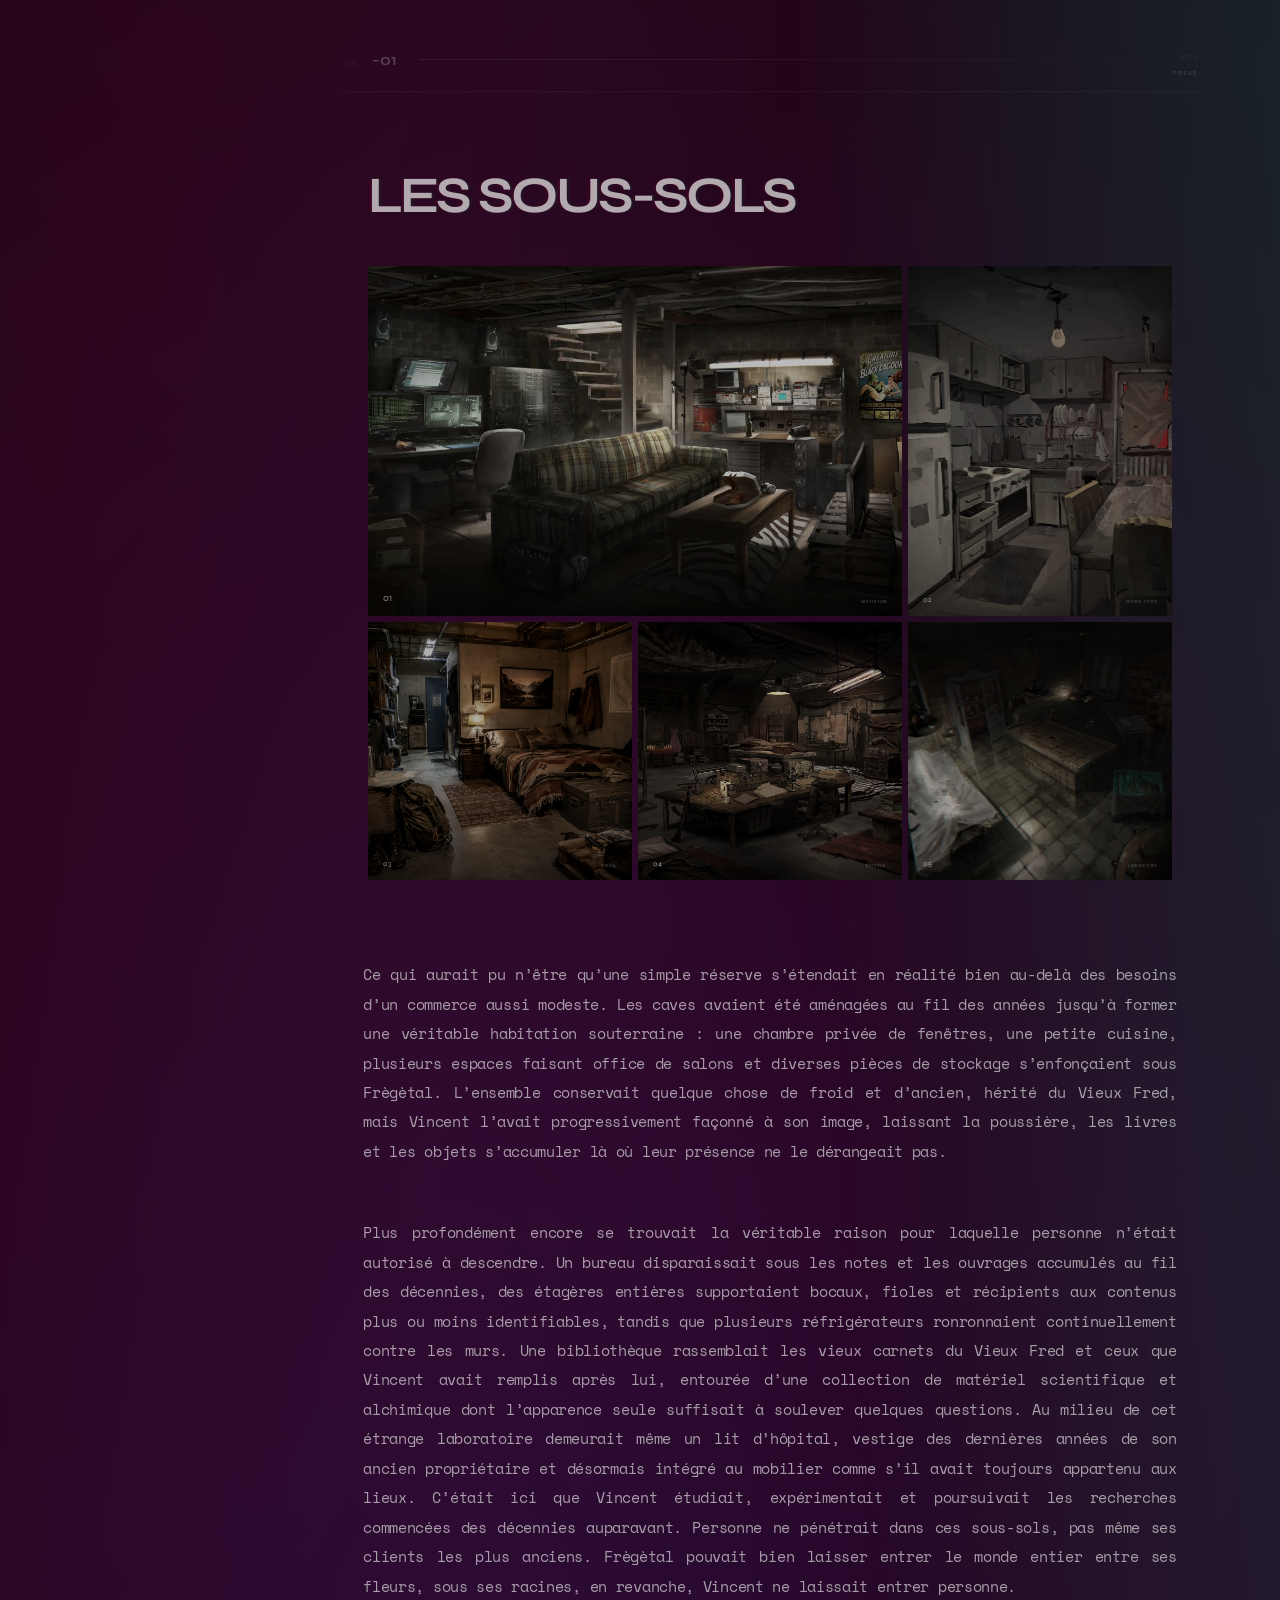
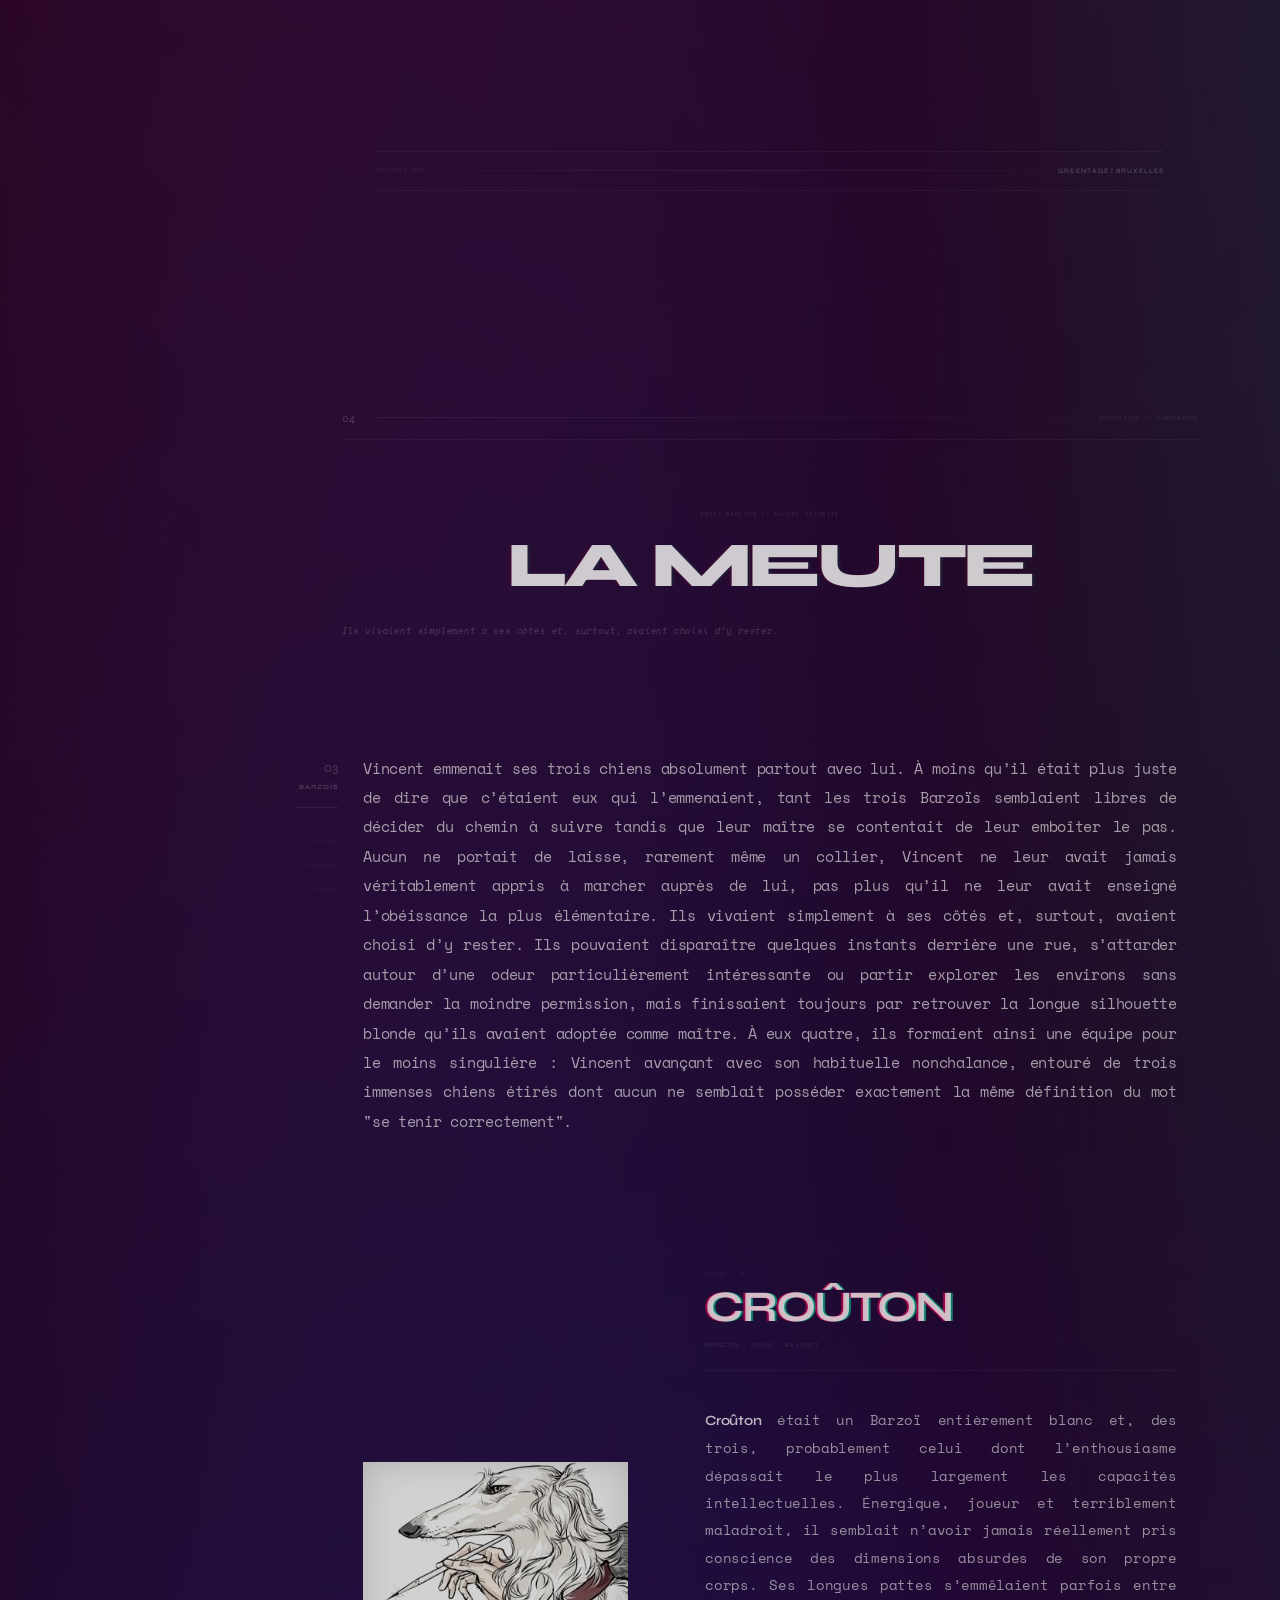
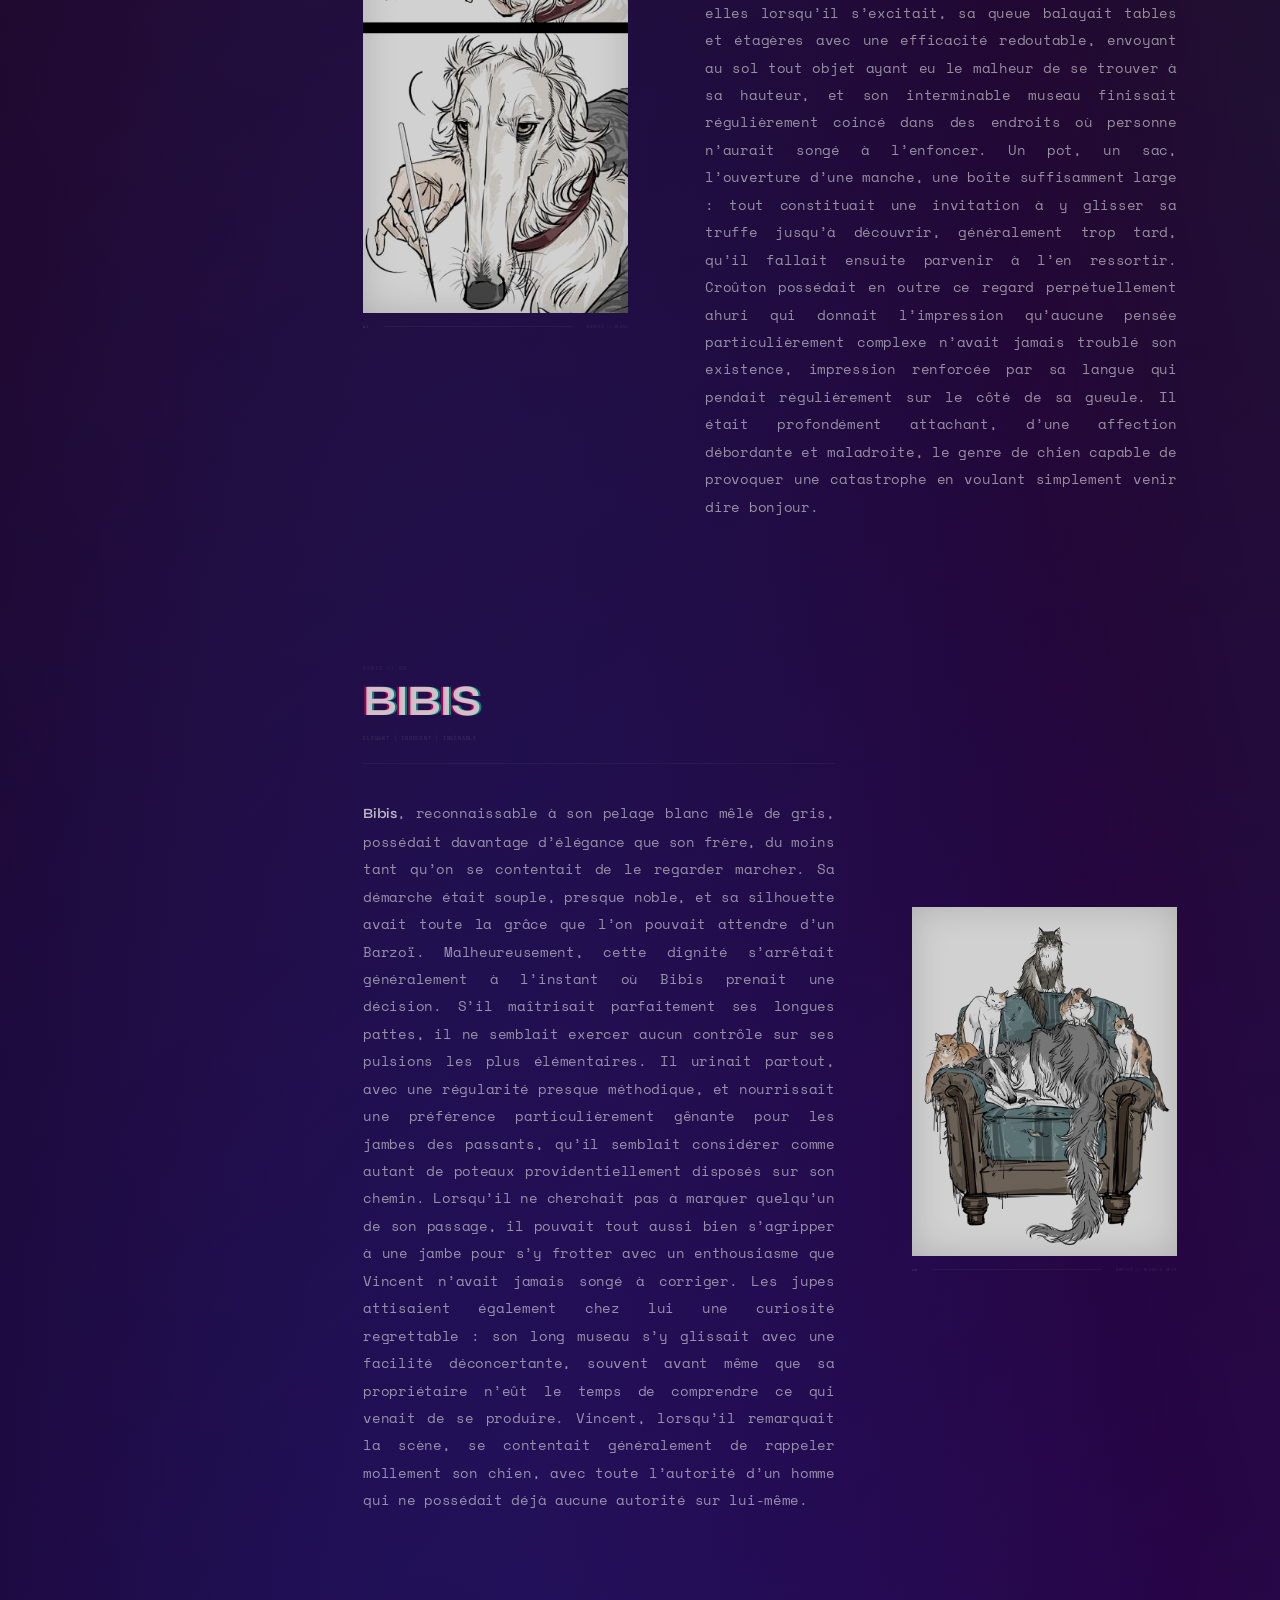
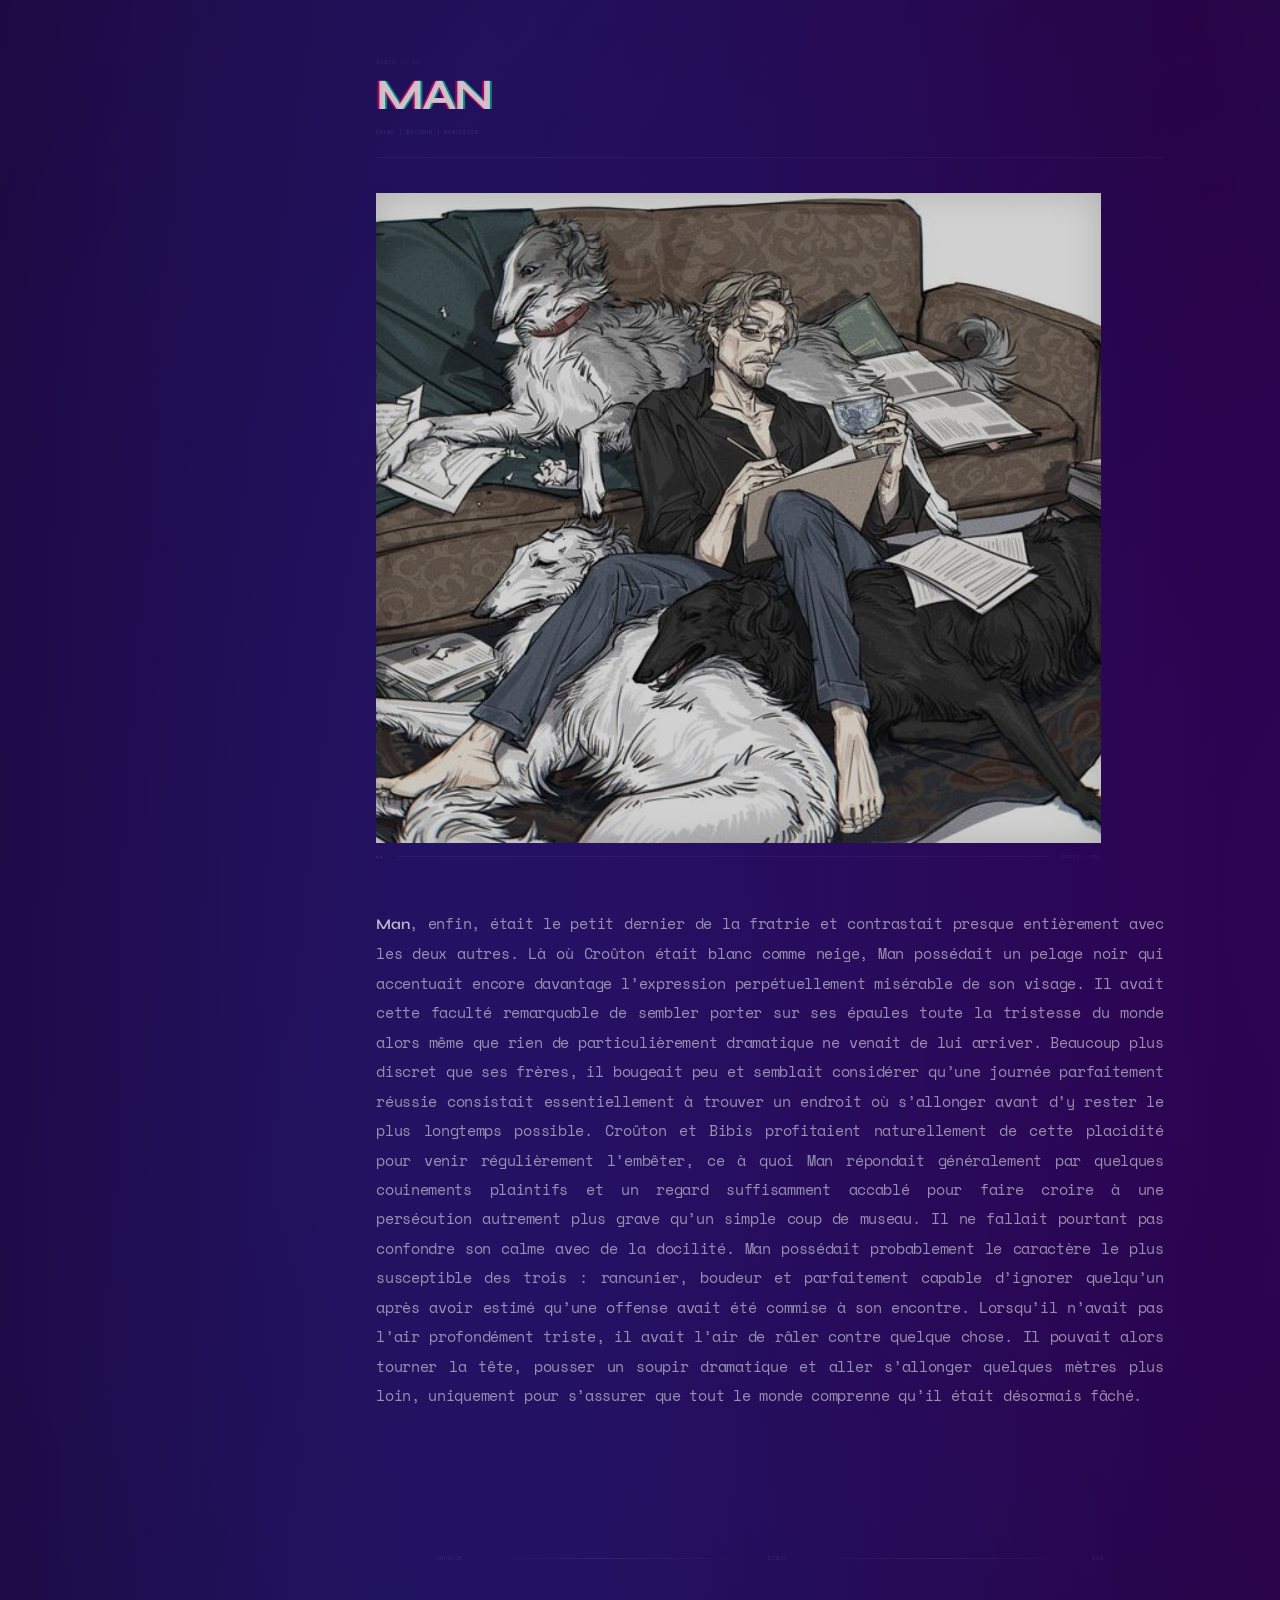
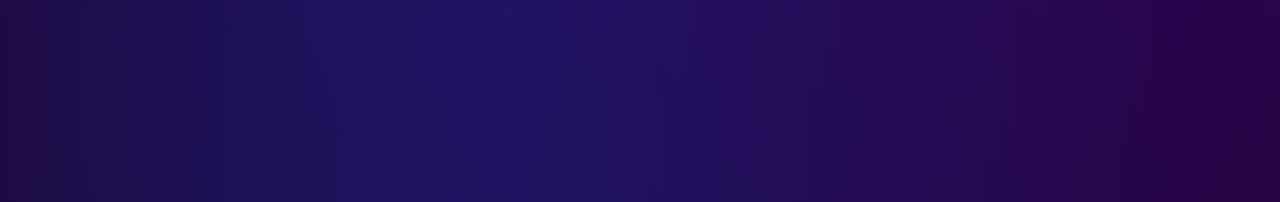
<file: possessions.html>
<!DOCTYPE html>
<html lang="fr">

<head>
    <meta charset="UTF-8">
    <meta name="viewport" content="width=device-width, initial-scale=1.0">

    <title>Possessions</title>

    <link rel="stylesheet" href="css/style.css">
    <link rel="icon" type="image/png" href="favicon.png">
</head>

<body>

    <nav>
        <a href="index.html">Accueil</a>
        <a href="identite.html">Identité</a>
        <a href="mentalite.html">Mentalité</a>
        <a href="histoire.html">Histoire</a>
        <a href="physique.html">Description physique</a>
        <a href="capacites.html">Capacités</a>
        <a href="possessions.html">Possessions</a>
        <a href="fun-facts.html">Fun facts</a>
    </nav>

     <main class="possessions-page">

        <div class="page-container">


            

            <header class="possessions-header">

                <div class="possessions-topline">

                    <span>
                        06 / POSSESSIONS
                    </span>

                    <span>
                        VINCENT N I G H T R A Y
                    </span>

                </div>


                <div class="possessions-heading">

                    <span>
                        PROPERTY // 01
                    </span>

                    <h1>
                        LA MAISON
                    </h1>

                    <p>
                        Périphérie sud des bas-quartiers de Stalion.
                    </p>

                </div>

            </header>



            

            <section class="house-gallery">


                

                <div class="house-gallery-meta">

                    <span>
                        DOMICILE
                    </span>

                    <div>
                        <span class="house-current">
                            01
                        </span>

                        <i>/</i>

                        <span>
                            09
                        </span>
                    </div>

                </div>



                

                <div class="house-carousel">

                    <div class="house-carousel-track">


                        <figure
                            class="house-slide active"
                            data-slide="1"
                        >

                            <div class="house-image image-critical-trip">
                                <img
                                    src="assets/images/maison1.png"
                                    alt="Maison de Vincent | photographie 1"
                                >
                            </div>

                            <figcaption>
                                <span>01</span>
                                <small>EXTÉRIEUR</small>
                            </figcaption>

                        </figure>



                        <figure
                            class="house-slide"
                            data-slide="2"
                        >

                            <div class="house-image image-critical-trip">
                                <img
                                    src="assets/images/maison2.png"
                                    alt="Maison de Vincent | photographie 2"
                                >
                            </div>

                            <figcaption>
                                <span>02</span>
                                <small>DOMICILE</small>
                            </figcaption>

                        </figure>



                        <figure
                            class="house-slide"
                            data-slide="3"
                        >

                            <div class="house-image image-critical-trip">
                                <img
                                    src="assets/images/maison3.png"
                                    alt="Maison de Vincent | photographie 3"
                                >
                            </div>

                            <figcaption>
                                <span>03</span>
                                <small>DOMICILE</small>
                            </figcaption>

                        </figure>



                        <figure
                            class="house-slide"
                            data-slide="4"
                        >

                            <div class="house-image image-critical-trip">
                                <img
                                    src="assets/images/maison4.png"
                                    alt="Maison de Vincent | photographie 4"
                                >
                            </div>

                            <figcaption>
                                <span>04</span>
                                <small>DOMICILE</small>
                            </figcaption>

                        </figure>



                        <figure
                            class="house-slide"
                            data-slide="5"
                        >

                            <div class="house-image image-critical-trip">
                                <img
                                    src="assets/images/maison5.png"
                                    alt="Maison de Vincent | photographie 5"
                                >
                            </div>

                            <figcaption>
                                <span>05</span>
                                <small>DOMICILE</small>
                            </figcaption>

                        </figure>



                        <figure
                            class="house-slide"
                            data-slide="6"
                        >

                            <div class="house-image image-critical-trip">
                                <img
                                    src="assets/images/maison6.png"
                                    alt="Maison de Vincent | photographie 6"
                                >
                            </div>

                            <figcaption>
                                <span>06</span>
                                <small>DOMICILE</small>
                            </figcaption>

                        </figure>



                        <figure
                            class="house-slide"
                            data-slide="7"
                        >

                            <div class="house-image image-critical-trip">
                                <img
                                    src="assets/images/maison7.png"
                                    alt="Maison de Vincent | photographie 7"
                                >
                            </div>

                            <figcaption>
                                <span>07</span>
                                <small>DOMICILE</small>
                            </figcaption>

                        </figure>



                        <figure
                            class="house-slide"
                            data-slide="8"
                        >

                            <div class="house-image image-critical-trip">
                                <img
                                    src="assets/images/maison8.png"
                                    alt="Maison de Vincent | photographie 8"
                                >
                            </div>

                            <figcaption>
                                <span>08</span>
                                <small>DOMICILE</small>
                            </figcaption>

                        </figure>



                        <figure
                            class="house-slide"
                            data-slide="9"
                        >

                            <div class="house-image image-critical-trip">
                                <img
                                    src="assets/images/maison9.png"
                                    alt="Maison de Vincent | photographie 9"
                                >
                            </div>

                            <figcaption>
                                <span>09</span>
                                <small>DOMICILE</small>
                            </figcaption>

                        </figure>


                    </div>



                    

                    <button
                        class="house-carousel-arrow house-carousel-prev"
                        type="button"
                        aria-label="Image précédente"
                    >
                        ←
                    </button>


                    <button
                        class="house-carousel-arrow house-carousel-next"
                        type="button"
                        aria-label="Image suivante"
                    >
                        →
                    </button>

                </div>



                

                <div class="house-carousel-nav">

                    <button class="active" data-target="0">
                        01
                    </button>

                    <button data-target="1">
                        02
                    </button>

                    <button data-target="2">
                        03
                    </button>

                    <button data-target="3">
                        04
                    </button>

                    <button data-target="4">
                        05
                    </button>

                    <button data-target="5">
                        06
                    </button>

                    <button data-target="6">
                        07
                    </button>

                    <button data-target="7">
                        08
                    </button>

                    <button data-target="8">
                        09
                    </button>

                </div>


                <p class="house-gallery-hint">
                    GLISSER / CLIQUER / ← →
                </p>


            </section>



            

            <section class="house-description">


                <aside class="house-description-aside">

                    <span>
                        01
                    </span>

                    <strong>
                        DOMICILE
                    </strong>

                    <i></i>

                    <small>
                        STALION<br>
                        BAS-QUARTIERS<br>
                        PÉRIPHÉRIE SUD
                    </small>

                </aside>



                <article class="house-description-text">

                    <p class="house-description-opening">
                        Une simple petite maison, perdue à la périphérie sud des bas-quartiers de Stalion, suffisamment éloignée de l’agitation pour donner l’impression que le monde avait quelque peu oublié son existence. La végétation y occupait une place presque démesurée : des plantes de toutes sortes s’entassaient près des fenêtres, grimpaient le long des murs ou débordaient de pots disposés là où Vincent avait trouvé suffisamment de place pour les poser. Certaines fleurs apportaient quelques touches de couleur au milieu de cette abondance de vert, tandis que d’autres espèces, moins décoratives et parfois plus douteuses, prospéraient dans les recoins les mieux adaptés à leurs besoins. Malgré son état quelque peu délabré et le peu de soin apporté à son aménagement, la demeure possédait ainsi une atmosphère étonnamment chaleureuse, presque cosy, comme un refuge improvisé que la végétation aurait lentement enveloppé pour le soustraire au reste du monde.
                    </p>


                    <p>
                        La maison n’était jamais réellement propre, sans pour autant avoir suffisamment de raisons d’être qualifiée de sale. Vincent entretenait les lieux avec la même attention distraite qu’il accordait à presque tout le reste : il nettoyait lorsqu’il remarquait qu’il fallait nettoyer, rangeait lorsqu’un objet finissait véritablement par gêner son passage, puis oubliait de nouveau la question pendant plusieurs jours. Les principaux responsables du désordre demeuraient surtout ses nombreux pensionnaires. Des poils de chiens et de chats s’étaient incrustés jusque dans les fibres des tapis et des canapés, formant cette fine pellicule dont il semblait devenu impossible de se débarrasser entièrement. Quelques traces de pattes pouvaient apparaître sur le sol les jours de pluie, des jouets traînaient là où les animaux les avaient abandonnés, et il n’était pas rare de découvrir un chat endormi dans un endroit où personne ne se souvenait l’avoir laissé entrer. Ce désordre n’avait pourtant rien de véritablement désagréable, il donnait simplement à la demeure l’impression d’être constamment habitée, même lorsque Vincent lui-même demeurait silencieux.
                    </p>


                    <p>
                        Quant à son odeur, elle était probablement ce qui caractérisait le mieux l’endroit. La maison possédait un parfum profondément vert, presque humide, mélange de terre fraîche, de fleurs, de feuilles froissées et de végétation arrosée. Le tabac s’y était depuis longtemps installé lui aussi, incrusté dans les tissus et le mobilier, mêlé aux effluves plus lourds et herbacés du cannabis que Vincent fumait avec une régularité implaquable. À tout cela venait naturellement s’ajouter, en arrière-plan, cette légère odeur de chien que même les fenêtres ouvertes ne parvenaient jamais tout à fait à chasser. Étrangement, l’ensemble n’était pas forcément mauvais. Cela sentait la terre, la fumée, les animaux et les plantes : un parfum imparfait, un peu lourd, et en somme, la maison sentait Vincent.
                    </p>


                    <footer class="house-origin">

                        <span>
                            ORIGINES HRP
                        </span>

                        <i></i>

                        <strong>
                            PONDOK PAKUAN | INDONÉSIE
                        </strong>

                    </footer>

                </article>


            </section>

            

<section class="fields-section">


    

    <header class="fields-header">

        <div class="fields-index">

            <span>
                02
            </span>

            <i></i>

            <small>
                POSSESSION // TERRES
            </small>

        </div>


        <div class="fields-title">

            <span>
                EXTÉRIEUR // PÉRIPHÉRIE SUD
            </span>

            <h2>
                LES CHAMPS
            </h2>

            <p>
                Quelque part entre le champ, le potager
                et le jardin sauvage.
            </p>

        </div>

    </header>



    

    

<div class="fields-visual">

    

    <figure class="fields-photo fields-photo-main">

        <div class="fields-image image-critical-trip">

            <img
                src="assets/images/champs1.png"
                alt="Les terres cultivées de Vincent"
            >

        </div>

        <figcaption>

            <span>
                TERRAIN // 01
            </span>

            <i></i>

            <span>
                VUE GÉNÉRALE
            </span>

        </figcaption>

    </figure>


    

    <figure class="fields-photo fields-photo-secondary">

        <div class="fields-image image-critical-trip">

            <img
                src="assets/images/champs2.png"
                alt="Une autre partie des terres de Vincent"
            >

        </div>

        <figcaption>

            <span>
                TERRAIN // 02
            </span>

            <i></i>

            <span>
                PARCELLE
            </span>

        </figcaption>

    </figure>

</div>



    

    <div class="fields-land">

        <div class="fields-land-number">

            <small>
                SUPERFICIE TOTALE
            </small>

            <div>
                <span>
                    ≈
                </span>

                <strong>
                    4 000
                </strong>

                <em>
                    M²
                </em>
            </div>

        </div>


        <div class="fields-land-line">

            <span></span>
            <span></span>
            <span></span>
            <span></span>
            <span></span>

        </div>


        <p>
            EXPLOITATION PARTIELLE<br>
            PARCELLES EN FRICHE
        </p>

    </div>



    

    <div class="fields-description">


        <aside class="fields-aside">

            <span>
                02
            </span>

            <strong>
                TERRES
            </strong>

            <i></i>

            <small>
                CULTURES<br>
                POTAGER<br>
                FRICHE<br>
                JARDIN
            </small>

        </aside>



        <article class="fields-text">

            <p>
                Dans leur totalité, les terres de Vincent s’étendaient sur près de quatre mille mètres carrés, une superficie respectable dont il n’exploitait cependant jamais l’entièreté. Certaines parcelles demeuraient en friche, abandonnées aux herbes hautes et à une végétation presque sauvage, tandis que d’autres accueillaient les cultures auxquelles il consacrait réellement son temps. Une partie de ces terres était réservée au cannabis ainsi qu’à diverses plantes aux propriétés plus douteuses, cultivées au milieu d’espèces parfaitement ordinaires. Vincent n’avait d’ailleurs jamais cherché à organiser ses champs avec la rigueur d’une véritable exploitation agricole : les plantations se mêlaient les unes aux autres dans un désordre qui lui ressemblait, donnant davantage l’impression d’un immense jardin indiscipliné que de terres cultivées avec méthode.
            </p>


            <p>
                Le reste était infiniment plus banal. Des fleurs poussaient en abondance un peu partout, accompagnées de quelques arbres et arbustes fruitiers, tandis que plusieurs parcelles accueillaient fruits, légumes et plantes aromatiques suffisamment robustes pour supporter l’attention irrégulière de leur propriétaire. Vincent privilégiait naturellement les espèces qui ne réclamaient ni une surveillance constante ni des soins trop exigeants, il pouvait passer des heures à s’occuper passionnément d’une plante avant d’en oublier une autre pendant plusieurs jours. Ses terres avaient donc fini par adopter leur propre équilibre, quelque part entre le champ, le potager et le jardin sauvage, avec cette impression persistante que la nature y faisait finalement presque autant de travail que lui.
            </p>

        </article>


    </div>



</section>





<section class="shop-section">

    

    <header class="shop-header">

        <div class="shop-index">
            <span>03</span>
            <i></i>
            <small>POSSESSION // COMMERCE</small>
        </div>

        <div class="shop-title">
            <span>FLEURISTE // STALION</span>

            <h2>
                FRÈGÈTAL
            </h2>

            <p>
                Plus bondé de feuilles et de fleurs que de clients.
            </p>
        </div>

    </header>


    

    <div class="shop-level shop-level-surface">

        <div class="shop-level-heading">

            <div>
                <span>LEVEL</span>
                <strong>00</strong>
            </div>

            <i></i>

            <div>
                <small>ACCÈS</small>
                <span>PUBLIC</span>
            </div>

        </div>


        

        <div
            class="shop-carousel"
            data-shop-carousel
        >

            <div class="shop-carousel-meta">

                <span>
                    SURFACE // FRÈGÈTAL
                </span>

                <div>
                    <strong data-shop-current>01</strong>
                    <i>/</i>
                    <span>07</span>
                </div>

            </div>


            <div class="shop-carousel-window">

                <div
                    class="shop-carousel-track"
                    data-shop-track
                >

                    <figure class="shop-slide active">
                        <div class="shop-image image-critical-trip">
                            <img src="assets/images/boutique1.png" alt="Frègètal | surface 1">
                        </div>
                    </figure>

                    <figure class="shop-slide">
                        <div class="shop-image image-critical-trip">
                            <img src="assets/images/boutique2.png" alt="Frègètal | surface 2">
                        </div>
                    </figure>

                    <figure class="shop-slide">
                        <div class="shop-image image-critical-trip">
                            <img src="assets/images/boutique3.png" alt="Frègètal | surface 3">
                        </div>
                    </figure>

                    <figure class="shop-slide">
                        <div class="shop-image image-critical-trip">
                            <img src="assets/images/boutique4.png" alt="Frègètal | surface 4">
                        </div>
                    </figure>

                    <figure class="shop-slide">
                        <div class="shop-image image-critical-trip">
                            <img src="assets/images/boutique5.png" alt="Frègètal | surface 5">
                        </div>
                    </figure>

                    <figure class="shop-slide">
                        <div class="shop-image image-critical-trip">
                            <img src="assets/images/boutique6.png" alt="Frègètal | surface 6">
                        </div>
                    </figure>

                    <figure class="shop-slide">
                        <div class="shop-image image-critical-trip">
                            <img src="assets/images/boutique7.png" alt="Frègètal | surface 7">
                        </div>
                    </figure>

                </div>


                <button
                    class="shop-arrow shop-prev"
                    data-shop-prev
                    type="button"
                    aria-label="Image précédente"
                >
                    ←
                </button>

                <button
                    class="shop-arrow shop-next"
                    data-shop-next
                    type="button"
                    aria-label="Image suivante"
                >
                    →
                </button>

            </div>


            <div
                class="shop-carousel-nav"
                data-shop-nav
            >
                <button class="active">01</button>
                <button>02</button>
                <button>03</button>
                <button>04</button>
                <button>05</button>
                <button>06</button>
                <button>07</button>
            </div>

        </div>


        

        <div class="shop-copy">

            <aside>
                <span>00</span>
                <strong>SURFACE</strong>

                <i></i>

                <small>
                    FLEURS<br>
                    PLANTES<br>
                    COMPTOIR<br>
                    CANAPÉ
                </small>
            </aside>


            <article>

                <p>
                    Quant à sa boutique, Frègètal, elle était bien davantage peuplée de feuilles et de fleurs que de clients. La végétation s’était progressivement emparée des lieux jusqu’à en devenir l’architecture véritable : des plantes débordaient des étagères, pendaient depuis les hauteurs, s’entassaient devant les fenêtres et étendaient leurs longues tiges jusque dans les passages. Certaines fleurs poussaient dans des pots soigneusement entretenus, d’autres semblaient avoir été abandonnées là depuis des années tout en continuant, contre toute attente, à prospérer. Même le comptoir disparaissait partiellement sous cet envahissement végétal, au point qu’il fallait parfois écarter quelques feuilles pour y déposer ses achats. Il aurait d’ailleurs été terriblement facile d’y voler quoi que ce soit. Encore aurait-il fallu que Vincent s’en préoccupât suffisamment pour arrêter le coupable, il aurait probablement regardé le voleur partir avec son butin avant de retourner à ses occupations, jugeant l’effort nécessaire pour le poursuivre bien supérieur à la valeur de ce qu’on venait de lui prendre.

                </p>

                <p>
                    Il attendait d’ailleurs rarement derrière son comptoir. La plupart du temps, Vincent se laissait plutôt dépérir dans le vieux canapé installé non loin de là, autour duquel il avait fini par aménager son propre petit coin confortable. Quelques plantes l’encadraient, une table basse croulait sous les cendriers, les livres, les tasses oubliées et divers objets qu’il n’avait jamais pris la peine de ranger, tandis que l’assise elle-même conservait les traces de ses innombrables siestes et celles des animaux qui venaient régulièrement s’y installer avec lui. L’emplacement avait été choisi avec une intelligence toute particulière : le comptoir demeurait suffisamment proche pour qu’il n’eût que quelques pas à faire lorsqu’un client se présentait. Encore fallait-il qu’il remarque sa présence. Vue ainsi, Frègètal n’avait finalement rien de particulièrement suspect. Tout au plus ressemblait-elle à une vieille échoppe de botanique tenue par un propriétaire excentrique, ensevelie sous une quantité déraisonnable de verdure et condamnée à survivre grâce à une poignée d’habitués. Pourtant, juste devant ce canapé reposait un tapis dont la fonction n’avait rien de décoratif. Sous celui-ci se dissimulait une trappe, discrètement intégrée au plancher, ouvrant sur un escalier plongeant dans les sous-sols de la boutique. 

                </p>

            </article>

        </div>

    </div>


    

    <div class="shop-descent">

        <div class="shop-descent-line"></div>

        <div class="shop-descent-label">

            <span>
                ACCÈS NON PUBLIC
            </span>

            <strong>
                ↓
            </strong>

            <small>
                SOUS LE TAPIS
            </small>

        </div>

        <div class="shop-descent-line"></div>

    </div>


    

    <div class="shop-level shop-level-underground">

        <div class="shop-level-heading">

            <div>
                <span>LEVEL</span>
                <strong>-01</strong>
            </div>

            <i></i>

            <div>
                <small>ACCÈS</small>
                <span>PRIVÉ</span>
            </div>

        </div>


        <header class="underground-title">

            <h3>
                LES SOUS-SOLS
            </h3>

        </header>


        

        <div class="underground-gallery">

    <figure class="underground-photo underground-photo-main">

        <div class="underground-image image-critical-trip">
            <img
                src="assets/images/soussol1.png"
                alt="Sous-sols de Frègètal | 1"
            >
        </div>

        <figcaption>
            <span>01</span>
            <small>HABITATION</small>
        </figcaption>

    </figure>


    <figure class="underground-photo">

        <div class="underground-image image-critical-trip">
            <img
                src="assets/images/soussol2.png"
                alt="Sous-sols de Frègètal | 2"
            >
        </div>

        <figcaption>
            <span>02</span>
            <small>ESPACE PRIVÉ</small>
        </figcaption>

    </figure>


    <figure class="underground-photo">

        <div class="underground-image image-critical-trip">
            <img
                src="assets/images/soussol3.png"
                alt="Sous-sols de Frègètal | 3"
            >
        </div>

        <figcaption>
            <span>03</span>
            <small>BUREAU</small>
        </figcaption>

    </figure>


    <figure class="underground-photo">

        <div class="underground-image image-critical-trip">
            <img
                src="assets/images/soussol4.png"
                alt="Sous-sols de Frègètal | 4"
            >
        </div>

        <figcaption>
            <span>04</span>
            <small>MATÉRIEL</small>
        </figcaption>

    </figure>


    <figure class="underground-photo">

        <div class="underground-image image-critical-trip">
            <img
                src="assets/images/soussol5.png"
                alt="Sous-sols de Frègètal | 5"
            >
        </div>

        <figcaption>
            <span>05</span>
            <small>LABORATOIRE</small>
        </figcaption>

    </figure>

</div>


        

        <div class="shop-copy">
            <article>

            <p>
                Ce qui aurait pu n’être qu’une simple réserve s’étendait en réalité bien au-delà des besoins d’un commerce aussi modeste. Les caves avaient été aménagées au fil des années jusqu’à former une véritable habitation souterraine : une chambre privée de fenêtres, une petite cuisine, plusieurs espaces faisant office de salons et diverses pièces de stockage s’enfonçaient sous Frègètal. L’ensemble conservait quelque chose de froid et d’ancien, hérité du Vieux Fred, mais Vincent l’avait progressivement façonné à son image, laissant la poussière, les livres et les objets s’accumuler là où leur présence ne le dérangeait pas.

            </p>

            <p>
                Plus profondément encore se trouvait la véritable raison pour laquelle personne n’était autorisé à descendre. Un bureau disparaissait sous les notes et les ouvrages accumulés au fil des décennies, des étagères entières supportaient bocaux, fioles et récipients aux contenus plus ou moins identifiables, tandis que plusieurs réfrigérateurs ronronnaient continuellement contre les murs. Une bibliothèque rassemblait les vieux carnets du Vieux Fred et ceux que Vincent avait remplis après lui, entourée d’une collection de matériel scientifique et alchimique dont l’apparence seule suffisait à soulever quelques questions. Au milieu de cet étrange laboratoire demeurait même un lit d’hôpital, vestige des dernières années de son ancien propriétaire et désormais intégré au mobilier comme s’il avait toujours appartenu aux lieux. C’était ici que Vincent étudiait, expérimentait et poursuivait les recherches commencées des décennies auparavant. Personne ne pénétrait dans ces sous-sols, pas même ses clients les plus anciens. Frègètal pouvait bien laisser entrer le monde entier entre ses fleurs, sous ses racines, en revanche, Vincent ne laissait entrer personne.

            </p>
            </article>

        </div>


        

        <footer class="shop-origin">

            <span>
                ORIGINES HRP
            </span>

            <i></i>

            <strong>
                GREENTAGE | BRUXELLES
            </strong>

        </footer>

    </div>

</section>



<section class="dogs-section">

    

    <header class="dogs-header">

        <div class="dogs-index">
            <span>04</span>
            <i></i>
            <small>POSSESSION // COMPAGNONS</small>
        </div>

        <div class="dogs-title">

            <span>
                TROIS BARZOÏS // AUCUNE AUTORITÉ
            </span>

            <h2>
                LA MEUTE
            </h2>

            <p>
                Ils vivaient simplement à ses côtés et,
                surtout, avaient choisi d’y rester.
            </p>

        </div>

    </header>


    

    <div class="dogs-introduction">

        <aside>
            <span>03</span>
            <strong>BARZOÏS</strong>

            <i></i>

            <small>
                00 LAISSE<br>
                00 DISCIPLINE<br>
                01 VINCENT
            </small>
        </aside>

        <p>
            Vincent emmenait ses trois chiens absolument partout avec lui. À moins qu’il était plus juste de dire que c’étaient eux qui l’emmenaient, tant les trois Barzoïs semblaient libres de décider du chemin à suivre tandis que leur maître se contentait de leur emboîter le pas. Aucun ne portait de laisse, rarement même un collier, Vincent ne leur avait jamais véritablement appris à marcher auprès de lui, pas plus qu’il ne leur avait enseigné l’obéissance la plus élémentaire. Ils vivaient simplement à ses côtés et, surtout, avaient choisi d’y rester. Ils pouvaient disparaître quelques instants derrière une rue, s’attarder autour d’une odeur particulièrement intéressante ou partir explorer les environs sans demander la moindre permission, mais finissaient toujours par retrouver la longue silhouette blonde qu’ils avaient adoptée comme maître. À eux quatre, ils formaient ainsi une équipe pour le moins singulière : Vincent avançant avec son habituelle nonchalance, entouré de trois immenses chiens étirés dont aucun ne semblait posséder exactement la même définition du mot "se tenir correctement".
        </p>

    </div>


    

    <article class="dog-profile dog-profile-left">

        <figure class="dog-photo">

            <div class="dog-image image-critical-trip">
                <img
                    src="assets/images/crouton.png"
                    alt="Croûton"
                >
            </div>

            <figcaption>
                <span>01</span>
                <i></i>
                <small>BARZOÏ // BLANC</small>
            </figcaption>

        </figure>


        <div class="dog-content">

            <div class="dog-name">

                <span>
                    CANIS // 01
                </span>

                <h3>
                    CROÛTON
                </h3>

                <small>
                    ÉNERGIQUE | JOUEUR | MALADROIT
                </small>

            </div>

            <p>
                <strong>Croûton</strong> était un Barzoï entièrement blanc et, des trois, probablement celui dont l’enthousiasme dépassait le plus largement les capacités intellectuelles. Énergique, joueur et terriblement maladroit, il semblait n’avoir jamais réellement pris conscience des dimensions absurdes de son propre corps. Ses longues pattes s’emmêlaient parfois entre elles lorsqu’il s’excitait, sa queue balayait tables et étagères avec une efficacité redoutable, envoyant au sol tout objet ayant eu le malheur de se trouver à sa hauteur, et son interminable museau finissait régulièrement coincé dans des endroits où personne n’aurait songé à l’enfoncer. Un pot, un sac, l’ouverture d’une manche, une boîte suffisamment large : tout constituait une invitation à y glisser sa truffe jusqu’à découvrir, généralement trop tard, qu’il fallait ensuite parvenir à l’en ressortir. Croûton possédait en outre ce regard perpétuellement ahuri qui donnait l’impression qu’aucune pensée particulièrement complexe n’avait jamais troublé son existence, impression renforcée par sa langue qui pendait régulièrement sur le côté de sa gueule. Il était profondément attachant, d’une affection débordante et maladroite, le genre de chien capable de provoquer une catastrophe en voulant simplement venir dire bonjour.
            </p>

        </div>

    </article>


    

    <article class="dog-profile dog-profile-right">

        <figure class="dog-photo">

            <div class="dog-image image-critical-trip">
                <img
                    src="assets/images/bibis.png"
                    alt="Bibis"
                >
            </div>

            <figcaption>
                <span>02</span>
                <i></i>
                <small>BARZOÏ // BLANC & GRIS</small>
            </figcaption>

        </figure>


        <div class="dog-content">

            <div class="dog-name">

                <span>
                    CANIS // 02
                </span>

                <h3>
                    BIBIS
                </h3>

                <small>
                    ÉLÉGANT | INDÉCENT | INGÉRABLE
                </small>

            </div>

            <p>
                <strong>Bibis</strong>, reconnaissable à son pelage blanc mêlé de gris, possédait davantage d’élégance que son frère, du moins tant qu’on se contentait de le regarder marcher. Sa démarche était souple, presque noble, et sa silhouette avait toute la grâce que l’on pouvait attendre d’un Barzoï. Malheureusement, cette dignité s’arrêtait généralement à l’instant où Bibis prenait une décision. S’il maîtrisait parfaitement ses longues pattes, il ne semblait exercer aucun contrôle sur ses pulsions les plus élémentaires. Il urinait partout, avec une régularité presque méthodique, et nourrissait une préférence particulièrement gênante pour les jambes des passants, qu’il semblait considérer comme autant de poteaux providentiellement disposés sur son chemin. Lorsqu’il ne cherchait pas à marquer quelqu’un de son passage, il pouvait tout aussi bien s’agripper à une jambe pour s’y frotter avec un enthousiasme que Vincent n’avait jamais songé à corriger. Les jupes attisaient également chez lui une curiosité regrettable : son long museau s’y glissait avec une facilité déconcertante, souvent avant même que sa propriétaire n’eût le temps de comprendre ce qui venait de se produire. Vincent, lorsqu’il remarquait la scène, se contentait généralement de rappeler mollement son chien, avec toute l’autorité d’un homme qui ne possédait déjà aucune autorité sur lui-même.
            </p>

        </div>

    </article>


    

    <article class="dog-profile dog-profile-man">

    <div class="dog-man-heading">

        <div class="dog-name">

            <span>
                CANIS // 03
            </span>

            <h3>
                MAN
            </h3>

            <small>
                CALME | BOUDEUR | RANCUNIER
            </small>

        </div>

    </div>


    <figure class="dog-photo dog-man-photo">

        <div class="dog-image image-critical-trip">

            <img
                src="assets/images/man.png"
                alt="Man"
            >

        </div>

        <figcaption>
            <span>03</span>
            <i></i>
            <small>BARZOÏ // NOIR</small>
        </figcaption>

    </figure>


    <div class="dog-content dog-man-content">

        <p>
            <strong>Man</strong>, enfin, était le petit dernier de la fratrie et contrastait presque entièrement avec les deux autres. Là où Croûton était blanc comme neige, Man possédait un pelage noir qui accentuait encore davantage l’expression perpétuellement misérable de son visage. Il avait cette faculté remarquable de sembler porter sur ses épaules toute la tristesse du monde alors même que rien de particulièrement dramatique ne venait de lui arriver. Beaucoup plus discret que ses frères, il bougeait peu et semblait considérer qu’une journée parfaitement réussie consistait essentiellement à trouver un endroit où s’allonger avant d’y rester le plus longtemps possible. Croûton et Bibis profitaient naturellement de cette placidité pour venir régulièrement l’embêter, ce à quoi Man répondait généralement par quelques couinements plaintifs et un regard suffisamment accablé pour faire croire à une persécution autrement plus grave qu’un simple coup de museau. Il ne fallait pourtant pas confondre son calme avec de la docilité. Man possédait probablement le caractère le plus susceptible des trois : rancunier, boudeur et parfaitement capable d’ignorer quelqu’un après avoir estimé qu’une offense avait été commise à son encontre. Lorsqu’il n’avait pas l’air profondément triste, il avait l’air de râler contre quelque chose. Il pouvait alors tourner la tête, pousser un soupir dramatique et aller s’allonger quelques mètres plus loin, uniquement pour s’assurer que tout le monde comprenne qu’il était désormais fâché.
        </p>

    </div>

</article>


    

    <footer class="dogs-end">

        <span>
            CROÛTON
        </span>

        <i></i>

        <span>
            BIBIS
        </span>

        <i></i>

        <span>
            MAN
        </span>

    </footer>

</section>



        </div>

    </main>


    <script src="js/script.js"></script>

</body>

</html>
</file>
<file: css/style.css>
@import url('https://fonts.googleapis.com/css2?family=Space+Mono:ital,wght@0,400;0,700;1,400&family=Syne:wght@400;500;600;700;800&display=swap');


* {
    box-sizing: border-box;
}

html {
    min-height: 100%;
}

body {
    position: relative;
    isolation: isolate;

    margin: 0;
    min-height: 100vh;

    font-family: "Space Mono", monospace;
    color: #e8e8e8;

    overflow-x: hidden;

    background:
        radial-gradient(
            ellipse at 12% 17%,
            rgba(255, 0, 76, 0.32) 0%,
            rgba(255, 0, 76, 0.08) 18%,
            transparent 42%
        ),

        radial-gradient(
            ellipse at 88% 12%,
            rgba(0, 255, 157, 0.25) 0%,
            transparent 37%
        ),

        radial-gradient(
            circle at 72% 67%,
            rgba(132, 0, 255, 0.34) 0%,
            rgba(132, 0, 255, 0.08) 22%,
            transparent 45%
        ),

        radial-gradient(
            ellipse at 24% 82%,
            rgba(0, 110, 255, 0.22) 0%,
            transparent 38%
        ),

        radial-gradient(
            circle at 48% 37%,
            rgba(255, 0, 180, 0.13) 0%,
            transparent 25%
        ),

        radial-gradient(
            ellipse at 92% 92%,
            rgba(190, 255, 0, 0.12) 0%,
            transparent 30%
        ),

        #050505;

    background-size:
        140% 130%,
        130% 160%,
        170% 140%,
        150% 130%,
        120% 170%,
        150% 150%;

    animation:
        overdose-background 18s ease-in-out infinite alternate;
}



body::before {
    content: "";

    position: fixed;
    inset: 0;

    pointer-events: none;

    z-index: 1;

    background:
        radial-gradient(
            circle at 15% 25%,
            rgba(120, 0, 20, .75),
            transparent 35%
        ),

        radial-gradient(
            circle at 80% 20%,
            rgba(55, 0, 80, .85),
            transparent 40%
        ),

        radial-gradient(
            circle at 65% 80%,
            rgba(0, 70, 35, .65),
            transparent 40%
        ),

        rgba(0, 0, 0, .15);

    opacity: .35;

    animation:
        critical-trip 10s steps(1, end) infinite;
}

@keyframes critical-trip {

    

    0%,
    83%,
    100% {
        opacity: .25;

        transform:
            translate(0, 0)
            scale(1);

        filter:
            brightness(1)
            contrast(1)
            saturate(1)
            hue-rotate(0deg);
    }


    

    84% {
        opacity: .8;

        transform:
            translate(-12px, 3px)
            scaleX(1.03);

        filter:
            brightness(.55)
            contrast(3)
            saturate(4)
            hue-rotate(-25deg);
    }


    

    85% {
        opacity: 1;

        background-color:
            rgba(120, 0, 25, .65);

        transform:
            translate(45px, -8px)
            scaleX(1.14)
            scaleY(.96)
            skewX(-5deg);

        filter:
            brightness(.28)
            contrast(6)
            saturate(8)
            hue-rotate(-60deg);
    }


    

    86% {
        opacity: 1;

        background-color:
            rgba(0, 110, 45, .55);

        transform:
            translate(-65px, 5px)
            scaleX(.91)
            scaleY(1.04)
            skewX(7deg);

        filter:
            brightness(.7)
            contrast(7)
            saturate(10)
            hue-rotate(120deg);
    }


    

    87% {
        opacity: 1;

        background-color:
            rgba(0, 0, 0, .96);

        transform:
            translate(20px, -3px)
            scale(1.08);

        filter:
            brightness(.025)
            contrast(12)
            saturate(0);
    }


    

    88% {
        opacity: 1;

        background-color:
            rgba(130, 0, 15, .75);

        transform:
            translate(-80px, 9px)
            scaleX(1.18)
            skewX(-9deg);

        filter:
            brightness(.65)
            contrast(8)
            saturate(10)
            hue-rotate(-45deg);
    }


    

    89% {
        opacity: .95;

        background-color:
            rgba(50, 0, 120, .75);

        transform:
            translate(70px, -12px)
            scaleX(.88)
            scaleY(1.07);

        filter:
            brightness(.35)
            contrast(7)
            saturate(12)
            hue-rotate(220deg);
    }


    

    90% {
        opacity: 1;

        background-color:
            rgba(0, 65, 25, .75);

        transform:
            translate(-35px, 15px)
            scaleX(1.22)
            scaleY(.93)
            skewX(12deg);

        filter:
            brightness(.25)
            contrast(10)
            saturate(9)
            hue-rotate(95deg);
    }


    

    91% {
        opacity: .95;

        background-color:
            rgba(170, 170, 140, .30);

        transform:
            translate(15px, -6px)
            scale(1.04);

        filter:
            brightness(1.7)
            contrast(9)
            saturate(4)
            hue-rotate(40deg);
    }


    

    92% {
        opacity: 1;

        background-color:
            rgba(0, 0, 0, .99);

        transform:
            translate(-5px, 2px)
            scaleX(.96);

        filter:
            brightness(.01)
            contrast(15)
            saturate(0);
    }


    

    93% {
        opacity: 1;

        background-color:
            rgba(170, 0, 45, .7);

        transform:
            translate(95px, -5px)
            scaleX(1.16)
            scaleY(.91)
            skewX(-14deg);

        filter:
            brightness(.5)
            contrast(9)
            saturate(12)
            hue-rotate(-70deg);
    }


    94% {
        opacity: 1;

        background-color:
            rgba(0, 90, 60, .7);

        transform:
            translate(-110px, 11px)
            scaleX(.86)
            scaleY(1.1)
            skewX(10deg);

        filter:
            brightness(.35)
            contrast(10)
            saturate(12)
            hue-rotate(150deg);
    }


    

    95% {
        opacity: 1;

        background-color:
            rgba(0, 0, 0, 1);

        transform:
            translate(30px, 0)
            scale(1.12);

        filter:
            brightness(0)
            contrast(20)
            saturate(0);
    }


    

    96% {
        opacity: 1;

        background-color:
            rgba(70, 0, 150, .8);

        transform:
            translate(-75px, -8px)
            scaleX(1.2)
            skewX(-12deg);

        filter:
            brightness(.8)
            contrast(8)
            saturate(14)
            hue-rotate(260deg);
    }


    

    97% {
        opacity: .8;

        transform:
            translate(40px, 5px)
            scaleX(.95);

        filter:
            brightness(.35)
            contrast(6)
            saturate(7)
            hue-rotate(70deg);
    }


    98% {
        opacity: .6;

        transform:
            translate(-12px, -2px)
            scale(1.02);

        filter:
            brightness(.65)
            contrast(3)
            saturate(3)
            hue-rotate(-15deg);
    }


    

    99% {
        opacity: .35;

        transform:
            translate(3px, 1px);

        filter:
            brightness(.9)
            contrast(1.5)
            saturate(1.5)
            hue-rotate(0deg);
    }
}

body::after {
    content: "";

    position: fixed;
    inset: 0;

    pointer-events: none;

    z-index: 2;

    opacity: 0;

    background:
    linear-gradient(
        0deg,

        transparent 0%,
        transparent 8%,

        rgba(0, 0, 0, .9) 8.2%,
        rgba(0, 0, 0, .9) 10%,

        transparent 10.2%,
        transparent 24%,

        rgba(120, 0, 25, .35) 24.2%,
        rgba(120, 0, 25, .35) 27%,

        transparent 27.2%,
        transparent 43%,

        rgba(0, 0, 0, .95) 43.2%,
        rgba(0, 0, 0, .95) 49%,

        transparent 49.2%,
        transparent 68%,

        rgba(0, 80, 45, .35) 68.2%,
        rgba(0, 80, 45, .35) 72%,

        transparent 72.2%,
        transparent 87%,

        rgba(0, 0, 0, .85) 87.2%,
        rgba(0, 0, 0, .85) 91%,

        transparent 91.2%
    );

    mix-blend-mode: multiply;

    animation:
        critical-slices
        10s
        steps(1, end)
        infinite;
}

@keyframes critical-slices {

    0%,
    83%,
    100% {
        opacity: 0;
        transform: translateX(0) scaleY(1);
    }

    84% {
        opacity: .15;
        transform: translateX(-30px);
    }

    85% {
        opacity: .55;
        transform: translateX(100px) scaleY(1.2);
    }

    86% {
        opacity: .2;
        transform: translateX(-160px);
    }

    87% {
        opacity: .85;
        transform: translateX(60px) scaleY(.7);
    }

    88% {
        opacity: .35;
        transform: translateX(-130px);
    }

    89% {
        opacity: .75;
        transform: translateX(180px) scaleY(1.4);
    }

    90% {
        opacity: .25;
        transform: translateX(-70px);
    }

    91% {
        opacity: .9;
        transform: translateX(220px) scaleY(.6);
    }

    92% {
        opacity: .05;
        transform: translateX(-200px);
    }

    93% {
        opacity: .8;
        transform: translateX(150px) scaleY(1.5);
    }

    94% {
        opacity: .4;
        transform: translateX(-250px);
    }

    95% {
        opacity: .95;
        transform: translateX(300px) scaleY(.5);
    }

    96% {
        opacity: .65;
        transform: translateX(-180px) scaleY(1.3);
    }

    97% {
        opacity: .35;
        transform: translateX(90px);
    }

    98% {
        opacity: .15;
        transform: translateX(-30px);
    }

    99% {
        opacity: 0;
        transform: translateX(0);
    }
}




nav {
    position: fixed;
    top: 0;
    left: 0;

    width: 260px;
    height: 100vh;

    display: flex;
    flex-direction: column;
    justify-content: center;

    padding: 40px 25px;
    gap: 20px;

    background: rgba(5, 5, 5, .72);
    backdrop-filter: blur(15px);

    border-right: 1px solid rgba(255, 255, 255, .05);

    z-index: 100;
}


nav a {

    font-family: "Syne", sans-serif;

    font-weight: 600;
    letter-spacing: 0.02em;

    position: relative;

    color: #8d8d8d;

    text-decoration: none;

    font-size: 1rem;

    transition:
        color 0.25s ease,
        transform 0.25s ease,
        text-shadow 0.25s ease;
}


nav a:hover {
    color: white;

    transform:
        translateX(8px)
        skewX(-3deg);

    text-shadow:
        -3px 0 rgba(255, 0, 70, 0.8),
         3px 0 rgba(0, 255, 180, 0.7);
}




main {
    width: calc(100% - 260px);
    margin-left: 260px;

    min-height: 100vh;

    padding: 70px clamp(30px, 5vw, 90px);

    position: relative;
    z-index: 10;
}


.page-container {
    width: 100%;

    max-width: 1400px;

    margin: 0 auto;
}

p {
    font-family: "Space Mono", monospace;

    text-align: justify;

    font-size: 0.95rem;
    line-height: 1.8;

    letter-spacing: -0.02em;
}




   
h1,
h2,
h3 {
    font-family: "Syne", sans-serif;

    color: white;

    text-shadow:
        -2px 0 rgba(255, 0, 90, 0.55),
         2px 0 rgba(0, 255, 170, 0.45);
}


h1 {
    font-family: "Syne", sans-serif;

    font-size: clamp(3rem, 7vw, 7rem);
    font-weight: 800;

    letter-spacing: -0.07em;

    color: white;

    text-shadow:
        -3px 0 rgba(255, 0, 90, 0.6),
         3px 0 rgba(0, 255, 170, 0.5);

    letter-spacing: -0.05em;
}




::selection {
    background: #a900ff;
    color: #00ff9d;
}




::-webkit-scrollbar {
    width: 7px;
}

::-webkit-scrollbar-track {
    background: #050505;
}

::-webkit-scrollbar-thumb {
    background: linear-gradient(
        #b000ff,
        #ff0055,
        #00ff9d
    );
}







.identity-page {
    max-width: none;
}



.identity-header {
    position: relative;

    min-height: 65vh;

    display: flex;
    flex-direction: column;
    justify-content: center;

    padding: 50px 0 80px;
}

.page-number {
    font-family: "Space Mono", monospace;
    font-size: 0.75rem;

    letter-spacing: 0.25em;

    color: #00ff9d;

    margin-bottom: 25px;
}

.identity-header h1 {
    margin: 0;

    font-size: clamp(5rem, 10vw, 10rem);
    line-height: 0.75;

    text-transform: uppercase;

    position: relative;

    animation: title-breathe 7s ease-in-out infinite alternate;
}

.identity-subtitle {
    margin-top: 35px;

    font-size: 0.75rem;
    letter-spacing: 0.25em;

    text-transform: uppercase;

    opacity: 0.5;
}




.identity-card {
    display: grid;

    grid-template-columns:
        minmax(280px, 0.8fr)
        minmax(400px, 1.2fr);

    gap: clamp(40px, 7vw, 120px);

    align-items: start;

    margin-bottom: 180px;
}




.identity-portrait {
    position: relative;
}

.portrait-frame {
    position: relative;

    overflow: hidden;

    aspect-ratio: 3 / 4;

    background: #111;
}

.portrait-frame::before {
    content: "";

    position: absolute;
    inset: 0;

    z-index: 2;

    pointer-events: none;

    background:
        linear-gradient(
            90deg,
            rgba(255, 0, 90, 0.08),
            transparent 30%,
            transparent 70%,
            rgba(0, 255, 157, 0.08)
        );

    mix-blend-mode: screen;
}

.portrait-frame img {
    width: 100%;
    height: 100%;

    object-fit: cover;

    filter:
        contrast(1.15)
        saturate(0.8);

    transition:
        transform 1.2s cubic-bezier(.2,.8,.2,1),
        filter 0.5s ease;
}

.portrait-frame:hover img {
    transform: scale(1.035);

    filter:
        contrast(1.3)
        saturate(1.3)
        hue-rotate(8deg);
}

.portrait-caption {
    display: block;

    margin-top: 12px;

    font-family: "Space Mono", monospace;

    font-size: 0.65rem;

    letter-spacing: 0.15em;

    opacity: 0.35;
}




.identity-information {
    display: flex;
    flex-direction: column;

    gap: 45px;

    padding-top: 20px;
}

.info-group {
    position: relative;

    padding-top: 10px;

    border-top: 1px solid rgba(255, 255, 255, 0.08);
}

.info-row {
    display: grid;

    grid-template-columns: 150px 1fr;

    gap: 20px;

    padding: 13px 0;

    border-bottom: 1px solid rgba(255, 255, 255, 0.035);
}

.info-label {
    font-family: "Space Mono", monospace;

    font-size: 0.68rem;

    text-transform: uppercase;

    letter-spacing: 0.16em;

    color: #00ff9d;

    opacity: 0.65;
}

.info-value {
    font-family: "Syne", sans-serif;

    font-size: 1.05rem;

    color: rgba(255, 255, 255, 0.9);
}




.section-heading {
    display: flex;

    align-items: baseline;

    gap: 25px;

    margin-bottom: 60px;
}

.section-heading > span {
    font-family: "Space Mono", monospace;

    color: #ff005a;

    font-size: 0.7rem;

    letter-spacing: 0.15em;
}

.section-heading h2 {
    margin: 0;

    font-size: clamp(3rem, 7vw, 7rem);

    line-height: 0.9;

    letter-spacing: -0.06em;

    text-transform: uppercase;
}




.sound-section {
    margin-bottom: 180px;
}

.sound-list {
    border-top: 1px solid rgba(255,255,255,0.1);
}

.sound-item {
    min-height: 110px;

    display: grid;

    grid-template-columns: 80px 1fr 60px;

    align-items: center;

    padding: 15px 25px;

    color: white;
    text-decoration: none;

    border-bottom: 1px solid rgba(255,255,255,0.08);

    position: relative;

    overflow: hidden;

    transition:
        padding-left 0.3s ease,
        color 0.3s ease;
}

.sound-item::before {
    content: "";

    position: absolute;

    inset: 0;

    background:
        linear-gradient(
            90deg,
            rgba(174, 0, 255, 0.25),
            rgba(255, 0, 90, 0.13),
            transparent
        );

    transform: translateX(-101%);

    transition: transform 0.45s cubic-bezier(.2,.8,.2,1);

    z-index: -1;
}

.sound-item:hover::before {
    transform: translateX(0);
}

.sound-item:hover {
    padding-left: 38px;

    text-shadow:
        -2px 0 rgba(255,0,90,0.8),
         2px 0 rgba(0,255,157,0.7);
}

.sound-number {
    font-family: "Space Mono", monospace;

    font-size: 0.65rem;

    opacity: 0.3;
}

.sound-type {
    display: block;

    margin-bottom: 7px;

    font-family: "Space Mono", monospace;

    font-size: 0.65rem;

    letter-spacing: 0.2em;

    color: #00ff9d;
}

.sound-item strong {
    font-family: "Syne", sans-serif;

    font-size: 1.4rem;

    font-weight: 600;
}

.sound-play {
    font-size: 1.2rem;

    transition: transform 0.3s ease;
}

.sound-item:hover .sound-play {
    transform: scale(1.4) rotate(-8deg);
}




.sound-item.battle .sound-type {
    color: #ff005a;
}




.reputation-section {
    width: 100%;
    margin-bottom: 150px;
}

.reputation-text {
    width: 100%;
    max-width: none;

    margin: 0;

    position: relative;
}

.reputation-text::before {
    content: "DREAMS // DREAMS // DREAMS";

    position: absolute;

    left: -100px;
    top: 50%;

    transform:
        translateY(-50%)
        rotate(-90deg);

    transform-origin: center;

    font-family: "Space Mono", monospace;

    font-size: 0.6rem;

    letter-spacing: 0.45em;

    color: #a900ff;

    opacity: 0.25;
}

.reputation-text p {
    margin: 0 0 35px;

    font-family: "Space Mono", monospace;

    font-size: clamp(0.9rem, 1.2vw, 1.05rem);

    line-height: 2;

    color: rgba(255,255,255,0.68);
}

.reputation-text .first-paragraph::first-letter {
    float: left;

    margin:
        10px
        15px
        0
        0;

    font-family: "Syne", sans-serif;

    font-size: 5.5rem;
    font-weight: 800;

    line-height: 0.65;

    color: white;

    text-shadow:
        -4px 0 #ff005a,
         4px 0 #00ff9d;
}




@keyframes title-breathe {

    0% {
        transform:
            scaleX(1)
            skewX(0deg);

        letter-spacing: -0.07em;
    }

    50% {
        transform:
            scaleX(1.015)
            skewX(-0.4deg);
    }

    100% {
        transform:
            scaleX(0.99)
            skewX(0.6deg);

        letter-spacing: -0.055em;
    }
}




   @media (max-width: 900px) {

    main {
        width: 100%;

        margin-left: 0;

        padding:
            50px
            clamp(20px, 5vw, 50px);
    }

}

@media (max-width: 950px) {

    .identity-card {
        grid-template-columns: 1fr;
    }

    .identity-portrait {
        max-width: 500px;
    }

    .reputation-text::before {
        display: none;
    }
}


@media (max-width: 700px) {

    .info-row {
        grid-template-columns: 1fr;

        gap: 5px;
    }

    .sound-item {
        grid-template-columns: 45px 1fr 30px;

        padding-left: 10px;
        padding-right: 10px;
    }

}






.identity-header h1 {
    position: relative;

    

    text-shadow:
        -4px 0 rgba(255, 0, 70, 0.55),
         4px 0 rgba(0, 255, 190, 0.45),
        -7px 2px rgba(145, 0, 255, 0.18);

    animation:
        title-breathe 7s ease-in-out infinite alternate,
        title-drift 9s steps(1, end) infinite;
}




@keyframes title-drift {

    0%,
    17%,
    19%,
    43%,
    45%,
    72%,
    74%,
    100% {
        text-shadow:
            -4px 0 rgba(255, 0, 70, 0.55),
             4px 0 rgba(0, 255, 190, 0.45),
            -7px 2px rgba(145, 0, 255, 0.18);
    }

    18% {
        text-shadow:
            -9px 1px rgba(255, 0, 70, 0.75),
             7px -2px rgba(0, 255, 190, 0.65),
            12px 3px rgba(145, 0, 255, 0.30);

        filter: blur(0.25px);
    }

    44% {
        text-shadow:
             6px 0 rgba(255, 0, 70, 0.65),
            -8px 1px rgba(0, 255, 190, 0.55),
             3px -3px rgba(145, 0, 255, 0.30);
    }

    73% {
        text-shadow:
            -12px 0 rgba(255, 0, 70, 0.35),
              9px 0 rgba(0, 255, 190, 0.35),
             -3px 4px rgba(145, 0, 255, 0.25);

        filter: blur(0.4px);
    }
}




nav a {
    position: relative;

    transition:
        transform 0.35s ease,
        color 0.25s ease,
        letter-spacing 0.35s ease,
        text-shadow 0.25s ease;

        z-index: 100;
}




nav a {
    text-shadow:
        -1px 0 rgba(255, 0, 70, 0.18),
         1px 0 rgba(0, 255, 190, 0.15);
}




nav a:hover {
    transform:
        translateX(9px)
        skewX(-3deg);

    letter-spacing: 0.045em;

    text-shadow:
        -4px 0 rgba(255, 0, 70, 0.8),
         4px 0 rgba(0, 255, 190, 0.7),
        -7px 2px rgba(145, 0, 255, 0.4);
}




nav a.active {
    color: #ffffff;

    text-shadow:
        -2px 0 rgba(255, 0, 70, 0.65),
         2px 0 rgba(0, 255, 190, 0.55),
         0 0 14px rgba(145, 0, 255, 0.35);

    animation: active-link-drift 5s ease-in-out infinite;
}


@keyframes active-link-drift {

    0%,
    100% {
        transform: translateX(0);
    }

    48% {
        transform: translateX(1px);
    }

    50% {
        transform:
            translateX(-2px)
            skewX(-2deg);
    }

    52% {
        transform: translateX(1px);
    }
}




.info-row {
    position: relative;

    transition:
        transform 0.35s ease,
        padding-left 0.35s ease,
        background 0.35s ease;

    animation: info-drift 8s ease-in-out infinite;
}




.info-row:nth-child(2n) {
    animation-delay: -2.3s;
}

.info-row:nth-child(3n) {
    animation-delay: -4.7s;
}

.info-row:nth-child(4n) {
    animation-delay: -6.1s;
}


@keyframes info-drift {

    0%,
    100% {
        transform: translateX(0);
    }

    35% {
        transform: translateX(0);
    }

    36% {
        transform: translateX(1px);
    }

    38% {
        transform: translateX(0);
    }

    71% {
        transform: translateX(0);
    }

    72% {
        transform: translateX(-1px);
    }

    74% {
        transform: translateX(0);
    }
}




.info-row:hover {
    transform:
        translateX(7px)
        skewX(-0.7deg);

    padding-left: 12px;

    background:
        linear-gradient(
            90deg,
            rgba(160, 0, 255, 0.08),
            rgba(255, 0, 80, 0.035),
            transparent 70%
        );
}




.info-label {
    transition:
        text-shadow 0.25s ease,
        transform 0.25s ease;
}

.info-row:hover .info-label {
    transform: translateX(-2px);

    text-shadow:
        -3px 0 rgba(255, 0, 70, 0.7),
         3px 0 rgba(0, 255, 190, 0.6);
}




.info-value {
    transition:
        text-shadow 0.25s ease,
        transform 0.25s ease;
}

.info-row:hover .info-value {
    transform: translateX(2px);

    text-shadow:
        -2px 0 rgba(255, 0, 70, 0.45),
         2px 0 rgba(0, 255, 190, 0.4);
}




.portrait-frame {
    isolation: isolate;
}




.portrait-frame::after {
    content: "";

    position: absolute;

    inset: 0;

    background: inherit;

    pointer-events: none;

    opacity: 0;

    mix-blend-mode: screen;

    box-shadow:
        -12px 0 30px rgba(255, 0, 70, 0),
         12px 0 30px rgba(0, 255, 190, 0);

    transition:
        opacity 0.5s ease,
        box-shadow 0.5s ease;

    z-index: 3;
}

.portrait-frame:hover::after {
    opacity: 0.7;

    box-shadow:
        -15px 0 35px rgba(255, 0, 70, 0.20),
         15px 0 35px rgba(0, 255, 190, 0.18);
}




.portrait-frame:hover img {
    animation: portrait-afterimage 2.8s ease-in-out infinite;
}


@keyframes portrait-afterimage {

    0%,
    100% {
        transform: scale(1.035) translate(0, 0);

        filter:
            contrast(1.25)
            saturate(1.15);
    }

    47% {
        transform:
            scale(1.04)
            translate(1px, -1px);

        filter:
            contrast(1.3)
            saturate(1.35)
            hue-rotate(3deg);

        box-shadow:
            -8px 0 12px rgba(255, 0, 70, 0.15),
             8px 0 12px rgba(0, 255, 190, 0.12);
    }

    50% {
        transform:
            scale(1.04)
            translate(-2px, 1px);

        filter:
            contrast(1.4)
            saturate(1.6)
            hue-rotate(-5deg);
    }

    53% {
        transform:
            scale(1.04)
            translate(1px, 0);
    }
}




.page-number {
    text-shadow:
        -1px 0 rgba(255, 0, 70, 0.5),
         1px 0 rgba(0, 255, 190, 0.5);

    animation: page-number-trip 6s steps(1, end) infinite;
}


@keyframes page-number-trip {

    0%,
    24%,
    26%,
    69%,
    71%,
    100% {
        transform: translate(0, 0);
    }

    25% {
        transform: translate(2px, -1px);
    }

    70% {
        transform:
            translate(-2px, 1px)
            skewX(4deg);
    }
}




.info-row::after {
    content: "";

    position: absolute;

    left: 0;
    bottom: -1px;

    width: 0;
    height: 1px;

    background:
        linear-gradient(
            90deg,
            transparent,
            #ff005a,
            #a900ff,
            #00ff9d,
            transparent
        );

    opacity: 0;

    transition:
        width 0.6s ease,
        opacity 0.3s ease;
}

.info-row:hover::after {
    width: 100%;
    opacity: 0.65;
}



.portrait-frame {
    animation:
        image-critical-trip 10s steps(1, end) infinite;
}

@keyframes image-critical-trip {

    

    0%,
    83%,
    100% {
        transform:
            translate(0, 0)
            scale(1);

        filter:
            brightness(1)
            contrast(1)
            saturate(1)
            hue-rotate(0deg);

        box-shadow:
            0 0 0 rgba(255, 0, 70, 0);
    }


    

    84% {
        transform:
            translate(-3px, 1px)
            scale(1.005);

        filter:
            brightness(.8)
            contrast(1.8)
            saturate(2);
    }


    

    85% {
        transform:
            translate(12px, -4px)
            scaleX(1.035)
            skewX(-2deg);

        filter:
            brightness(.55)
            contrast(3)
            saturate(5)
            hue-rotate(-45deg);

        box-shadow:
            -15px 0 0 rgba(255, 0, 70, .35),
             12px 0 0 rgba(0, 255, 180, .20);
    }


    

    86% {
        transform:
            translate(-17px, 5px)
            scaleX(.97)
            skewX(3deg);

        filter:
            brightness(.8)
            contrast(4)
            saturate(7)
            hue-rotate(110deg);

        box-shadow:
             18px 0 0 rgba(255, 0, 70, .25),
            -12px 0 0 rgba(0, 255, 160, .40);
    }


    

    87% {
        transform:
            translate(4px, -2px)
            scale(1.02);

        filter:
            brightness(.08)
            contrast(7)
            saturate(0);

        box-shadow:
            0 0 25px rgba(0, 0, 0, .9);
    }


    

    88% {
        transform:
            translate(-20px, 4px)
            scaleX(1.06)
            skewX(-4deg);

        filter:
            brightness(.7)
            contrast(4)
            saturate(8)
            hue-rotate(-70deg);

        box-shadow:
            -22px 0 0 rgba(255, 0, 65, .45),
             18px 0 0 rgba(0, 255, 190, .35),
             30px 4px 0 rgba(130, 0, 255, .18);
    }


    

    89% {
        transform:
            translate(15px, -6px)
            scaleX(.92)
            scaleY(1.025);

        filter:
            brightness(.45)
            contrast(5)
            saturate(7)
            hue-rotate(220deg);
    }


    90% {
        transform:
            translate(-14px, 7px)
            scaleX(1.08)
            scaleY(.97)
            skewX(5deg);

        filter:
            brightness(.3)
            contrast(6)
            saturate(8)
            hue-rotate(90deg);

        box-shadow:
            25px 0 0 rgba(0, 255, 140, .3),
            -20px 0 0 rgba(255, 0, 70, .4);
    }


    

    91% {
        transform:
            translate(5px, -2px)
            scale(1.015);

        filter:
            brightness(1.8)
            contrast(5)
            saturate(3);

        box-shadow:
            0 0 35px rgba(255, 255, 255, .25);
    }


    

    92% {
        transform:
            translate(-2px, 1px)
            scaleX(.98);

        filter:
            brightness(.02)
            contrast(10)
            saturate(0);
    }


    

    93% {
        transform:
            translate(22px, -5px)
            scaleX(1.07)
            skewX(-5deg);

        filter:
            brightness(.65)
            contrast(5)
            saturate(9)
            hue-rotate(-80deg);

        box-shadow:
            -25px 0 0 rgba(255, 0, 70, .5),
             17px 0 0 rgba(0, 255, 190, .3);
    }


    94% {
        transform:
            translate(-25px, 8px)
            scaleX(.94)
            scaleY(1.035)
            skewX(5deg);

        filter:
            brightness(.4)
            contrast(6)
            saturate(10)
            hue-rotate(145deg);

        box-shadow:
             25px 0 0 rgba(150, 0, 255, .35),
            -15px 0 0 rgba(0, 255, 150, .3);
    }


    

    95% {
        transform:
            translate(8px, 0)
            scale(1.035);

        filter:
            brightness(0)
            contrast(15)
            saturate(0);

        box-shadow:
            0 0 0 transparent;
    }


    

    96% {
        transform:
            translate(-19px, -5px)
            scaleX(1.08)
            skewX(-5deg);

        filter:
            brightness(.9)
            contrast(5)
            saturate(10)
            hue-rotate(250deg);

        box-shadow:
            -20px 0 0 rgba(255, 0, 70, .4),
             20px 0 0 rgba(0, 255, 190, .4);
    }


    

    97% {
        transform:
            translate(10px, 3px)
            scaleX(.98);

        filter:
            brightness(.55)
            contrast(3)
            saturate(5)
            hue-rotate(60deg);
    }


    98% {
        transform:
            translate(-4px, -1px)
            scale(1.01);

        filter:
            brightness(.75)
            contrast(2)
            saturate(2);
    }


    99% {
        transform:
            translate(1px, 0);

        filter:
            brightness(.95)
            contrast(1.2)
            saturate(1.2);

        box-shadow:
            0 0 0 transparent;
    }
}

.trip-image {
    position: relative;
    overflow: hidden;

    animation:
        image-critical-trip 10s steps(1, end) infinite;
}

.trip-image img {
    display: block;
    width: 100%;
    height: 100%;
    object-fit: cover;
}

.portrait-frame,
.trip-image {
    animation:
        image-critical-trip 10s steps(1, end) infinite;
}



.mentality-page {
    max-width: none;
}

.mentality-intro {
    width: 100%;
    margin-bottom: 150px;
}




.mentality-header {
    margin-bottom: 65px;
}

.mentality-header h1 {
    margin: 14px 0 18px;

    font-family: "Syne", sans-serif;
    font-size: clamp(4rem, 8vw, 8rem);
    font-weight: 800;

    line-height: .78;
    letter-spacing: -.07em;

    color: #ededed;

    animation:
        title-drift 8s ease-in-out infinite;
}

.mentality-subtitle {
    margin: 0;

    font-size: .72rem;
    letter-spacing: .16em;
    text-transform: uppercase;

    color: rgba(255, 255, 255, .38);
}




.mental-audio-player {
    width: min(720px, 100%);

    display: flex;
    align-items: center;

    gap: 18px;

    margin:
        0
        0
        70px
        auto;

    padding:
        13px
        16px;

    background:
        rgba(8, 8, 8, .45);

    border:
        1px solid
        rgba(255, 255, 255, .08);

    backdrop-filter:
        blur(10px);

    position: relative;
}




.mental-audio-player::before {
    content: "";

    position: absolute;

    left: 0;
    top: 0;
    bottom: 0;

    width: 2px;

    background:
        rgba(160, 0, 55, .65);

    box-shadow:
        3px 0 12px
        rgba(130, 0, 255, .25);
}


.audio-play {
    width: 42px;
    height: 42px;

    flex-shrink: 0;

    border:
        1px solid
        rgba(255, 255, 255, .12);

    background:
        rgba(255, 255, 255, .025);

    color:
        rgba(255, 255, 255, .75);

    cursor: pointer;

    transition:
        transform .2s ease,
        background .2s ease,
        color .2s ease;
}

.audio-play:hover {
    transform:
        scale(1.07);

    background:
        rgba(130, 0, 60, .16);

    color:
        #fff;
}

.play-symbol {
    font-size: .7rem;
}


.audio-information {
    flex: 1;
    min-width: 0;
}


.audio-heading {
    display: flex;
    justify-content: space-between;

    gap: 15px;

    margin-bottom: 8px;
}


.audio-label,
.audio-time {
    font-size: .57rem;

    letter-spacing: .13em;

    color:
        rgba(255, 255, 255, .4);
}


.audio-time {
    white-space: nowrap;
}




.audio-progress,
.volume-slider {
    appearance: none;
    -webkit-appearance: none;

    height: 2px;

    background:
        rgba(255, 255, 255, .13);

    outline: none;

    cursor: pointer;
}


.audio-progress {
    width: 100%;
}


.audio-progress::-webkit-slider-thumb,
.volume-slider::-webkit-slider-thumb {
    appearance: none;
    -webkit-appearance: none;

    width: 8px;
    height: 8px;

    border-radius: 50%;

    background:
        rgba(210, 210, 210, .9);

    box-shadow:
        0 0 8px
        rgba(160, 0, 70, .65);
}


.audio-volume {
    display: flex;
    align-items: center;

    gap: 9px;
}


.volume-icon {
    font-size: .5rem;

    letter-spacing: .1em;

    color:
        rgba(255, 255, 255, .28);
}


.volume-slider {
    width: 65px;
}




.mentality-prose {
    width: 100%;

    font-size:
        clamp(.82rem, .9vw, .96rem);

    line-height: 2;

    color:
        rgba(232, 232, 232, .76);
}




.mentality-prose::after {
    content: "";
    display: block;
    clear: both;
}


.mentality-prose p {
    margin:
        0
        0
        2em;

    text-align: justify;
}




.mentality-floating-image {
    float: left;

    width:
        clamp(280px, 37vw, 510px);

    margin:
        5px
        clamp(30px, 4vw, 65px)
        28px
        0;

    position: relative;

    overflow: hidden;

    animation:
        image-critical-trip
        10s
        steps(1, end)
        infinite;
}


.mentality-floating-image img {
    display: block;

    width: 100%;
    height: auto;

    filter:
        contrast(1.05)
        saturate(.82)
        brightness(.85);
}


.mentality-floating-image::after {
    content: "";

    position: absolute;

    inset: 0;

    pointer-events: none;

    background:
        linear-gradient(
            115deg,
            transparent 55%,
            rgba(90, 0, 50, .08)
        );

    mix-blend-mode:
        screen;
}


.mentality-floating-image figcaption {
    position: absolute;

    bottom: 12px;
    left: 14px;

    z-index: 3;

    font-size: .52rem;

    letter-spacing: .18em;

    color:
        rgba(255, 255, 255, .42);

    text-shadow:
        0 1px 4px #000;
}




.mentality-prose p:nth-of-type(3) {
    color:
        rgba(232, 232, 232, .68);
}

.mentality-prose p:nth-of-type(6) {
    color:
        rgba(232, 232, 232, .64);
}

.mentality-prose p:last-child {
    color:
        rgba(232, 232, 232, .86);
}




@media (max-width: 800px) {

    .mentality-floating-image {
        float: none;

        width: 100%;
        max-width: 520px;

        margin:
            0
            auto
            45px;
    }

    .mentality-prose p {
        text-align: left;
    }


    .mental-audio-player {
        margin:
            0
            0
            55px;
    }


    .audio-volume {
        display: none;
    }
}



.preferences-section {
    width: 100%;

    margin:
        60px
        0
        170px;

    position: relative;
}




.preferences-header {
    position: relative;

    margin-bottom: 100px;

    padding-bottom: 30px;

    border-bottom:
        1px solid rgba(255, 255, 255, .06);
}


.section-index {
    display: block;

    margin-bottom: 18px;

    font-size: .58rem;

    letter-spacing: .22em;

    color:
        rgba(255, 255, 255, .3);
}


.preferences-header h2 {
    margin: 0;

    font-family:
        "Syne",
        sans-serif;

    font-size:
        clamp(3.5rem, 7vw, 7.5rem);

    line-height: .85;

    letter-spacing: -.07em;

    color:
        rgba(235, 235, 235, .94);
}


.preferences-header h2 span {
    display: inline-block;

    margin:
        0
        .12em;

    font-family:
        "Space Mono",
        monospace;

    font-size: .35em;

    font-weight: 400;

    vertical-align: middle;

    color:
        rgba(120, 0, 70, .7);

    transform:
        rotate(-8deg);
}


.preferences-header-meta {
    display: flex;

    justify-content:
        space-between;

    margin-top: 30px;

    font-size: .5rem;

    letter-spacing: .16em;

    color:
        rgba(255, 255, 255, .22);
}




.preference-axis {
    width: 100%;

    position: relative;

    padding:
        20px
        0;
}


.preference-axis::before {
    content: "";

    position: absolute;

    top: 0;
    bottom: 0;

    left: 50%;

    width: 1px;

    background:
        linear-gradient(
            to bottom,

            transparent,

            rgba(255, 255, 255, .08) 5%,

            rgba(80, 120, 70, .17) 35%,

            rgba(255, 255, 255, .05) 50%,

            rgba(120, 20, 45, .18) 70%,

            rgba(255, 255, 255, .07) 95%,

            transparent
        );
}




.preference-entry {
    width:
        calc(50% - 55px);

    position: relative;

    margin-bottom:
        105px;

    transition:
        transform .5s ease,
        opacity .5s ease;
}




.preference-entry:nth-of-type(odd) {
    margin-right:
        auto;

    padding-right:
        15px;
}




.preference-entry:nth-of-type(even) {
    margin-left:
        auto;

    padding-left:
        15px;
}




.preference-entry:nth-of-type(2) {
    margin-top:
        55px;
}

.preference-entry:nth-of-type(5) {
    margin-top:
        45px;
}




.preference-marker {
    position: absolute;

    top: 13px;

    width: 28px;
    height: 28px;

    display: flex;

    align-items: center;
    justify-content: center;

    border:
        1px solid
        rgba(255, 255, 255, .1);

    border-radius: 50%;

    background:
        #080808;

    z-index: 3;

    font-size: .72rem;

    transition:
        transform .3s ease,
        box-shadow .3s ease,
        border-color .3s ease;
}




.preference-entry:nth-of-type(odd)
.preference-marker {

    right:
        -69px;
}




.preference-entry:nth-of-type(even)
.preference-marker {

    left:
        -69px;
}




.preference-like
.preference-marker {

    color:
        rgba(125, 165, 105, .8);
}




.preference-dislike
.preference-marker {

    color:
        rgba(165, 65, 80, .85);
}




.preference-meta {
    display: flex;

    align-items: center;

    gap: 13px;

    margin-bottom:
        10px;

    font-size:
        .52rem;

    letter-spacing:
        .17em;

    color:
        rgba(255, 255, 255, .25);
}


.preference-meta span:first-child {
    color:
        rgba(255, 255, 255, .5);
}


.preference-like
.preference-meta span:last-child {

    color:
        rgba(105, 145, 90, .55);
}


.preference-dislike
.preference-meta span:last-child {

    color:
        rgba(155, 60, 75, .55);
}




.preference-content h3 {
    margin:
        0
        0
        25px;

    font-family:
        "Syne",
        sans-serif;

    font-size:
        clamp(2rem, 3.3vw, 3.8rem);

    font-weight:
        700;

    line-height:
        .95;

    letter-spacing:
        -.045em;

    color:
        rgba(235, 235, 235, .92);

    position: relative;
}




.preference-content h3::after {
    content: "";

    display: block;

    width: 45px;
    height: 1px;

    margin-top:
        17px;

    background:
        rgba(255, 255, 255, .12);

    transition:
        width .5s ease;
}


.preference-like
.preference-content h3::after {

    background:
        rgba(105, 145, 90, .45);
}


.preference-dislike
.preference-content h3::after {

    background:
        rgba(155, 55, 75, .45);
}




.preference-content p {
    margin: 0;

    font-size:
        clamp(.76rem, .82vw, .9rem);

    line-height:
        1.95;

    text-align:
        justify;

    color:
        rgba(225, 225, 225, .62);
}




.preference-content p::first-letter {
    font-family:
        "Syne",
        sans-serif;

    font-size:
        2.8em;

    font-weight:
        700;

    line-height:
        .8;

    float: left;

    margin:
        .08em
        .13em
        0
        0;

    color:
        rgba(230, 230, 230, .82);
}




.preference-ghost {
    position: absolute;

    top: -20px;

    z-index: -1;

    pointer-events: none;

    user-select: none;

    font-family:
        "Syne",
        sans-serif;

    font-size:
        clamp(4rem, 8vw, 8rem);

    font-weight:
        800;

    letter-spacing:
        -.08em;

    color:
        rgba(255, 255, 255, .014);

    transition:
        color .6s ease,
        transform .8s ease;
}


.preference-entry:nth-of-type(odd)
.preference-ghost {

    right: 0;
}


.preference-entry:nth-of-type(even)
.preference-ghost {

    left: 0;
}




.preference-entry:hover {
    transform:
        translateY(-3px);
}


.preference-entry:hover
.preference-content h3::after {

    width:
        105px;
}


.preference-entry:hover
.preference-marker {

    transform:
        scale(1.25);
}




.preference-like:hover
.preference-marker {

    border-color:
        rgba(115, 160, 95, .4);

    box-shadow:
        0 0 20px
        rgba(80, 130, 65, .18);
}


.preference-like:hover
.preference-ghost {

    color:
        rgba(100, 150, 80, .035);

    transform:
        translateY(-5px);
}




.preference-dislike:hover
.preference-marker {

    border-color:
        rgba(165, 55, 75, .45);

    box-shadow:
        0 0 20px
        rgba(150, 20, 50, .18);
}


.preference-dislike:hover
.preference-ghost {

    color:
        rgba(170, 40, 70, .035);

    transform:
        translateY(5px);
}




.preference-transition {
    clear: both;

    width:
        min(760px, 90%);

    margin:
        40px
        auto
        120px;

    display: flex;

    align-items: center;

    gap:
        18px;

    position: relative;

    z-index: 4;
}


.preference-transition span,
.preference-transition p {

    margin: 0;

    white-space: nowrap;

    font-size:
        .48rem;

    letter-spacing:
        .16em;

    color:
        rgba(255, 255, 255, .2);
}


.transition-line {
    height: 1px;

    flex: 1;

    background:
        linear-gradient(
            90deg,

            rgba(80, 130, 70, .18),

            rgba(255, 255, 255, .08),

            rgba(150, 35, 60, .2)
        );
}




.preference-marker::after {
    content: "";

    position: absolute;

    inset: -7px;

    border:
        1px solid
        rgba(255, 255, 255, .025);

    border-radius: 50%;

    animation:
        preference-pulse
        5s
        ease-in-out
        infinite;
}


@keyframes preference-pulse {

    0%,
    100% {
        transform:
            scale(.85);

        opacity:
            .1;
    }

    50% {
        transform:
            scale(1.35);

        opacity:
            .7;
    }
}




@media (max-width: 900px) {

    .preferences-header {
        margin-bottom:
            70px;
    }


    .preference-axis::before {
        left:
            13px;
    }


    .preference-entry,
    .preference-entry:nth-of-type(odd),
    .preference-entry:nth-of-type(even) {

        width:
            calc(100% - 55px);

        margin:
            0
            0
            80px
            55px;

        padding:
            0;
    }


    .preference-entry:nth-of-type(odd)
    .preference-marker,

    .preference-entry:nth-of-type(even)
    .preference-marker {

        left:
            -55px;

        right:
            auto;
    }


    .preference-content p {
        text-align:
            left;
    }


    .preference-transition {
        margin:
            30px
            0
            90px
            55px;

        width:
            calc(100% - 55px);
    }


    .preference-transition span {
        display:
            none;
    }

}



.purpose-section {
    width: 100%;

    margin:
        180px 0 220px;

    padding:
        45px 0 130px;

    position: relative;

    overflow: hidden;

    border-top:
        1px solid rgba(255, 255, 255, .045);
}




.purpose-topline {
    display: flex;

    justify-content: space-between;

    align-items: center;

    padding-bottom: 14px;

    border-bottom:
        1px solid rgba(255, 255, 255, .055);

    font-size: .5rem;

    letter-spacing: .2em;

    color:
        rgba(255, 255, 255, .24);
}




.purpose-time {
    height: 560px;

    display: flex;

    flex-direction: column;

    align-items: center;
    justify-content: center;

    position: relative;

    margin:
        60px 0 90px;
}


.time-word {
    font-size: .48rem;

    letter-spacing: .35em;

    color:
        rgba(255, 255, 255, .16);
}


.time-thread {
    width: 1px;
    height: 90px;

    position: relative;

    margin:
        13px 0;

    background:
        linear-gradient(
            to bottom,
            transparent,
            rgba(255, 255, 255, .13),
            transparent
        );
}




.time-thread span {
    position: absolute;

    left: 50%;

    width: 3px;
    height: 3px;

    border-radius: 50%;

    background:
        rgba(255, 255, 255, .3);

    transform:
        translateX(-50%);
}


.time-thread-top span {
    bottom: 4px;
}


.time-thread-bottom span {
    top: 4px;
}




.purpose-core {
    position: relative;

    display: flex;

    align-items: center;
    justify-content: center;

    min-height: 155px;
}


.purpose-core h2 {
    margin: 0;

    position: relative;

    z-index: 3;

    font-family:
        "Syne",
        sans-serif;

    font-size:
        clamp(7rem, 15vw, 14rem);

    font-weight: 800;

    line-height: .75;

    letter-spacing: -.09em;

    color:
        rgba(235, 235, 235, .95);

    text-shadow:
        0 0 35px
        rgba(255, 255, 255, .025);
}




.purpose-core-shadow {
    position: absolute;

    top: 50%;
    left: 50%;

    font-family:
        "Syne",
        sans-serif;

    font-size:
        clamp(7rem, 15vw, 14rem);

    font-weight: 800;

    line-height: .75;

    letter-spacing: -.09em;

    white-space: nowrap;

    transform:
        translate(-50%, -50%);

    pointer-events: none;

    opacity: .15;
}


.shadow-red {
    color:
        rgba(170, 0, 55, .35);

    transform:
        translate(
            calc(-50% - 3px),
            calc(-50% + 1px)
        );
}


.shadow-green {
    color:
        rgba(0, 130, 90, .27);

    transform:
        translate(
            calc(-50% + 3px),
            calc(-50% - 1px)
        );
}




.purpose-body {
    width:
        min(920px, 75%);

    margin:
        0 auto;

    position: relative;
}


.purpose-label {
    display: block;

    margin-bottom: 20px;

    padding-bottom: 12px;

    border-bottom:
        1px solid rgba(255, 255, 255, .07);

    font-size: .5rem;

    letter-spacing: .2em;

    color:
        rgba(255, 255, 255, .23);
}


.purpose-body p {
    margin: 0;

    font-size:
        clamp(.82rem, .9vw, .96rem);

    line-height: 2.05;

    text-align: justify;

    color:
        rgba(230, 230, 230, .69);
}




.purpose-ending {
    width:
        min(920px, 75%);

    margin:
        160px auto 0;

    position: relative;
}


.ending-small {
    display: block;

    margin-bottom: 45px;

    font-size: .53rem;

    letter-spacing: .28em;

    color:
        rgba(255, 255, 255, .23);
}


.ending-vincent {
    font-family:
        "Syne",
        sans-serif;

    font-size:
        clamp(1.2rem, 2vw, 2rem);

    font-weight: 600;

    letter-spacing: -.025em;

    color:
        rgba(255, 255, 255, .42);
}


.ending-being {
    margin-top: -4px;

    font-family:
        "Syne",
        sans-serif;

    font-size:
        clamp(5rem, 11vw, 11rem);

    font-weight: 800;

    line-height: .82;

    letter-spacing: -.075em;

    color:
        rgba(240, 240, 240, .94);
}

.purpose-core h2,
.ending-being {
    animation:
        purpose-word-crash
        10s
        steps(1, end)
        infinite;

    transform-origin: center;
}

@keyframes purpose-word-crash {

    0%,
    83%,
    100% {
        transform:
            translate(0, 0)
            scale(1);

        filter:
            brightness(1)
            contrast(1)
            saturate(1);

        text-shadow:
            -2px 0 rgba(170, 0, 55, .22),
             2px 0 rgba(0, 130, 90, .18);
    }

    84% {
        transform:
            translate(-4px, 1px)
            scaleX(1.01);

        text-shadow:
            -7px 0 rgba(255, 0, 70, .65),
             7px 0 rgba(0, 255, 170, .5);
    }

    85% {
        transform:
            translate(18px, -3px)
            scaleX(1.08)
            skewX(-4deg);

        filter:
            brightness(.7)
            contrast(4)
            saturate(5);

        text-shadow:
            -18px 0 rgba(255, 0, 70, .8),
             12px 0 rgba(0, 255, 170, .65),
             25px 2px rgba(100, 0, 255, .35);
    }

    86% {
        transform:
            translate(-27px, 5px)
            scaleX(.92)
            scaleY(1.04)
            skewX(6deg);

        filter:
            brightness(.9)
            contrast(5)
            saturate(7);

        text-shadow:
             22px 0 rgba(255, 0, 70, .55),
            -17px 0 rgba(0, 255, 160, .75);
    }

    87% {
        transform:
            translate(5px, -2px)
            scale(1.04);

        filter:
            brightness(.05)
            contrast(10)
            saturate(0);

        text-shadow:
            0 0 0 transparent;
    }

    88% {
        transform:
            translate(-34px, 4px)
            scaleX(1.13)
            skewX(-8deg);

        filter:
            brightness(.65)
            contrast(6)
            saturate(9);

        text-shadow:
            -28px 0 rgba(255, 0, 65, .85),
             20px 0 rgba(0, 255, 180, .7),
             40px 3px rgba(130, 0, 255, .3);
    }

    89% {
        transform:
            translate(30px, -7px)
            scaleX(.86)
            scaleY(1.08);

        filter:
            brightness(.4)
            contrast(7)
            saturate(10);

        text-shadow:
             25px 0 rgba(100, 0, 255, .65),
            -20px 0 rgba(0, 255, 160, .45);
    }

    90% {
        transform:
            translate(-23px, 8px)
            scaleX(1.16)
            scaleY(.94)
            skewX(9deg);

        filter:
            brightness(.3)
            contrast(9)
            saturate(10);

        text-shadow:
             30px 0 rgba(0, 255, 140, .65),
            -27px 0 rgba(255, 0, 70, .8);
    }

    91% {
        transform:
            translate(9px, -3px)
            scale(1.04);

        filter:
            brightness(2)
            contrast(7)
            saturate(3);

        text-shadow:
            -10px 0 rgba(255, 0, 70, .7),
             13px 0 rgba(0, 255, 180, .55);
    }

    92% {
        transform:
            translate(-3px, 1px)
            scaleX(.7);

        filter:
            brightness(.01)
            contrast(15)
            saturate(0);

        text-shadow:
            0 0 0 transparent;
    }

    93% {
        transform:
            translate(42px, -6px)
            scaleX(1.18)
            scaleY(.91)
            skewX(-11deg);

        filter:
            brightness(.7)
            contrast(8)
            saturate(12);

        text-shadow:
            -35px 0 rgba(255, 0, 70, .9),
             24px 0 rgba(0, 255, 190, .65),
             45px 0 rgba(120, 0, 255, .4);
    }

    94% {
        transform:
            translate(-48px, 9px)
            scaleX(.81)
            scaleY(1.11)
            skewX(10deg);

        filter:
            brightness(.45)
            contrast(9)
            saturate(12);

        text-shadow:
             38px 0 rgba(150, 0, 255, .65),
            -28px 0 rgba(0, 255, 150, .65);
    }

    95% {
        transform:
            translate(12px, 0)
            scale(1.15);

        filter:
            brightness(0)
            contrast(20)
            saturate(0);

        text-shadow:
            0 0 0 transparent;
    }

    96% {
        transform:
            translate(-36px, -7px)
            scaleX(1.15)
            skewX(-9deg);

        filter:
            brightness(1.1)
            contrast(8)
            saturate(14);

        text-shadow:
            -32px 0 rgba(255, 0, 70, .8),
             32px 0 rgba(0, 255, 190, .8),
             15px 5px rgba(110, 0, 255, .45);
    }

    97% {
        transform:
            translate(18px, 4px)
            scaleX(.94);

        filter:
            brightness(.55)
            contrast(5)
            saturate(7);

        text-shadow:
            -15px 0 rgba(255, 0, 70, .55),
             17px 0 rgba(0, 255, 180, .45);
    }

    98% {
        transform:
            translate(-7px, -2px)
            scale(1.02);

        filter:
            brightness(.75)
            contrast(3)
            saturate(3);

        text-shadow:
            -6px 0 rgba(255, 0, 70, .35),
             7px 0 rgba(0, 255, 180, .3);
    }

    99% {
        transform:
            translate(2px, 0);

        filter:
            brightness(.95)
            contrast(1.3)
            saturate(1.2);

        text-shadow:
            -2px 0 rgba(170, 0, 55, .22),
             2px 0 rgba(0, 130, 90, .18);
    }
}




.fears-section {
    width: 100%;

    position: relative;

    margin:
        220px 0
        120px;

    padding:
        70px 0
        130px;

    overflow: hidden;

    border-top:
        1px solid rgba(255,255,255,.05);
}




.fears-index {
    display: flex;
    justify-content: space-between;

    padding-bottom: 14px;

    border-bottom:
        1px solid rgba(255,255,255,.06);

    font-size: .5rem;

    letter-spacing: .22em;

    color:
        rgba(255,255,255,.24);
}


.fears-title-wrap {
    position: relative;

    margin:
        90px 0
        35px;

    isolation: isolate;
}


.fears-title-wrap h2 {
    margin: 0;

    position: relative;
    z-index: 3;

    font-family:
        "Syne",
        sans-serif;

    font-size:
        clamp(6rem, 15vw, 15rem);

    font-weight: 800;

    line-height: .7;

    letter-spacing: -.09em;

    color:
        rgba(235,235,235,.94);
}




.fears-ghost {
    position: absolute;

    left: 0;
    top: 50%;

    font-family:
        "Syne",
        sans-serif;

    font-size:
        clamp(6rem, 15vw, 15rem);

    font-weight: 800;

    line-height: .7;

    letter-spacing: -.09em;

    pointer-events: none;

    white-space: nowrap;
}


.ghost-01 {
    color:
        rgba(145,0,50,.13);

    transform:
        translate(-12px, -48%);
}


.ghost-02 {
    color:
        rgba(0,120,80,.1);

    transform:
        translate(15px, -52%);
}


.fears-warning {
    margin: 0;

    font-size: .52rem;

    letter-spacing: .3em;

    color:
        rgba(255,255,255,.2);
}




.fear-entry {
    margin-top:
        150px;

    position: relative;
}


.fear-meta {
    display: grid;

    grid-template-columns:
        80px
        1fr
        auto;

    gap: 30px;

    align-items: end;

    padding-bottom: 22px;

    border-bottom:
        1px solid rgba(255,255,255,.08);
}


.fear-number {
    font-family:
        "Syne",
        sans-serif;

    font-size:
        2.4rem;

    font-weight: 800;

    color:
        rgba(255,255,255,.12);
}


.fear-label {
    display: block;

    margin-bottom: 8px;

    font-size: .48rem;

    letter-spacing: .22em;

    color:
        rgba(255,255,255,.25);
}


.fear-identification h3 {
    margin: 0;

    font-family:
        "Syne",
        sans-serif;

    font-size:
        clamp(2.8rem, 6vw, 6rem);

    line-height: .8;

    letter-spacing: -.065em;

    color:
        rgba(235,235,235,.9);
}


.fear-status {
    padding-bottom: 5px;

    font-size: .47rem;

    letter-spacing: .18em;

    color:
        rgba(255,255,255,.22);
}




.fear-body {
    width:
        min(980px, 82%);

    margin:
        65px auto 0;
}


.fear-body p {
    margin:
        0 0
        40px;

    font-size:
        clamp(.82rem, .9vw, .96rem);

    line-height: 2.05;

    color:
        rgba(230,230,230,.68);

    text-align: justify;
}




.withdrawal-monitor {
    display: grid;

    grid-template-columns:
        auto
        1fr
        auto;

    align-items: center;

    gap: 18px;

    margin-bottom:
        55px;

    font-size: .46rem;

    letter-spacing: .2em;

    color:
        rgba(255,255,255,.2);
}


.monitor-line {
    height: 32px;

    display: flex;
    align-items: center;

    gap: 4px;

    overflow: hidden;

    border-top:
        1px solid rgba(255,255,255,.035);

    border-bottom:
        1px solid rgba(255,255,255,.035);
}


.monitor-line i {
    display: block;

    flex: 1;

    height: 1px;

    background:
        rgba(145,0,50,.5);

    transform-origin: center;

    animation:
        withdrawal-pulse
        1.4s
        steps(1, end)
        infinite;
}


.monitor-line i:nth-child(2) {
    animation-delay: -.3s;
}

.monitor-line i:nth-child(3) {
    animation-delay: -.8s;
}

.monitor-line i:nth-child(4) {
    animation-delay: -.1s;
}

.monitor-line i:nth-child(5) {
    animation-delay: -.65s;
}

.monitor-line i:nth-child(6) {
    animation-delay: -1s;
}

.monitor-line i:nth-child(7) {
    animation-delay: -.4s;
}


@keyframes withdrawal-pulse {

    0%,
    100% {
        transform:
            scaleY(1);
    }

    15% {
        transform:
            scaleY(12);
    }

    20% {
        transform:
            scaleY(2);
    }

    28% {
        transform:
            scaleY(7);
    }

    32% {
        transform:
            scaleY(1);
    }
}




.fear-statement {
    margin:
        110px 0
        40px;

    padding:
        55px 0;

    border-top:
        1px solid rgba(255,255,255,.07);

    border-bottom:
        1px solid rgba(255,255,255,.07);
}


.fear-statement span {
    display: block;

    margin-bottom:
        30px;

    font-size:
        .57rem;

    letter-spacing:
        .16em;

    color:
        rgba(255,255,255,.25);
}


.fear-statement strong {
    display: block;

    max-width: 900px;

    font-family:
        "Syne",
        sans-serif;

    font-size:
        clamp(1.6rem, 2.8vw, 3rem);

    line-height: 1.08;

    letter-spacing: -.035em;

    font-weight: 700;

    color:
        rgba(235,235,235,.92);

    text-shadow:
        -3px 0 rgba(145,0,45,.35),
         3px 0 rgba(0,110,75,.25);
}




.fear-memory-loss {
    width:
        min(750px, 70%);

    margin:
        180px auto;

    display: grid;

    grid-template-columns:
        auto
        1fr
        auto
        1fr
        auto;

    gap: 15px;

    align-items: center;

    font-size:
        .43rem;

    letter-spacing:
        .18em;

    color:
        rgba(255,255,255,.14);
}


.memory-line {
    height: 1px;

    background:
        rgba(255,255,255,.1);
}


.memory-line.broken {
    background:
        repeating-linear-gradient(
            90deg,
            rgba(255,255,255,.09)
            0 8px,

            transparent
            8px 17px
        );
}




.impossible-equation {
    display: flex;

    align-items: center;
    justify-content: center;

    gap:
        clamp(10px, 2vw, 30px);

    margin:
        0 0
        80px;

    padding:
        30px 15px;

    border-top:
        1px solid rgba(255,255,255,.05);

    border-bottom:
        1px solid rgba(255,255,255,.05);

    font-size:
        clamp(.55rem, .8vw, .75rem);

    letter-spacing:
        .15em;

    color:
        rgba(255,255,255,.28);
}


.impossible-equation b {
    font-weight: 400;

    color:
        rgba(255,255,255,.12);
}


.equation-error {
    font-family:
        "Syne",
        sans-serif;

    font-size:
        clamp(1.2rem, 2vw, 2rem);

    font-weight:
        700;

    color:
        rgba(220,220,220,.8);

    text-shadow:
        -3px 0 rgba(145,0,50,.4),
         3px 0 rgba(0,130,80,.3);

    animation:
        equation-error
        3.5s
        steps(1, end)
        infinite;
}


@keyframes equation-error {

    0%,
    78%,
    82%,
    100% {
        transform:
            translate(0,0);
    }

    79% {
        transform:
            translate(-4px,1px)
            skewX(-7deg);
    }

    80% {
        transform:
            translate(5px,-2px)
            scaleX(1.08);
    }

    81% {
        transform:
            translate(-2px,0);
    }
}




.plane-question {
    margin:
        100px 0;

    position:
        relative;

    text-align:
        center;
}


.question-prefix {
    display:
        block;

    margin-bottom:
        22px;

    font-size:
        .48rem;

    letter-spacing:
        .3em;

    color:
        rgba(255,255,255,.18);
}


.plane-question strong {
    display: inline-block;

    font-family:
        "Syne",
        sans-serif;

    font-size:
        clamp(1.5rem, 2.6vw, 2.8rem);

    line-height: 1.08;

    letter-spacing: -.035em;

    font-weight: 700;

    color:
        rgba(235,235,235,.88);

    text-shadow:
        -3px 0 rgba(145,0,50,.35),
         3px 0 rgba(0,130,80,.25);
}




.fear-loop {
    margin-top:
        190px;

    padding:
        35px 0;

    display:
        flex;

    justify-content:
        space-between;

    align-items:
        center;

    border-top:
        1px solid rgba(255,255,255,.055);

    border-bottom:
        1px solid rgba(255,255,255,.055);

    font-size:
        clamp(.55rem, .8vw, .75rem);

    letter-spacing:
        .25em;

    color:
        rgba(255,255,255,.22);
}


.loop-arrow {
    opacity:
        .15;
}

.fears-title-wrap h2,
.fear-statement strong,
.plane-question strong {
    animation:
        fear-critical-trip
        10s
        steps(1, end)
        infinite;
}

@keyframes fear-critical-trip {

    0%,
    83%,
    100% {
        transform: translate(0,0) scale(1);

        filter:
            brightness(1)
            contrast(1);

        text-shadow:
            -3px 0 rgba(145,0,50,.32),
             3px 0 rgba(0,120,80,.24);
    }

    84% {
        transform:
            translate(-4px,1px);

        text-shadow:
            -8px 0 rgba(255,0,70,.7),
             7px 0 rgba(0,255,170,.55);
    }

    85% {
        transform:
            translate(19px,-4px)
            scaleX(1.08)
            skewX(-5deg);

        filter:
            contrast(4);

        text-shadow:
            -20px 0 rgba(255,0,70,.8),
             16px 0 rgba(0,255,170,.65);
    }

    86% {
        transform:
            translate(-25px,6px)
            scaleX(.9)
            skewX(7deg);

        filter:
            contrast(6)
            saturate(5);
    }

    87% {
        transform:
            translate(5px,-2px);

        filter:
            brightness(.05)
            contrast(12);
    }

    88% {
        transform:
            translate(-34px,5px)
            scaleX(1.15)
            skewX(-9deg);

        text-shadow:
            -30px 0 rgba(255,0,65,.9),
             24px 0 rgba(0,255,180,.75);
    }

    89% {
        transform:
            translate(29px,-7px)
            scaleX(.85);

        filter:
            brightness(.4)
            contrast(8);
    }

    90% {
        transform:
            translate(-25px,8px)
            scaleX(1.17)
            skewX(10deg);

        text-shadow:
             32px 0 rgba(0,255,140,.7),
            -30px 0 rgba(255,0,70,.85);
    }

    91% {
        transform:
            translate(8px,-3px);

        filter:
            brightness(2)
            contrast(7);
    }

    92% {
        transform:
            scaleX(.65);

        filter:
            brightness(.01)
            contrast(15);
    }

    93% {
        transform:
            translate(40px,-6px)
            scaleX(1.2)
            skewX(-12deg);

        text-shadow:
            -37px 0 rgba(255,0,70,.9),
             28px 0 rgba(0,255,190,.7);
    }

    94% {
        transform:
            translate(-45px,9px)
            scaleX(.8)
            skewX(11deg);

        filter:
            contrast(10);
    }

    95% {
        transform:
            translate(10px,0)
            scale(1.12);

        filter:
            brightness(0)
            contrast(20);
    }

    96% {
        transform:
            translate(-34px,-7px)
            scaleX(1.16)
            skewX(-10deg);

        filter:
            brightness(1.2)
            contrast(9);

        text-shadow:
            -35px 0 rgba(255,0,70,.85),
             35px 0 rgba(0,255,190,.8);
    }

    97% {
        transform:
            translate(17px,4px)
            scaleX(.94);

        filter:
            brightness(.5)
            contrast(5);
    }

    98% {
        transform:
            translate(-6px,-2px);

        filter:
            brightness(.75)
            contrast(3);
    }

    99% {
        transform:
            translate(2px,0);

        filter:
            brightness(.95)
            contrast(1.2);
    }
}



.history-page {
    max-width: none;
}

.history-origins {
    width: 100%;
    padding-bottom: 180px;
}




.history-header {
    min-height: 70vh;

    display: flex;
    flex-direction: column;
    justify-content: center;

    position: relative;

    padding:
        60px 0
        110px;
}


.history-topline {
    display: flex;
    justify-content: space-between;

    padding-bottom: 14px;
    margin-bottom: 60px;

    border-bottom:
        1px solid rgba(255,255,255,.055);

    font-size: .5rem;
    letter-spacing: .22em;

    color:
        rgba(255,255,255,.24);
}


.history-header h1 {
    margin: 0;

    font-family:
        "Syne",
        sans-serif;

    font-size:
        clamp(5rem, 11vw, 11rem);

    font-weight: 800;

    line-height: .72;
    letter-spacing: -.085em;

    color:
        rgba(235,235,235,.95);

    text-shadow:
        -4px 0 rgba(110,0,35,.35),
         4px 0 rgba(0,100,70,.22);
}


.history-subtitle {
    margin:
        45px 0
        0;

    font-size: .58rem;

    letter-spacing: .28em;

    color:
        rgba(255,255,255,.27);
}




.parents-grid {
    display: grid;

    grid-template-columns:
        repeat(2, minmax(0, 1fr));

    gap:
        clamp(60px, 8vw, 130px);

    align-items: start;

    position: relative;
}




.parents-grid::before {
    content: "";

    position: absolute;

    top: 0;
    bottom: -100px;

    left: 50%;

    width: 1px;

    background:
        linear-gradient(
            to bottom,
            transparent,
            rgba(255,255,255,.08) 10%,
            rgba(255,255,255,.04) 80%,
            transparent
        );
}




.parent {
    min-width: 0;
}


.parent-heading {
    margin-bottom: 30px;
}


.parent-index {
    display: block;

    margin-bottom: 18px;

    font-size: .48rem;

    letter-spacing: .22em;

    color:
        rgba(255,255,255,.23);
}


.parent-heading h2 {
    margin: 0;

    font-family:
        "Syne",
        sans-serif;

    font-size:
        clamp(3rem, 5.5vw, 6rem);

    font-weight: 700;

    line-height: .8;
    letter-spacing: -.07em;

    color:
        rgba(230,230,230,.92);
}


.parent-data {
    display: block;

    margin-top: 20px;

    padding-top: 11px;

    border-top:
        1px solid rgba(255,255,255,.06);

    font-size: .47rem;

    letter-spacing: .2em;

    color:
        rgba(255,255,255,.2);
}




.parent-portrait {
    width: 100%;

    aspect-ratio: 4 / 5;

    position: relative;

    margin:
        0 0
        45px;

    overflow: hidden;

    background:
        rgba(255,255,255,.02);

    animation:
        image-critical-trip
        10s
        steps(1, end)
        infinite;
}


.parent-portrait img {
    width: 100%;
    height: 100%;

    display: block;

    object-fit: cover;

    filter:
        grayscale(.2)
        contrast(1.12)
        brightness(.72)
        saturate(.7);

    transition:
        filter .8s ease,
        transform 1.3s cubic-bezier(.2,.8,.2,1);
}


.parent-portrait:hover img {
    transform:
        scale(1.025);

    filter:
        grayscale(0)
        contrast(1.2)
        brightness(.82)
        saturate(.9);
}




.parent-portrait::before {
    content: "";

    position: absolute;
    inset: 0;

    z-index: 2;

    pointer-events: none;

    background:
        linear-gradient(
            180deg,
            rgba(0,0,0,.05),
            transparent 55%,
            rgba(0,0,0,.6)
        );

    mix-blend-mode:
        multiply;
}


.parent-portrait figcaption {
    position: absolute;

    left: 16px;
    bottom: 14px;

    z-index: 3;

    font-size: .48rem;

    letter-spacing: .18em;

    color:
        rgba(255,255,255,.38);
}




.parent-text {
    position: relative;
}


.parent-text p {
    margin:
        0 0
        35px;

    font-size:
        clamp(.78rem, .83vw, .9rem);

    line-height: 2;

    text-align: justify;

    color:
        rgba(230,230,230,.65);
}


.parent-text p:first-child::first-letter {
    float: left;

    margin:
        10px 12px
        0 0;

    font-family:
        "Syne",
        sans-serif;

    font-size:
        4.2rem;

    font-weight:
        700;

    line-height:
        .65;

    color:
        rgba(235,235,235,.88);

    text-shadow:
        -3px 0 rgba(120,0,40,.4),
         3px 0 rgba(0,100,70,.25);
}




.bloodline-convergence {
    height: 230px;

    display: grid;

    grid-template-columns:
        1fr
        auto
        1fr;

    align-items: center;

    gap: 22px;

    margin:
        90px 0
        50px;

    position: relative;
}


.bloodline-convergence span {
    font-size: .45rem;

    letter-spacing: .25em;

    color:
        rgba(255,255,255,.15);
}


.bloodline {
    height: 1px;

    background:
        linear-gradient(
            90deg,
            transparent,
            rgba(110,0,35,.28)
        );
}


.bloodline-right {
    transform:
        scaleX(-1);
}




.bloodline-convergence::after {
    content: "";

    position: absolute;

    left: 50%;
    top: 50%;

    width: 1px;
    height: 115px;

    background:
        linear-gradient(
            rgba(110,0,35,.3),
            rgba(255,255,255,.08),
            transparent
        );
}




.children-origin {
    width:
        min(1050px, 90%);

    margin:
        0 auto;

    position:
        relative;
}


.children-label {
    margin-bottom:
        35px;

    padding-bottom:
        12px;

    border-bottom:
        1px solid rgba(255,255,255,.06);

    font-size:
        .48rem;

    letter-spacing:
        .22em;

    color:
        rgba(255,255,255,.22);
}


.children-origin > p {
    width:
        min(820px, 100%);

    margin:
        0 auto;

    font-size:
        clamp(.82rem, .9vw, .95rem);

    line-height:
        2.05;

    color:
        rgba(230,230,230,.68);
}




.children-record {
    position: relative;

    margin:
        120px 0
        160px;
}


.record-line {
    position: absolute;

    top: 10px;
    left: 10%;

    width: 80%;
    height: 1px;

    background:
        rgba(255,255,255,.09);
}


.child-nodes {
    display: grid;

    grid-template-columns:
        repeat(5, 1fr);

    position: relative;
}


.child-node {
    display: flex;
    flex-direction: column;
    align-items: center;

    gap: 20px;

    position: relative;

    padding-top:
        35px;

    color:
        rgba(255,255,255,.2);
}




.child-node::before {
    content: "";

    position: absolute;

    top: 6px;

    width: 8px;
    height: 8px;

    border-radius:
        50%;

    background:
        #101010;

    border:
        1px solid rgba(255,255,255,.22);
}


.child-node i {
    font-style:
        normal;

    font-size:
        .43rem;

    letter-spacing:
        .15em;

    opacity:
        .4;
}


.child-node strong {
    font-family:
        "Syne",
        sans-serif;

    font-size:
        clamp(.7rem, 1vw, 1rem);

    font-weight:
        600;

    letter-spacing:
        .06em;
}




.vincent-node {
    color:
        rgba(235,235,235,.8);
}


.vincent-node::before {
    background:
        rgba(125,0,40,.85);

    border-color:
        rgba(190,30,75,.6);

    box-shadow:
        0 0 18px
        rgba(130,0,50,.35);
}




.vincent-birth {
    width:
        min(850px, 100%);

    margin:
        0 auto;

    padding:
        75px 0;

    text-align:
        center;

    border-top:
        1px solid rgba(255,255,255,.055);

    border-bottom:
        1px solid rgba(255,255,255,.055);
}


.vincent-birth > span {
    display:
        block;

    margin-bottom:
        35px;

    font-size:
        .47rem;

    letter-spacing:
        .27em;

    color:
        rgba(255,255,255,.18);
}


.vincent-birth strong {
    display:
        block;

    font-family:
        "Syne",
        sans-serif;

    font-size:
        clamp(2.4rem, 5vw, 5rem);

    font-weight:
        700;

    line-height:
        .92;

    letter-spacing:
        -.055em;

    color:
        rgba(235,235,235,.92);

    text-shadow:
        -3px 0 rgba(120,0,40,.35),
         3px 0 rgba(0,110,75,.25);
}


.vincent-birth small {
    display:
        block;

    margin-top:
        38px;

    font-size:
        .55rem;

    letter-spacing:
        .32em;

    color:
        rgba(150,0,45,.65);
}

.vincent-birth small {
    animation:
        counted-memory
        6s
        ease-in-out
        infinite;
}

@keyframes counted-memory {

    0%,
    100% {
        opacity: .25;
        letter-spacing: .32em;
    }

    50% {
        opacity: .8;
        letter-spacing: .38em;
    }
}

.vincent-birth strong {
    animation:
        purpose-word-crash
        10s
        steps(1, end)
        infinite;
}



.history-ost {
    width: min(850px, 85%);

    margin:
        -45px 0
        150px
        auto;

    position: relative;
}


.history-ost-label {
    display: flex;
    justify-content: space-between;

    margin-bottom: 10px;

    font-size: .45rem;
    letter-spacing: .22em;

    color:
        rgba(255,255,255,.18);
}


.history-audio-player {
    width: 100%;

    margin: 0;

    background:
        rgba(8, 8, 8, .38);

    border:
        1px solid rgba(255,255,255,.055);
}




.history-audio-player::before {
    background:
        rgba(105, 0, 35, .65);

    box-shadow:
        3px 0 14px
        rgba(70, 0, 30, .3);
}




.history-audio-player .audio-play:hover {
    background:
        rgba(100, 0, 35, .14);
}




.history-audio-player
.audio-progress::-webkit-slider-thumb,

.history-audio-player
.volume-slider::-webkit-slider-thumb {

    box-shadow:
        0 0 8px
        rgba(120, 0, 40, .6);
}



.childhood-section {
    width: 100%;

    margin: 220px 0 180px;
    padding: 80px 0 140px;

    position: relative;
    overflow: hidden;

    border-top:
        1px solid rgba(255,255,255,.05);
}




.childhood-topline {
    display: flex;
    justify-content: space-between;

    padding-bottom: 14px;

    border-bottom:
        1px solid rgba(255,255,255,.06);

    font-size: .5rem;
    letter-spacing: .22em;

    color:
        rgba(255,255,255,.23);
}


.childhood-title {
    min-height: 300px;

    display: flex;
    align-items: center;
    justify-content: space-between;

    position: relative;

    padding: 60px 0 45px;
}


.childhood-label {
    display: block;

    margin-bottom: 18px;

    font-size: .48rem;
    letter-spacing: .25em;

    color:
        rgba(255,255,255,.2);
}


.childhood-title h2 {
    margin: 0;

    position: relative;
    z-index: 2;

    font-family:
        "Syne",
        sans-serif;

    font-size:
        clamp(4.5rem, 9vw, 9rem);

    font-weight: 800;

    line-height: .8;
    letter-spacing: -.075em;

    color:
        rgba(235,235,235,.93);

    text-shadow:
        -3px 0 rgba(115,0,40,.32),
         3px 0 rgba(0,110,75,.22);
}




.childhood-age {
    position: absolute;

    right: 0;
    top: 50%;

    transform:
        translateY(-50%);

    font-family:
        "Syne",
        sans-serif;

    font-size:
        clamp(8rem, 18vw, 18rem);

    font-weight: 800;

    line-height: .7;

    letter-spacing: -.1em;

    color:
        rgba(255,255,255,.025);

    pointer-events: none;
    user-select: none;
}




.childhood-period {
    display: grid;

    grid-template-columns:
        auto 1fr auto;

    gap: 20px;

    align-items: center;

    font-size: .46rem;
    letter-spacing: .22em;

    color:
        rgba(255,255,255,.2);
}


.period-line {
    height: 1px;

    position: relative;

    background:
        rgba(255,255,255,.08);
}


.period-line i {
    position: absolute;

    left: 0;
    top: -2px;

    width: 35%;
    height: 5px;

    background:
        rgba(115,0,40,.45);

    filter:
        blur(1px);
}




.childhood-opening,
.childhood-middle,
.childhood-descent {
    width: min(1250px, 96%);
    margin: 130px auto 0;
    position: relative;
}


.childhood-text {
    width: 100%;
    max-width: none;
    margin: 0;
}

.childhood-text::after {
    content: "";
    display: block;
    clear: both;
}


.childhood-text p {
    margin: 0 0 42px;

    font-size: clamp(.88rem, 1vw, 1.02rem);
    line-height: 2.05;

    text-align: justify;

    color: rgba(230,230,230,.67);
}


.history-margin-note {
    display: block;

    margin-bottom: 30px;

    font-size: .46rem;
    letter-spacing: .24em;

    color:
        rgba(255,255,255,.18);
}



.childhood-inline-memory {
    width: clamp(280px, 31vw, 430px);

    float: right;

    margin:
        8px 0
        45px
        65px;

    position: relative;
}


.childhood-inline-image {
    width: 100%;

    position: relative;

    overflow: hidden;

    background:
        rgba(255,255,255,.015);

    animation:
        image-critical-trip
        10s
        steps(1, end)
        infinite;
}


.childhood-inline-image img {
    width: 100%;
    height: auto;

    display: block;

    filter:
        grayscale(.12)
        brightness(.72)
        contrast(1.12)
        saturate(.75);

    transition:
        transform 1.3s cubic-bezier(.2,.8,.2,1),
        filter .9s ease;
}


.childhood-inline-memory:hover img {
    transform:
        scale(1.025);

    filter:
        grayscale(0)
        brightness(.8)
        contrast(1.15)
        saturate(.9);
}




.childhood-inline-image::after {
    content: "";

    position: absolute;
    inset: 0;

    pointer-events: none;

    background:
        linear-gradient(
            180deg,
            rgba(0,0,0,.05),
            transparent 55%,
            rgba(0,0,0,.4)
        );
}


.childhood-inline-memory figcaption {
    display: flex;
    justify-content: space-between;

    gap: 15px;

    padding-top: 10px;

    font-size: .42rem;
    letter-spacing: .16em;

    color:
        rgba(255,255,255,.18);
}




.childhood-opening
.childhood-text p:first-of-type::first-letter {
    float: left;

    margin:
        10px 13px
        0 0;

    font-family:
        "Syne",
        sans-serif;

    font-size: 4.5rem;

    font-weight: 700;

    line-height: .65;

    color:
        rgba(235,235,235,.88);

    text-shadow:
        -3px 0 rgba(120,0,40,.4),
         3px 0 rgba(0,100,70,.25);
}




.childhood-memory {
    width:
        min(1050px, 88%);

    margin:
        150px auto;

    position: relative;
}


.childhood-memory-image {
    width: 100%;

    height:
        clamp(420px, 58vw, 720px);

    position: relative;

    overflow: hidden;

    background:
        rgba(255,255,255,.015);

    animation:
        image-critical-trip
        10s
        steps(1, end)
        infinite;
}


.childhood-memory-image img {
    width: 100%;
    height: 100%;

    display: block;

    object-fit: cover;

    filter:
        grayscale(.15)
        brightness(.7)
        contrast(1.12)
        saturate(.72);

    transition:
        transform 1.4s cubic-bezier(.2,.8,.2,1),
        filter 1s ease;
}


.childhood-memory:hover img {
    transform:
        scale(1.018);

    filter:
        grayscale(0)
        brightness(.78)
        contrast(1.16)
        saturate(.85);
}




.childhood-memory-image::after {
    content: "";

    position: absolute;
    inset: 0;

    pointer-events: none;

    background:
        linear-gradient(
            180deg,
            rgba(0,0,0,.12),
            transparent 35%,
            transparent 65%,
            rgba(0,0,0,.45)
        );
}


.childhood-memory figcaption {
    display: flex;
    justify-content: space-between;

    gap: 20px;

    padding:
        13px 2px 0;

    font-size: .43rem;
    letter-spacing: .18em;

    color:
        rgba(255,255,255,.18);
}




.childhood-middle {
    margin-top: 180px;
}


.childhood-sideword {
    position: absolute;

    right: calc(100% + 35px);
    top: 20px;

    writing-mode: vertical-rl;

    font-family:
        "Syne",
        sans-serif;

    font-size: 3.5rem;

    font-weight: 800;

    letter-spacing: .08em;

    color:
        rgba(255,255,255,.025);

    pointer-events: none;
}




.childhood-descent {
    margin-top: 170px;
}


.descent-indicator {
    width:
        min(820px, 100%);

    margin:
        0 auto
        70px;

    display: grid;

    grid-template-columns:
        auto 1fr auto;

    align-items: center;

    gap: 20px;

    font-size: .43rem;
    letter-spacing: .2em;

    color:
        rgba(255,255,255,.15);
}


.descent-track {
    height: 1px;

    position: relative;

    background:
        linear-gradient(
            90deg,
            rgba(255,255,255,.15),
            rgba(255,255,255,.02)
        );
}


.descent-track i {
    position: absolute;

    right: 5%;
    top: 50%;

    width: 8px;
    height: 8px;

    transform:
        translateY(-50%);

    border-radius: 50%;

    background:
        rgba(110,0,40,.7);

    box-shadow:
        0 0 16px
        rgba(120,0,45,.35);
}




.childhood-ending {
    width:
        min(900px, 80%);

    margin:
        190px auto 0;

    padding-top: 55px;

    position: relative;

    border-top:
        1px solid rgba(255,255,255,.06);
}


.ending-record {
    display: block;

    margin-bottom: 40px;

    font-size: .46rem;
    letter-spacing: .24em;

    color:
        rgba(255,255,255,.18);
}


.childhood-ending > p {
    width:
        min(760px, 100%);

    margin:
        0 0
        100px;

    font-size:
        clamp(.85rem, 1vw, 1rem);

    line-height: 2.05;

    color:
        rgba(230,230,230,.68);
}




.childhood-final {
    position: relative;

    padding:
        60px 0
        30px;

    border-top:
        1px solid rgba(255,255,255,.045);
}


.childhood-final > span {
    display: block;

    margin-bottom: 22px;

    font-size: .55rem;
    letter-spacing: .22em;

    color:
        rgba(255,255,255,.25);
}


.childhood-final strong {
    display: block;

    font-family:
        "Syne",
        sans-serif;

    font-size:
        clamp(1.7rem, 3vw, 3.2rem);

    font-weight: 800;

    line-height: 1;

    letter-spacing: -.04em;

    color:
        rgba(235,235,235,.92);

    text-shadow:
        -3px 0 rgba(120,0,40,.38),
         3px 0 rgba(0,110,75,.25);
}

.childhood-final strong {
    animation:
        purpose-word-crash
        10s
        steps(1, end)
        infinite;
}



.adolescence-section {
    width: 100%;

    margin: 220px 0 180px;
    padding: 80px 0 150px;

    position: relative;
    overflow: hidden;

    border-top:
        1px solid rgba(255,255,255,.05);
}




.adolescence-topline {
    display: flex;
    justify-content: space-between;

    padding-bottom: 14px;

    border-bottom:
        1px solid rgba(255,255,255,.06);

    font-size: .5rem;
    letter-spacing: .22em;

    color:
        rgba(255,255,255,.23);
}


.adolescence-title {
    min-height: 330px;

    display: flex;
    align-items: center;

    position: relative;

    padding: 65px 0 45px;
}


.adolescence-label {
    display: block;

    margin-bottom: 18px;

    font-size: .48rem;
    letter-spacing: .25em;

    color:
        rgba(255,255,255,.2);
}


.adolescence-title h2 {
    margin: 0;

    position: relative;
    z-index: 2;

    font-family:
        "Syne",
        sans-serif;

    font-size:
        clamp(4rem, 8vw, 8rem);

    font-weight: 800;

    line-height: .78;
    letter-spacing: -.075em;

    color:
        rgba(235,235,235,.93);

    text-shadow:
        -3px 0 rgba(115,0,40,.32),
         3px 0 rgba(0,110,75,.22);
}




.adolescence-age {
    position: absolute;

    right: 0;
    top: 50%;

    transform:
        translateY(-50%);

    font-family:
        "Syne",
        sans-serif;

    font-size:
        clamp(7rem, 17vw, 17rem);

    font-weight: 800;

    line-height: .7;
    letter-spacing: -.1em;

    white-space: nowrap;

    color:
        rgba(255,255,255,.025);

    pointer-events: none;
    user-select: none;
}




.adolescence-period {
    display: grid;

    grid-template-columns:
        auto 1fr auto;

    gap: 22px;

    align-items: center;

    font-size: .46rem;
    letter-spacing: .22em;

    color:
        rgba(255,255,255,.2);
}


.adolescence-period-line {
    height: 1px;

    position: relative;

    background:
        rgba(255,255,255,.08);
}


.adolescence-period-line > i {
    position: absolute;

    inset: 0;

    background:
        linear-gradient(
            90deg,
            rgba(115,0,40,.5),
            rgba(115,0,40,.12),
            transparent
        );
}


.age-break {
    position: absolute;

    top: 50%;

    transform:
        translate(-50%, -50%);

    padding: 4px 7px;

    background: #080808;

    font-family:
        "Space Mono",
        monospace;

    font-size: .42rem;

    font-weight: 400;

    font-style: normal;

    color:
        rgba(180,30,70,.65);

    border:
        1px solid rgba(140,0,45,.25);
}


.age-sixteen {
    left: 66.666%;
}




.adolescence-story {
    width:
        min(1250px, 96%);

    margin:
        140px auto 0;

    position: relative;
}


.adolescence-text {
    width: 100%;

    margin: 0;
}


.adolescence-text::after {
    content: "";

    display: block;

    clear: both;
}


.adolescence-text p {
    margin:
        0 0 42px;

    font-size:
        clamp(.88rem, 1vw, 1.02rem);

    line-height: 2.05;

    text-align: justify;

    color:
        rgba(230,230,230,.67);
}




.adolescence-text > p:first-of-type::first-letter {
    float: left;

    margin:
        10px 13px
        0 0;

    font-family:
        "Syne",
        sans-serif;

    font-size: 4.5rem;

    font-weight: 700;

    line-height: .65;

    color:
        rgba(235,235,235,.88);

    text-shadow:
        -3px 0 rgba(120,0,40,.4),
         3px 0 rgba(0,100,70,.25);
}




.adolescence-marker {
    display: grid;

    grid-template-columns:
        auto 70px 1fr;

    align-items: center;

    gap: 16px;

    width:
        min(620px, 70%);

    margin:
        100px 0
        50px;
}


.adolescence-marker > span {
    font-family:
        "Syne",
        sans-serif;

    font-size:
        1.6rem;

    font-weight: 700;

    color:
        rgba(255,255,255,.2);
}


.adolescence-marker > i {
    display: block;

    height: 1px;

    background:
        rgba(255,255,255,.1);
}


.adolescence-marker > small {
    font-size: .43rem;

    letter-spacing: .2em;

    color:
        rgba(255,255,255,.18);
}




.adolescence-marker-critical > span {
    color:
        rgba(155,20,60,.7);

    text-shadow:
        0 0 16px
        rgba(120,0,40,.25);
}


.adolescence-marker-critical > i {
    background:
        linear-gradient(
            90deg,
            rgba(145,0,45,.6),
            rgba(255,255,255,.06)
        );
}




.adolescence-inline-memory {
    width:
        clamp(280px, 30vw, 420px);

    float: left;

    margin:
        8px 65px
        45px 0;

    position: relative;
}


.adolescence-inline-image {
    width: 100%;

    position: relative;

    overflow: hidden;

    background:
        rgba(255,255,255,.015);

    animation:
        image-critical-trip
        10s
        steps(1, end)
        infinite;
}


.adolescence-inline-image img {
    width: 100%;
    height: auto;

    display: block;

    filter:
        grayscale(.15)
        brightness(.68)
        contrast(1.15)
        saturate(.7);

    transition:
        transform 1.3s cubic-bezier(.2,.8,.2,1),
        filter .9s ease;
}


.adolescence-inline-memory:hover img {
    transform:
        scale(1.025);

    filter:
        grayscale(0)
        brightness(.78)
        contrast(1.18)
        saturate(.88);
}


.adolescence-inline-image::after {
    content: "";

    position: absolute;
    inset: 0;

    pointer-events: none;

    background:
        linear-gradient(
            180deg,
            rgba(0,0,0,.06),
            transparent 50%,
            rgba(0,0,0,.4)
        );
}




.adolescence-marker-eighteen {
    margin-top: 120px;
}


.adolescence-marker-eighteen > span {
    color:
        rgba(220,220,220,.5);
}




.adolescence-ending {
    width:
        min(900px, 82%);

    margin:
        150px auto 0;

    padding:
        65px 0 45px;

    position: relative;

    border-top:
        1px solid rgba(255,255,255,.06);

    border-bottom:
        1px solid rgba(255,255,255,.035);
}


.adolescence-ending > span {
    display: block;

    margin-bottom: 32px;

    font-size: .45rem;

    letter-spacing: .24em;

    color:
        rgba(255,255,255,.18);
}


.adolescence-ending strong {
    display: block;

    font-family:
        "Syne",
        sans-serif;

    font-size:
        clamp(1.7rem, 3vw, 3.2rem);

    font-weight: 700;

    line-height: 1.05;

    letter-spacing: -.04em;

    color:
        rgba(235,235,235,.9);

    text-shadow:
        -3px 0 rgba(120,0,40,.35),
         3px 0 rgba(0,110,75,.23);
}


.adolescence-ending small {
    display: block;

    margin-top: 45px;

    font-size: .43rem;

    letter-spacing: .3em;

    color:
        rgba(255,255,255,.13);
}

.adolescence-ending strong {
    animation:
        purpose-word-crash
        10s
        steps(1, end)
        infinite;
}



.young-adult-section {
    width: 100%;

    margin: 220px 0 180px;
    padding: 80px 0 150px;

    position: relative;
    overflow: hidden;

    border-top:
        1px solid rgba(255,255,255,.05);
}




.young-adult-topline {
    display: flex;
    justify-content: space-between;

    padding-bottom: 14px;

    border-bottom:
        1px solid rgba(255,255,255,.06);

    font-size: .5rem;
    letter-spacing: .22em;

    color:
        rgba(255,255,255,.23);
}


.young-adult-title {
    min-height: 330px;

    display: flex;
    align-items: center;

    position: relative;

    padding: 65px 0 45px;
}


.young-adult-label {
    display: block;

    margin-bottom: 18px;

    font-size: .48rem;
    letter-spacing: .25em;

    color:
        rgba(255,255,255,.2);
}


.young-adult-title h2 {
    margin: 0;

    position: relative;
    z-index: 2;

    font-family:
        "Syne",
        sans-serif;

    font-size:
        clamp(4rem, 8vw, 8rem);

    font-weight: 800;

    line-height: .78;
    letter-spacing: -.075em;

    color:
        rgba(235,235,235,.93);

    text-shadow:
        -3px 0 rgba(115,0,40,.32),
         3px 0 rgba(0,110,75,.22);
}


.young-adult-age {
    position: absolute;

    right: 0;
    top: 50%;

    transform:
        translateY(-50%);

    font-family:
        "Syne",
        sans-serif;

    font-size:
        clamp(7rem, 17vw, 17rem);

    font-weight: 800;

    line-height: .7;
    letter-spacing: -.1em;

    white-space: nowrap;

    color:
        rgba(255,255,255,.025);

    pointer-events: none;
}




.young-adult-period {
    display: grid;

    grid-template-columns:
        auto 1fr auto;

    gap: 22px;

    align-items: center;

    font-size: .46rem;
    letter-spacing: .22em;

    color:
        rgba(255,255,255,.2);
}


.young-adult-period-line {
    height: 1px;

    position: relative;

    background:
        rgba(255,255,255,.08);
}


.young-adult-period-line i {
    position: absolute;

    inset: 0;

    background:
        linear-gradient(
            90deg,
            rgba(115,0,40,.45),
            rgba(0,105,70,.16),
            transparent
        );
}




.young-adult-story {
    width:
        min(1250px, 96%);

    margin:
        140px auto 0;

    position: relative;
}


.young-adult-text {
    width: 100%;

    margin: 0;
}


.young-adult-text::after {
    content: "";

    display: block;
    clear: both;
}


.young-adult-text p {
    margin:
        0 0 42px;

    font-size:
        clamp(.88rem, 1vw, 1.02rem);

    line-height: 2.05;

    text-align: justify;

    color:
        rgba(230,230,230,.67);
}


.young-adult-text > p:first-of-type::first-letter {
    float: left;

    margin:
        10px 13px
        0 0;

    font-family:
        "Syne",
        sans-serif;

    font-size: 4.5rem;

    font-weight: 700;

    line-height: .65;

    color:
        rgba(235,235,235,.88);

    text-shadow:
        -3px 0 rgba(120,0,40,.4),
         3px 0 rgba(0,100,70,.25);
}




.young-adult-memory {
    width:
        clamp(280px, 29vw, 410px);

    position: relative;
}


.young-adult-image {
    width: 100%;

    position: relative;

    overflow: hidden;

    background:
        rgba(255,255,255,.015);

    animation:
        image-critical-trip
        10s
        steps(1, end)
        infinite;
}


.young-adult-image img {
    width: 100%;
    height: auto;

    display: block;

    filter:
        grayscale(.12)
        brightness(.7)
        contrast(1.14)
        saturate(.72);

    transition:
        transform 1.3s cubic-bezier(.2,.8,.2,1),
        filter .9s ease;
}


.young-adult-memory:hover img {
    transform:
        scale(1.025);

    filter:
        grayscale(0)
        brightness(.79)
        contrast(1.18)
        saturate(.9);
}


.young-adult-image::after {
    content: "";

    position: absolute;
    inset: 0;

    pointer-events: none;

    background:
        linear-gradient(
            180deg,
            rgba(0,0,0,.05),
            transparent 52%,
            rgba(0,0,0,.42)
        );
}




.memory-gael {
    float: right;

    margin:
        8px 0
        48px
        65px;
}




.memory-jade {
    float: left;

    margin:
        8px 65px
        48px 0;
}




.young-adult-marker {
    display: grid;

    grid-template-columns:
        auto 75px 1fr;

    align-items: center;

    gap: 16px;

    width:
        min(650px, 72%);

    margin:
        110px 0
        55px;

    clear: both;
}


.young-adult-marker > span {
    font-family:
        "Syne",
        sans-serif;

    font-size: 1.5rem;

    font-weight: 700;

    color:
        rgba(255,255,255,.18);
}


.young-adult-marker > i {
    display: block;

    height: 1px;

    background:
        rgba(255,255,255,.1);
}


.young-adult-marker > small {
    font-size: .43rem;

    letter-spacing: .2em;

    color:
        rgba(255,255,255,.18);
}




.marker-poison > i {
    background:
        linear-gradient(
            90deg,
            rgba(110,0,45,.55),
            rgba(0,110,70,.25)
        );
}


.marker-poison > small {
    color:
        rgba(160,160,160,.3);
}




.gael-quote,
.jade-quote {
    width: 100%;

    margin:
        75px 0;

    padding:
        30px 0
        30px 30px;

    box-sizing: border-box;

    border-left:
        1px solid rgba(120,0,40,.38);
}


.gael-quote > span,
.jade-quote > span {
    display: block;

    margin-bottom: 14px;

    font-size: .43rem;
    letter-spacing: .24em;

    color:
        rgba(255,255,255,.18);
}


.gael-quote strong,
.jade-quote strong {
    display: block;

    font-family:
        "Syne",
        sans-serif;

    font-size:
        clamp(1.15rem, 1.8vw, 1.8rem);

    font-weight: 600;

    line-height: 1.35;

    letter-spacing: -.025em;

    color:
        rgba(225,225,225,.75);
}




.jade-quote {
    border-left-color:
        rgba(0,110,75,.35);
}




.young-adult-ending {
    width:
        min(900px, 82%);

    margin:
        160px auto 0;

    padding:
        65px 0 45px;

    clear: both;

    border-top:
        1px solid rgba(255,255,255,.06);

    border-bottom:
        1px solid rgba(255,255,255,.035);
}


.young-adult-ending > span {
    display: block;

    margin-bottom: 32px;

    font-size: .45rem;

    letter-spacing: .24em;

    color:
        rgba(255,255,255,.17);
}


.young-adult-ending strong {
    display: block;

    font-family:
        "Syne",
        sans-serif;

    font-size:
        clamp(1.7rem, 3vw, 3.2rem);

    font-weight: 700;

    line-height: 1.05;

    letter-spacing: -.04em;

    color:
        rgba(235,235,235,.9);

    text-shadow:
        -3px 0 rgba(120,0,40,.35),
         3px 0 rgba(0,110,75,.23);
}

.young-adult-ending strong {
    animation:
        purpose-word-crash
        10s
        steps(1, end)
        infinite;
}



.childhood-final,
.adolescence-ending,
.young-adult-ending {
    width: 100%;
    max-width: none;

    margin-left: 0;
    margin-right: 0;

    box-sizing: border-box;
}



.turning-section {
    width: 100%;
    margin: 220px 0 180px;
    padding: 80px 0 150px;

    position: relative;
    overflow: hidden;

    border-top: 1px solid rgba(255,255,255,.05);
}




.turning-topline {
    display: flex;
    justify-content: space-between;

    padding-bottom: 14px;

    border-bottom: 1px solid rgba(255,255,255,.06);

    font-size: .5rem;
    letter-spacing: .22em;

    color: rgba(255,255,255,.23);
}


.turning-title {
    min-height: 330px;

    display: flex;
    align-items: center;

    position: relative;

    padding: 65px 0 45px;
}


.turning-label {
    display: block;

    margin-bottom: 18px;

    font-size: .48rem;
    letter-spacing: .25em;

    color: rgba(255,255,255,.2);
}


.turning-title h2 {
    margin: 0;

    position: relative;
    z-index: 2;

    font-family: "Syne", sans-serif;

    font-size: clamp(4rem, 8vw, 8rem);
    font-weight: 800;

    line-height: .78;
    letter-spacing: -.075em;

    color: rgba(235,235,235,.93);

    text-shadow:
        -3px 0 rgba(115,0,40,.32),
         3px 0 rgba(0,110,75,.22);
}


.turning-age {
    position: absolute;

    right: 0;
    top: 50%;

    transform: translateY(-50%);

    font-family: "Syne", sans-serif;

    font-size: clamp(7rem, 17vw, 17rem);
    font-weight: 800;

    line-height: .7;
    letter-spacing: -.1em;

    white-space: nowrap;

    color: rgba(255,255,255,.025);

    pointer-events: none;
}




.turning-period {
    display: grid;
    grid-template-columns: auto 1fr auto;

    gap: 22px;

    align-items: center;

    font-size: .46rem;
    letter-spacing: .22em;

    color: rgba(255,255,255,.2);
}


.turning-period-line {
    height: 1px;

    position: relative;

    background: rgba(255,255,255,.08);
}


.turning-period-line i {
    position: absolute;
    inset: 0;

    background:
        linear-gradient(
            90deg,
            rgba(110,0,40,.5),
            rgba(0,100,70,.2),
            transparent
        );
}




.turning-ost {
    width: min(850px, 85%);

    margin: 65px 0 150px auto;

    position: relative;
}


.turning-audio-player {
    width: 100%;
    margin: 0;

    background: rgba(8,8,8,.38);

    border:
        1px solid rgba(255,255,255,.055);
}


.turning-audio-player::before {
    background:
        rgba(75,0,45,.7);

    box-shadow:
        3px 0 14px
        rgba(70,0,40,.3);
}


.turning-audio-player .audio-play:hover {
    background:
        rgba(90,0,50,.14);
}




.turning-story {
    width: min(1250px, 96%);

    margin: 140px auto 0;

    position: relative;
}


.turning-text {
    width: 100%;
    margin: 0;
}


.turning-text::after {
    content: "";

    display: block;
    clear: both;
}


.turning-text p {
    margin: 0 0 42px;

    font-size: clamp(.88rem, 1vw, 1.02rem);
    line-height: 2.05;

    text-align: justify;

    color: rgba(230,230,230,.67);
}


.turning-text > p:first-of-type::first-letter {
    float: left;

    margin: 10px 13px 0 0;

    font-family: "Syne", sans-serif;

    font-size: 4.5rem;
    font-weight: 700;

    line-height: .65;

    color: rgba(235,235,235,.88);

    text-shadow:
        -3px 0 rgba(120,0,40,.4),
         3px 0 rgba(0,100,70,.25);
}




.turning-memory {
    width: clamp(280px, 29vw, 410px);

    position: relative;
}


.turning-image {
    width: 100%;

    position: relative;
    overflow: hidden;

    background: rgba(255,255,255,.015);

    animation:
        image-critical-trip
        10s
        steps(1, end)
        infinite;
}


.turning-image img {
    width: 100%;
    height: auto;

    display: block;

    filter:
        grayscale(.12)
        brightness(.68)
        contrast(1.15)
        saturate(.7);

    transition:
        transform 1.3s cubic-bezier(.2,.8,.2,1),
        filter .9s ease;
}


.turning-memory:hover img {
    transform: scale(1.025);

    filter:
        grayscale(0)
        brightness(.78)
        contrast(1.18)
        saturate(.88);
}


.turning-image::after {
    content: "";

    position: absolute;
    inset: 0;

    pointer-events: none;

    background:
        linear-gradient(
            180deg,
            rgba(0,0,0,.04),
            transparent 52%,
            rgba(0,0,0,.4)
        );
}




.memory-paradise {
    float: right;

    margin:
        8px 0
        48px 65px;
}




.memory-valentin {
    float: left;

    margin:
        8px 65px
        48px 0;
}




.turning-marker {
    display: grid;

    grid-template-columns:
        auto 75px 1fr;

    align-items: center;

    gap: 16px;

    width: min(650px, 72%);

    margin: 110px 0 55px;

    clear: both;
}


.turning-marker > span {
    font-family: "Syne", sans-serif;

    font-size: 1.5rem;
    font-weight: 700;

    color: rgba(255,255,255,.18);
}


.turning-marker > i {
    display: block;

    height: 1px;

    background: rgba(255,255,255,.1);
}


.turning-marker > small {
    font-size: .43rem;
    letter-spacing: .2em;

    color: rgba(255,255,255,.18);
}


.marker-rupture > i {
    background:
        linear-gradient(
            90deg,
            rgba(120,0,40,.55),
            rgba(255,255,255,.06)
        );
}


.marker-valentin > i {
    background:
        linear-gradient(
            90deg,
            rgba(60,0,90,.55),
            rgba(255,255,255,.06)
        );
}


.marker-transformation > span {
    color: rgba(150,20,65,.7);
}


.marker-transformation > i {
    background:
        linear-gradient(
            90deg,
            rgba(150,0,50,.7),
            rgba(0,110,75,.25)
        );
}




.turning-thought {
    width: 100%;

    margin: 90px 0;

    padding:
        32px 0
        32px 30px;

    box-sizing: border-box;

    border-left:
        1px solid rgba(0,110,75,.32);
}


.turning-thought > span {
    display: block;

    margin-bottom: 18px;

    font-size: .43rem;
    letter-spacing: .24em;

    color: rgba(255,255,255,.17);
}


.turning-thought strong {
    display: block;

    font-family: "Syne", sans-serif;

    font-size:
        clamp(1.35rem, 2.2vw, 2.25rem);

    font-weight: 700;

    line-height: 1.1;
    letter-spacing: -.035em;

    color: rgba(230,230,230,.84);
}


.turning-thought small {
    display: block;

    margin-top: 17px;

    font-size: .58rem;
    line-height: 1.8;
    letter-spacing: .13em;

    color: rgba(255,255,255,.3);
}




.transformation-record {
    width: 100%;

    margin: 85px 0;

    padding: 30px 0;

    border-top:
        1px solid rgba(255,255,255,.05);

    border-bottom:
        1px solid rgba(255,255,255,.05);
}


.transformation-record > span {
    display: block;

    margin-bottom: 20px;

    font-size: .42rem;
    letter-spacing: .25em;

    color: rgba(255,255,255,.16);
}


.transformation-status {
    display: flex;

    align-items: center;

    gap: 25px;

    font-family: "Syne", sans-serif;

    font-size:
        clamp(1.2rem, 2vw, 2rem);

    letter-spacing: -.025em;
}


.transformation-status del {
    color: rgba(255,255,255,.2);
}


.transformation-status i {
    font-family: "Space Mono", monospace;

    font-size: .75rem;
    font-style: normal;

    color: rgba(255,255,255,.2);
}


.transformation-status strong {
    color: rgba(180,25,65,.72);

    text-shadow:
        -2px 0 rgba(120,0,40,.3),
         2px 0 rgba(0,110,75,.18);
}




.turning-ending {
    width: 100%;
    max-width: none;

    margin: 160px 0 0;

    padding: 65px 0 45px;

    box-sizing: border-box;

    clear: both;

    border-top:
        1px solid rgba(255,255,255,.06);

    border-bottom:
        1px solid rgba(255,255,255,.035);
}


.turning-ending > span {
    display: block;

    margin-bottom: 32px;

    font-size: .45rem;
    letter-spacing: .24em;

    color: rgba(255,255,255,.17);
}


.turning-ending strong {
    display: block;

    max-width: 950px;

    font-family: "Syne", sans-serif;

    font-size:
        clamp(1.7rem, 3vw, 3.2rem);

    font-weight: 700;

    line-height: 1.05;
    letter-spacing: -.04em;

    color: rgba(235,235,235,.9);

    text-shadow:
        -3px 0 rgba(120,0,40,.35),
         3px 0 rgba(0,110,75,.23);

    animation:
        purpose-word-crash
        10s
        steps(1, end)
        infinite;
}

.turning-thought strong {
    display: block;

    font-family: "Syne", sans-serif;

    font-size:
        clamp(1.35rem, 2.2vw, 2.25rem);

    font-weight: 700;

    line-height: 1.1;
    letter-spacing: -.035em;

    color: rgba(230,230,230,.84);

    animation:
        turning-thought-text-glitch
        10s
        steps(1, end)
        infinite;
}

@keyframes turning-thought-text-glitch {

    0%, 83%, 100% {
        transform: translate(0);
        color: rgba(230,230,230,.84);
        text-shadow: none;
        filter: none;
    }

    84% {
        transform: translateX(-4px);

        text-shadow:
            5px 0 rgba(150,0,50,.7),
            -5px 0 rgba(0,130,85,.55);
    }

    86% {
        transform:
            translate(6px, -1px)
            skewX(-2deg);

        text-shadow:
            -7px 0 rgba(150,0,50,.75),
             7px 0 rgba(0,130,85,.6);
    }

    88% {
        transform: translate(-2px, 2px);

        color: rgba(255,255,255,.95);

        text-shadow:
            9px 0 rgba(120,0,45,.65),
            -4px 0 rgba(0,150,90,.5);
    }

    90% {
        transform:
            translate(8px, 0)
            skewX(3deg);

        filter: blur(.35px);

        text-shadow:
            -10px 0 rgba(160,0,55,.8),
             6px 0 rgba(0,140,90,.65);
    }

    92% {
        transform: translate(-7px, -2px);

        color: rgba(210,210,210,.65);

        text-shadow:
            12px 0 rgba(130,0,45,.65),
            -9px 0 rgba(0,120,80,.6);
    }

    94% {
        transform:
            translate(4px, 1px)
            skewX(-4deg);

        color: rgba(245,245,245,.95);

        text-shadow:
            -5px 0 rgba(160,0,55,.8),
             9px 0 rgba(0,150,95,.6);
    }

    96% {
        transform: translate(-9px, 1px);

        filter:
            blur(.6px)
            contrast(1.5);

        text-shadow:
            11px 0 rgba(150,0,50,.75),
            -11px 0 rgba(0,140,90,.65);
    }

    98% {
        transform:
            translate(5px, -1px)
            skewX(2deg);

        filter: none;

        text-shadow:
            -6px 0 rgba(150,0,50,.6),
             6px 0 rgba(0,130,85,.5);
    }

    99% {
        transform: translate(0);
        color: rgba(230,230,230,.84);
        text-shadow: none;
        filter: none;
    }
}



.prison-section {
    width: 100%;
    margin: 220px 0 180px;
    padding: 80px 0 150px;

    position: relative;
    overflow: hidden;

    border-top: 1px solid rgba(255,255,255,.05);
}




.prison-topline {
    display: flex;
    justify-content: space-between;

    padding-bottom: 14px;

    border-bottom: 1px solid rgba(255,255,255,.06);

    font-size: .5rem;
    letter-spacing: .22em;

    color: rgba(255,255,255,.23);
}


.prison-title {
    min-height: 330px;

    display: flex;
    align-items: center;

    position: relative;

    padding: 65px 0 45px;
}


.prison-label {
    display: block;

    margin-bottom: 18px;

    font-size: .48rem;
    letter-spacing: .25em;

    color: rgba(255,255,255,.2);
}


.prison-title h2 {
    margin: 0;

    position: relative;
    z-index: 2;

    font-family: "Syne", sans-serif;

    font-size: clamp(3.8rem, 7vw, 7.2rem);
    font-weight: 800;

    line-height: .82;
    letter-spacing: -.07em;

    color: rgba(235,235,235,.92);

    text-shadow:
        -3px 0 rgba(115,0,40,.32),
         3px 0 rgba(0,110,75,.22);
}


.prison-age {
    position: absolute;

    right: 0;
    top: 50%;

    transform: translateY(-50%);

    font-family: "Syne", sans-serif;

    font-size: clamp(7rem, 17vw, 17rem);
    font-weight: 800;

    line-height: .7;
    letter-spacing: -.1em;

    white-space: nowrap;

    color: rgba(255,255,255,.025);

    pointer-events: none;
}




.prison-period {
    display: grid;
    grid-template-columns: auto 1fr auto;

    gap: 22px;

    align-items: center;

    font-size: .46rem;
    letter-spacing: .22em;

    color: rgba(255,255,255,.2);
}


.prison-period-line {
    height: 1px;

    position: relative;

    background: rgba(255,255,255,.08);
}


.prison-period-line i {
    position: absolute;
    inset: 0;

    background:
        linear-gradient(
            90deg,
            rgba(120,0,40,.45),
            rgba(255,255,255,.1),
            rgba(0,100,70,.18)
        );
}




.prison-ost {
    width: min(900px, 90%);

    margin: 80px 0 150px auto;
}


.prison-ost-meta {
    display: flex;
    justify-content: space-between;

    margin-bottom: 12px;

    font-size: .43rem;
    letter-spacing: .22em;

    color: rgba(255,255,255,.18);
}


.prison-audio-player {
    width: 100%;
    margin: 0;
}




.prison-story {
    width: min(1250px, 96%);

    margin: 140px auto 0;

    position: relative;
}


.prison-text {
    width: 100%;
    margin: 0;
}


.prison-text::after {
    content: "";
    display: block;
    clear: both;
}


.prison-text p {
    margin: 0 0 42px;

    font-size: clamp(.88rem, 1vw, 1.02rem);
    line-height: 2.05;

    text-align: justify;

    color: rgba(230,230,230,.67);
}


.prison-text > p:first-of-type::first-letter {
    float: left;

    margin: 10px 13px 0 0;

    font-family: "Syne", sans-serif;

    font-size: 4.5rem;
    font-weight: 700;

    line-height: .65;

    color: rgba(235,235,235,.88);

    text-shadow:
        -3px 0 rgba(120,0,40,.4),
         3px 0 rgba(0,100,70,.25);
}




.prison-event {
    width: 100%;

    display: grid;
    grid-template-columns: auto 80px 1fr;

    align-items: center;

    gap: 17px;

    margin: 90px 0 55px;

    clear: both;
}


.prison-event > span {
    font-family: "Syne", sans-serif;

    font-size: 1.35rem;
    font-weight: 700;

    color: rgba(255,255,255,.2);
}


.prison-event > i {
    display: block;

    height: 1px;

    background: rgba(255,255,255,.1);
}


.prison-event > small {
    font-size: .43rem;
    letter-spacing: .21em;

    color: rgba(255,255,255,.2);
}


.event-jade > i {
    background:
        linear-gradient(
            90deg,
            rgba(130,0,45,.65),
            rgba(255,255,255,.06)
        );
}


.event-withdrawal > i {
    background:
        linear-gradient(
            90deg,
            rgba(100,0,55,.45),
            rgba(0,105,70,.2)
        );
}


.event-vampire > i {
    background:
        linear-gradient(
            90deg,
            rgba(145,0,50,.7),
            rgba(0,120,75,.3)
        );
}




.prison-sentence {
    width: 100%;

    display: grid;
    grid-template-columns: 1fr 1px 1fr 1px 1.4fr;

    gap: 35px;

    align-items: stretch;

    margin: 100px 0;

    padding: 38px 0;

    border-top: 1px solid rgba(255,255,255,.06);
    border-bottom: 1px solid rgba(255,255,255,.06);
}


.prison-sentence > i {
    width: 1px;

    background: rgba(255,255,255,.06);
}


.prison-sentence div > span,
.prison-sentence div > small {
    display: block;

    font-size: .42rem;
    letter-spacing: .21em;

    color: rgba(255,255,255,.18);
}


.prison-sentence div > strong {
    display: block;

    margin: 12px 0 9px;

    font-family: "Syne", sans-serif;

    font-size: clamp(1.6rem, 3vw, 3rem);
    font-weight: 700;

    line-height: 1;

    color: rgba(230,230,230,.78);
}


.prison-sentence .sentence-text {
    font-size: clamp(1rem, 1.7vw, 1.6rem);

    line-height: 1.05;

    margin-top: 18px;
}




.prison-memory {
    width: clamp(300px, 32vw, 450px);

    float: right;

    margin:
        10px 0
        55px 70px;

    position: relative;
}


.prison-image {
    width: 100%;

    position: relative;
    overflow: hidden;

    background: rgba(255,255,255,.015);

    animation:
        image-critical-trip
        10s
        steps(1, end)
        infinite;
}


.prison-image img {
    width: 100%;
    height: auto;

    display: block;

    filter:
        grayscale(.15)
        brightness(.68)
        contrast(1.16)
        saturate(.7);

    transition:
        transform 1.3s cubic-bezier(.2,.8,.2,1),
        filter .9s ease;
}


.prison-memory:hover img {
    transform: scale(1.025);

    filter:
        grayscale(0)
        brightness(.78)
        contrast(1.18)
        saturate(.9);
}


.prison-image::after {
    content: "";

    position: absolute;
    inset: 0;

    pointer-events: none;

    background:
        linear-gradient(
            180deg,
            rgba(0,0,0,.04),
            transparent 50%,
            rgba(0,0,0,.42)
        );
}




.prison-status {
    width: 100%;

    margin: 90px 0;

    padding: 30px 0;

    border-top: 1px solid rgba(255,255,255,.05);
    border-bottom: 1px solid rgba(255,255,255,.05);
}


.prison-status > span {
    display: block;

    margin-bottom: 18px;

    font-size: .42rem;
    letter-spacing: .24em;

    color: rgba(255,255,255,.16);
}


.prison-status > div {
    display: flex;
    align-items: center;

    gap: 24px;

    font-family: "Syne", sans-serif;

    font-size: clamp(1.15rem, 2vw, 1.9rem);
}


.prison-status del {
    color: rgba(255,255,255,.18);
}


.prison-status i {
    font-family: "Space Mono", monospace;

    font-size: .7rem;
    font-style: normal;

    color: rgba(255,255,255,.2);
}


.prison-status strong {
    color: rgba(185,25,65,.72);

    text-shadow:
        -3px 0 rgba(130,0,45,.35),
         3px 0 rgba(0,110,75,.2);

    animation:
        purpose-word-crash
        10s
        steps(1, end)
        infinite;
}




.prison-ending {
    width: 100%;
    max-width: none;

    margin: 160px 0 0;

    padding: 65px 0 45px;

    box-sizing: border-box;

    clear: both;

    border-top: 1px solid rgba(255,255,255,.06);
    border-bottom: 1px solid rgba(255,255,255,.035);
}


.prison-ending > span {
    display: block;

    margin-bottom: 32px;

    font-size: .45rem;
    letter-spacing: .24em;

    color: rgba(255,255,255,.17);
}


.prison-ending strong {
    display: block;

    max-width: 900px;

    font-family: "Syne", sans-serif;

    font-size: clamp(1.7rem, 3vw, 3.2rem);
    font-weight: 700;

    line-height: 1.05;
    letter-spacing: -.04em;

    color: rgba(235,235,235,.9);

    text-shadow:
        -3px 0 rgba(120,0,40,.35),
         3px 0 rgba(0,110,75,.23);

    animation:
        purpose-word-crash
        10s
        steps(1, end)
        infinite;
}


.prison-ending small {
    display: block;

    margin-top: 30px;

    font-size: .42rem;
    letter-spacing: .23em;

    color: rgba(255,255,255,.13);
}



.present-section {
    width: 100%;
    margin: 220px 0 180px;
    padding: 80px 0 180px;

    position: relative;
    overflow: hidden;

    border-top: 1px solid rgba(255,255,255,.05);
}




.present-topline {
    display: flex;
    justify-content: space-between;

    padding-bottom: 14px;

    border-bottom: 1px solid rgba(255,255,255,.06);

    font-size: .5rem;
    letter-spacing: .22em;

    color: rgba(255,255,255,.23);
}


.present-title {
    min-height: 330px;

    display: flex;
    align-items: center;

    position: relative;

    padding: 65px 0 45px;
}


.present-label {
    display: block;

    margin-bottom: 18px;

    font-size: .48rem;
    letter-spacing: .25em;

    color: rgba(255,255,255,.2);
}


.present-title h2 {
    margin: 0;

    position: relative;
    z-index: 2;

    font-family: "Syne", sans-serif;

    font-size: clamp(4rem, 8vw, 8rem);
    font-weight: 800;

    line-height: .79;
    letter-spacing: -.075em;

    color: rgba(235,235,235,.93);

    text-shadow:
        -3px 0 rgba(115,0,40,.32),
         3px 0 rgba(0,110,75,.22);
}


.present-age {
    position: absolute;

    right: 0;
    top: 50%;

    transform: translateY(-50%);

    font-family: "Syne", sans-serif;

    font-size: clamp(7rem, 17vw, 17rem);
    font-weight: 800;

    line-height: .7;
    letter-spacing: -.1em;

    white-space: nowrap;

    color: rgba(255,255,255,.025);

    pointer-events: none;
}




.present-period {
    display: grid;
    grid-template-columns: auto 1fr auto;

    gap: 22px;

    align-items: center;

    font-size: .46rem;
    letter-spacing: .22em;

    color: rgba(255,255,255,.2);
}


.present-period-line {
    height: 1px;

    position: relative;

    background: rgba(255,255,255,.08);
}


.present-period-line i {
    position: absolute;
    inset: 0;

    background:
        linear-gradient(
            90deg,
            rgba(115,0,40,.45),
            rgba(0,110,75,.18),
            transparent
        );
}




.present-ost {
    width: min(900px, 90%);

    margin: 80px 0 150px auto;
}


.present-ost-meta {
    display: flex;
    justify-content: space-between;

    margin-bottom: 12px;

    font-size: .43rem;
    letter-spacing: .22em;

    color: rgba(255,255,255,.18);
}


.present-audio-player {
    width: 100%;
    margin: 0;
}




.present-story {
    width: min(1250px, 96%);

    margin: 140px auto 0;

    position: relative;
}


.present-text {
    width: 100%;
    margin: 0;
}


.present-text::after {
    content: "";
    display: block;
    clear: both;
}


.present-text p {
    margin: 0 0 42px;

    font-size: clamp(.88rem, 1vw, 1.02rem);
    line-height: 2.05;

    text-align: justify;

    color: rgba(230,230,230,.67);
}


.present-text > p:first-of-type::first-letter {
    float: left;

    margin: 10px 13px 0 0;

    font-family: "Syne", sans-serif;

    font-size: 4.5rem;
    font-weight: 700;

    line-height: .65;

    color: rgba(235,235,235,.88);

    text-shadow:
        -3px 0 rgba(120,0,40,.4),
         3px 0 rgba(0,100,70,.25);
}




.present-memory {
    width: clamp(290px, 30vw, 430px);

    position: relative;
}


.present-image {
    width: 100%;

    position: relative;
    overflow: hidden;

    background: rgba(255,255,255,.015);

    animation:
        image-critical-trip
        10s
        steps(1, end)
        infinite;
}


.present-image img {
    width: 100%;
    height: auto;

    display: block;

    filter:
        grayscale(.12)
        brightness(.7)
        contrast(1.14)
        saturate(.72);

    transition:
        transform 1.3s cubic-bezier(.2,.8,.2,1),
        filter .9s ease;
}


.present-memory:hover img {
    transform: scale(1.025);

    filter:
        grayscale(0)
        brightness(.8)
        contrast(1.17)
        saturate(.9);
}


.present-image::after {
    content: "";

    position: absolute;
    inset: 0;

    pointer-events: none;

    background:
        linear-gradient(
            180deg,
            rgba(0,0,0,.04),
            transparent 52%,
            rgba(0,0,0,.42)
        );
}


.memory-fred {
    float: right;

    margin:
        8px 0
        50px 68px;
}


.memory-home {
    float: left;

    margin:
        8px 68px
        50px 0;
}


.memory-animals {
    float: right;

    margin:
        8px 0
        50px 68px;
}




.fred-dialogue {
    width: 100%;

    margin: 75px 0;

    padding:
        30px 0
        30px 30px;

    box-sizing: border-box;

    border-left:
        1px solid rgba(120,0,40,.38);

    clear: both;
}


.fred-dialogue > span {
    display: block;

    margin-bottom: 14px;

    font-size: .43rem;
    letter-spacing: .24em;

    color: rgba(255,255,255,.18);
}


.fred-dialogue strong {
    display: block;

    max-width: 850px;

    font-family: "Syne", sans-serif;

    font-size: clamp(1.15rem, 1.8vw, 1.8rem);
    font-weight: 600;

    line-height: 1.35;
    letter-spacing: -.025em;

    color: rgba(225,225,225,.75);
}


.dialogue-fred {
    border-left-color:
        rgba(0,110,75,.35);
}




.present-event {
    width: 100%;

    display: grid;

    grid-template-columns:
        auto 80px 1fr;

    align-items: center;

    gap: 17px;

    margin: 105px 0 55px;

    clear: both;
}


.present-event > span {
    font-family: "Syne", sans-serif;

    font-size: 1.35rem;
    font-weight: 700;

    color: rgba(255,255,255,.2);
}


.present-event > i {
    display: block;

    height: 1px;

    background:
        rgba(255,255,255,.1);
}


.present-event > small {
    font-size: .43rem;
    letter-spacing: .21em;

    color: rgba(255,255,255,.2);
}


.event-ten-years > i {
    background:
        linear-gradient(
            90deg,
            rgba(0,110,75,.38),
            rgba(255,255,255,.06)
        );
}


.event-fregetal > i {
    background:
        linear-gradient(
            90deg,
            rgba(85,0,60,.5),
            rgba(0,110,70,.25)
        );
}


.event-now > i {
    background:
        linear-gradient(
            90deg,
            rgba(0,115,75,.45),
            rgba(255,255,255,.06)
        );
}






.fred-polaroid {
    width: 100%;

    margin: 110px 0 120px;

    padding: 55px 0;

    display: grid;
    grid-template-columns: minmax(240px, 370px) 1fr;

    gap: clamp(55px, 8vw, 120px);

    align-items: center;

    position: relative;

    clear: both;
}




.fred-polaroid::before {
    content: "";

    position: absolute;

    left: 0;
    right: 0;
    top: 50%;

    height: 1px;

    background:
        linear-gradient(
            90deg,
            transparent,
            rgba(255,255,255,.07) 15%,
            rgba(255,255,255,.07) 85%,
            transparent
        );

    z-index: -1;
}




.fred-polaroid-photo {
    position: relative;

    display: flex;
    justify-content: center;

    perspective: 900px;
}


.polaroid-paper {
    width: min(100%, 340px);

    padding:
        13px
        13px
        48px;

    position: relative;

    background:
        linear-gradient(
            145deg,
            rgba(220,216,202,.92),
            rgba(170,166,153,.88)
        );

    box-shadow:
        0 25px 55px rgba(0,0,0,.55),
        0 0 0 1px rgba(255,255,255,.06);

    transform:
        rotate(-3deg)
        translateY(3px);

    transition:
        transform .8s cubic-bezier(.2,.8,.2,1),
        filter .8s ease;

    animation:
        polaroid-memory
        10s
        steps(1, end)
        infinite;
}


.polaroid-paper img {
    display: block;

    width: 100%;
    aspect-ratio: 1 / 1;

    object-fit: cover;

    filter:
        grayscale(.18)
        sepia(.08)
        brightness(.82)
        contrast(1.08)
        saturate(.72);
}




.polaroid-paper::before {
    content: "";

    position: absolute;
    inset: 0;

    pointer-events: none;

    background:
        radial-gradient(
            circle at 12% 83%,
            rgba(55,40,20,.22),
            transparent 13%
        ),
        radial-gradient(
            circle at 87% 18%,
            rgba(40,28,15,.16),
            transparent 10%
        ),
        radial-gradient(
            circle at 75% 92%,
            rgba(60,45,25,.15),
            transparent 15%
        );

    mix-blend-mode: multiply;

    z-index: 2;
}




.polaroid-handwriting {
    position: absolute;

    left: 22px;
    bottom: 15px;

    font-family: "Space Mono", monospace;

    font-size: .65rem;
    font-style: italic;

    letter-spacing: -.04em;

    color: rgba(20,20,20,.65);

    transform: rotate(-2deg);

    z-index: 3;
}




.fred-polaroid-info {
    position: relative;

    padding: 35px 0 35px 35px;

    border-left:
        1px solid rgba(255,255,255,.08);
}


.polaroid-archive {
    display: block;

    margin-bottom: 25px;

    font-size: .43rem;
    letter-spacing: .25em;

    color: rgba(255,255,255,.18);
}


.fred-polaroid-info strong {
    display: block;

    max-width: 600px;

    font-family: "Syne", sans-serif;

    font-size:
        clamp(1.35rem, 2.2vw, 2.3rem);

    font-weight: 650;

    line-height: 1.05;
    letter-spacing: -.035em;

    color: rgba(225,225,225,.78);
}


.polaroid-separator {
    width: 80px;
    height: 1px;

    margin: 27px 0;

    background:
        linear-gradient(
            90deg,
            rgba(110,0,45,.55),
            rgba(0,110,75,.28),
            transparent
        );
}


.fred-polaroid-info small {
    display: block;

    margin-top: 8px;

    font-size: .42rem;
    letter-spacing: .2em;

    color: rgba(255,255,255,.15);
}

@keyframes polaroid-memory {

    0%, 83%, 100% {
        transform:
            rotate(-3deg)
            translate(0, 3px);

        filter: none;
    }

    84% {
        transform:
            rotate(-3deg)
            translate(-3px, 2px);

        filter:
            drop-shadow(
                -5px 0
                rgba(120,0,40,.28)
            );
    }

    88% {
        transform:
            rotate(-2deg)
            translate(5px, -1px);

        filter:
            drop-shadow(
                5px 0
                rgba(0,110,75,.22)
            );
    }

    91% {
        transform:
            rotate(-4deg)
            translate(-2px, 2px);

        filter:
            contrast(1.2)
            brightness(.82);
    }

    94% {
        transform:
            rotate(-2deg)
            translate(4px, 0);

        filter:
            drop-shadow(
                -4px 0
                rgba(130,0,45,.3)
            )
            drop-shadow(
                4px 0
                rgba(0,120,80,.2)
            );
    }

    97% {
        transform:
            rotate(-3deg)
            translate(-3px, 1px);

        filter:
            contrast(1.12);
    }

    99% {
        transform:
            rotate(-3deg)
            translate(0, 3px);

        filter: none;
    }
}

.fred-polaroid-photo:hover .polaroid-paper {
    transform:
        rotate(0deg)
        translateY(-8px)
        scale(1.025);

    filter:
        brightness(1.05);
}




.present-time {
    width: 100%;

    display: grid;

    grid-template-columns:
        auto 1fr auto;

    align-items: center;

    gap: 25px;

    margin: 130px 0 75px;

    clear: both;
}


.present-time > span {
    font-family: "Syne", sans-serif;

    font-size: clamp(1.2rem, 2vw, 2rem);
    font-weight: 700;

    color: rgba(255,255,255,.16);
}


.present-time-line {
    height: 1px;

    position: relative;

    background:
        rgba(255,255,255,.06);
}


.present-time-line i {
    position: absolute;
    inset: 0;

    background:
        repeating-linear-gradient(
            90deg,
            rgba(255,255,255,.12) 0,
            rgba(255,255,255,.12) 2px,
            transparent 2px,
            transparent 13px
        );
}




.present-ending {
    width: 100%;
    max-width: none;

    margin: 170px 0 0;

    padding: 70px 0 50px;

    box-sizing: border-box;

    clear: both;

    border-top:
        1px solid rgba(255,255,255,.06);

    border-bottom:
        1px solid rgba(255,255,255,.035);
}


.present-ending > span {
    display: block;

    margin-bottom: 32px;

    font-size: .45rem;
    letter-spacing: .24em;

    color: rgba(255,255,255,.17);
}


.present-ending strong {
    display: block;

    max-width: 950px;

    font-family: "Syne", sans-serif;

    font-size: clamp(1.7rem, 3vw, 3.2rem);
    font-weight: 700;

    line-height: 1.05;
    letter-spacing: -.04em;

    color: rgba(235,235,235,.9);

    text-shadow:
        -3px 0 rgba(120,0,40,.35),
         3px 0 rgba(0,110,75,.23);

    animation:
        purpose-word-crash
        10s
        steps(1, end)
        infinite;
}


.present-ending small {
    display: block;

    margin-top: 30px;

    font-size: .42rem;
    letter-spacing: .23em;

    color: rgba(255,255,255,.13);
}


















.physical-page {
    overflow: clip;
}




.physical-header {
    width: 100%;

    padding-top: 20px;
}


.physical-topline {
    display: flex;
    justify-content: space-between;
    gap: 30px;

    padding-bottom: 14px;

    border-bottom:
        1px solid rgba(255,255,255,.06);

    font-size: .46rem;
    letter-spacing: .23em;

    color:
        rgba(255,255,255,.2);
}




.physical-title {
    min-height: 480px;

    display: flex;
    flex-direction: column;
    justify-content: center;
    align-items: center;

    text-align: center;
}


.physical-title-label {
    margin-bottom: 25px;

    font-size: .43rem;
    letter-spacing: .3em;

    color:
        rgba(255,255,255,.15);
}


.physical-title h1 {
    margin: 0;

    font-family:
        "Syne",
        sans-serif;

    line-height: .8;
}


.physical-title h1 > span {
    display: block;

    font-size:
        clamp(4rem, 7.5vw, 7.5rem);

    font-weight: 800;

    letter-spacing: -.07em;

    color:
        rgba(235,235,235,.92);

    text-shadow:
        -3px 0 rgba(120,0,40,.24),
         3px 0 rgba(0,110,75,.17);
}


.physical-title h1 > strong {
    display: block;

    margin-top: 22px;

    font-size:
        clamp(.72rem, 1.25vw, 1.15rem);

    font-weight: 500;

    letter-spacing: .55em;

    color:
        rgba(255,255,255,.28);
}


.physical-title p {
    margin:
        38px 0 0;

    font-size: .7rem;
    font-style: italic;

    color:
        rgba(255,255,255,.24);
}




.physical-ost {
    width:
        min(850px, 88%);

    margin:
        0 auto
        170px;
}


.physical-ost-meta {
    display: flex;
    justify-content: space-between;

    margin-bottom: 12px;

    font-size: .41rem;
    letter-spacing: .22em;

    color:
        rgba(255,255,255,.15);
}


.physical-audio-player {
    width: 100%;

    margin: 0;
}




.physical-reel-intro {
    width:
        min(1200px, 96%);

    margin:
        0 auto
        120px;

    display: grid;

    grid-template-columns:
        auto 1fr auto;

    gap: 25px;

    align-items: center;

    font-size: .41rem;
    letter-spacing: .23em;

    color:
        rgba(255,255,255,.14);
}


.physical-reel-intro i {
    height: 1px;

    background:
        linear-gradient(
            90deg,
            rgba(255,255,255,.025),
            rgba(255,255,255,.12),
            rgba(255,255,255,.025)
        );
}


.physical-reel-intro small {
    font-size: inherit;
    letter-spacing: inherit;
}




.physical-reel {
    width: 100%;

    position: relative;

    

    perspective: 1350px;

    perspective-origin:
        50% 50%;

    transform-style:
        preserve-3d;
}




.reel-section {
    width:
        min(1250px, 96%);

    min-height: 82vh;

    margin:
        0 auto 10vh;

    display: flex;
    align-items: center;

    position: relative;

    

    --reel-rotate: 0deg;
    --reel-z: 0px;
    --reel-y: 0px;
    --reel-scale: 1;
    --reel-opacity: 1;

    transform:
        translate3d(
            0,
            var(--reel-y),
            var(--reel-z)
        )
        rotateX(var(--reel-rotate))
        scale(var(--reel-scale));

    transform-origin:
        center center;

    transform-style:
        preserve-3d;

    opacity:
        var(--reel-opacity);

    

    will-change:
        transform,
        opacity;
}


.reel-section-inner {
    width: 100%;

    position: relative;
}




.reel-meta {
    width: 100%;

    margin-bottom: 45px;
    padding-bottom: 13px;

    display: flex;
    align-items: flex-end;

    gap: 20px;

    border-bottom:
        1px solid rgba(255,255,255,.045);
}


.reel-meta > span {
    font-family:
        "Syne",
        sans-serif;

    font-size: 1.25rem;
    font-weight: 600;

    color:
        rgba(255,255,255,.2);
}


.reel-meta > div {
    display: flex;
    flex-direction: column;

    gap: 4px;
}


.reel-meta strong {
    font-family:
        "Syne",
        sans-serif;

    font-size: .67rem;
    font-weight: 600;

    letter-spacing: .13em;

    color:
        rgba(230,230,230,.47);
}


.reel-meta small {
    font-size: .37rem;

    letter-spacing: .2em;

    color:
        rgba(255,255,255,.12);
}




.reel-text {
    min-width: 0;
}


.reel-text p {
    margin:
        0 0 42px;

    font-size:
        clamp(.88rem, 1vw, 1.02rem);

    line-height: 2.05;

    text-align: justify;

    color:
        rgba(230,230,230,.67);
}


.reel-text p:last-child {
    margin-bottom: 0;
}




.reel-text-centered {
    width:
        min(980px, 88%);

    margin:
        0 auto;
}


.reel-section-narrow
.reel-text-centered {
    width:
        min(880px, 84%);
}




.reel-layout {
    display: grid;

    grid-template-columns:
        minmax(0, 1fr)
        clamp(300px, 31vw, 440px);

    gap:
        clamp(55px, 7vw, 105px);

    align-items: center;
}


.reel-section-image-left
.reel-layout {
    grid-template-columns:
        clamp(300px, 31vw, 440px)
        minmax(0, 1fr);
}




.reel-image {
    width: 100%;

    margin: 0;
}


.reel-image-frame {
    width: 100%;

    position: relative;

    overflow: hidden;

    

    transform-style:
        preserve-3d;
}


.reel-image img {
    width: 100%;
    height: auto;

    display: block;

    filter:
        grayscale(.12)
        brightness(.74)
        contrast(1.1)
        saturate(.75);

    transition:
        transform .75s cubic-bezier(.2,.8,.2,1),
        filter .75s ease;
}




.reel-image:hover img {
    transform:
        scale(1.025);

    filter:
        grayscale(0)
        brightness(.82)
        contrast(1.08)
        saturate(.88);
}


.reel-image figcaption {
    display: flex;
    justify-content: space-between;

    margin-top: 12px;

    font-size: .39rem;
    letter-spacing: .2em;

    color:
        rgba(255,255,255,.14);
}




.reel-section-inner::after {
    content: "";

    position: absolute;
    inset: -30px;

    z-index: 10;

    pointer-events: none;

    background:
        rgba(0,0,0,var(--reel-fade, 0));

    transition:
        background .08s linear;
}




.reel-progress {
    position: fixed;

    right:
        clamp(18px, 2.2vw, 38px);

    top: 50%;

    z-index: 50;

    transform:
        translateY(-50%);

    display: flex;
    flex-direction: column;

    align-items: center;

    gap: 17px;

    opacity: 0;

    pointer-events: none;

    transition:
        opacity .35s ease;
}


.reel-progress.is-visible {
    opacity: 1;

    pointer-events: auto;
}


.reel-progress-label {
    writing-mode:
        vertical-rl;

    transform:
        rotate(180deg);

    font-size: .36rem;
    letter-spacing: .25em;

    color:
        rgba(255,255,255,.12);
}


.reel-progress-track {
    position: relative;

    display: flex;
    flex-direction: column;

    gap: 22px;

    padding:
        10px 0;
}




.reel-progress-track::before {
    content: "";

    position: absolute;

    left: 50%;
    top: 16px;
    bottom: 16px;

    width: 1px;

    transform:
        translateX(-50%);

    background:
        rgba(255,255,255,.07);

    z-index: -1;
}


.reel-progress button {
    width: 27px;
    height: 27px;

    display: grid;
    place-items: center;

    padding: 0;

    border:
        1px solid rgba(255,255,255,.06);

    border-radius: 50%;

    background:
        rgba(5,5,5,.82);

    color:
        rgba(255,255,255,.18);

    font-family:
        "Space Mono",
        monospace;

    font-size: .35rem;

    cursor: pointer;

    transition:
        transform .3s ease,
        border-color .3s ease,
        color .3s ease,
        background .3s ease,
        box-shadow .3s ease;
}


.reel-progress button:hover {
    color:
        rgba(255,255,255,.65);

    border-color:
        rgba(255,255,255,.2);
}


.reel-progress button.is-active {
    transform:
        scale(1.16);

    color:
        rgba(235,235,235,.9);

    border-color:
        rgba(255,255,255,.3);

    background:
        rgba(15,15,15,.95);

    box-shadow:
        -3px 0 rgba(120,0,40,.25),
         3px 0 rgba(0,110,75,.18);
}




.physical-ending {
    width:
        min(1250px, 96%);

    margin:
        100px auto
        120px;

    padding:
        100px 0 65px;

    border-top:
        1px solid rgba(255,255,255,.06);

    border-bottom:
        1px solid rgba(255,255,255,.035);
}


.physical-ending > span {
    display: block;

    margin-bottom: 32px;

    font-size: .42rem;
    letter-spacing: .24em;

    color:
        rgba(255,255,255,.14);
}


.physical-ending > strong {
    display: block;

    font-family:
        "Syne",
        sans-serif;

    font-size:
        clamp(2rem, 3.5vw, 3.6rem);

    font-weight: 750;

    line-height: .96;

    letter-spacing: -.045em;

    color:
        rgba(235,235,235,.9);

    text-shadow:
        -3px 0 rgba(120,0,40,.3),
         3px 0 rgba(0,110,75,.2);
}


.physical-ending > p {
    width:
        min(760px, 100%);

    margin:
        30px 0 0;

    font-size: .84rem;
    line-height: 1.95;

    color:
        rgba(230,230,230,.45);
}


.physical-ending > small {
    display: block;

    margin-top: 70px;

    font-size: .41rem;
    line-height: 1.9;

    letter-spacing: .21em;

    color:
        rgba(255,255,255,.12);
}




@media (max-width: 1050px) {

    .reel-section {
        min-height: 75vh;
    }


    .reel-layout,
    .reel-section-image-left
    .reel-layout {
        grid-template-columns:
            minmax(0, 1fr)
            minmax(270px, 36vw);

        gap: 45px;
    }


    .reel-section-image-left
    .reel-image {
        order: 2;
    }


    .reel-section-image-left
    .reel-text {
        order: 1;
    }


    .reel-progress {
        right: 13px;
    }

}




@media (max-width: 700px) {

    .physical-page {
        overflow: hidden;
    }


    

    .physical-topline {
        font-size: .35rem;

        gap: 20px;
    }


    .physical-title {
        min-height: 380px;
    }


    .physical-title h1 > span {
        font-size:
            clamp(3.4rem, 17vw, 5rem);
    }


    .physical-title h1 > strong {
        font-size: .62rem;

        letter-spacing: .38em;
    }


    

    .physical-ost {
        width: 100%;

        margin-bottom: 120px;
    }


    

    .physical-reel-intro {
        width: 100%;

        margin-bottom: 80px;

        gap: 14px;

        font-size: .34rem;
    }


    

    .physical-reel {
        perspective: 1800px;
    }


    .reel-section {
        width: 100%;

        min-height: 0;

        margin-bottom: 120px;
    }


    .reel-meta {
        margin-bottom: 35px;
    }


    .reel-layout,
    .reel-section-image-left
    .reel-layout {
        display: flex;

        flex-direction: column;

        gap: 50px;
    }


    .reel-section-image-left
    .reel-image,
    .reel-section-image-left
    .reel-text {
        order: initial;
    }


    .reel-text-centered,
    .reel-section-narrow
    .reel-text-centered {
        width: 100%;
    }


    .reel-text p {
        font-size: .83rem;

        line-height: 1.9;

        text-align: left;
    }


    .reel-image {
        width: 88%;

        margin:
            10px auto;
    }


    

    .reel-progress {
        display: none;
    }


    

    .physical-ending {
        width: 100%;

        margin-top: 60px;

        padding-top: 70px;
    }


    .physical-ending > strong {
        font-size:
            clamp(1.9rem, 10vw, 2.9rem);
    }

}




@media (prefers-reduced-motion: reduce) {

    .reel-section {
        transform: none !important;

        opacity: 1 !important;
    }


    .reel-section-inner::after {
        display: none;
    }


    .reel-image-frame {
        animation: none !important;
    }

}




















.abilities-page {
    overflow: clip;
}




.abilities-header {
    width: 100%;
    padding-top: 20px;
}


.abilities-topline {
    display: flex;
    justify-content: space-between;
    gap: 30px;

    padding-bottom: 14px;

    border-bottom:
        1px solid rgba(255,255,255,.06);

    font-size: .46rem;
    letter-spacing: .23em;

    color:
        rgba(255,255,255,.2);
}




.abilities-title {
    min-height: 520px;

    display: flex;
    flex-direction: column;
    justify-content: center;
    align-items: center;

    text-align: center;
}


.abilities-title-label {
    margin-bottom: 28px;

    font-size: .42rem;
    letter-spacing: .3em;

    color:
        rgba(255,255,255,.15);
}


.abilities-title h1 {
    margin: 0;

    font-family:
        "Syne",
        sans-serif;

    font-size:
        clamp(3.4rem, 6.8vw, 6.7rem);

    font-weight: 800;

    line-height: .82;

    letter-spacing: -.065em;

    color:
        rgba(235,235,235,.92);
}


.abilities-title h1 strong {
    display: block;

    margin-top: 13px;

    font: inherit;

    color:
        rgba(215,215,215,.67);

    text-shadow:
        -4px 0 rgba(120,0,40,.28),
         4px 0 rgba(0,110,75,.2);
}


.abilities-title p {
    margin: 42px 0 0;

    font-size: .68rem;
    font-style: italic;

    color:
        rgba(255,255,255,.24);
}




.bond-introduction {
    width:
        min(900px, 85%);

    margin:
        0 auto 180px;

    display: grid;

    grid-template-columns:
        auto 1fr auto;

    align-items: center;

    gap:
        clamp(25px, 5vw, 70px);
}


.bond-person {
    display: flex;
    flex-direction: column;

    gap: 7px;
}


.bond-person span {
    font-size: .36rem;
    letter-spacing: .2em;

    color:
        rgba(255,255,255,.12);
}


.bond-person strong {
    font-family:
        "Syne",
        sans-serif;

    font-size: .8rem;
    font-weight: 600;

    letter-spacing: .13em;

    color:
        rgba(230,230,230,.5);
}


.bond-victim {
    text-align: right;
}


.bond-intro-line {
    display: flex;
    align-items: center;

    position: relative;
}


.bond-intro-line i {
    width: 100%;
    height: 1px;

    display: block;

    background:
        linear-gradient(
            90deg,
            rgba(120,0,40,.15),
            rgba(255,255,255,.24),
            rgba(0,110,75,.15)
        );
}


.bond-intro-line span {
    position: absolute;

    left: 50%;
    top: 50%;

    transform:
        translate(-50%, -50%);

    padding:
        5px 10px;

    background:
        #050505;

    font-size: .34rem;
    letter-spacing: .2em;

    color:
        rgba(255,255,255,.18);
}




.ability-bond-story {
    width: 100%;

    position: relative;
}




.ability-thread {
    position: absolute;

    left: 50%;
    top: 0;
    bottom: 0;

    width: 1px;

    transform:
        translateX(-50%);

    z-index: 0;

    pointer-events: none;
}


.ability-thread-line,
.ability-thread-progress {
    position: absolute;

    left: 0;
    top: 0;

    width: 1px;
}


.ability-thread-line {
    height: 100%;

    background:
        rgba(255,255,255,.025);
}


.ability-thread-progress {
    height:
        var(--bond-progress, 0%);

    background:
        linear-gradient(
            to bottom,
            rgba(255,255,255,.04),
            rgba(255,255,255,.16),
            rgba(120,0,40,.23),
            rgba(0,110,75,.17)
        );

    box-shadow:
        -1px 0 rgba(120,0,40,.08),
         1px 0 rgba(0,110,75,.06);

    transition:
        height .08s linear;
}




.ability-chapter {
    width: min(900px, 88%);

    margin:
        0 auto
        190px;

    position: relative;
    z-index: 2;
}




.ability-chapter-marker {
    position: absolute;

    right: calc(100% + 55px);
    top: 7px;

    width: 110px;

    text-align: right;
}


.ability-chapter-marker span {
    display: block;

    margin-bottom: 8px;

    font-family:
        "Syne",
        sans-serif;

    font-size: 1rem;
    font-weight: 600;

    color:
        rgba(255,255,255,.2);
}


.ability-chapter-marker small {
    display: block;

    font-size: .36rem;
    line-height: 1.5;

    letter-spacing: .2em;

    color:
        rgba(255,255,255,.12);
}


.ability-prose {
    width: 100%;
    min-width: 0;

    position: relative;

    background:
        linear-gradient(
            90deg,
            transparent,
            rgba(5,5,5,.82) 8%,
            rgba(5,5,5,.82) 92%,
            transparent
        );
}


.ability-prose p {
    margin:
        0 0 42px;

    font-size:
        clamp(.88rem, 1vw, 1.02rem);

    line-height: 2.05;

    text-align: justify;

    color:
        rgba(230,230,230,.67);
}


.ability-prose p:last-child {
    margin-bottom: 0;
}


.ability-prose strong {
    font-weight: 500;

    color:
        rgba(240,240,240,.87);

    text-shadow:
        -1px 0 rgba(120,0,40,.13),
         1px 0 rgba(0,110,75,.1);
}




.ability-opening::first-letter {
    float: left;

    margin:
        10px 13px 0 0;

    font-family:
        "Syne",
        sans-serif;

    font-size: 4.4rem;
    font-weight: 700;

    line-height: .65;

    color:
        rgba(235,235,235,.88);

    text-shadow:
        -3px 0 rgba(120,0,40,.35),
         3px 0 rgba(0,100,70,.22);
}




.ability-emphasis {
    width:
        min(600px, 90%);

    margin:
        85px auto 0 !important;

    padding:
        28px 0;

    border-top:
        1px solid rgba(255,255,255,.05);

    border-bottom:
        1px solid rgba(255,255,255,.05);

    text-align: center !important;

    font-family:
        "Syne",
        sans-serif;

    font-size:
        clamp(1rem, 1.6vw, 1.35rem) !important;

    font-style: italic;

    color:
        rgba(235,235,235,.65) !important;
}




.bond-visual {
    width:
        min(820px, 80%);

    margin:
        40px auto 190px;

    position: relative;
    z-index: 3;

    display: grid;

    grid-template-columns:
        auto 1fr auto;

    align-items: center;

    gap:
        clamp(25px, 5vw, 60px);
}


.bond-side {
    min-width: 90px;

    display: flex;
    flex-direction: column;

    gap: 5px;
}


.bond-side:last-child {
    text-align: right;
}


.bond-side > span {
    font-family:
        "Syne",
        sans-serif;

    font-size: 1.8rem;
    font-weight: 700;

    color:
        rgba(235,235,235,.18);
}


.bond-side strong {
    font-family:
        "Syne",
        sans-serif;

    font-size: .65rem;
    font-weight: 600;

    letter-spacing: .12em;

    color:
        rgba(235,235,235,.52);
}


.bond-side small {
    font-size: .34rem;
    letter-spacing: .18em;

    color:
        rgba(255,255,255,.13);
}


.bond-horizontal {
    display: grid;

    grid-template-columns:
        1fr auto 1fr;

    align-items: center;
}


.bond-horizontal > i {
    height: 1px;

    background:
        rgba(255,255,255,.14);
}


.bond-center-point {
    width: 55px;
    height: 55px;

    display: grid;
    place-items: center;

    border:
        1px solid rgba(255,255,255,.1);

    border-radius: 50%;

    background:
        rgba(5,5,5,.94);

    box-shadow:
        -3px 0 rgba(120,0,40,.12),
         3px 0 rgba(0,110,75,.08);
}


.bond-center-point span {
    font-family:
        "Syne",
        sans-serif;

    font-size: .65rem;
    font-weight: 600;

    color:
        rgba(235,235,235,.55);
}




.ability-rules {
    width:
        min(850px, 82%);

    margin:
        -60px auto 200px;

    display: flex;
    flex-direction: column;

    gap: 24px;

    position: relative;
    z-index: 3;
}


.ability-rule {
    width:
        min(850px, 82%);

    margin:
        -70px auto 200px;

    display: grid;

    grid-template-columns:
        70px 1fr auto;

    align-items: center;

    gap: 20px;

    position: relative;
    z-index: 3;
}


.ability-rules .ability-rule {
    width: 100%;
    margin: 0;
}


.ability-rule > strong {
    font-family:
        "Syne",
        sans-serif;

    font-size: 1.15rem;
    font-weight: 700;

    color:
        rgba(235,235,235,.56);
}


.ability-rule > i {
    height: 1px;

    background:
        linear-gradient(
            90deg,
            rgba(255,255,255,.16),
            rgba(255,255,255,.025)
        );
}


.ability-rule > div {
    min-width: 180px;
}


.ability-rule span {
    display: block;

    margin-bottom: 4px;

    font-family:
        "Syne",
        sans-serif;

    font-size: .55rem;
    font-weight: 600;

    letter-spacing: .1em;

    color:
        rgba(235,235,235,.43);
}


.ability-rule small {
    display: block;

    font-size: .33rem;
    letter-spacing: .17em;

    color:
        rgba(255,255,255,.12);
}




.bite-progression {
    width:
        min(880px, 82%);

    margin:
        30px auto 210px;

    position: relative;
    z-index: 3;
}


.bite-stage {
    padding:
        35px 0;

    border-bottom:
        1px solid rgba(255,255,255,.035);
}


.bite-stage:first-child {
    border-top:
        1px solid rgba(255,255,255,.035);
}


.bite-stage-heading {
    display: flex;
    align-items: center;

    gap: 15px;

    margin-bottom: 30px;
}


.bite-stage-heading span {
    font-family:
        "Syne",
        sans-serif;

    font-size: .65rem;
    font-weight: 600;

    color:
        rgba(255,255,255,.2);
}


.bite-stage-heading small {
    font-size: .35rem;
    letter-spacing: .2em;

    color:
        rgba(255,255,255,.13);
}


.bite-link {
    width:
        min(500px, 75%);

    margin: 0 auto;

    display: grid;

    grid-template-columns:
        auto 1fr auto;

    align-items: center;

    gap: 17px;
}


.bite-link > strong {
    font-family:
        "Syne",
        sans-serif;

    font-size: .85rem;
    font-weight: 700;

    color:
        rgba(235,235,235,.27);
}


.bite-wire {
    height: 12px;

    display: flex;
    align-items: center;

    position: relative;
}


.bite-wire i {
    width: 100%;
    height: 1px;

    display: block;

    transform-origin:
        center;

    transition:
        opacity .5s ease,
        height .5s ease,
        box-shadow .5s ease;
}




.bite-link-one .bite-wire i {
    opacity: .25;

    background:
        rgba(255,255,255,.18);
}




.bite-link-two .bite-wire i {
    height: 2px;

    opacity: .5;

    background:
        linear-gradient(
            90deg,
            rgba(120,0,40,.3),
            rgba(255,255,255,.3),
            rgba(0,110,75,.22)
        );
}




.bite-link-three .bite-wire i {
    height: 3px;

    opacity: .85;

    background:
        rgba(225,225,225,.45);

    box-shadow:
        -4px 0 rgba(120,0,40,.35),
         4px 0 rgba(0,110,75,.25);
}


.bite-stage-breaking {
    padding-bottom: 45px;
}


.bite-breaking-label {
    margin-top: 24px;

    text-align: center;

    font-size: .38rem;
    letter-spacing: .25em;

    color:
        rgba(235,235,235,.38);
}




.reciprocal-reveal {
    width:
        min(1000px, 90%);

    min-height: 760px;

    margin:
        100px auto 210px;

    padding:
        120px 0;

    position: relative;
    z-index: 4;

    display: flex;
    flex-direction: column;
    justify-content: center;
    align-items: center;

    border-top:
        1px solid rgba(255,255,255,.055);

    border-bottom:
        1px solid rgba(255,255,255,.055);

    text-align: center;

    background:
        radial-gradient(
            circle at center,
            rgba(70,0,25,.045),
            transparent 50%
        );
}


.reciprocal-reveal > span {
    margin-bottom: 25px;

    font-size: .4rem;
    letter-spacing: .28em;

    color:
        rgba(255,255,255,.15);
}


.reciprocal-reveal h2 {
    margin: 0;

    font-family:
        "Syne",
        sans-serif;

    font-size:
        clamp(2.5rem, 5vw, 5rem);

    font-weight: 800;

    line-height: .86;

    letter-spacing: -.055em;

    color:
        rgba(235,235,235,.87);
}




.reciprocal-symbol {
    width:
        min(650px, 90%);

    margin:
        90px auto 75px;

    display: grid;

    grid-template-columns:
        1fr 160px 1fr;

    align-items: center;

    gap: 25px;
}


.reciprocal-person {
    font-family:
        "Syne",
        sans-serif;

    font-size: .65rem;
    font-weight: 600;

    letter-spacing: .15em;

    color:
        rgba(235,235,235,.4);
}


.reciprocal-cross {
    height: 100px;

    position: relative;

    display: grid;
    place-items: center;
}


.reciprocal-cross i {
    width: 135px;
    height: 1px;

    position: absolute;

    background:
        rgba(255,255,255,.16);
}


.reciprocal-cross i:first-child {
    transform:
        rotate(22deg);
}


.reciprocal-cross i:nth-child(2) {
    transform:
        rotate(-22deg);
}


.reciprocal-cross span {
    width: 34px;
    height: 34px;

    display: grid;
    place-items: center;

    position: relative;
    z-index: 2;

    border:
        1px solid rgba(255,255,255,.08);

    border-radius: 50%;

    background:
        #050505;

    color:
        rgba(235,235,235,.4);
}


.reciprocal-word {
    font-family:
        "Syne",
        sans-serif;

    font-size:
        clamp(.9rem, 1.5vw, 1.25rem);

    font-weight: 600;

    letter-spacing: .38em;

    color:
        rgba(235,235,235,.48);

    text-shadow:
        -3px 0 rgba(120,0,40,.3),
         3px 0 rgba(0,110,75,.22);
}




.reciprocal-rules {
    width:
        min(900px, 86%);

    margin:
        20px auto 210px;

    position: relative;
    z-index: 3;
}


.reciprocal-rules-head {
    display: grid;

    grid-template-columns:
        1fr auto 1fr;

    align-items: center;

    padding-bottom: 18px;

    border-bottom:
        1px solid rgba(255,255,255,.06);
}


.reciprocal-rules-head span {
    font-family:
        "Syne",
        sans-serif;

    font-size: .7rem;
    font-weight: 600;

    letter-spacing: .15em;

    color:
        rgba(235,235,235,.45);
}


.reciprocal-rules-head span:last-child {
    text-align: right;
}


.reciprocal-rules-head small {
    color:
        rgba(255,255,255,.15);
}


.reciprocal-rule-row {
    display: grid;

    grid-template-columns:
        55px
        1fr
        minmax(50px, 150px)
        1fr
        55px;

    align-items: center;

    gap: 15px;

    min-height: 85px;

    border-bottom:
        1px solid rgba(255,255,255,.035);
}


.reciprocal-rule-row > span {
    font-family:
        "Syne",
        sans-serif;

    font-size: .8rem;
    font-weight: 600;

    color:
        rgba(235,235,235,.38);
}


.reciprocal-rule-row > span:last-child {
    text-align: right;
}


.reciprocal-rule-row strong {
    font-family:
        "Syne",
        sans-serif;

    font-size: .54rem;
    font-weight: 500;

    letter-spacing: .12em;

    color:
        rgba(235,235,235,.32);
}


.reciprocal-rule-row strong:nth-of-type(2) {
    text-align: right;
}


.reciprocal-rule-row i {
    height: 1px;

    background:
        linear-gradient(
            90deg,
            rgba(120,0,40,.2),
            rgba(255,255,255,.18),
            rgba(0,110,75,.15)
        );
}




.ability-conclusion {
    margin-bottom: 110px;
}


.ability-final-line {
    margin-top: 85px !important;

    font-family:
        "Syne",
        sans-serif;

    font-size:
        clamp(1rem, 1.5vw, 1.25rem) !important;

    line-height: 1.8 !important;

    color:
        rgba(235,235,235,.65) !important;
}




.broken-bond {
    width:
        min(600px, 75%);

    margin:
        40px auto 220px;

    display: grid;

    grid-template-columns:
        auto 1fr auto;

    align-items: center;

    gap: 30px;

    position: relative;
    z-index: 3;
}


.broken-bond > span {
    font-family:
        "Syne",
        sans-serif;

    font-size: .5rem;
    font-weight: 500;

    letter-spacing: .15em;

    color:
        rgba(255,255,255,.2);
}


.broken-bond-line {
    display: grid;

    grid-template-columns:
        1fr 35px 1fr;

    align-items: center;
}


.broken-bond-line i {
    height: 1px;

    background:
        linear-gradient(
            90deg,
            rgba(255,255,255,.14),
            rgba(255,255,255,.035)
        );
}


.broken-bond-line i:last-child {
    transform:
        scaleX(-1);
}


.broken-bond-line b {
    width: 4px;
    height: 4px;

    justify-self: center;

    border-radius: 50%;

    background:
        rgba(255,255,255,.13);

    box-shadow:
        -8px -4px rgba(120,0,40,.15),
         8px  5px rgba(0,110,75,.1);
}




.ability-next-part {
    width:
        min(1100px, 92%);

    margin:
        0 auto 100px;

    display: grid;

    grid-template-columns:
        auto 1fr auto;

    align-items: center;

    gap: 25px;

    font-size: .4rem;
    letter-spacing: .22em;

    color:
        rgba(255,255,255,.12);
}


.ability-next-part > span {
    font-family:
        "Syne",
        sans-serif;

    font-size: .8rem;
}


.ability-next-part i {
    height: 1px;

    background:
        rgba(255,255,255,.05);
}


.ability-next-part small {
    font-size: inherit;
}




[data-bond-stage] {
    transition:
        opacity .55s ease;
}


[data-bond-stage].bond-active {
    opacity: 1;
}




.bite-stage.is-reached
.bite-wire i {
    filter:
        brightness(1.35);
}


.bite-stage-breaking.is-reached
.bite-wire i {
    box-shadow:
        -6px 0 rgba(120,0,40,.4),
         6px 0 rgba(0,110,75,.3);
}




@media (max-width: 800px) {

    .abilities-title {
        min-height: 430px;
    }


    .bond-introduction {
        width: 95%;
    }


    .ability-chapter {
        width: 100%;

        grid-template-columns:
            80px
            minmax(0, 1fr);

        gap: 30px;
    }


    .ability-rule,
    .ability-rules,
    .bond-visual,
    .bite-progression,
    .reciprocal-rules {
        width: 90%;
    }

}


@media (max-width: 650px) {

    

    .abilities-topline {
        gap: 20px;

        font-size: .35rem;
    }


    .abilities-title {
        min-height: 390px;
    }


    .abilities-title h1 {
        font-size:
            clamp(2.8rem, 14vw, 4.3rem);
    }


    

    .bond-introduction {
        margin-bottom: 130px;

        gap: 15px;
    }


    .bond-person strong {
        font-size: .58rem;
    }


    .bond-intro-line span {
        font-size: .28rem;
    }


    

    .ability-thread {
        left: 8px;

        transform: none;
    }


    

    .ability-chapter {
        display: block;

        margin-bottom: 130px;

        padding-left: 28px;
    }


    .ability-chapter-marker {
        margin-bottom: 30px;
    }


    .ability-prose {
        background: none;
    }


    .ability-prose p {
        font-size: .83rem;

        line-height: 1.9;

        text-align: left;
    }


    .ability-opening::first-letter {
        font-size: 3.7rem;
    }


    

    .bond-visual {
        width: calc(100% - 28px);

        margin:
            0 0
            130px 28px;

        gap: 12px;
    }


    .bond-side {
        min-width: 60px;
    }


    .bond-side > span {
        font-size: 1.25rem;
    }


    .bond-side strong {
        font-size: .48rem;
    }


    .bond-side small {
        font-size: .27rem;
    }


    .bond-center-point {
        width: 44px;
        height: 44px;
    }


    

    .ability-rule,
    .ability-rules {
        width: calc(100% - 28px);

        margin-left: 28px;
    }


    .ability-rule {
        grid-template-columns:
            55px 1fr auto;

        gap: 12px;
    }


    .ability-rule > div {
        min-width: 125px;
    }


    

    .bite-progression {
        width: calc(100% - 28px);

        margin:
            0 0
            150px 28px;
    }


    .bite-link {
        width: 90%;
    }


    

    .reciprocal-reveal {
        width: calc(100% - 28px);

        min-height: 600px;

        margin:
            70px 0
            150px 28px;

        padding:
            90px 10px;
    }


    .reciprocal-reveal h2 {
        font-size:
            clamp(2.4rem, 13vw, 3.8rem);
    }


    .reciprocal-symbol {
        grid-template-columns:
            1fr 80px 1fr;

        gap: 10px;

        margin:
            70px auto 60px;
    }


    .reciprocal-cross i {
        width: 75px;
    }


    .reciprocal-person {
        font-size: .48rem;
    }


    .reciprocal-word {
        letter-spacing: .25em;
    }


    

    .reciprocal-rules {
        width: calc(100% - 28px);

        margin:
            0 0
            150px 28px;
    }


    .reciprocal-rule-row {
        grid-template-columns:
            40px 1fr
            35px
            1fr 40px;

        gap: 8px;
    }


    .reciprocal-rule-row strong {
        font-size: .42rem;
    }


    

    .broken-bond {
        width: calc(100% - 55px);

        margin:
            20px 0
            160px 28px;

        gap: 15px;
    }


    .broken-bond > span {
        font-size: .38rem;
    }


    .ability-next-part {
        width: 100%;
    }

}




@media (prefers-reduced-motion: reduce) {

    .ability-thread-progress {
        transition: none;
    }

}



.combat-section {
    width: min(1100px, 92%);

    margin:
        100px auto
        220px;

    position: relative;
}




.combat-header {
    margin-bottom: 110px;
}


.combat-header-line {
    display: grid;

    grid-template-columns:
        auto 1fr auto;

    align-items: center;

    gap: 25px;

    padding-bottom: 15px;

    border-bottom:
        1px solid rgba(255,255,255,.05);

    color:
        rgba(255,255,255,.15);
}


.combat-header-line > span {
    font-family:
        "Syne",
        sans-serif;

    font-size: .8rem;
    font-weight: 600;
}


.combat-header-line > i {
    height: 1px;

    background:
        linear-gradient(
            90deg,
            rgba(255,255,255,.03),
            rgba(255,255,255,.1),
            rgba(255,255,255,.03)
        );
}


.combat-header-line > small {
    font-size: .38rem;
    letter-spacing: .22em;
}




.combat-title {
    min-height: 390px;

    display: flex;
    flex-direction: column;

    justify-content: center;
    align-items: center;

    text-align: center;
}


.combat-title > span {
    margin-bottom: 23px;

    font-size: .4rem;
    letter-spacing: .28em;

    color:
        rgba(255,255,255,.14);
}


.combat-title h2 {
    margin: 0;

    font-family:
        "Syne",
        sans-serif;

    font-size:
        clamp(3.2rem, 6vw, 5.8rem);

    font-weight: 800;

    line-height: .9;

    letter-spacing: -.06em;

    color:
        rgba(235,235,235,.86);

    text-shadow: none;
}


.combat-title p {
    margin:
        35px 0 0;

    font-size: .66rem;
    font-style: italic;

    color:
        rgba(255,255,255,.22);
}




.combat-profile {
    width:
        min(760px, 82%);

    margin:
        0 auto
        140px;

    border-top:
        1px solid rgba(255,255,255,.05);
}


.combat-stat {
    min-height: 65px;

    display: grid;

    grid-template-columns:
        100px 1fr 35px;

    align-items: center;

    gap: 25px;

    border-bottom:
        1px solid rgba(255,255,255,.035);
}


.combat-stat > span {
    font-family:
        "Syne",
        sans-serif;

    font-size: .48rem;
    font-weight: 500;

    letter-spacing: .13em;

    color:
        rgba(235,235,235,.25);
}


.combat-stat > strong {
    font-family:
        "Space Mono",
        monospace;

    font-size: .45rem;
    font-weight: 400;

    text-align: right;

    color:
        rgba(255,255,255,.14);
}


.combat-stat-line {
    height: 1px;

    position: relative;

    background:
        rgba(255,255,255,.035);
}


.combat-stat-line i {
    width:
        var(--stat);

    min-width: 2px;

    height: 1px;

    display: block;

    background:
        rgba(235,235,235,.3);

    box-shadow:
        -2px 0 rgba(120,0,40,.2),
         2px 0 rgba(0,110,75,.15);
}




.combat-prose {
    width:
        min(900px, 88%);

    margin:
        0 auto
        140px;
}


.combat-prose p {
    margin:
        0 0 42px;

    font-size:
        clamp(.88rem, 1vw, 1.02rem);

    line-height: 2.05;

    text-align: justify;

    color:
        rgba(230,230,230,.67);
}


.combat-prose p:last-child {
    margin-bottom: 0;
}




.combat-endure {
    width:
        min(900px, 88%);

    min-height: 350px;

    margin:
        40px auto
        150px;

    position: relative;

    display: flex;

    align-items: center;
    justify-content: center;

    overflow: hidden;

    border-top:
        1px solid rgba(255,255,255,.045);

    border-bottom:
        1px solid rgba(255,255,255,.045);
}


.combat-endure-word {
    position: relative;

    z-index: 2;

    text-align: center;
}


.combat-endure-word small {
    display: block;

    margin-bottom: 20px;

    font-size: .37rem;
    letter-spacing: .25em;

    color:
        rgba(255,255,255,.13);
}


.combat-endure-word strong {
    display: block;

    font-family:
        "Syne",
        sans-serif;

    font-size:
        clamp(2.4rem, 5vw, 4.7rem);

    font-weight: 800;

    letter-spacing: -.055em;

    color:
        rgba(235,235,235,.76);
}




.combat-endure-impact {
    position: absolute;

    inset: 0;

    pointer-events: none;
}


.combat-endure-impact span {
    position: absolute;

    width: 1px;

    background:
        linear-gradient(
            to bottom,
            transparent,
            rgba(255,255,255,.12),
            transparent
        );

    transform:
        rotate(22deg);

    opacity: .35;
}


.combat-endure-impact span:nth-child(1) {
    height: 150px;

    left: 31%;
    top: 12%;
}


.combat-endure-impact span:nth-child(2) {
    height: 210px;

    right: 34%;
    bottom: 4%;

    transform:
        rotate(-18deg);
}


.combat-endure-impact span:nth-child(3) {
    height: 90px;

    right: 23%;
    top: 17%;

    transform:
        rotate(37deg);

    opacity: .2;
}




.combat-prose-final {
    margin-bottom: 120px;
}


.combat-final-sentence {
    width:
        min(680px, 90%);

    margin:
        90px auto 0 !important;

    padding:
        30px 0;

    border-top:
        1px solid rgba(255,255,255,.05);

    border-bottom:
        1px solid rgba(255,255,255,.05);

    font-family:
        "Syne",
        sans-serif;

    font-size:
        clamp(.95rem, 1.4vw, 1.18rem) !important;

    line-height: 1.75 !important;

    text-align: center !important;

    color:
        rgba(235,235,235,.57) !important;
}




.combat-result {
    width:
        min(760px, 82%);

    margin:
        0 auto;

    display: grid;

    grid-template-columns:
        auto 1fr auto;

    align-items: center;

    gap: 20px;
}


.combat-result span,
.combat-result strong {
    font-size: .36rem;

    letter-spacing: .2em;

    color:
        rgba(255,255,255,.12);
}


.combat-result strong {
    font-weight: 500;

    color:
        rgba(235,235,235,.28);
}


.combat-result i {
    height: 1px;

    background:
        linear-gradient(
            90deg,
            rgba(255,255,255,.08),
            rgba(255,255,255,.02)
        );
}




@media (max-width: 650px) {

    .combat-section {
        width: 100%;

        margin-bottom: 160px;
    }


    .combat-header {
        margin-bottom: 80px;
    }


    .combat-title {
        min-height: 320px;
    }


    .combat-title h2 {
        font-size:
            clamp(3rem, 17vw, 4.5rem);
    }


    .combat-profile {
        width: 100%;

        margin-bottom: 110px;
    }


    .combat-stat {
        grid-template-columns:
            80px 1fr 28px;

        gap: 15px;
    }


    .combat-stat > span {
        font-size: .4rem;
    }


    .combat-prose {
        width: 100%;

        margin-bottom: 110px;
    }


    .combat-prose p {
        font-size: .83rem;

        line-height: 1.9;

        text-align: left;
    }


    .combat-endure {
        width: 100%;

        min-height: 290px;

        margin-bottom: 110px;
    }


    .combat-endure-word strong {
        font-size:
            clamp(2.3rem, 14vw, 3.7rem);
    }


    .combat-result {
        width: 100%;
    }

}



.combat-glitch {
    position: relative;

    display: inline-block;

    isolation: isolate;
}




.combat-glitch::before,
.combat-glitch::after {
    content:
        attr(data-text);

    position: absolute;

    inset: 0;

    pointer-events: none;

    opacity: 0;

    color: inherit;
}




.combat-glitch::before {
    z-index: -1;

    text-shadow:
        -2px 0 rgba(145, 0, 45, .75);
}




.combat-glitch::after {
    z-index: -2;

    text-shadow:
        2px 0 rgba(0, 125, 82, .65);
}




.combat-glitch-none {
    animation:
        combat-none-main
        7s steps(1, end)
        infinite;
}


.combat-glitch-none::before {
    animation:
        combat-none-red
        7s steps(1, end)
        infinite;
}


.combat-glitch-none::after {
    animation:
        combat-none-green
        7s steps(1, end)
        infinite;
}




@keyframes combat-none-main {

    0%,
    73%,
    77%,
    91%,
    100% {
        transform:
            translate(0, 0);

        filter:
            none;
    }


    74% {
        transform:
            translate(-2px, 1px);

        filter:
            contrast(1.25);
    }


    75% {
        transform:
            translate(3px, -1px);

        filter:
            contrast(1.5);
    }


    76% {
        transform:
            translate(-1px, 0);
    }


    92% {
        transform:
            translate(1px, 0);
    }


    93% {
        transform:
            translate(-3px, 1px);
    }

}




@keyframes combat-none-red {

    0%,
    72%,
    77%,
    90%,
    94%,
    100% {
        opacity: 0;

        transform:
            translate(0, 0);

        clip-path:
            inset(0 0 0 0);
    }


    73% {
        opacity: .7;

        transform:
            translate(-6px, 0);

        clip-path:
            inset(8% 0 66% 0);
    }


    74% {
        opacity: .55;

        transform:
            translate(5px, 1px);

        clip-path:
            inset(43% 0 35% 0);
    }


    75% {
        opacity: .8;

        transform:
            translate(-3px, -1px);

        clip-path:
            inset(71% 0 8% 0);
    }


    76% {
        opacity: .35;

        transform:
            translate(2px, 0);

        clip-path:
            inset(25% 0 57% 0);
    }


    91% {
        opacity: .6;

        transform:
            translate(-4px, 0);

        clip-path:
            inset(54% 0 23% 0);
    }


    92% {
        opacity: .75;

        transform:
            translate(6px, 0);

        clip-path:
            inset(13% 0 72% 0);
    }


    93% {
        opacity: .4;

        transform:
            translate(-2px, 1px);

        clip-path:
            inset(78% 0 4% 0);
    }

}




@keyframes combat-none-green {

    0%,
    72%,
    77%,
    90%,
    94%,
    100% {
        opacity: 0;

        transform:
            translate(0, 0);

        clip-path:
            inset(0 0 0 0);
    }


    73% {
        opacity: .45;

        transform:
            translate(5px, 1px);

        clip-path:
            inset(62% 0 14% 0);
    }


    74% {
        opacity: .7;

        transform:
            translate(-3px, 0);

        clip-path:
            inset(18% 0 58% 0);
    }


    75% {
        opacity: .5;

        transform:
            translate(7px, -1px);

        clip-path:
            inset(39% 0 39% 0);
    }


    76% {
        opacity: .65;

        transform:
            translate(-4px, 0);

        clip-path:
            inset(74% 0 7% 0);
    }


    91% {
        opacity: .45;

        transform:
            translate(5px, 0);

        clip-path:
            inset(25% 0 55% 0);
    }


    92% {
        opacity: .7;

        transform:
            translate(-5px, -1px);

        clip-path:
            inset(67% 0 15% 0);
    }


    93% {
        opacity: .35;

        transform:
            translate(3px, 0);

        clip-path:
            inset(9% 0 73% 0);
    }

}




.combat-glitch-endure {
    animation:
        combat-endure-main
        5.4s steps(1, end)
        infinite;
}


.combat-glitch-endure::before {
    animation:
        combat-endure-red
        5.4s steps(1, end)
        infinite;
}


.combat-glitch-endure::after {
    animation:
        combat-endure-green
        5.4s steps(1, end)
        infinite;
}


@keyframes combat-endure-main {

    0%,
    64%,
    70%,
    88%,
    93%,
    100% {
        transform:
            translate(0, 0)
            skewX(0deg);
    }


    

    65% {
        transform:
            translate(-5px, 1px)
            skewX(-2deg);
    }


    66% {
        transform:
            translate(3px, -1px)
            skewX(1deg);
    }


    67% {
        transform:
            translate(-2px, 0);
    }


    68% {
        transform:
            translate(1px, 0);
    }


    69% {
        transform:
            translate(0, 0);
    }


    

    89% {
        transform:
            translate(4px, 1px)
            skewX(2deg);
    }


    90% {
        transform:
            translate(-4px, -1px)
            skewX(-1deg);
    }


    91% {
        transform:
            translate(2px, 0);
    }


    92% {
        transform:
            translate(0, 0);
    }

}


@keyframes combat-endure-red {

    0%,
    64%,
    70%,
    88%,
    93%,
    100% {
        opacity: 0;

        transform:
            translate(0);
    }


    65% {
        opacity: .8;

        transform:
            translate(-8px, 0);

        clip-path:
            inset(6% 0 68% 0);
    }


    66% {
        opacity: .65;

        transform:
            translate(5px, 0);

        clip-path:
            inset(38% 0 37% 0);
    }


    67% {
        opacity: .7;

        transform:
            translate(-5px, 1px);

        clip-path:
            inset(71% 0 8% 0);
    }


    68% {
        opacity: .35;

        transform:
            translate(3px, 0);

        clip-path:
            inset(22% 0 61% 0);
    }


    69% {
        opacity: .2;

        transform:
            translate(-2px, 0);
    }


    89% {
        opacity: .7;

        transform:
            translate(-7px, 0);

        clip-path:
            inset(53% 0 21% 0);
    }


    90% {
        opacity: .8;

        transform:
            translate(6px, -1px);

        clip-path:
            inset(12% 0 70% 0);
    }


    91% {
        opacity: .45;

        transform:
            translate(-3px, 0);

        clip-path:
            inset(76% 0 5% 0);
    }


    92% {
        opacity: .2;
    }

}


@keyframes combat-endure-green {

    0%,
    64%,
    70%,
    88%,
    93%,
    100% {
        opacity: 0;

        transform:
            translate(0);
    }


    65% {
        opacity: .6;

        transform:
            translate(7px, 0);

        clip-path:
            inset(64% 0 13% 0);
    }


    66% {
        opacity: .75;

        transform:
            translate(-5px, -1px);

        clip-path:
            inset(15% 0 61% 0);
    }


    67% {
        opacity: .5;

        transform:
            translate(6px, 0);

        clip-path:
            inset(43% 0 34% 0);
    }


    68% {
        opacity: .55;

        transform:
            translate(-3px, 1px);

        clip-path:
            inset(76% 0 5% 0);
    }


    69% {
        opacity: .2;
    }


    89% {
        opacity: .55;

        transform:
            translate(6px, 0);

        clip-path:
            inset(23% 0 57% 0);
    }


    90% {
        opacity: .7;

        transform:
            translate(-7px, 0);

        clip-path:
            inset(68% 0 12% 0);
    }


    91% {
        opacity: .4;

        transform:
            translate(4px, 1px);

        clip-path:
            inset(7% 0 77% 0);
    }


    92% {
        opacity: .2;
    }

}




@media (prefers-reduced-motion: reduce) {

    .combat-glitch,
    .combat-glitch::before,
    .combat-glitch::after {
        animation: none !important;
    }

}

.combat-title-crash,
.combat-endure-crash {
    display: inline-block;
}




.combat-title-crash h2 {
    margin: 0;

    font-family: "Syne", sans-serif;

    font-size:
        clamp(3.2rem, 6vw, 5.8rem);

    font-weight: 800;

    line-height: .9;

    letter-spacing: -.06em;

    color:
        rgba(235,235,235,.86);

    text-shadow:
        -4px 0 rgba(120,0,40,.25),
         4px 0 rgba(0,110,75,.17);
}


.combat-endure-crash strong {
    display: block;

    font-family: "Syne", sans-serif;

    font-size:
        clamp(2.4rem, 5vw, 4.7rem);

    font-weight: 800;

    letter-spacing: -.055em;

    color:
        rgba(235,235,235,.76);
}



.critical-text-trip {
    animation:
        critical-text-trip
        10s
        steps(1, end)
        infinite;

    will-change:
        transform,
        filter,
        text-shadow;
}






.critical-text-trip {
    display: inline-block;

    animation:
        critical-text-trip 10s
        steps(1, end)
        infinite;

    transform-origin: center;

    will-change:
        transform,
        filter,
        text-shadow;
}


@keyframes critical-text-trip {

    

    0%,
    83%,
    100% {
        transform:
            translate(0, 0)
            skewX(0deg)
            scaleX(1);

        filter:
            none;

        text-shadow:
            none;
    }


    

    84% {
        transform:
            translate(-7px, 1px)
            skewX(-4deg)
            scaleX(1.02);

        filter:
            contrast(1.8)
            saturate(1.7);

        text-shadow:
            -9px 0 rgba(155, 0, 45, .85),
             8px 0 rgba(0, 135, 85, .75);
    }


    85% {
        transform:
            translate(9px, -2px)
            skewX(6deg)
            scaleX(.96);

        filter:
            contrast(2.4)
            saturate(2.2)
            brightness(1.15);

        text-shadow:
            -15px 2px rgba(155, 0, 45, .9),
             12px -2px rgba(0, 135, 85, .85);
    }


    86% {
        transform:
            translate(-4px, 3px)
            skewX(-8deg)
            scaleX(1.07);

        filter:
            contrast(2)
            saturate(2);

        text-shadow:
             12px 0 rgba(155, 0, 45, .8),
            -10px 0 rgba(0, 135, 85, .8);
    }


    87% {
        transform:
            translate(12px, -1px)
            skewX(3deg)
            scaleX(.92);

        filter:
            contrast(2.7)
            saturate(2.5)
            blur(.35px);

        text-shadow:
            -18px 0 rgba(155, 0, 45, .95),
             15px 2px rgba(0, 135, 85, .9);
    }


    

    88% {
        transform:
            translate(-2px, 0)
            skewX(-1deg);

        filter:
            contrast(1.4);

        text-shadow:
            -5px 0 rgba(155, 0, 45, .45),
             5px 0 rgba(0, 135, 85, .4);
    }


    

    89% {
        transform:
            translate(-13px, 2px)
            skewX(-7deg)
            scaleX(1.08);

        filter:
            contrast(2.6)
            saturate(2.4);

        text-shadow:
             17px -2px rgba(155, 0, 45, .9),
            -14px 2px rgba(0, 135, 85, .85);
    }


    90% {
        transform:
            translate(8px, -4px)
            skewX(9deg)
            scaleX(.9);

        filter:
            contrast(3)
            saturate(2.8)
            brightness(1.2)
            blur(.45px);

        text-shadow:
            -20px 3px rgba(155, 0, 45, .95),
             18px -3px rgba(0, 135, 85, .95);
    }


    91% {
        transform:
            translate(-9px, 1px)
            skewX(-5deg)
            scaleX(1.05);

        filter:
            contrast(2.2)
            saturate(2.1);

        text-shadow:
             13px 0 rgba(155, 0, 45, .8),
            -16px 0 rgba(0, 135, 85, .8);
    }


    92% {
        transform:
            translate(4px, 3px)
            skewX(4deg)
            scaleX(.97);

        filter:
            contrast(1.9)
            saturate(1.8);

        text-shadow:
            -11px -2px rgba(155, 0, 45, .75),
             9px 2px rgba(0, 135, 85, .7);
    }


    

    93% {
        transform:
            translate(15px, -3px)
            skewX(11deg)
            scaleX(.87)
            scaleY(1.05);

        filter:
            contrast(3.2)
            saturate(3)
            brightness(1.25)
            blur(.5px);

        text-shadow:
            -24px 2px rgba(155, 0, 45, 1),
             21px -2px rgba(0, 135, 85, .95),
             -7px 5px rgba(155, 0, 45, .55),
             8px -5px rgba(0, 135, 85, .5);
    }


    94% {
        transform:
            translate(-14px, 4px)
            skewX(-10deg)
            scaleX(1.12)
            scaleY(.96);

        filter:
            contrast(2.8)
            saturate(2.7);

        text-shadow:
             22px -3px rgba(155, 0, 45, .95),
            -20px 3px rgba(0, 135, 85, .9);
    }


    95% {
        transform:
            translate(10px, -2px)
            skewX(7deg)
            scaleX(.92);

        filter:
            contrast(2.5)
            saturate(2.3)
            blur(.3px);

        text-shadow:
            -17px 0 rgba(155, 0, 45, .9),
             15px 0 rgba(0, 135, 85, .85);
    }


    96% {
        transform:
            translate(-8px, 1px)
            skewX(-5deg)
            scaleX(1.06);

        filter:
            contrast(2.1)
            saturate(2);

        text-shadow:
             14px 2px rgba(155, 0, 45, .8),
            -12px -2px rgba(0, 135, 85, .75);
    }


    

    97% {
        transform:
            translate(6px, -1px)
            skewX(3deg);

        filter:
            contrast(1.8)
            saturate(1.6);

        text-shadow:
            -10px 0 rgba(155, 0, 45, .65),
             9px 0 rgba(0, 135, 85, .6);
    }


    98% {
        transform:
            translate(-4px, 1px)
            skewX(-2deg);

        filter:
            contrast(1.5);

        text-shadow:
             7px 0 rgba(155, 0, 45, .5),
            -6px 0 rgba(0, 135, 85, .45);
    }


    99% {
        transform:
            translate(2px, 0);

        filter:
            contrast(1.2);

        text-shadow:
            -3px 0 rgba(155, 0, 45, .3),
             3px 0 rgba(0, 135, 85, .25);
    }
}



.possessions-page {
    overflow-x: clip;
}




.possessions-header {
    width: 100%;
}


.possessions-topline {
    display: flex;
    justify-content: space-between;

    gap: 30px;

    padding-bottom: 14px;

    border-bottom:
        1px solid rgba(255,255,255,.05);

    font-size: .4rem;
    letter-spacing: .22em;

    color:
        rgba(255,255,255,.17);
}


.possessions-heading {
    min-height: 440px;

    display: flex;
    flex-direction: column;

    justify-content: center;
    align-items: center;

    text-align: center;
}


.possessions-heading > span {
    margin-bottom: 22px;

    font-size: .38rem;
    letter-spacing: .28em;

    color:
        rgba(255,255,255,.14);
}


.possessions-heading h1 {
    margin: 0;

    font-family:
        "Syne",
        sans-serif;

    font-size:
        clamp(3rem, 6vw, 5.8rem);

    font-weight: 800;

    line-height: .9;

    letter-spacing: -.06em;

    color:
        rgba(235,235,235,.88);

    text-shadow:
        -4px 0 rgba(120,0,40,.2),
         4px 0 rgba(0,110,75,.14);
}


.possessions-heading p {
    margin:
        32px 0 0;

    font-size: .6rem;
    font-style: italic;

    color:
        rgba(255,255,255,.22);
}




.house-gallery {
    width:
        min(1150px, 94%);

    margin:
        0 auto
        180px;

    position: relative;
}




.house-gallery-meta {
    display: flex;

    justify-content: space-between;
    align-items: center;

    margin-bottom: 15px;

    font-size: .37rem;
    letter-spacing: .2em;

    color:
        rgba(255,255,255,.17);
}


.house-gallery-meta > div {
    display: flex;

    gap: 7px;

    align-items: center;
}


.house-gallery-meta i {
    font-style: normal;

    opacity: .35;
}


.house-current {
    color:
        rgba(235,235,235,.55);
}




.house-carousel {
    width: 100%;

    position: relative;

    overflow: hidden;

    cursor: grab;

    user-select: none;

    border-top:
        1px solid rgba(255,255,255,.055);

    border-bottom:
        1px solid rgba(255,255,255,.055);
}


.house-carousel:active {
    cursor: grabbing;
}




.house-carousel-track {
    display: flex;

    transition:
        transform .8s
        cubic-bezier(.22,.75,.22,1);

    will-change: transform;
}




.house-slide {
    min-width: 100%;

    margin: 0;

    padding:
        22px 0 15px;

    opacity: .38;

    transform:
        scale(.94);

    transition:
        opacity .7s ease,
        transform .7s ease;
}


.house-slide.active {
    opacity: 1;

    transform:
        scale(1);
}




.house-image {
    width: 100%;

    height:
        clamp(390px, 61vw, 690px);

    position: relative;

    overflow: hidden;

    background:
        rgba(255,255,255,.015);
}


.house-image img {
    width: 100%;
    height: 100%;

    display: block;

    object-fit: cover;

    filter:
        saturate(.78)
        contrast(1.05)
        brightness(.83);

    transition:
        transform 1.4s
        cubic-bezier(.22,.75,.22,1),

        filter .8s ease;
}




.house-slide.active
.house-image:hover img {
    transform:
        scale(1.025);

    filter:
        saturate(.9)
        contrast(1.06)
        brightness(.9);
}




.house-image::after {
    content: "";

    position: absolute;

    inset: 0;

    pointer-events: none;

    background:
        linear-gradient(
            to bottom,
            rgba(0,0,0,.08),
            transparent 30%,
            transparent 68%,
            rgba(0,0,0,.38)
        );
}




.house-slide figcaption {
    display: flex;

    justify-content: space-between;
    align-items: center;

    padding-top: 13px;
}


.house-slide figcaption span {
    font-family:
        "Syne",
        sans-serif;

    font-size: .65rem;

    color:
        rgba(235,235,235,.27);
}


.house-slide figcaption small {
    font-size: .33rem;
    letter-spacing: .22em;

    color:
        rgba(255,255,255,.12);
}




.house-carousel-arrow {
    width: 48px;
    height: 48px;

    position: absolute;

    top: 50%;

    transform:
        translateY(-50%);

    z-index: 20;

    display: grid;
    place-items: center;

    border:
        1px solid rgba(255,255,255,.08);

    border-radius: 50%;

    background:
        rgba(5,5,5,.58);

    backdrop-filter:
        blur(8px);

    font-family:
        "Space Mono",
        monospace;

    font-size: .9rem;

    color:
        rgba(235,235,235,.45);

    cursor: pointer;

    transition:
        background .25s ease,
        color .25s ease,
        transform .25s ease;
}


.house-carousel-prev {
    left: 22px;
}


.house-carousel-next {
    right: 22px;
}


.house-carousel-arrow:hover {
    background:
        rgba(15,15,15,.85);

    color:
        rgba(255,255,255,.85);
}


.house-carousel-prev:hover {
    transform:
        translateY(-50%)
        translateX(-3px);
}


.house-carousel-next:hover {
    transform:
        translateY(-50%)
        translateX(3px);
}




.house-carousel-nav {
    display: flex;

    justify-content: center;

    gap:
        clamp(10px, 2vw, 27px);

    margin-top: 25px;
}


.house-carousel-nav button {
    padding:
        5px 2px;

    border: 0;

    background: none;

    font-family:
        "Space Mono",
        monospace;

    font-size: .38rem;

    letter-spacing: .08em;

    color:
        rgba(255,255,255,.15);

    cursor: pointer;

    transition:
        color .25s ease,
        transform .25s ease;
}


.house-carousel-nav button:hover {
    color:
        rgba(255,255,255,.5);
}


.house-carousel-nav button.active {
    color:
        rgba(235,235,235,.7);

    transform:
        translateY(-2px);
}




.house-carousel-nav button::after {
    content: "";

    width: 2px;
    height: 2px;

    display: block;

    margin:
        6px auto 0;

    border-radius: 50%;

    background:
        transparent;

    transition:
        background .25s ease;
}


.house-carousel-nav button.active::after {
    background:
        rgba(235,235,235,.55);
}




.house-gallery-hint {
    margin:
        18px 0 0;

    text-align: center;

    font-size: .3rem;

    letter-spacing: .2em;

    color:
        rgba(255,255,255,.08);
}




.house-description {
    width:
        min(1050px, 90%);

    margin:
        0 auto
        210px;

    position: relative;
}




.house-description-aside {
    width: 115px;

    position: absolute;

    right:
        calc(100% + 50px);

    top: 5px;

    text-align: right;
}


.house-description-aside > span {
    display: block;

    margin-bottom: 7px;

    font-family:
        "Syne",
        sans-serif;

    font-size: .9rem;

    color:
        rgba(255,255,255,.18);
}


.house-description-aside > strong {
    display: block;

    font-family:
        "Syne",
        sans-serif;

    font-size: .43rem;

    letter-spacing: .17em;

    color:
        rgba(255,255,255,.22);
}


.house-description-aside > i {
    width: 45px;
    height: 1px;

    display: block;

    margin:
        17px 0 17px auto;

    background:
        rgba(255,255,255,.08);
}


.house-description-aside > small {
    font-size: .29rem;

    line-height: 1.9;

    letter-spacing: .14em;

    color:
        rgba(255,255,255,.09);
}




.house-description {
    width: min(1250px, 96%);

    margin:
        0 auto
        210px;

    position: relative;
}


.house-description-text {
    width: min(1120px, 100%);

    margin: 0 auto;
}


.house-description-text > p {
    margin:
        0 0 48px;

    font-size:
        clamp(.88rem, 1vw, 1.02rem);

    line-height: 2.05;

    text-align: justify;

    color:
        rgba(230,230,230,.67);
}


.house-description-opening::first-letter {
    float: left;

    margin:
        10px 13px 0 0;

    font-family:
        "Syne",
        sans-serif;

    font-size: 4.4rem;
    font-weight: 700;

    line-height: .65;

    color:
        rgba(235,235,235,.86);

    text-shadow:
        -3px 0 rgba(120,0,40,.3),
         3px 0 rgba(0,110,75,.2);
}




.house-origin {
    display: grid;

    grid-template-columns:
        auto 1fr auto;

    align-items: center;

    gap: 20px;

    margin-top: 80px;

    padding:
        17px 0;

    border-top:
        1px solid rgba(255,255,255,.045);

    border-bottom:
        1px solid rgba(255,255,255,.045);
}


.house-origin span {
    font-size: .34rem;

    letter-spacing: .2em;

    color:
        rgba(255,255,255,.12);
}


.house-origin i {
    height: 1px;

    background:
        linear-gradient(
            90deg,
            rgba(255,255,255,.08),
            rgba(255,255,255,.02)
        );
}


.house-origin strong {
    font-family:
        "Syne",
        sans-serif;

    font-size: .42rem;
    font-weight: 500;

    letter-spacing: .14em;

    color:
        rgba(235,235,235,.27);
}




.possession-next {
    width:
        min(1100px, 92%);

    margin:
        0 auto
        100px;

    display: grid;

    grid-template-columns:
        auto 1fr auto;

    align-items: center;

    gap: 25px;

    color:
        rgba(255,255,255,.12);
}


.possession-next span {
    font-family:
        "Syne",
        sans-serif;

    font-size: .8rem;
}


.possession-next i {
    height: 1px;

    background:
        rgba(255,255,255,.05);
}


.possession-next small {
    font-size: .37rem;

    letter-spacing: .2em;
}




@media (max-width: 900px) {

    .house-description-aside {
        right:
            calc(100% + 25px);

        width: 90px;
    }

}


@media (max-width: 650px) {

    .possessions-heading {
        min-height: 360px;
    }


    .possessions-heading h1 {
        font-size:
            clamp(2.7rem, 14vw, 4rem);
    }


    .house-gallery {
        width: 100%;

        margin-bottom: 130px;
    }


    .house-image {
        height:
            clamp(300px, 75vw, 470px);
    }


    .house-carousel-arrow {
        width: 40px;
        height: 40px;
    }


    .house-carousel-prev {
        left: 10px;
    }


    .house-carousel-next {
        right: 10px;
    }


    .house-carousel-nav {
        gap: 11px;
    }


    .house-carousel-nav button {
        font-size: .32rem;
    }


    .house-description {
        width: 100%;

        margin-bottom: 150px;
    }


    .house-description-aside {
        width: auto;

        position: relative;

        right: auto;
        top: auto;

        margin-bottom: 40px;

        text-align: left;
    }


    .house-description-aside > i {
        margin:
            17px auto
            17px 0;
    }


    .house-description-text {
        width: 100%;
    }


    .house-description-text > p {
        font-size: .83rem;

        line-height: 1.9;

        text-align: left;
    }


    .house-origin {
        grid-template-columns:
            auto 1fr;

        gap:
            15px 20px;
    }


    .house-origin strong {
        grid-column:
            1 / -1;
    }

}



.fields-section {
    width: min(1250px, 96%);

    margin:
        0 auto
        210px;

    position: relative;
}




.fields-header {
    margin-bottom: 75px;
}


.fields-index {
    display: grid;

    grid-template-columns:
        auto 1fr auto;

    align-items: center;

    gap: 22px;

    padding-bottom: 14px;

    border-bottom:
        1px solid rgba(255,255,255,.045);
}


.fields-index span {
    font-family:
        "Syne",
        sans-serif;

    font-size: .72rem;

    color:
        rgba(235,235,235,.2);
}


.fields-index i {
    height: 1px;

    background:
        linear-gradient(
            90deg,
            rgba(255,255,255,.07),
            rgba(255,255,255,.015)
        );
}


.fields-index small {
    font-size: .34rem;

    letter-spacing: .21em;

    color:
        rgba(255,255,255,.11);
}




.fields-title {
    padding:
        70px 0
        50px;

    text-align: center;
}


.fields-title > span {
    display: block;

    margin-bottom: 18px;

    font-size: .36rem;

    letter-spacing: .25em;

    color:
        rgba(255,255,255,.13);
}


.fields-title h2 {
    margin: 0;

    font-family:
        "Syne",
        sans-serif;

    font-size:
        clamp(2.8rem, 5vw, 4.8rem);

    font-weight: 800;

    line-height: .95;

    letter-spacing: -.055em;

    color:
        rgba(235,235,235,.86);

    text-shadow:
        -3px 0 rgba(120,0,40,.2),
         3px 0 rgba(0,110,75,.14);
}


.fields-title p {
    margin:
        27px 0 0;

    font-size: .57rem;

    font-style: italic;

    color:
        rgba(255,255,255,.2);
}




.fields-visual {
    width: 100%;

    min-height: 680px;

    margin:
        0 0
        90px;

    position: relative;
}




.fields-photo {
    margin: 0;

    position: absolute;
}


.fields-photo-main {
    width: 82%;

    left: 0;
    top: 0;

    z-index: 1;
}


.fields-photo-secondary {
    width: 43%;

    right: 0;
    bottom: 0;

    z-index: 5;
}




.fields-photo-main .fields-image {
    height:
        clamp(390px, 43vw, 570px);
}


.fields-photo-secondary .fields-image {
    height:
        clamp(240px, 27vw, 350px);
}


.fields-image {
    width: 100%;

    position: relative;

    overflow: hidden;

    background:
        rgba(255,255,255,.015);
}


.fields-image img {
    width: 100%;
    height: 100%;

    display: block;

    object-fit: cover;

    filter:
        saturate(.76)
        contrast(1.06)
        brightness(.8);

    transition:
        transform 1.5s cubic-bezier(.22,.75,.22,1),
        filter .8s ease;
}


.fields-image:hover img {
    transform:
        scale(1.025);

    filter:
        saturate(.9)
        contrast(1.07)
        brightness(.88);
}




.fields-image::after {
    content: "";

    position: absolute;

    inset: 0;

    pointer-events: none;

    background:
        linear-gradient(
            to bottom,
            rgba(0,0,0,.05),
            transparent 35%,
            transparent 65%,
            rgba(0,0,0,.38)
        );
}




.fields-photo-secondary {
    padding: 0;

    background: transparent;
}




.fields-photo figcaption {
    display: grid;

    grid-template-columns:
        auto 1fr auto;

    align-items: center;

    gap: 17px;

    padding-top: 12px;

    font-size: .3rem;

    letter-spacing: .19em;

    color:
        rgba(255,255,255,.11);
}


.fields-photo figcaption i {
    height: 1px;

    background:
        rgba(255,255,255,.045);
}




.fields-photo-secondary figcaption {
    font-size: .27rem;

    color:
        rgba(255,255,255,.09);
}




@media (max-width: 900px) {

    .fields-visual {
        min-height: 590px;
    }


    .fields-photo-main {
        width: 86%;
    }


    .fields-photo-secondary {
        width: 48%;
    }

}


@media (max-width: 650px) {

    .fields-visual {
        min-height: 0;

        display: flex;
        flex-direction: column;

        gap: 25px;

        margin-bottom: 75px;
    }


    .fields-photo {
        width: 100%;

        position: relative;

        inset: auto;
    }


    .fields-photo-main .fields-image {
        height:
            clamp(280px, 70vw, 420px);
    }


    .fields-photo-secondary {
    width: 72%;

    margin-left: auto;

    padding: 0;
}


    .fields-photo-secondary .fields-image {
        height:
            clamp(200px, 48vw, 290px);
    }

}




.fields-land {
    width:
        min(1050px, 90%);

    margin:
        0 auto
        110px;

    display: grid;

    grid-template-columns:
        auto 1fr auto;

    align-items: end;

    gap:
        clamp(30px, 5vw, 70px);

    padding:
        25px 0;

    border-top:
        1px solid rgba(255,255,255,.045);

    border-bottom:
        1px solid rgba(255,255,255,.045);
}




.fields-land-number small {
    display: block;

    margin-bottom: 10px;

    font-size: .31rem;

    letter-spacing: .19em;

    color:
        rgba(255,255,255,.1);
}


.fields-land-number > div {
    display: flex;

    align-items: baseline;

    gap: 10px;
}


.fields-land-number span {
    font-family:
        "Syne",
        sans-serif;

    font-size: .8rem;

    color:
        rgba(255,255,255,.18);
}


.fields-land-number strong {
    font-family:
        "Syne",
        sans-serif;

    font-size:
        clamp(2.2rem, 4vw, 3.7rem);

    font-weight: 700;

    line-height: .9;

    letter-spacing: -.06em;

    color:
        rgba(235,235,235,.72);
}


.fields-land-number em {
    font-family:
        "Space Mono",
        monospace;

    font-size: .53rem;

    font-style: normal;

    color:
        rgba(255,255,255,.23);
}




.fields-land-line {
    height: 24px;

    display: flex;

    align-items: end;

    gap: 4px;
}


.fields-land-line span {
    height: 1px;

    display: block;

    background:
        rgba(255,255,255,.1);
}


.fields-land-line span:nth-child(1) {
    width: 14%;
}


.fields-land-line span:nth-child(2) {
    width: 27%;

    opacity: .4;
}


.fields-land-line span:nth-child(3) {
    width: 18%;

    opacity: .75;
}


.fields-land-line span:nth-child(4) {
    width: 30%;

    opacity: .25;
}


.fields-land-line span:nth-child(5) {
    flex: 1;

    opacity: .55;
}


.fields-land > p {
    margin: 0;

    font-size: .3rem;

    line-height: 1.9;

    letter-spacing: .17em;

    text-align: right;

    color:
        rgba(255,255,255,.1);
}




.fields-description {
    width:
        min(1180px, 95%);

    margin:
        0 auto
        110px;

    position: relative;
}




.fields-aside {
    width: 100px;

    position: absolute;

    right:
        calc(100% + 25px);

    top: 5px;

    text-align: right;
}


.fields-aside > span {
    display: block;

    margin-bottom: 7px;

    font-family:
        "Syne",
        sans-serif;

    font-size: .85rem;

    color:
        rgba(255,255,255,.17);
}


.fields-aside > strong {
    display: block;

    font-family:
        "Syne",
        sans-serif;

    font-size: .4rem;

    letter-spacing: .17em;

    color:
        rgba(255,255,255,.2);
}


.fields-aside > i {
    width: 42px;
    height: 1px;

    display: block;

    margin:
        16px 0
        16px auto;

    background:
        rgba(255,255,255,.07);
}


.fields-aside > small {
    font-size: .27rem;

    line-height: 1.9;

    letter-spacing: .13em;

    color:
        rgba(255,255,255,.08);
}




.fields-text {
    width:
        min(1080px, 100%);

    margin: 0 auto;
}


.fields-text p {
    margin:
        0 0 52px;

    font-size:
        clamp(.92rem, 1.05vw, 1.06rem);

    line-height: 2;

    text-align: justify;

    color:
        rgba(230,230,230,.67);
}


.fields-text p:last-child {
    margin-bottom: 0;
}




.fields-text p:first-child::first-letter {
    float: left;

    margin:
        10px 13px
        0 0;

    font-family:
        "Syne",
        sans-serif;

    font-size: 4.2rem;

    font-weight: 700;

    line-height: .65;

    color:
        rgba(235,235,235,.83);

    text-shadow:
        -3px 0 rgba(120,0,40,.27),
         3px 0 rgba(0,110,75,.18);
}




.fields-footer {
    width:
        min(900px, 80%);

    margin:
        0 auto;

    display: grid;

    grid-template-columns:
        auto 1fr auto 1fr auto;

    align-items: center;

    gap: 20px;

    font-size: .3rem;

    letter-spacing: .18em;

    color:
        rgba(255,255,255,.09);
}


.fields-footer i {
    height: 1px;

    background:
        linear-gradient(
            90deg,
            rgba(255,255,255,.02),
            rgba(255,255,255,.08),
            rgba(255,255,255,.02)
        );
}




@media (max-width: 900px) {

    .fields-aside {
        right:
            calc(100% + 15px);

        width: 75px;
    }

}


@media (max-width: 650px) {

    .fields-section {
        width: 100%;

        margin-bottom: 160px;
    }


    .fields-header {
        margin-bottom: 50px;
    }


    .fields-title {
        padding:
            55px 0
            35px;
    }


    .fields-title h2 {
        font-size:
            clamp(2.6rem, 14vw, 3.8rem);
    }


    .fields-image {
        height:
            clamp(280px, 70vw, 430px);
    }


    .fields-land {
        width: 100%;

        grid-template-columns:
            1fr auto;

        gap:
            25px;

        margin-bottom: 90px;
    }


    .fields-land-line {
        grid-column:
            1 / -1;

        grid-row: 2;
    }


    .fields-description {
        width: 100%;

        margin-bottom: 90px;
    }


    .fields-aside {
        width: auto;

        position: relative;

        right: auto;
        top: auto;

        margin-bottom: 35px;

        text-align: left;
    }


    .fields-aside > i {
        margin:
            16px auto
            16px 0;
    }


    .fields-text {
        width: 100%;
    }


    .fields-text p {
        font-size: .83rem;

        line-height: 1.9;

        text-align: left;
    }


    .fields-footer {
        width: 100%;

        gap: 10px;

        font-size: .26rem;
    }

}

.fields-photo-secondary .fields-image {
    box-shadow:
        -14px 14px 35px rgba(0, 0, 0, .32);

    border:
        1px solid rgba(255, 255, 255, .035);
}












.shop-section {
    width: min(1250px, 96%);
    margin: 0 auto 220px;
    position: relative;
}




.shop-header {
    margin-bottom: 85px;
}


.shop-index,
.shop-level-heading {
    display: grid;
    grid-template-columns: auto 1fr auto;
    align-items: center;
    gap: 22px;

    padding-bottom: 14px;

    border-bottom:
        1px solid rgba(255,255,255,.045);
}


.shop-index > span {
    font-family: "Syne", sans-serif;
    font-size: .72rem;

    color:
        rgba(235,235,235,.2);
}


.shop-index > i,
.shop-level-heading > i {
    height: 1px;

    background:
        linear-gradient(
            90deg,
            rgba(255,255,255,.07),
            rgba(255,255,255,.015)
        );
}


.shop-index > small {
    font-size: .34rem;
    letter-spacing: .21em;

    color:
        rgba(255,255,255,.11);
}




.shop-title {
    padding: 75px 0 45px;
    text-align: center;
}


.shop-title > span {
    display: block;

    margin-bottom: 18px;

    font-size: .36rem;
    letter-spacing: .25em;

    color:
        rgba(255,255,255,.13);
}


.shop-title h2 {
    margin: 0;

    font-family:
        "Syne",
        sans-serif;

    font-size:
        clamp(3rem, 5vw, 4.8rem);

    font-weight: 800;

    line-height: .95;
    letter-spacing: -.055em;

    color:
        rgba(235,235,235,.86);

    text-shadow:
        -3px 0 rgba(120,0,40,.2),
         3px 0 rgba(0,110,75,.14);
}


.shop-title p {
    margin: 27px 0 0;

    font-size: .57rem;
    font-style: italic;

    color:
        rgba(255,255,255,.2);
}




.shop-level {
    width: 100%;
}


.shop-level-heading {
    margin-bottom: 45px;
}


.shop-level-heading > div:first-child {
    display: flex;
    align-items: baseline;
    gap: 11px;
}


.shop-level-heading > div:first-child span,
.shop-level-heading > div:last-child small {
    font-size: .3rem;
    letter-spacing: .18em;

    color:
        rgba(255,255,255,.09);
}


.shop-level-heading strong {
    font-family:
        "Syne",
        sans-serif;

    font-size: 1rem;
    font-weight: 600;

    color:
        rgba(235,235,235,.25);
}


.shop-level-heading > div:last-child {
    text-align: right;
}


.shop-level-heading > div:last-child span {
    display: block;

    margin-top: 3px;

    font-size: .37rem;
    letter-spacing: .16em;

    color:
        rgba(255,255,255,.2);
}




.shop-carousel {
    width: min(1150px, 94%);
    margin: 0 auto 120px;
}


.shop-carousel-meta {
    display: flex;
    justify-content: space-between;
    align-items: center;

    margin-bottom: 13px;

    font-size: .34rem;
    letter-spacing: .18em;

    color:
        rgba(255,255,255,.12);
}


.shop-carousel-meta > div {
    display: flex;
    align-items: center;
    gap: 7px;
}


.shop-carousel-meta strong {
    font-weight: 400;

    color:
        rgba(235,235,235,.55);
}


.shop-carousel-meta i {
    font-style: normal;
    opacity: .3;
}




.shop-carousel-window {
    position: relative;

    overflow: hidden;

    border-top:
        1px solid rgba(255,255,255,.045);

    border-bottom:
        1px solid rgba(255,255,255,.045);
}


.shop-carousel-track {
    display: flex;

    transition:
        transform .8s
        cubic-bezier(.22,.75,.22,1);

    will-change: transform;
}


.shop-slide {
    min-width: 100%;

    margin: 0;
    padding: 18px 0;

    opacity: .35;

    transform:
        scale(.96);

    transition:
        opacity .65s ease,
        transform .65s ease;
}


.shop-slide.active {
    opacity: 1;
    transform: scale(1);
}


.shop-image {
    width: 100%;

    height:
        clamp(390px, 58vw, 680px);

    position: relative;

    overflow: hidden;

    background:
        rgba(255,255,255,.015);
}


.shop-image img {
    width: 100%;
    height: 100%;

    display: block;

    object-fit: cover;

    filter:
        saturate(.78)
        contrast(1.05)
        brightness(.84);

    transition:
        transform 1.4s cubic-bezier(.22,.75,.22,1),
        filter .8s ease;
}


.shop-slide.active .shop-image:hover img {
    transform: scale(1.025);

    filter:
        saturate(.9)
        contrast(1.06)
        brightness(.9);
}




.shop-arrow {
    width: 48px;
    height: 48px;

    position: absolute;
    top: 50%;

    transform:
        translateY(-50%);

    z-index: 20;

    display: grid;
    place-items: center;

    border:
        1px solid rgba(255,255,255,.08);

    border-radius: 50%;

    background:
        rgba(5,5,5,.58);

    backdrop-filter:
        blur(8px);

    font-family:
        "Space Mono",
        monospace;

    color:
        rgba(235,235,235,.45);

    cursor: pointer;

    transition:
        color .25s ease,
        background .25s ease,
        transform .25s ease;
}


.shop-prev {
    left: 22px;
}


.shop-next {
    right: 22px;
}


.shop-arrow:hover {
    color:
        rgba(255,255,255,.85);

    background:
        rgba(15,15,15,.85);
}


.shop-prev:hover {
    transform:
        translateY(-50%)
        translateX(-3px);
}


.shop-next:hover {
    transform:
        translateY(-50%)
        translateX(3px);
}




.shop-carousel-nav {
    display: flex;
    justify-content: center;

    gap:
        clamp(14px, 2vw, 28px);

    margin-top: 22px;
}


.shop-carousel-nav button {
    padding: 5px 2px;

    border: 0;

    background: none;

    font-family:
        "Space Mono",
        monospace;

    font-size: .37rem;
    letter-spacing: .08em;

    color:
        rgba(255,255,255,.14);

    cursor: pointer;

    transition:
        color .25s ease,
        transform .25s ease;
}


.shop-carousel-nav button:hover {
    color:
        rgba(255,255,255,.45);
}


.shop-carousel-nav button.active {
    color:
        rgba(235,235,235,.7);

    transform:
        translateY(-2px);
}


.shop-carousel-nav button::after {
    content: "";

    width: 2px;
    height: 2px;

    display: block;

    margin: 6px auto 0;

    border-radius: 50%;

    background:
        transparent;
}


.shop-carousel-nav button.active::after {
    background:
        rgba(235,235,235,.55);
}




.shop-copy {
    width: min(1180px, 95%);

    margin: 0 auto 150px;

    position: relative;
}


.shop-copy aside {
    width: 100px;

    position: absolute;

    right:
        calc(100% + 25px);

    top: 5px;

    text-align: right;
}


.shop-copy aside > span {
    display: block;

    margin-bottom: 7px;

    font-family:
        "Syne",
        sans-serif;

    font-size: .85rem;

    color:
        rgba(255,255,255,.17);
}


.shop-copy aside > strong {
    display: block;

    font-family:
        "Syne",
        sans-serif;

    font-size: .4rem;

    letter-spacing: .17em;

    color:
        rgba(255,255,255,.2);
}


.shop-copy aside > i {
    width: 42px;
    height: 1px;

    display: block;

    margin:
        16px 0 16px auto;

    background:
        rgba(255,255,255,.07);
}


.shop-copy aside > small {
    font-size: .27rem;

    line-height: 1.9;
    letter-spacing: .13em;

    color:
        rgba(255,255,255,.08);
}


.shop-copy article {
    width: min(1080px, 100%);
    margin: 0 auto;
}


.shop-copy article p {
    margin: 0 0 52px;

    font-size:
        clamp(.92rem, 1.05vw, 1.06rem);

    line-height: 2;

    text-align: justify;

    color:
        rgba(230,230,230,.67);
}


.shop-copy article p:last-child {
    margin-bottom: 0;
}




.shop-descent {
    width: min(650px, 70%);

    min-height: 470px;

    margin:
        20px auto
        80px;

    display: flex;
    flex-direction: column;

    align-items: center;
    justify-content: center;

    position: relative;
}


.shop-descent-line {
    width: 1px;
    flex: 1;

    background:
        linear-gradient(
            to bottom,
            transparent,
            rgba(255,255,255,.09),
            rgba(255,255,255,.03)
        );
}


.shop-descent-line:last-child {
    background:
        linear-gradient(
            to bottom,
            rgba(255,255,255,.03),
            rgba(255,255,255,.09),
            transparent
        );
}


.shop-descent-label {
    padding: 28px 0;

    text-align: center;
}


.shop-descent-label span {
    display: block;

    margin-bottom: 22px;

    font-size: .34rem;
    letter-spacing: .25em;

    color:
        rgba(255,255,255,.14);
}


.shop-descent-label strong {
    display: block;

    margin-bottom: 22px;

    font-family:
        "Syne",
        sans-serif;

    font-size: 1.2rem;
    font-weight: 400;

    color:
        rgba(255,255,255,.25);
}


.shop-descent-label small {
    font-size: .28rem;

    letter-spacing: .18em;

    color:
        rgba(255,255,255,.07);
}






.underground-gallery {
    width: min(1120px, 94%);

    height: clamp(500px, 48vw, 650px);

    margin:
        0 auto
        80px;

    display: grid;

    grid-template-columns:
        repeat(3, 1fr);

    grid-template-rows:
        1.15fr .85fr;

    gap: 6px;

    overflow: hidden;
}




.underground-photo {
    width: 100%;
    height: 100%;

    min-width: 0;
    min-height: 0;

    margin: 0;

    position: relative;

    overflow: hidden;
}




.underground-photo:nth-child(1) {
    grid-column:
        1 / 3;

    grid-row: 1;
}


.underground-photo:nth-child(2) {
    grid-column: 3;

    grid-row: 1;
}


.underground-photo:nth-child(3) {
    grid-column: 1;

    grid-row: 2;
}


.underground-photo:nth-child(4) {
    grid-column: 2;

    grid-row: 2;
}


.underground-photo:nth-child(5) {
    grid-column: 3;

    grid-row: 2;
}




.underground-photo-1,
.underground-photo-2,
.underground-photo-3,
.underground-photo-4,
.underground-photo-5,
.underground-photo-main {
    margin: 0;
}




.underground-image {
    width: 100%;
    height: 100%;

    position: relative;

    overflow: hidden;

    background:
        rgba(255,255,255,.012);
}


.underground-image img {
    width: 100%;
    height: 100%;

    display: block;

    object-fit: cover;

    object-position: center;

    filter:
        saturate(.62)
        contrast(1.08)
        brightness(.73);

    transition:
        transform 1.2s
        cubic-bezier(.22,.75,.22,1),

        filter .7s ease;
}


.underground-photo:hover
.underground-image img {
    transform:
        scale(1.025);

    filter:
        saturate(.72)
        contrast(1.08)
        brightness(.79);
}




.underground-image::after {
    content: "";

    position: absolute;

    inset: 0;

    pointer-events: none;

    box-shadow:
        inset 0 0 35px
        rgba(0,0,0,.22);

    background:
        linear-gradient(
            to bottom,
            transparent 58%,
            rgba(0,0,0,.38)
        );
}




.underground-photo figcaption {
    position: absolute;

    left: 15px;
    right: 15px;
    bottom: 12px;

    z-index: 5;

    display: flex;

    justify-content: space-between;
    align-items: flex-end;

    gap: 15px;

    padding: 0;

    pointer-events: none;
}


.underground-photo figcaption span {
    font-family:
        "Syne",
        sans-serif;

    font-size: .48rem;

    color:
        rgba(255,255,255,.5);
}


.underground-photo figcaption small {
    font-size: .25rem;

    letter-spacing: .16em;

    color:
        rgba(255,255,255,.28);
}




.underground-photo:nth-child(1)
figcaption span {
    font-size: .62rem;
}




@media (max-width: 650px) {

    .underground-gallery {
        width: 100%;

        height: 620px;

        grid-template-columns:
            1fr 1fr;

        grid-template-rows:
            1.3fr 1fr 1fr;

        gap: 5px;

        margin-bottom: 65px;
    }


    .underground-photo:nth-child(1) {
        grid-column:
            1 / 3;

        grid-row: 1;
    }


    .underground-photo:nth-child(2) {
        grid-column: 1;
        grid-row: 2;
    }


    .underground-photo:nth-child(3) {
        grid-column: 2;
        grid-row: 2;
    }


    .underground-photo:nth-child(4) {
        grid-column: 1;
        grid-row: 3;
    }


    .underground-photo:nth-child(5) {
        grid-column: 2;
        grid-row: 3;
    }

}



.underground-title {
    width: min(1120px, 94%);

    margin:
        0 auto
        45px;

    padding-top: 35px;

    text-align: left;
}




.underground-eyebrow {
    display: flex;
    align-items: center;

    gap: 14px;

    margin-bottom: 15px;

    font-size: .31rem;

    letter-spacing: .24em;

    color:
        rgba(255,255,255,.11);
}




.underground-eyebrow::before {
    content: "";

    width: 35px;
    height: 1px;

    display: block;

    background:
        rgba(255,255,255,.12);
}




.underground-title h3 {
    margin: 0;

    font-family:
        "Syne",
        sans-serif;

    font-size:
        clamp(2.2rem, 4vw, 3.8rem);

    font-weight: 700;

    line-height: .95;

    letter-spacing: -.055em;

    color:
        rgba(230,230,230,.72);

    text-shadow:
        -3px 0 rgba(120,0,40,.16),
         3px 0 rgba(0,110,75,.11);
}




.underground-title p {
    margin:
        17px 0 0
        52px;

    font-size: .48rem;

    font-style: italic;

    color:
        rgba(255,255,255,.17);
}




@media (max-width: 650px) {

    .underground-title {
        width: 100%;

        margin-bottom: 35px;

        padding-top: 20px;
    }


    .underground-title h3 {
        font-size:
            clamp(2rem, 11vw, 3rem);
    }


    .underground-title p {
        margin:
            14px 0 0
            0;
    }

}



.shop-origin {
    width: min(1080px, 92%);

    margin:
        85px auto
        0;

    display: grid;

    grid-template-columns:
        auto 1fr auto;

    align-items: center;

    gap: 22px;

    padding:
        15px 0;

    border-top:
        1px solid rgba(255,255,255,.045);

    border-bottom:
        1px solid rgba(255,255,255,.045);
}




.shop-origin span {
    font-size: .3rem;

    letter-spacing: .22em;

    color:
        rgba(255,255,255,.1);
}




.shop-origin i {
    width: 100%;
    height: 1px;

    display: block;

    background:
        linear-gradient(
            90deg,
            rgba(255,255,255,.025),
            rgba(255,255,255,.08),
            rgba(255,255,255,.025)
        );
}




.shop-origin strong {
    font-family:
        "Syne",
        sans-serif;

    font-size: .42rem;

    font-weight: 500;

    letter-spacing: .16em;

    color:
        rgba(235,235,235,.28);

    white-space: nowrap;
}




@media (max-width: 650px) {

    .shop-origin {
        width: 100%;

        margin-top: 65px;

        grid-template-columns:
            auto 1fr;

        gap:
            10px 15px;
    }


    .shop-origin strong {
        grid-column:
            1 / -1;

        font-size: .38rem;

        white-space: normal;
    }

}



.underground-copy {
    width: min(1080px, 92%);

    margin:
        65px auto
        0;

    position: relative;
}




.underground-copy::before {
    content: "";

    width: 55px;
    height: 1px;

    display: block;

    margin-bottom: 28px;

    background:
        rgba(255,255,255,.09);
}




.underground-copy p {
    margin: 0;

    font-size:
        clamp(.94rem, 1.08vw, 1.08rem);

    line-height: 2.05;

    text-align: justify;

    color:
        rgba(220,220,220,.62);
}





@media (max-width: 650px) {

    .underground-copy {
        width: 100%;

        margin-top: 50px;
    }


    .underground-copy::before {
        margin-bottom: 23px;
    }


    .underground-copy p {
        font-size: .83rem;

        line-height: 1.9;

        text-align: left;
    }



}



.dogs-section {
    width: min(1250px, 96%);
    margin: 0 auto 170px;
}




.dogs-header {
    margin-bottom: 80px;
}


.dogs-index {
    display: grid;
    grid-template-columns: auto 1fr auto;

    align-items: center;
    gap: 22px;

    padding-bottom: 14px;

    border-bottom:
        1px solid rgba(255,255,255,.045);
}


.dogs-index > span {
    font-family: "Syne", sans-serif;
    font-size: .72rem;

    color:
        rgba(235,235,235,.2);
}


.dogs-index > i {
    height: 1px;

    background:
        linear-gradient(
            90deg,
            rgba(255,255,255,.07),
            rgba(255,255,255,.015)
        );
}


.dogs-index > small {
    font-size: .34rem;

    letter-spacing: .21em;

    color:
        rgba(255,255,255,.11);
}




.dogs-title {
    padding: 70px 0 35px;

    text-align: center;
}


.dogs-title > span {
    display: block;

    margin-bottom: 18px;

    font-size: .34rem;

    letter-spacing: .25em;

    color:
        rgba(255,255,255,.12);
}


.dogs-title h2 {
    margin: 0;

    font-family:
        "Syne",
        sans-serif;

    font-size:
        clamp(2.8rem, 5vw, 4.7rem);

    font-weight: 800;

    line-height: .95;

    letter-spacing: -.055em;

    color:
        rgba(235,235,235,.85);

    text-shadow:
        -3px 0 rgba(120,0,40,.2),
         3px 0 rgba(0,110,75,.14);
}


.dogs-title p {
    margin: 26px 0 0;

    font-size: .55rem;

    font-style: italic;

    color:
        rgba(255,255,255,.19);
}




.dogs-introduction {
    width: min(1180px, 95%);

    margin: 0 auto 135px;

    position: relative;
}


.dogs-introduction aside {
    width: 100px;

    position: absolute;

    right: calc(100% + 25px);
    top: 5px;

    text-align: right;
}


.dogs-introduction aside > span {
    display: block;

    margin-bottom: 7px;

    font-family:
        "Syne",
        sans-serif;

    font-size: .85rem;

    color:
        rgba(255,255,255,.17);
}


.dogs-introduction aside > strong {
    display: block;

    font-family:
        "Syne",
        sans-serif;

    font-size: .4rem;

    letter-spacing: .17em;

    color:
        rgba(255,255,255,.2);
}


.dogs-introduction aside > i {
    width: 42px;
    height: 1px;

    display: block;

    margin:
        16px 0
        16px auto;

    background:
        rgba(255,255,255,.07);
}


.dogs-introduction aside > small {
    font-size: .27rem;

    line-height: 1.9;

    letter-spacing: .13em;

    color:
        rgba(255,255,255,.08);
}


.dogs-introduction > p {
    width: min(1080px, 100%);

    margin: 0 auto;

    font-size:
        clamp(.92rem, 1.05vw, 1.06rem);

    line-height: 2;

    text-align: justify;

    color:
        rgba(230,230,230,.67);
}




.dog-profile {
    width: min(1160px, 95%);

    margin: 0 auto 145px;

    display: grid;

    grid-template-columns:
        minmax(260px, .72fr)
        minmax(0, 1.28fr);

    align-items: center;

    gap:
        clamp(45px, 6vw, 90px);
}




.dog-profile-right {
    grid-template-columns:
        minmax(0, 1.28fr)
        minmax(260px, .72fr);
}


.dog-profile-right .dog-photo {
    grid-column: 2;
    grid-row: 1;
}


.dog-profile-right .dog-content {
    grid-column: 1;
    grid-row: 1;
}




.dog-photo {
    width: 100%;

    margin: 0;

    align-self: center;
}


.dog-image {
    width: 100%;

    position: relative;

    overflow: hidden;

    background:
        rgba(255,255,255,.012);
}


.dog-image img {
    width: 100%;
    height: auto;

    display: block;

    filter:
        saturate(.72)
        contrast(1.07)
        brightness(.82);

    transition:
        transform 1.25s
        cubic-bezier(.22,.75,.22,1),

        filter .7s ease;
}


.dog-image:hover img {
    transform: scale(1.02);

    filter:
        saturate(.84)
        contrast(1.06)
        brightness(.88);
}




.dog-image::after {
    content: "";

    position: absolute;

    inset: 0;

    pointer-events: none;

    box-shadow:
        inset 0 0 35px
        rgba(0,0,0,.16);
}




.dog-photo figcaption {
    display: grid;

    grid-template-columns:
        auto 1fr auto;

    align-items: center;

    gap: 14px;

    padding-top: 11px;

    font-size: .28rem;

    letter-spacing: .17em;

    color:
        rgba(255,255,255,.1);
}


.dog-photo figcaption > span {
    font-family:
        "Syne",
        sans-serif;

    color:
        rgba(255,255,255,.22);
}


.dog-photo figcaption > i {
    height: 1px;

    background:
        rgba(255,255,255,.045);
}




.dog-content {
    min-width: 0;
}




.dog-name {
    margin-bottom: 35px;

    padding-bottom: 21px;

    border-bottom:
        1px solid rgba(255,255,255,.045);
}


.dog-name > span {
    display: block;

    margin-bottom: 9px;

    font-size: .29rem;

    letter-spacing: .21em;

    color:
        rgba(255,255,255,.09);
}


.dog-name h3 {
    margin: 0;

    font-family:
        "Syne",
        sans-serif;

    font-size:
        clamp(2rem, 3.4vw, 3.2rem);

    font-weight: 700;

    line-height: .95;

    letter-spacing: -.045em;

    color:
        rgba(235,235,235,.75);
}


.dog-name > small {
    display: block;

    margin-top: 13px;

    font-size: .29rem;

    letter-spacing: .17em;

    color:
        rgba(255,255,255,.12);
}




.dog-content > p {
    margin: 0;

    font-size:
        clamp(.88rem, .98vw, 1rem);

    line-height: 1.95;

    text-align: justify;

    color:
        rgba(225,225,225,.62);
}


.dog-content > p strong {
    font-family:
        "Syne",
        sans-serif;

    font-weight: 600;

    color:
        rgba(235,235,235,.78);
}




.dog-profile:nth-of-type(3) .dog-photo {
    width: 92%;
}


.dog-profile:nth-of-type(4) .dog-photo {
    width: 96%;
    margin-left: auto;
}




.dogs-end {
    width: min(850px, 78%);

    margin:
        40px auto
        0;

    display: grid;

    grid-template-columns:
        auto 1fr auto 1fr auto;

    align-items: center;

    gap: 20px;

    font-size: .29rem;

    letter-spacing: .18em;

    color:
        rgba(255,255,255,.09);
}


.dogs-end i {
    height: 1px;

    background:
        linear-gradient(
            90deg,
            transparent,
            rgba(255,255,255,.07),
            transparent
        );
}




@media (max-width: 800px) {

    .dog-profile,
    .dog-profile-right {
        grid-template-columns:
            minmax(210px, .65fr)
            minmax(0, 1.35fr);

        gap: 35px;
    }


    .dog-profile-right {
        grid-template-columns:
            minmax(0, 1.35fr)
            minmax(210px, .65fr);
    }

}


@media (max-width: 650px) {

    .dogs-section {
        width: 100%;

        margin-bottom: 120px;
    }


    .dogs-header {
        margin-bottom: 60px;
    }


    .dogs-title {
        padding:
            55px 0
            30px;
    }


    .dogs-title h2 {
        font-size:
            clamp(2.6rem, 14vw, 3.8rem);
    }


    .dogs-introduction {
        width: 100%;

        margin-bottom: 100px;
    }


    .dogs-introduction aside {
        width: auto;

        position: relative;

        right: auto;
        top: auto;

        margin-bottom: 35px;

        text-align: left;
    }


    .dogs-introduction aside > i {
        margin:
            16px auto
            16px 0;
    }


    .dogs-introduction > p {
        font-size: .83rem;

        line-height: 1.9;

        text-align: left;
    }


    

    .dog-profile,
    .dog-profile-right {
        width: 100%;

        margin-bottom: 105px;

        display: flex;
        flex-direction: column;

        gap: 35px;
    }


    .dog-profile-right .dog-photo,
    .dog-profile-right .dog-content {
        grid-column: auto;
        grid-row: auto;
    }


    .dog-profile:nth-of-type(3) .dog-photo,
    .dog-profile:nth-of-type(4) .dog-photo {
        width: 100%;
        margin: 0;
    }


    

    .dog-photo {
        width: min(480px, 88%);
        margin: 0 auto;
    }


    .dog-content > p {
        font-size: .83rem;

        line-height: 1.9;

        text-align: left;
    }


    .dogs-end {
        width: 100%;

        gap: 10px;

        font-size: .25rem;
    }

}



.dog-profile-man {
    width: min(1080px, 92%);

    margin:
        0 auto
        145px;

    display: block;
}




.dog-man-heading {
    width: 100%;

    margin-bottom: 35px;
}


.dog-man-heading .dog-name {
    margin-bottom: 0;
}




.dog-man-photo {
    width: 100%;

    margin:
        0 0
        50px;

    position: relative;
}


.dog-man-photo .dog-image {
    width: 100%;
    height: clamp(450px, 52vw, 650px);
    overflow: hidden;
}


.dog-man-photo .dog-image img {
    width: 100%;
    height: 100%;
    display: block;

    object-fit: cover;
}




.dog-man-content {
    width: 100%;

    margin: 0 auto;
}


.dog-man-content > p {
    margin: 0;

    font-size:
        clamp(.92rem, 1.05vw, 1.06rem);

    line-height: 2;

    text-align: justify;

    color:
        rgba(225,225,225,.62);
}




@media (max-width: 650px) {

    .dog-profile-man {
        width: 100%;

        margin-bottom: 105px;
    }


    .dog-man-photo {
        width: 100%;

        margin-bottom: 40px;
    }


    .dog-man-photo .dog-image {
        height:
            clamp(260px, 68vw, 380px);
    }


    .dog-man-content > p {
        font-size: .83rem;

        line-height: 1.9;

        text-align: left;
    }

}



.facts-fragments {
    width: min(1120px, 94%);
    margin: 0 auto 120px;
}




.fact-fragment {
    position: relative;

    border-top:
        1px solid rgba(255,255,255,.055);

    transition:
        background .5s ease;
}


.fact-fragment:last-child {
    border-bottom:
        1px solid rgba(255,255,255,.055);
}




.fact-fragment.open {
    background:
        linear-gradient(
            90deg,
            transparent,
            rgba(255,255,255,.018) 15%,
            rgba(255,255,255,.018) 85%,
            transparent
        );
}




.fact-trigger {
    width: 100%;

    min-height: 125px;

    padding:
        25px 12px;

    display: grid;

    grid-template-columns:
        65px
        1fr
        auto;

    align-items: center;

    gap: 28px;

    border: 0;

    background: transparent;

    color: inherit;

    font: inherit;

    text-align: left;

    cursor: pointer;
}




.fact-number {
    font-family:
        "Syne",
        sans-serif;

    font-size:
        clamp(1.3rem, 2vw, 1.8rem);

    font-weight: 500;

    color:
        rgba(255,255,255,.14);

    transition:
        color .4s ease,
        transform .4s ease;
}




.fact-trigger-main {
    display: flex;

    flex-direction: column;

    gap: 9px;
}


.fact-trigger-main strong {
    font-family:
        "Syne",
        sans-serif;

    font-size:
        clamp(.95rem, 1.4vw, 1.25rem);

    font-weight: 600;

    letter-spacing: .04em;

    color:
        rgba(235,235,235,.58);

    transition:
        color .4s ease,
        letter-spacing .4s ease;
}


.fact-trigger-main small {
    font-size: .3rem;

    letter-spacing: .19em;

    color:
        rgba(255,255,255,.09);
}




.fact-open {
    min-width: 110px;

    display: flex;

    align-items: center;

    justify-content: flex-end;

    gap: 13px;
}


.fact-open i {
    width: 38px;
    height: 1px;

    position: relative;

    display: block;

    background:
        rgba(255,255,255,.12);

    transition:
        width .4s ease,
        transform .5s ease;
}




.fact-open i::after {
    content: "";

    width: 1px;
    height: 11px;

    position: absolute;

    left: 50%;
    top: 50%;

    background:
        rgba(255,255,255,.12);

    transform:
        translate(-50%, -50%);

    transition:
        opacity .35s ease;
}


.fact-open b {
    font-size: .27rem;

    font-weight: 400;

    letter-spacing: .18em;

    color:
        rgba(255,255,255,.09);
}




.fact-trigger:hover .fact-number {
    color:
        rgba(255,255,255,.34);

    transform:
        translateX(5px);
}


.fact-trigger:hover .fact-trigger-main strong {
    color:
        rgba(235,235,235,.82);

    letter-spacing: .065em;
}


.fact-trigger:hover .fact-open i {
    width: 52px;
}




.fact-fragment.open .fact-number {
    color:
        rgba(235,235,235,.4);
}


.fact-fragment.open .fact-trigger-main strong {
    color:
        rgba(235,235,235,.82);
}


.fact-fragment.open .fact-open i {
    transform:
        rotate(180deg);
}




.fact-fragment.open .fact-open i::after {
    opacity: 0;
}




.fact-reveal {
    display: grid;

    grid-template-rows: 0fr;

    opacity: 0;

    transition:
        grid-template-rows .7s
        cubic-bezier(.22,.75,.22,1),

        opacity .45s ease;
}


.fact-reveal-inner {
    min-height: 0;

    overflow: hidden;

    width: min(930px, 88%);

    margin-left: auto;

    padding:
        0 12px;
}




.fact-fragment.open .fact-reveal {
    grid-template-rows: 1fr;

    opacity: 1;
}


.fact-fragment.open .fact-reveal-inner {
    padding-bottom: 65px;
}




.fact-reveal-meta {
    margin-bottom: 28px;

    display: grid;

    grid-template-columns:
        auto 1fr auto;

    align-items: center;

    gap: 17px;
}


.fact-reveal-meta span {
    font-family:
        "Syne",
        sans-serif;

    font-size: .38rem;

    color:
        rgba(255,255,255,.16);
}


.fact-reveal-meta i {
    height: 1px;

    background:
        linear-gradient(
            90deg,
            rgba(255,255,255,.07),
            rgba(255,255,255,.015)
        );
}


.fact-reveal-meta small {
    font-size: .28rem;

    letter-spacing: .18em;

    color:
        rgba(255,255,255,.08);
}




.fact-reveal-inner > p {
    margin: 0;

    font-size:
        clamp(.92rem, 1.05vw, 1.06rem);

    line-height: 2;

    text-align: justify;

    color:
        rgba(225,225,225,.64);
}




.fact-whisper {
    display: block;

    margin-top: 34px;

    text-align: right;

    font-family:
        "Syne",
        sans-serif;

    font-size: .68rem;

    font-style: italic;

    color:
        rgba(255,255,255,.16);
}




.fact-mini-tags {
    margin-top: 35px;

    display: flex;

    justify-content: flex-end;

    flex-wrap: wrap;

    gap: 8px;
}


.fact-mini-tags span {
    padding:
        7px 11px;

    border:
        1px solid rgba(255,255,255,.045);

    font-size: .27rem;

    letter-spacing: .16em;

    color:
        rgba(255,255,255,.14);
}




@media (max-width: 650px) {

    .facts-fragments {
        width: 100%;
    }


    .fact-trigger {
        min-height: 105px;

        padding:
            22px 4px;

        grid-template-columns:
            42px
            1fr
            42px;

        gap: 14px;
    }


    .fact-trigger-main strong {
        font-size: .9rem;
    }


    .fact-trigger-main small {
        font-size: .25rem;
    }


    .fact-open {
        min-width: 0;
    }


    .fact-open b {
        display: none;
    }


    .fact-open i {
        width: 27px;
    }


    .fact-reveal-inner {
        width:
            calc(100% - 42px);

        padding:
            0 0
            0 42px;
    }


    .fact-fragment.open .fact-reveal-inner {
        padding-bottom: 50px;
    }


    .fact-reveal-inner > p {
        font-size: .83rem;

        line-height: 1.9;

        text-align: left;
    }

}













.home-page {
    width: calc(100% - 260px);
    height: 100vh;

    margin-left: 260px;
    padding: 0;

    position: relative;

    overflow: hidden;
}




.home-gate {
    position: absolute;

    inset: 0;

    z-index: 500;

    display: flex;

    justify-content: center;
    align-items: center;

    background:
        radial-gradient(
            circle at center,
            rgba(18,18,18,.98),
            rgba(3,3,3,1) 70%
        );

    transition:
        opacity 1s ease,
        visibility 1s ease;
}




.home-gate.started {
    opacity: 0;

    visibility: hidden;

    pointer-events: none;
}




.home-gate-noise {
    position: absolute;

    inset: 0;

    pointer-events: none;

    opacity: .17;

    background-image:
        repeating-linear-gradient(
            0deg,
            transparent,
            transparent 2px,
            rgba(255,255,255,.015) 3px
        );
}




.home-play {
    width: 160px;
    height: 160px;

    position: relative;

    z-index: 2;

    display: flex;

    flex-direction: column;

    justify-content: center;
    align-items: center;

    gap: 7px;

    border:
        1px solid rgba(255,255,255,.12);

    border-radius: 50%;

    background:
        rgba(255,255,255,.012);

    color:
        rgba(235,235,235,.65);

    cursor: pointer;

    transition:
        transform .6s cubic-bezier(.22,.75,.22,1),
        border-color .4s ease,
        background .4s ease;
}


.home-play:hover {
    transform:
        scale(1.09)
        rotate(-3deg);

    border-color:
        rgba(255,255,255,.35);

    background:
        rgba(255,255,255,.025);
}


.home-play-symbol {
    margin-left: 4px;

    font-size: 1.15rem;

    color:
        rgba(235,235,235,.72);
}


.home-play-label {
    font-family:
        "Syne",
        sans-serif;

    font-size: .72rem;

    font-weight: 600;

    letter-spacing: .22em;
}


.home-play small {
    font-size: .22rem;

    letter-spacing: .18em;

    color:
        rgba(255,255,255,.18);
}




.home-trip {
    width: 100%;
    height: 100%;

    position: relative;

    overflow: hidden;

    opacity: 0;

    transition:
        opacity 1.4s ease;
}


.home-trip.started {
    opacity: 1;
}




.home-center {
    position: absolute;

    left: 50%;
    top: 50%;

    z-index: 20;

    width:
        min(460px, 48vw);

    display: flex;

    flex-direction: column;

    align-items: center;

    transform:
        translate(-50%, -50%);

    animation:
        vincent-trip
        7s ease-in-out
        infinite alternate;
}




.home-vincent-photo {
    width:
        min(330px, 75%);

    margin: 0;

    position: relative;
}


.home-vincent-image {
    width: 100%;

    position: relative;

    overflow: hidden;
}


.home-vincent-image img {
    width: 100%;
    height: auto;

    display: block;

    filter:
        saturate(.72)
        contrast(1.08)
        brightness(.8);
}


.home-vincent-photo figcaption {
    margin-top: 8px;

    text-align: right;

    font-size: .24rem;

    letter-spacing: .18em;

    color:
        rgba(255,255,255,.08);
}




.home-vincent-name {
    margin-top: 24px;

    display: flex;

    flex-direction: column;

    align-items: center;

    text-align: center;

    line-height: .88;

    pointer-events: none;
}


.home-vincent-name span,
.home-vincent-name strong {
    font-family:
        "Syne",
        sans-serif;

    font-weight: 700;

    letter-spacing: -.045em;
}


.home-vincent-name span {
    font-size:
        clamp(1.8rem, 3.7vw, 3.4rem);

    color:
        rgba(235,235,235,.48);
}


.home-vincent-name strong {
    font-size:
        clamp(2.4rem, 5vw, 4.6rem);

    color:
        rgba(235,235,235,.82);

    text-shadow:
        -4px 0 rgba(110,0,40,.2),
         4px 0 rgba(0,100,70,.14);
}




.home-center {
    transform-origin:
        50% 62%;

    animation:
        vincent-trip
        8.5s
        ease-in-out
        infinite;
}


@keyframes vincent-trip {

    0% {
        transform:
            translate(-50%, -50%)
            translate(-15px, 1px)
            rotate(-1.8deg)
            skewX(-1deg)
            scale(1.015, .985);
    }


    14% {
        transform:
            translate(-50%, -50%)
            translate(-5px, -5px)
            rotate(-.7deg)
            skewX(1.4deg)
            scale(.985, 1.02);
    }


    29% {
        transform:
            translate(-50%, -50%)
            translate(14px, -2px)
            rotate(1.5deg)
            skewX(2.2deg)
            skewY(-.5deg)
            scale(1.025, .975);
    }


    43% {
        transform:
            translate(-50%, -50%)
            translate(20px, 5px)
            rotate(2.1deg)
            skewX(-.6deg)
            scale(.975, 1.025);
    }


    57% {
        transform:
            translate(-50%, -50%)
            translate(7px, 7px)
            rotate(.6deg)
            skewX(-2deg)
            skewY(.7deg)
            scale(1.02, .98);
    }


    72% {
        transform:
            translate(-50%, -50%)
            translate(-13px, 4px)
            rotate(-1.5deg)
            skewX(-1.4deg)
            scale(.985, 1.018);
    }


    86% {
        transform:
            translate(-50%, -50%)
            translate(-20px, -3px)
            rotate(-2.2deg)
            skewX(1deg)
            skewY(-.5deg)
            scale(1.025, .98);
    }


    100% {
        transform:
            translate(-50%, -50%)
            translate(-15px, 1px)
            rotate(-1.8deg)
            skewX(-1deg)
            scale(1.015, .985);
    }

}




.home-words {
    position: absolute;

    inset: 0;

    z-index: 12;

    overflow: hidden;

    pointer-events: none;
}


.trip-word {
    position: absolute;

    left: 0;
    top: 0;

    display: block;

    white-space: nowrap;

    font-family:
        "Syne",
        sans-serif;

    font-size:
        clamp(.55rem, .9vw, .85rem);

    font-weight: 500;

    letter-spacing: .13em;

    color:
        rgba(235,235,235,.22);

    text-shadow:
        -2px 0 rgba(120,0,45,.22),
         2px 0 rgba(0,105,70,.16);

    will-change: transform;

    user-select: none;
}




.trip-word:nth-child(3n) {
    font-size:
        clamp(.75rem, 1.3vw, 1.2rem);

    color:
        rgba(235,235,235,.32);
}


.trip-word:nth-child(5n) {
    font-size:
        clamp(.45rem, .65vw, .65rem);

    opacity: .65;
}




.home-corner {
    position: absolute;

    z-index: 30;

    font-size: .23rem;

    letter-spacing: .18em;

    color:
        rgba(255,255,255,.055);

    pointer-events: none;
}


.home-corner-a {
    left: 25px;
    bottom: 20px;
}


.home-corner-b {
    right: 25px;
    top: 20px;
}




@media (max-width: 900px) {

    .home-page {
        width: 100%;

        margin-left: 0;
    }

}


@media (max-width: 650px) {

    .home-center {
        width:
            min(380px, 82vw);
    }


    .home-vincent-photo {
        width:
            min(260px, 72%);
    }


    .home-vincent-name span {
        font-size:
            clamp(1.5rem, 8vw, 2.2rem);
    }


    .home-vincent-name strong {
        font-size:
            clamp(2rem, 11vw, 3.2rem);
    }


    .trip-word {
        font-size: .5rem;
    }


    .trip-word:nth-child(3n) {
        font-size: .7rem;
    }


    .home-play {
        width: 135px;
        height: 135px;
    }

}




@media (prefers-reduced-motion: reduce) {

    .home-center {
        animation: none;
    }

}



.home-body {
    background:
        radial-gradient(
            ellipse at 18% 22%,
            rgba(91, 10, 50, .28),
            transparent 32%
        ),

        radial-gradient(
            ellipse at 78% 72%,
            rgba(16, 92, 63, .20),
            transparent 35%
        ),

        radial-gradient(
            ellipse at 66% 18%,
            rgba(85, 55, 15, .14),
            transparent 27%
        ),

        radial-gradient(
            ellipse at 35% 78%,
            rgba(47, 17, 78, .22),
            transparent 34%
        ),

        #030403;

    animation: none;
}




.home-body::before {
    content: "";

    position: fixed;
    inset: -25%;

    z-index: 1;

    pointer-events: none;

    background:

        repeating-radial-gradient(
            ellipse at 28% 42%,
            transparent 0 24px,
            rgba(106, 22, 57, .035) 25px 27px,
            transparent 28px 53px
        ),

        repeating-radial-gradient(
            ellipse at 72% 55%,
            transparent 0 34px,
            rgba(28, 103, 72, .03) 35px 38px,
            transparent 39px 69px
        ),

        conic-gradient(
            from 30deg at 48% 52%,
            transparent,
            rgba(91, 16, 54, .07),
            transparent 18%,
            rgba(18, 94, 69, .05),
            transparent 42%,
            rgba(83, 56, 20, .045),
            transparent 70%
        );

    filter:
        blur(2px)
        contrast(1.35);

    transform-origin: center;

    animation:
        home-background-drift
        24s ease-in-out
        infinite alternate;
}


@keyframes home-background-drift {

    0% {
        transform:
            rotate(-2deg)
            scale(1.04)
            skewX(-1deg);
    }

    25% {
        transform:
            rotate(1deg)
            scale(1.09, 1.03)
            skewX(2deg);
    }

    50% {
        transform:
            rotate(3deg)
            scale(1.03, 1.1)
            skewY(-1deg);
    }

    75% {
        transform:
            rotate(-1deg)
            scale(1.1, 1.05)
            skewX(-2deg);
    }

    100% {
        transform:
            rotate(-3deg)
            scale(1.05, 1.09)
            skewY(1.5deg);
    }

}



.home-trip::before {
    content: "";

    position: absolute;

    inset: -35%;

    z-index: 0;

    pointer-events: none;

    opacity: .58;

    background:

        radial-gradient(
            ellipse at 25% 35%,
            transparent 0 7%,
            rgba(118, 17, 58, .09) 7.5% 8%,
            transparent 8.5% 13%,
            rgba(118, 17, 58, .055) 13.5% 14%,
            transparent 14.5% 22%
        ),

        radial-gradient(
            ellipse at 73% 64%,
            transparent 0 9%,
            rgba(15, 112, 73, .08) 9.5% 10%,
            transparent 10.5% 17%,
            rgba(15, 112, 73, .045) 17.5% 18%,
            transparent 18.5% 28%
        ),

        repeating-conic-gradient(
            from 12deg at 50% 50%,
            rgba(255,255,255,.012) 0deg 3deg,
            transparent 3deg 17deg
        );

    filter:
        blur(1px);

    transform-origin:
        48% 53%;

    animation:
        home-liquid-layer
        17s ease-in-out
        infinite alternate;
}


@keyframes home-liquid-layer {

    0% {
        transform:
            rotate(0deg)
            scale(1)
            skew(0deg);
    }

    30% {
        transform:
            rotate(4deg)
            scale(1.08, .94)
            skew(-2deg, 1deg);
    }

    57% {
        transform:
            rotate(-3deg)
            scale(.96, 1.1)
            skew(2deg, -1deg);
    }

    78% {
        transform:
            rotate(2deg)
            scale(1.12, .98)
            skew(-1deg, 2deg);
    }

    100% {
        transform:
            rotate(-4deg)
            scale(.98, 1.08)
            skew(2deg);
    }

}



.home-trip::after {
    content: "";

    position: absolute;

    inset: 0;

    z-index: 1;

    pointer-events: none;

    opacity: .32;

    background-image:

        repeating-linear-gradient(
            17deg,
            transparent 0 17px,
            rgba(255,255,255,.018) 18px,
            transparent 19px 37px
        ),

        repeating-linear-gradient(
            -31deg,
            transparent 0 29px,
            rgba(83, 14, 45, .04) 30px 32px,
            transparent 33px 63px
        ),

        repeating-radial-gradient(
            circle at 50% 50%,
            transparent 0 31px,
            rgba(22, 102, 68, .025) 32px 33px,
            transparent 34px 66px
        );

    mix-blend-mode: screen;

    animation:
        home-texture-crawl
        13s linear
        infinite alternate;
}


@keyframes home-texture-crawl {

    from {
        background-position:
            0 0,
            0 0,
            0 0;

        transform:
            scale(1.02);
    }

    to {
        background-position:
            85px -45px,
            -55px 75px,
            40px 25px;

        transform:
            scale(1.08)
            skewX(1deg);
    }

}



.home-vincent-photo {
    transform-origin:
        50% 70%;

    animation:
        vincent-photo-warp
        6.7s
        ease-in-out
        infinite;
}


@keyframes vincent-photo-warp {

    0%,
    100% {
        transform:
            skewX(0deg)
            scale(1);
    }

    22% {
        transform:
            skewX(-1.8deg)
            scale(1.018, .985);
    }

    47% {
        transform:
            skewX(1.5deg)
            scale(.985, 1.018);
    }

    68% {
        transform:
            skewX(-1deg)
            skewY(.5deg)
            scale(1.012, .99);
    }

    84% {
        transform:
            skewX(2deg)
            scale(.99, 1.014);
    }

}



.home-vincent-name {
    transform-origin:
        center;

    animation:
        vincent-name-warp
        7.4s
        ease-in-out
        infinite;
}


@keyframes vincent-name-warp {

    0%,
    100% {
        transform:
            translateX(0)
            skewX(0deg)
            scaleX(1);
    }

    20% {
        transform:
            translateX(-5px)
            skewX(-3deg)
            scaleX(1.035);
    }

    42% {
        transform:
            translateX(4px)
            skewX(2deg)
            scaleX(.97);
    }

    63% {
        transform:
            translateX(7px)
            skewX(-1.5deg)
            scaleX(1.025);
    }

    82% {
        transform:
            translateX(-4px)
            skewX(3deg)
            scaleX(.98);
    }

}

.home-vincent-name strong {
    animation:
        vincent-name-color
        10s steps(1, end)
        infinite;
}


@keyframes vincent-name-color {

    0%,
    83%,
    100% {
        text-shadow:
            -3px 0 rgba(110,0,40,.18),
             3px 0 rgba(0,100,70,.13);
    }

    84% {
        text-shadow:
            -14px 2px rgba(150,0,55,.55),
             11px -2px rgba(0,130,85,.42);
    }

    88% {
        text-shadow:
             8px -3px rgba(150,0,55,.48),
            -13px 3px rgba(0,130,85,.38);
    }

    92% {
        text-shadow:
            -20px 0 rgba(150,0,55,.6),
             17px 4px rgba(0,130,85,.48);
    }

    96% {
        text-shadow:
             12px 3px rgba(150,0,55,.42),
            -16px -2px rgba(0,130,85,.42);
    }

}



.trip-sentence {
    position: absolute;

    inset: 0;

    z-index: 16;

    overflow: hidden;

    pointer-events: none;
}


.trip-sentence span {
    position: absolute;

    left: 0;
    top: 0;

    display: block;

    white-space: nowrap;

    font-family:
        "Syne",
        sans-serif;

    font-size:
        clamp(.72rem, 1.25vw, 1.15rem);

    font-weight: 700;

    letter-spacing: .04em;

    color:
        rgba(224, 61, 107, .82);

    text-shadow:
        -3px 0 rgba(222, 22, 74, .48),
         3px 0 rgba(25, 211, 143, .42);

    will-change:
        transform,
        filter;

    transform-origin:
        center;

    user-select: none;
}




.trip-sentence span:nth-child(4n + 1) {
    color:
        rgba(232, 49, 98, .9);

    text-shadow:
        -4px 0 rgba(155, 0, 50, .55),
         4px 1px rgba(16, 174, 116, .45);
}


.trip-sentence span:nth-child(4n + 2) {
    color:
        rgba(62, 190, 132, .86);

    text-shadow:
         4px 0 rgba(9, 112, 79, .5),
        -3px -1px rgba(177, 28, 82, .5);
}


.trip-sentence span:nth-child(4n + 3) {
    color:
        rgba(187, 147, 50, .83);

    text-shadow:
        -3px 2px rgba(115, 54, 10, .45),
         4px -1px rgba(94, 21, 105, .42);
}


.trip-sentence span:nth-child(4n) {
    color:
        rgba(148, 72, 164, .84);

    text-shadow:
         3px 1px rgba(78, 17, 91, .52),
        -4px -1px rgba(20, 142, 96, .4);
}




.trip-sentence span:nth-child(-n + 3) {
    font-size:
        clamp(.9rem, 1.55vw, 1.4rem);

    font-weight: 800;
}

.trip-sentence span {
    animation:
        sentence-chromatic-pulse
        1.7s ease-in-out
        infinite alternate;
}


.trip-sentence span:nth-child(2n) {
    animation-delay: -.4s;
}


.trip-sentence span:nth-child(3n) {
    animation-delay: -.9s;
}


.trip-sentence span:nth-child(5n) {
    animation-duration: 1.15s;
}


@keyframes sentence-chromatic-pulse {

    0% {
        filter:
            saturate(.9)
            contrast(1);

        opacity: .62;
    }

    38% {
        filter:
            saturate(1.7)
            contrast(1.25);

        opacity: .92;
    }

    64% {
        filter:
            saturate(2.3)
            contrast(1.45)
            blur(.15px);

        opacity: .76;
    }

    100% {
        filter:
            saturate(1.35)
            contrast(1.15);

        opacity: 1;
    }

}

.trip-sentence span.sentence-waiting {
    opacity: 0 !important;
}

.trip-sentence span.sentence-hidden {
    opacity: 0 !important;
    visibility: hidden;
}

.trip-sentence span.sentence-born {
    animation:
        sentence-birth
        .26s
        cubic-bezier(.2,.8,.2,1)
        both;
}


@keyframes sentence-birth {

    0% {
        opacity: 0;

        filter:
            blur(5px)
            saturate(3);

        text-shadow:
            -12px 0 rgba(220,20,80,.7),
             12px 0 rgba(20,210,140,.6);
    }

    45% {
        opacity: 1;

        filter:
            blur(.5px)
            saturate(2.4);

        text-shadow:
            -7px 0 rgba(220,20,80,.6),
             7px 0 rgba(20,210,140,.5);
    }

    100% {
        opacity: 1;

        filter:
            blur(0)
            saturate(1.3);
    }

}



.hallucination-field {
    position: absolute;
    inset: 0;

    z-index: 4;

    overflow: hidden;

    pointer-events: none;

    opacity: .9;
}




.hall-eye {
    position: absolute;

    width: 120px;
    height: 58px;

    border: 2px solid rgba(225, 215, 175, .18);

    border-radius:
        70% 30%
        70% 30%;

    transform:
        rotate(8deg);

    filter:
        drop-shadow(
            -5px 0
            rgba(170, 15, 60, .14)
        )
        drop-shadow(
            5px 0
            rgba(30, 160, 110, .12)
        );

    animation:
        hallucination-eye-breathe
        5s
        ease-in-out
        infinite;
}


.hall-eye::before {
    content: "";

    position: absolute;

    left: 50%;
    top: 50%;

    width: 32px;
    height: 32px;

    border-radius: 50%;

    border:
        1px solid
        rgba(230, 220, 185, .24);

    transform:
        translate(-50%, -50%);
}


.hall-eye i {
    position: absolute;

    left: 50%;
    top: 50%;

    width: 11px;
    height: 11px;

    border-radius: 50%;

    background:
        rgba(210, 220, 180, .55);

    box-shadow:
        0 0 16px
        rgba(180, 220, 140, .28);

    transform:
        translate(-50%, -50%);

    animation:
        hallucination-pupil
        7s
        ease-in-out
        infinite;
}




.hall-eye-1 {
    left: 5%;
    top: 12%;

    transform:
        rotate(-13deg)
        scale(.72);

    opacity: .48;
}


.hall-eye-2 {
    right: 7%;
    top: 18%;

    transform:
        rotate(17deg)
        scale(1.15);

    opacity: .25;

    animation-delay:
        -2s;
}


.hall-eye-3 {
    left: 12%;
    bottom: 11%;

    transform:
        rotate(8deg)
        scale(.48);

    opacity: .38;

    animation-delay:
        -3.7s;
}


.hall-eye-4 {
    right: 18%;
    bottom: 8%;

    transform:
        rotate(-22deg)
        scale(.82);

    opacity: .3;

    animation-delay:
        -1.2s;
}


@keyframes hallucination-eye-breathe {

    0%,
    100% {
        border-radius:
            70% 30%
            70% 30%;
    }

    50% {
        border-radius:
            40% 60%
            35% 65%;
    }

}


@keyframes hallucination-pupil {

    0%,
    100% {
        translate:
            -9px
            1px;
    }

    25% {
        translate:
            8px
            -4px;
    }

    55% {
        translate:
            3px
            5px;
    }

    78% {
        translate:
            -6px
            -3px;
    }

}



.hall-ring {
    position: absolute;

    border-radius: 50%;

    border:
        1px solid
        rgba(190, 205, 150, .12);

    box-shadow:
        inset 0 0 35px
        rgba(110, 20, 60, .08),
        0 0 30px
        rgba(20, 110, 75, .06);

    animation:
        hallucination-ring
        8s
        ease-in-out
        infinite;
}


.hall-ring::before,
.hall-ring::after {
    content: "";

    position: absolute;

    border-radius: inherit;

    inset: 14%;

    border:
        1px solid
        rgba(130, 45, 80, .13);
}


.hall-ring::after {
    inset: 31%;

    border-color:
        rgba(80, 155, 100, .13);
}


.hall-ring-1 {
    width: 380px;
    height: 380px;

    left: -110px;
    top: 32%;
}


.hall-ring-2 {
    width: 520px;
    height: 520px;

    right: -230px;
    top: -160px;

    animation-delay:
        -4s;
}


.hall-ring-3 {
    width: 230px;
    height: 230px;

    right: 13%;
    bottom: -70px;

    animation-delay:
        -2.5s;
}


@keyframes hallucination-ring {

    0%,
    100% {
        transform:
            scale(.86)
            rotate(0deg);

        border-radius:
            50%;
    }

    35% {
        transform:
            scale(1.08)
            rotate(11deg);

        border-radius:
            44% 56%
            61% 39%;
    }

    70% {
        transform:
            scale(.94)
            rotate(-7deg);

        border-radius:
            58% 42%
            37% 63%;
    }

}



.hall-spiral {
    position: absolute;

    width: 260px;
    aspect-ratio: 1;

    border-radius: 50%;

    background:
        repeating-radial-gradient(
            circle,
            transparent 0 9px,
            rgba(180, 190, 130, .08) 10px 11px,
            transparent 12px 20px
        );

    mask-image:
        radial-gradient(
            circle,
            #000,
            transparent 72%
        );

    opacity: .5;

    animation:
        hallucination-spiral
        19s
        linear
        infinite;
}


.hall-spiral-1 {
    left: 26%;
    top: -90px;
}


.hall-spiral-2 {
    right: 24%;
    bottom: -110px;

    width: 330px;

    opacity: .25;

    animation-direction:
        reverse;

    animation-duration:
        27s;
}


@keyframes hallucination-spiral {

    from {
        transform:
            rotate(0deg)
            scale(.85);
    }

    50% {
        transform:
            rotate(180deg)
            scale(1.15);
    }

    to {
        transform:
            rotate(360deg)
            scale(.85);
    }

}



.hall-symbol {
    position: absolute;

    z-index: 2;

    font-family:
        "Space Mono",
        monospace;

    font-size:
        clamp(
            1rem,
            2vw,
            2.2rem
        );

    color:
        rgba(220, 215, 180, .23);

    text-shadow:
        -4px 0
        rgba(170, 20, 65, .15),
        4px 0
        rgba(20, 150, 100, .12);

    animation:
        hallucination-symbol
        7s
        ease-in-out
        infinite;
}


.hall-symbol-1 {
    left: 4%;
    top: 42%;
}

.hall-symbol-2 {
    left: 20%;
    top: 8%;

    animation-delay: -2s;
}

.hall-symbol-3 {
    right: 4%;
    top: 46%;

    font-size: 4rem;

    opacity: .35;

    animation-delay: -5s;
}

.hall-symbol-4 {
    left: 34%;
    bottom: 5%;

    animation-delay: -1s;
}

.hall-symbol-5 {
    right: 29%;
    top: 11%;

    animation-delay: -4s;
}

.hall-symbol-6 {
    left: 8%;
    bottom: 26%;

    font-size: 4.5rem;

    opacity: .25;
}

.hall-symbol-7 {
    right: 9%;
    bottom: 28%;

    animation-delay: -3s;
}

.hall-symbol-8 {
    left: 42%;
    top: 4%;

    opacity: .3;
}


@keyframes hallucination-symbol {

    0%,
    100% {
        transform:
            translate(0, 0)
            rotate(-8deg)
            scale(.9);
    }

    35% {
        transform:
            translate(13px, -9px)
            rotate(7deg)
            scale(1.16);
    }

    70% {
        transform:
            translate(-8px, 12px)
            rotate(-3deg)
            scale(.96);
    }

}



.hall-scratch {
    position: absolute;

    width: 220px;
    height: 1px;

    background:
        linear-gradient(
            90deg,
            transparent,
            rgba(225, 215, 175, .18),
            transparent
        );

    transform-origin:
        center;

    opacity: .4;
}


.hall-scratch::before,
.hall-scratch::after {
    content: "";

    position: absolute;

    width: 75%;
    height: 1px;

    left: 12%;

    background: inherit;
}


.hall-scratch::before {
    top: -7px;
}


.hall-scratch::after {
    top: 8px;
}


.hall-scratch-1 {
    left: 1%;
    top: 67%;

    transform:
        rotate(-23deg);
}


.hall-scratch-2 {
    right: 3%;
    top: 34%;

    transform:
        rotate(31deg)
        scale(.7);
}


.hall-scratch-3 {
    left: 52%;
    bottom: 9%;

    transform:
        rotate(-8deg)
        scale(1.3);

    opacity: .18;
}



.home-vincent-photo {
    position: relative;
}


.vincent-afterimages {
    position: absolute;

    inset: 0;

    z-index: -1;

    pointer-events: none;
}


.vincent-ghost {
    position: absolute;

    inset: 0;

    width: 100%;
    height: 100%;

    object-fit: cover;

    opacity: .14;

    pointer-events: none;

    mix-blend-mode: screen;

    transform-origin:
        50% 65%;
}




.vincent-ghost-red {
    filter:
        sepia(1)
        saturate(6)
        hue-rotate(300deg)
        contrast(1.4);

    animation:
        vincent-ghost-red
        8.5s
        ease-in-out
        infinite;
}




.vincent-ghost-green {
    filter:
        sepia(1)
        saturate(5)
        hue-rotate(70deg)
        contrast(1.5);

    animation:
        vincent-ghost-green
        8.5s
        ease-in-out
        infinite;
}




.vincent-ghost-purple {
    filter:
        sepia(1)
        saturate(5)
        hue-rotate(225deg)
        contrast(1.5);

    opacity: .09;

    animation:
        vincent-ghost-purple
        8.5s
        ease-in-out
        infinite;
}

@keyframes vincent-ghost-red {

    0%,
    100% {
        transform:
            translate(-8px, 2px)
            skewX(-2deg)
            scaleX(1.01);
    }

    25% {
        transform:
            translate(-19px, -3px)
            skewX(-5deg)
            scaleX(1.05);
    }

    50% {
        transform:
            translate(11px, 5px)
            skewX(3deg)
            scaleX(.98);
    }

    75% {
        transform:
            translate(-13px, 1px)
            skewX(-4deg)
            scaleX(1.03);
    }

}


@keyframes vincent-ghost-green {

    0%,
    100% {
        transform:
            translate(9px, -1px)
            skewX(2deg)
            scaleY(1.01);
    }

    25% {
        transform:
            translate(15px, 5px)
            skewX(4deg)
            scaleY(.98);
    }

    50% {
        transform:
            translate(-14px, -4px)
            skewX(-3deg)
            scaleY(1.04);
    }

    75% {
        transform:
            translate(19px, 2px)
            skewX(5deg)
            scaleY(1.01);
    }

}


@keyframes vincent-ghost-purple {

    0%,
    100% {
        transform:
            translate(2px, 8px)
            scale(.99);
    }

    30% {
        transform:
            translate(-8px, 15px)
            skewY(3deg)
            scale(1.03);
    }

    60% {
        transform:
            translate(7px, -11px)
            skewY(-3deg)
            scale(.98);
    }

    82% {
        transform:
            translate(-4px, 12px)
            scale(1.02);
    }

}



.trip-sentence {
    isolation: isolate;
}




.trip-sentence > span:not(.sentence-ghost) {
    position: absolute;
    z-index: 4;
}




.sentence-ghost {
    position: absolute;

    left: 0;
    top: 0;

    z-index: 1;

    pointer-events: none;
    user-select: none;

    white-space: nowrap;

    font: inherit;
    font-weight: inherit;

    opacity: 0;

    will-change:
        transform,
        opacity,
        filter;

    mix-blend-mode: screen;
}







.sentence-ghost-1 {
    color: rgba(245, 35, 90, .78);

    opacity: .38;

    filter:
        blur(.25px)
        saturate(2.8)
        contrast(1.15);

    text-shadow:
        -2px 0 rgba(255, 30, 80, .38),
         2px 0 rgba(255, 90, 130, .18),
         0 0 7px rgba(230, 20, 75, .32);
}




.sentence-ghost-2 {
    color: rgba(75, 235, 125, .62);

    opacity: .22;

    filter:
        blur(1.15px)
        saturate(2.5)
        contrast(1.08);

    text-shadow:
        -3px 0 rgba(40, 230, 100, .22),
         3px 0 rgba(120, 255, 165, .12),
         0 0 11px rgba(55, 220, 110, .22);
}




.sentence-ghost-3 {
    color: rgba(185, 75, 245, .46);

    opacity: .10;

    filter:
        blur(2.4px)
        saturate(2.1)
        contrast(.95);

    text-shadow:
        -5px 0 rgba(190, 50, 245, .12),
         5px 0 rgba(100, 80, 255, .08),
         0 0 17px rgba(180, 55, 240, .16);
}




.sentence-ghost.ghost-hidden {
    opacity: 0 !important;
}



.sentence-ghost-4 {
    color: rgba(105, 120, 255, .35);

    opacity: .045;

    filter:
        blur(4.2px)
        saturate(1.7)
        contrast(.85);

    text-shadow:
        0 0 22px rgba(110, 80, 255, .12);
}

.home-crash-clock {
    position: absolute;

    width: 0;
    height: 0;

    pointer-events: none;

    animation:
        home-crash-clock
        10s
        linear
        infinite;

    
    animation-play-state: paused;
}

.home-trip.started .home-crash-clock {
    animation-play-state: running;
}


@keyframes home-crash-clock {

    0%,
    83% {
        opacity: 0;
    }

    84%,
    99% {
        opacity: 1;
    }

    100% {
        opacity: 0;
    }

}

.sentence-ghost.ghost-awaken {
    animation:
        ghost-awakening
        .48s
        steps(2, end);
}


@keyframes ghost-awakening {

    0% {
        filter:
            blur(12px)
            saturate(5)
            contrast(3);

        text-shadow:
            -18px 0 rgba(255, 25, 75, .8),
             18px 0 rgba(30, 255, 130, .7);
    }

    35% {
        filter:
            blur(.5px)
            saturate(6)
            contrast(2.5);

        text-shadow:
            13px 0 rgba(180, 60, 255, .8),
            -13px 0 rgba(50, 255, 130, .7);
    }

    70% {
        filter:
            blur(7px)
            saturate(4)
            contrast(2);

        text-shadow:
            -7px 0 rgba(255, 30, 80, .6),
             9px 0 rgba(60, 220, 255, .5);
    }

    100% {
        filter: none;
    }

}

.sentence-ghost-5 {
    color: rgba(245, 160, 40, .32);
    opacity: .035;

    filter:
        blur(5px)
        saturate(1.7);
}


.sentence-ghost-6 {
    color: rgba(255, 45, 120, .28);
    opacity: .028;

    filter:
        blur(6px)
        saturate(1.5);
}


.sentence-ghost-7 {
    color: rgba(70, 220, 180, .24);
    opacity: .022;

    filter:
        blur(7.5px)
        saturate(1.4);
}


.sentence-ghost-8 {
    color: rgba(180, 90, 255, .20);
    opacity: .016;

    filter:
        blur(9px)
        saturate(1.3);
}





.crash-spectacle,
.corruption-field {
    position: fixed;
    inset: 0;

    pointer-events: none;

    overflow: hidden;
}

.crash-spectacle {
    z-index: 90000;

    opacity: 0;

    visibility: hidden;
}

.crash-spectacle.is-crashing {
    opacity: 1;

    visibility: visible;
}




.crash-flash,
.crash-blackout,
.crash-noise,
.crash-rgb,
.crash-tears {
    position: absolute;
    inset: 0;

    pointer-events: none;
}


.crash-flash-white {
    background:
        rgba(235, 245, 225, .96);

    opacity: 0;
}


.crash-spectacle.is-crashing
.crash-flash-white {
    animation:
        crash-white-flash
        1.55s
        steps(1, end)
        both;
}


@keyframes crash-white-flash {

    0% {
        opacity: 0;
    }

    3% {
        opacity: .95;
    }

    7% {
        opacity: 0;
    }

    16% {
        opacity: .42;
    }

    20% {
        opacity: 0;
    }

    49% {
        opacity: .72;
    }

    53% {
        opacity: 0;
    }

    76% {
        opacity: .28;
    }

    80%,
    100% {
        opacity: 0;
    }
}


.crash-flash-red {
    background:
        radial-gradient(
            circle at 50% 45%,
            rgba(255, 35, 70, .76),
            rgba(100, 0, 35, .52) 38%,
            transparent 75%
        );

    mix-blend-mode: screen;

    opacity: 0;
}


.crash-spectacle.is-crashing
.crash-flash-red {
    animation:
        crash-red-flash
        1.55s
        steps(1, end)
        both;
}


@keyframes crash-red-flash {

    0%,
    10% {
        opacity: 0;
    }

    11% {
        opacity: .85;
        transform: scale(1.15);
    }

    18% {
        opacity: 0;
    }

    36% {
        opacity: .55;
        transform: scale(.92);
    }

    43% {
        opacity: 0;
    }

    63% {
        opacity: .38;
    }

    70%,
    100% {
        opacity: 0;
    }
}




.crash-blackout {
    background:
        #000;

    opacity: 0;
}


.crash-spectacle.is-crashing
.crash-blackout {
    animation:
        crash-blackout
        1.55s
        steps(1, end)
        both;
}


@keyframes crash-blackout {

    0%,
    8% {
        opacity: 0;
    }

    9%,
    13% {
        opacity: .98;
    }

    14%,
    31% {
        opacity: 0;
    }

    32%,
    38% {
        opacity: .92;
    }

    39%,
    57% {
        opacity: 0;
    }

    58%,
    62% {
        opacity: 1;
    }

    63%,
    84% {
        opacity: 0;
    }

    85%,
    88% {
        opacity: .72;
    }

    89%,
    100% {
        opacity: 0;
    }
}




.crash-noise {
    opacity: 0;

    background:
        repeating-radial-gradient(
            circle at 30% 20%,
            rgba(255,255,255,.45) 0 1px,
            transparent 1px 4px
        ),
        repeating-linear-gradient(
            90deg,
            rgba(255,0,75,.16) 0 2px,
            transparent 2px 7px,
            rgba(0,255,150,.13) 7px 9px,
            transparent 9px 13px
        );

    background-size:
        8px 7px,
        17px 100%;

    mix-blend-mode:
        screen;
}


.crash-spectacle.is-crashing
.crash-noise {
    animation:
        crash-noise-storm
        1.55s
        steps(2, end)
        both;
}


@keyframes crash-noise-storm {

    0% {
        opacity: 0;
        transform: translate(0, 0);
    }

    8% {
        opacity: .72;
        transform: translate(-18px, 7px);
    }

    19% {
        opacity: .18;
        transform: translate(31px, -11px);
    }

    34% {
        opacity: .85;
        transform: translate(-45px, 14px);
    }

    47% {
        opacity: .24;
        transform: translate(22px, -4px);
    }

    61% {
        opacity: .9;
        transform: translate(53px, 8px);
    }

    73% {
        opacity: .34;
        transform: translate(-28px, -13px);
    }

    88% {
        opacity: .68;
        transform: translate(11px, 4px);
    }

    100% {
        opacity: 0;
        transform: translate(0, 0);
    }
}




.crash-rgb {
    opacity: 0;

    background:
        linear-gradient(
            90deg,
            rgba(255,0,65,.22),
            transparent 17% 38%,
            rgba(0,255,145,.18) 54%,
            transparent 72%,
            rgba(100,45,255,.2)
        );

    mix-blend-mode:
        screen;
}


.crash-spectacle.is-crashing
.crash-rgb {
    animation:
        crash-rgb-slam
        1.55s
        steps(1, end)
        both;
}


@keyframes crash-rgb-slam {

    0%,
    5% {
        opacity: 0;
        transform: translateX(0) skewX(0);
    }

    6% {
        opacity: 1;
        transform: translateX(52px) skewX(-8deg);
    }

    15% {
        opacity: .25;
        transform: translateX(-77px) skewX(12deg);
    }

    27% {
        opacity: .86;
        transform: translateX(115px) scaleX(1.18);
    }

    42% {
        opacity: .18;
        transform: translateX(-130px) scaleX(.84);
    }

    59% {
        opacity: .92;
        transform: translateX(86px) skewX(-14deg);
    }

    74% {
        opacity: .32;
        transform: translateX(-46px) skewX(5deg);
    }

    91% {
        opacity: .58;
        transform: translateX(17px);
    }

    100% {
        opacity: 0;
        transform: translateX(0);
    }
}




.crash-tear {
    position: absolute;

    display: block;

    left: var(--tear-x);
    top: var(--tear-y);

    opacity: 0;

    background:
        linear-gradient(
            90deg,
            rgba(255,25,80,.92),
            rgba(245,245,220,.86) 24%,
            rgba(20,255,145,.9) 52%,
            rgba(90,40,255,.88)
        );

    box-shadow:
        -13px 0 0 rgba(255,0,75,.28),
         15px 0 0 rgba(0,255,145,.22),
         0 0 22px rgba(255,255,255,.2);

    mix-blend-mode:
        screen;
}


.crash-tear-horizontal {
    width:
        var(--tear-size);

    height:
        clamp(2px, .45vh, 7px);
}


.crash-tear-vertical {
    width:
        clamp(2px, .32vw, 6px);

    height:
        var(--tear-size);
}


.crash-spectacle.is-crashing
.crash-tear {
    animation:
        crash-tear-strike
        .82s
        var(--tear-delay)
        steps(2, end)
        both;
}


@keyframes crash-tear-strike {

    0% {
        opacity: 0;
        transform:
            translate(0, 0)
            scaleX(.2);
    }

    18% {
        opacity: .95;
        transform:
            translateX(var(--tear-shift))
            scaleX(1.7);
    }

    42% {
        opacity: .25;
        transform:
            translateX(
                calc(
                    var(--tear-shift)
                    * -.35
                )
            )
            scaleX(.65);
    }

    64% {
        opacity: .82;
        transform:
            translateX(
                calc(
                    var(--tear-shift)
                    * .55
                )
            );
    }

    100% {
        opacity: 0;
        transform:
            translate(0, 0)
            scaleX(.1);
    }
}




.corruption-field {
    z-index: 85000;

    overflow: hidden;
}


.permanent-bug {
    position: absolute;

    left: var(--bug-x);
    top: var(--bug-y);

    width: var(--bug-w);
    height: var(--bug-h);

    pointer-events: none;

    transform:
        rotate(var(--bug-rotate));

    transform-origin:
        center;

    filter:
        hue-rotate(var(--bug-hue));

    opacity: .58;

    mix-blend-mode:
        screen;
}




.permanent-bug-slice {
    min-height: 4px;
    max-height: 20px;

    background:
        linear-gradient(
            90deg,
            transparent,
            rgba(255,0,75,.75),
            rgba(230,230,210,.72),
            rgba(0,255,145,.7),
            transparent
        );

    box-shadow:
        11px 3px 0 rgba(110,30,255,.25),
        -8px -2px 0 rgba(255,0,70,.2);

    animation:
        permanent-slice-twitch
        3.1s
        var(--bug-delay)
        steps(1, end)
        infinite;
}


@keyframes permanent-slice-twitch {

    0%,
    82%,
    100% {
        translate: 0 0;
        opacity: .42;
    }

    84% {
        translate: 13px -2px;
        opacity: .9;
    }

    88% {
        translate: -8px 3px;
        opacity: .2;
    }

    92% {
        translate: 4px 0;
        opacity: .7;
    }
}




.permanent-bug-block {
    min-width: 22px;
    max-width: 180px;

    background:
        repeating-linear-gradient(
            0deg,
            rgba(0,0,0,.9) 0 3px,
            rgba(255,30,90,.46) 3px 5px,
            rgba(0,255,145,.34) 5px 7px
        );

    border:
        1px solid rgba(255,255,255,.12);

    opacity: .34;

    animation:
        permanent-block-pulse
        4.7s
        var(--bug-delay)
        steps(2, end)
        infinite;
}


@keyframes permanent-block-pulse {

    0%,
    70%,
    100% {
        filter:
            hue-rotate(var(--bug-hue))
            contrast(1);
    }

    74% {
        filter:
            hue-rotate(calc(var(--bug-hue) + 90deg))
            contrast(4);
    }

    79% {
        filter:
            hue-rotate(calc(var(--bug-hue) - 80deg))
            contrast(2);
    }
}




.permanent-bug-deadline {
    height: 1px !important;

    background:
        rgba(235,240,220,.78);

    box-shadow:
        0 2px 0 rgba(255,0,75,.35),
        0 -2px 0 rgba(0,255,145,.3),
        0 0 11px rgba(255,255,255,.2);

    opacity: .45;
}




.permanent-bug-rgb,
.permanent-bug-signal {
    width: auto;
    height: auto;

    min-width: 45px;

    font-family:
        "Space Mono",
        monospace;

    font-size:
        clamp(.55rem, .8vw, .78rem);

    font-weight: 700;

    letter-spacing:
        .12em;

    white-space: nowrap;

    color:
        rgba(235,235,215,.7);

    text-shadow:
        -5px 0 rgba(255,0,75,.58),
         5px 0 rgba(0,255,145,.5),
         0 0 10px rgba(100,50,255,.4);

    animation:
        permanent-text-fault
        5.4s
        var(--bug-delay)
        steps(1, end)
        infinite;
}


@keyframes permanent-text-fault {

    0%,
    76%,
    100% {
        opacity: .38;
        translate: 0 0;
    }

    78% {
        opacity: .92;
        translate: 7px -2px;
    }

    81% {
        opacity: .08;
        translate: -11px 3px;
    }

    84% {
        opacity: .65;
        translate: 3px 0;
    }
}




.permanent-bug-void {
    min-width: 18px;
    max-width: 130px;

    background:
        rgba(0,0,0,.94);

    border:
        1px solid rgba(255,255,255,.035);

    box-shadow:
        -4px 0 rgba(255,0,75,.16),
         4px 0 rgba(0,255,145,.13);

    mix-blend-mode:
        normal;

    opacity: .72;
}






.home-trip.started.crash-hit .home-center,
.home-trip.started.crash-hit .home-words,
.home-trip.started.crash-hit .trip-sentence,
.home-trip.started.crash-hit .hallucination-field {
    animation:
        home-scene-crash-hit
        1.55s
        steps(1, end)
        both;
}


@keyframes home-scene-crash-hit {

    0%,
    100% {
        filter: none;
    }

    7% {
        filter:
            contrast(4)
            saturate(7)
            hue-rotate(-35deg);
    }

    14% {
        filter:
            brightness(.08)
            contrast(10)
            saturate(0);
    }

    27% {
        filter:
            contrast(7)
            saturate(10)
            hue-rotate(135deg);
    }

    38% {
        filter:
            brightness(.15)
            contrast(12);
    }

    51% {
        filter:
            brightness(1.65)
            contrast(5)
            saturate(5);
    }

    63% {
        filter:
            brightness(.04)
            contrast(15)
            saturate(0);
    }

    78% {
        filter:
            contrast(6)
            saturate(9)
            hue-rotate(245deg);
    }

    91% {
        filter:
            contrast(2)
            saturate(2);
    }
}




.home-body .home-gate {
    position: fixed;

    inset: 0;

    z-index: 999999;
}




@media (prefers-reduced-motion: reduce) {

    .crash-flash-white,
    .crash-flash-red,
    .crash-blackout {
        animation-duration:
            2.4s !important;
    }

    .crash-noise,
    .crash-rgb,
    .crash-tear {
        animation:
            none !important;
    }
}






.corruption-field {
    z-index: 95000;
}




.permanent-bug {
    opacity: .88;

    filter:
        hue-rotate(var(--bug-hue))
        saturate(2.2)
        contrast(1.55);

    
    mix-blend-mode: normal;
}




.permanent-bug-slice {
    min-height: 8px;
    max-height: 34px;

    background:
        linear-gradient(
            90deg,

            #050505 0%,
            #050505 6%,

            rgba(255, 0, 68, .98) 6%,
            rgba(255, 0, 68, .98) 20%,

            rgba(245, 245, 225, .98) 20%,
            rgba(245, 245, 225, .98) 29%,

            rgba(0, 255, 135, .98) 29%,
            rgba(0, 255, 135, .98) 47%,

            #090909 47%,
            #090909 58%,

            rgba(125, 40, 255, .98) 58%,
            rgba(125, 40, 255, .98) 76%,

            rgba(255, 25, 90, .96) 76%,
            rgba(255, 25, 90, .96) 91%,

            #000 91%
        );

    box-shadow:
        -16px 0 0 rgba(255, 0, 75, .72),
         18px 3px 0 rgba(0, 255, 145, .68),
         7px -4px 0 rgba(100, 35, 255, .58),
         0 0 16px rgba(255, 255, 255, .24);

    opacity: .94;
}




.permanent-bug-block {
    min-width: 55px;
    max-width: 300px;

    min-height: 20px;

    background:
        repeating-linear-gradient(
            0deg,

            #000 0 4px,

            rgba(255, 20, 85, .96) 4px 8px,

            #080808 8px 11px,

            rgba(0, 255, 135, .94) 11px 15px,

            rgba(120, 40, 255, .95) 15px 18px
        );

    border:
        2px solid rgba(255, 255, 255, .32);

    box-shadow:
        -9px 0 0 rgba(255, 0, 70, .55),
         9px 0 0 rgba(0, 255, 145, .48),
         0 0 18px rgba(0, 0, 0, .9);

    opacity: .91;
}




.permanent-bug-deadline {
    height: 3px !important;

    background:
        rgba(255, 255, 245, .98);

    box-shadow:
        0 3px 0 rgba(255, 0, 75, .92),
        0 -3px 0 rgba(0, 255, 145, .86),
        0 6px 0 rgba(100, 40, 255, .48),
        0 0 14px rgba(255, 255, 255, .55);

    opacity: .95;
}




.permanent-bug-rgb,
.permanent-bug-signal {
    min-width: 80px;

    padding:
        3px 7px;

    font-family:
        "Space Mono",
        monospace;

    font-size:
        clamp(.95rem, 1.55vw, 1.45rem);

    line-height: 1;

    font-weight: 700;

    letter-spacing:
        .13em;

    color:
        rgba(255, 255, 240, .98);

    background:
        rgba(0, 0, 0, .78);

    border-left:
        4px solid rgba(255, 20, 80, .92);

    text-shadow:
        -7px 0 rgba(255, 0, 75, .9),
         7px 0 rgba(0, 255, 145, .82),
         3px 3px rgba(110, 40, 255, .72),
         0 0 8px rgba(255, 255, 255, .55);

    box-shadow:
        -5px 0 rgba(255, 0, 75, .28),
         5px 0 rgba(0, 255, 145, .24);

    opacity: .96;
}




.permanent-bug-void {
    min-width: 45px;
    max-width: 220px;

    min-height: 18px;

    background:
        #000;

    border:
        1px solid rgba(255, 255, 255, .14);

    box-shadow:
        -7px 0 0 rgba(255, 0, 75, .64),
         7px 0 0 rgba(0, 255, 145, .58),
         12px 4px 0 rgba(90, 35, 255, .38),
         0 0 18px rgba(0, 0, 0, 1);

    opacity: .98;

    mix-blend-mode: normal;
}




@keyframes permanent-slice-twitch {

    0%,
    77%,
    100% {
        translate: 0 0;
        opacity: .88;
    }

    79% {
        translate: 28px -3px;
        opacity: 1;
    }

    82% {
        translate: -19px 5px;
        opacity: .35;
    }

    85% {
        translate: 12px -2px;
        opacity: 1;
    }

    88% {
        translate: -5px 1px;
        opacity: .72;
    }

    91% {
        translate: 19px 0;
        opacity: 1;
    }
}


@keyframes permanent-text-fault {

    0%,
    71%,
    100% {
        opacity: .92;
        translate: 0 0;
    }

    73% {
        opacity: 1;
        translate: 14px -3px;
    }

    76% {
        opacity: .2;
        translate: -18px 5px;
    }

    78% {
        opacity: 1;
        translate: 7px -2px;
    }

    81% {
        opacity: .55;
        translate: -5px 1px;
    }

    84% {
        opacity: 1;
        translate: 12px 0;
    }
}

.corruption-field {
    position: fixed !important;
    inset: 0 !important;

    width: 100vw;
    height: 100vh;

    transform: none !important;
    filter: none !important;

    z-index: 95000;

    pointer-events: none;
    overflow: hidden;
}



.hurt-warning {
    position: fixed;
    inset: 0;

    z-index: 999998;

    display: grid;
    place-items: center;

    padding: clamp(18px, 4vw, 60px);

    opacity: 0;
    visibility: hidden;

    pointer-events: none;

    isolation: isolate;
}

.hurt-warning.is-open {
    opacity: 1;
    visibility: visible;

    pointer-events: auto;
}




.hurt-warning-backdrop {
    position: absolute;
    inset: 0;

    z-index: 0;

    background:
        radial-gradient(
            circle at 50% 45%,
            rgba(90, 0, 12, .24),
            rgba(0, 0, 0, .78) 52%,
            rgba(0, 0, 0, .94)
        );

    backdrop-filter:
        blur(17px)
        brightness(.42)
        saturate(.65);

    -webkit-backdrop-filter:
        blur(17px)
        brightness(.42)
        saturate(.65);
}




.hurt-warning-panel {
    position: relative;

    z-index: 2;

    width:
        min(760px, 92vw);

    padding:
        clamp(34px, 6vw, 70px)
        clamp(24px, 6vw, 70px)
        clamp(28px, 5vw, 58px);

    overflow: hidden;

    text-align: center;

    color:
        #fff5f5;

    background:
        linear-gradient(
            145deg,
            rgba(128, 0, 15, .97),
            rgba(48, 0, 7, .99) 58%,
            rgba(12, 0, 2, .995)
        );

    border:
        2px solid rgba(255, 55, 70, .95);

    box-shadow:
        0 0 0 7px rgba(120, 0, 15, .18),
        0 0 55px rgba(255, 0, 45, .34),
        0 32px 100px rgba(0, 0, 0, .85);

    animation:
        hurt-panel-pressure
        1.35s
        ease-in-out
        infinite;
}


.hurt-warning-panel::before,
.hurt-warning-panel::after {
    content: "";

    position: absolute;

    pointer-events: none;
}


.hurt-warning-panel::before {
    inset: 0;

    background:
        repeating-linear-gradient(
            0deg,
            transparent 0 5px,
            rgba(255,255,255,.035) 5px 6px
        );

    opacity: .8;
}


.hurt-warning-panel::after {
    inset: -20%;

    background:
        conic-gradient(
            from 0deg,
            transparent,
            rgba(255, 0, 45, .11),
            transparent 24%,
            rgba(255,255,255,.04),
            transparent 52%,
            rgba(255,0,45,.12),
            transparent
        );

    animation:
        hurt-warning-rotation
        8s
        linear
        infinite;
}


@keyframes hurt-panel-pressure {

    0%,
    100% {
        transform:
            translate(0, 0)
            scale(1);

        box-shadow:
            0 0 0 7px rgba(120, 0, 15, .18),
            0 0 45px rgba(255, 0, 45, .27),
            0 32px 100px rgba(0, 0, 0, .85);
    }

    48% {
        transform:
            translate(-1px, 0)
            scale(1.008);

        box-shadow:
            0 0 0 9px rgba(180, 0, 25, .24),
            0 0 80px rgba(255, 0, 45, .52),
            0 32px 100px rgba(0, 0, 0, .9);
    }

    52% {
        transform:
            translate(2px, -1px)
            scale(1.012);
    }
}


@keyframes hurt-warning-rotation {
    to {
        transform:
            rotate(360deg);
    }
}




.hurt-warning-skull {
    position: relative;

    z-index: 3;

    margin:
        0 auto
        18px;

    font-family:
        "Syne",
        sans-serif;

    font-size:
        clamp(5.2rem, 12vw, 9rem);

    line-height: .85;

    color:
        #fff;

    text-shadow:
        -9px 0 rgba(255, 0, 55, .88),
         9px 0 rgba(0, 0, 0, .95),
         0 0 22px rgba(255, 20, 50, .85);

    animation:
        hurt-skull-fault
        .92s
        steps(1, end)
        infinite;
}


@keyframes hurt-skull-fault {

    0%,
    72%,
    100% {
        transform:
            translate(0, 0)
            scale(1);

        filter:
            contrast(1);
    }

    74% {
        transform:
            translate(-8px, 2px)
            scaleX(1.08);

        filter:
            contrast(2.4);
    }

    78% {
        transform:
            translate(10px, -2px)
            scaleX(.9);
    }

    82% {
        transform:
            translate(-3px, 0)
            scale(1.04);
    }
}


.hurt-warning-code {
    position: relative;

    z-index: 3;

    display: block;

    margin-bottom:
        18px;

    font-family:
        "Space Mono",
        monospace;

    font-size:
        clamp(.62rem, 1vw, .78rem);

    letter-spacing:
        .22em;

    color:
        rgba(255, 160, 165, .82);
}


.hurt-warning-panel h2 {
    position: relative;

    z-index: 3;

    max-width:
        640px;

    margin:
        0 auto
        15px;

    font-family:
        "Syne",
        sans-serif;

    font-size:
        clamp(2rem, 5vw, 4.6rem);

    line-height:
        .94;

    letter-spacing:
        -.055em;

    text-transform:
        uppercase;

    color:
        #fff;

    text-shadow:
        -4px 0 rgba(255, 0, 55, .7),
         4px 0 rgba(0, 0, 0, .9);
}


.hurt-warning-panel p {
    position: relative;

    z-index: 3;

    margin:
        0 0
        clamp(30px, 5vw, 52px);

    text-align:
        center;

    font-family:
        "Space Mono",
        monospace;

    font-size:
        clamp(1.25rem, 2.4vw, 2rem);

    font-weight:
        700;

    letter-spacing:
        .16em;

    text-transform:
        uppercase;

    color:
        rgba(255, 235, 235, .92);
}




.hurt-warning-actions {
    position: relative;

    z-index: 4;

    display: grid;

    grid-template-columns:
        repeat(2, minmax(0, 1fr));

    gap:
        14px;
}


.hurt-warning-button {
    min-height:
        62px;

    padding:
        15px 20px;

    border:
        1px solid rgba(255,255,255,.28);

    font-family:
        "Syne",
        sans-serif;

    font-size:
        clamp(.85rem, 1.5vw, 1.08rem);

    font-weight:
        800;

    letter-spacing:
        .08em;

    text-transform:
        uppercase;

    cursor:
        pointer;

    transition:
        transform .18s ease,
        background .18s ease,
        color .18s ease,
        box-shadow .18s ease;
}


.hurt-warning-sorry {
    color:
        #240005;

    background:
        rgba(255, 240, 240, .94);
}


.hurt-warning-sorry:hover,
.hurt-warning-sorry:focus-visible {
    transform:
        translateY(-2px);

    background:
        #fff;

    box-shadow:
        0 0 28px rgba(255,255,255,.24);

    outline:
        none;
}


.hurt-warning-no {
    color:
        #fff;

    background:
        rgba(40, 0, 5, .88);

    border-color:
        rgba(255, 40, 60, .7);

    text-shadow:
        -2px 0 rgba(255,0,55,.65),
         2px 0 rgba(0,0,0,.8);

    animation:
        hurt-no-temptation
        1.8s
        steps(1, end)
        infinite;
}


.hurt-warning-no:hover,
.hurt-warning-no:focus-visible {
    background:
        rgba(180, 0, 25, .9);

    box-shadow:
        0 0 35px rgba(255,0,45,.45);

    outline:
        none;
}


@keyframes hurt-no-temptation {

    0%,
    82%,
    100% {
        transform:
            translate(0, 0);
    }

    84% {
        transform:
            translate(3px, -1px)
            skewX(-2deg);
    }

    88% {
        transform:
            translate(-4px, 1px)
            skewX(3deg);
    }

    92% {
        transform:
            translate(1px, 0);
    }
}




.hurt-screamer {
    position: absolute;
    inset: 0;

    z-index: 10;

    display: grid;
    place-items: center;

    overflow: hidden;

    opacity: 0;
    visibility: hidden;

    background:
        #000;

    pointer-events: none;
}


.hurt-warning.is-screaming
.hurt-warning-panel {
    opacity: 0;
    visibility: hidden;
}


.hurt-warning.is-screaming
.hurt-screamer {
    opacity: 1;
    visibility: visible;

    animation:
        hurt-screamer-screen
        3.2s
        steps(1, end)
        both;
}


.hurt-screamer-image {
    position: absolute;

    left: 50%;
    top: 50%;

    width:
        min(78vw, 900px);

    height:
        min(92vh, 1000px);

    transform:
        translate(-50%, -50%)
        scale(1.8);

    filter:
        grayscale(1)
        contrast(4.2)
        brightness(.54);

    animation:
        hurt-face-lunge
        3.2s
        cubic-bezier(.1,.9,.1,1)
        both;
}


.hurt-screamer-image img {
    position: absolute;
    inset: 0;

    width: 100%;
    height: 100%;

    object-fit: cover;
    object-position: center;

    user-select: none;
}


.hurt-screamer-image img:nth-child(1) {
    z-index: 2;

    filter:
        contrast(1.5)
        saturate(.2);
}


.hurt-screamer-image img:nth-child(2) {
    z-index: 1;

    transform:
        translateX(-18px);

    opacity: .82;

    filter:
        sepia(1)
        saturate(9)
        hue-rotate(300deg)
        contrast(2);

    mix-blend-mode:
        screen;
}


.hurt-screamer-image img:nth-child(3) {
    z-index: 3;

    transform:
        translateX(18px);

    opacity: .62;

    filter:
        sepia(1)
        saturate(9)
        hue-rotate(80deg)
        contrast(2);

    mix-blend-mode:
        screen;
}


.hurt-screamer strong {
    position: absolute;

    z-index: 20;

    left: 50%;
    bottom: 9vh;

    transform:
        translateX(-50%);

    width:
        100%;

    padding:
        0 20px;

    text-align:
        center;

    font-family:
        "Syne",
        sans-serif;

    font-size:
        clamp(3rem, 10vw, 10rem);

    line-height:
        .8;

    letter-spacing:
        -.07em;

    color:
        #fff;

    text-shadow:
        -14px 0 rgba(255,0,55,.92),
         14px 0 rgba(0,255,145,.5),
         0 0 30px rgba(255,0,45,.65);

    animation:
        hurt-screamer-text
        .34s
        steps(1, end)
        infinite;
}


@keyframes hurt-screamer-screen {

    0% {
        background:
            #000;
    }

    5% {
        background:
            #4e0009;
    }

    8%,
    100% {
        background:
            #000;
    }
}


@keyframes hurt-face-lunge {

    0% {
        transform:
            translate(-50%, -50%)
            scale(.72);

        filter:
            grayscale(1)
            contrast(7)
            brightness(.15);
    }

    7% {
        transform:
            translate(-50%, -50%)
            scale(2.05);

        filter:
            grayscale(.3)
            contrast(5)
            brightness(.8);
    }

    16% {
        transform:
            translate(-51%, -49%)
            scale(1.78)
            skewX(-4deg);
    }

    38% {
        transform:
            translate(-49%, -51%)
            scale(1.92)
            skewX(3deg);
    }

    100% {
        transform:
            translate(-50%, -50%)
            scale(1.84);

        filter:
            grayscale(.8)
            contrast(4.4)
            brightness(.42);
    }
}


@keyframes hurt-screamer-text {

    0%,
    72%,
    100% {
        translate:
            0 0;
    }

    74% {
        translate:
            -9px 2px;
    }

    80% {
        translate:
            12px -3px;
    }

    86% {
        translate:
            -4px 1px;
    }
}




@media (max-width: 650px) {

    .hurt-warning-panel {
        padding:
            34px 20px
            26px;
    }

    .hurt-warning-actions {
        grid-template-columns:
            1fr;
    }

    .hurt-warning-button {
        min-height:
            56px;
    }

    .hurt-screamer-image {
        width:
            100vw;

        height:
            100vh;
    }
}




@media (prefers-reduced-motion: reduce) {

    .hurt-warning-panel,
    .hurt-warning-skull,
    .hurt-warning-no,
    .hurt-screamer strong,
    .hurt-screamer-image {
        animation:
            none !important;
    }
}




.hurt-warning.is-screaming {
    pointer-events: auto;
}

.hurt-warning.is-screaming .hurt-warning-backdrop {
    background: #000;
    backdrop-filter: none;
    -webkit-backdrop-filter: none;
}

.hurt-warning.is-screaming .hurt-screamer {
    opacity: 1 !important;
    visibility: visible !important;
    pointer-events: auto;

    
    animation: none !important;

    background:
        radial-gradient(
            circle at 50% 43%,
            rgba(105, 0, 14, .38),
            transparent 38%
        ),
        #000;
}

.hurt-warning.is-screaming .hurt-screamer-image {
    animation:
        hurt-terminal-face
        1.1s
        cubic-bezier(.08,.9,.12,1)
        both,
        hurt-terminal-breathe
        4.8s
        ease-in-out
        1.1s
        infinite alternate;
}

.hurt-warning.is-screaming .hurt-screamer strong {
    animation:
        hurt-screamer-text
        .34s
        steps(1, end)
        infinite;
}

.hurt-terminal-lock,
.hurt-terminal-lock body {
    overflow: hidden !important;
}

@keyframes hurt-terminal-face {
    0% {
        transform:
            translate(-50%, -50%)
            scale(.72);

        filter:
            grayscale(1)
            contrast(7)
            brightness(.08);
    }

    8% {
        transform:
            translate(-50%, -50%)
            scale(2.08);

        filter:
            grayscale(.15)
            contrast(5.2)
            brightness(.82);
    }

    19% {
        transform:
            translate(-51%, -49%)
            scale(1.78)
            skewX(-4deg);
    }

    42% {
        transform:
            translate(-49%, -51%)
            scale(1.93)
            skewX(3deg);
    }

    100% {
        transform:
            translate(-50%, -50%)
            scale(1.84);

        filter:
            grayscale(.78)
            contrast(4.4)
            brightness(.43);
    }
}

@keyframes hurt-terminal-breathe {
    0% {
        transform:
            translate(-50%, -50%)
            scale(1.82)
            skewX(-.5deg);

        filter:
            grayscale(.82)
            contrast(4.2)
            brightness(.38);
    }

    100% {
        transform:
            translate(-50%, -50%)
            scale(1.9)
            skewX(.8deg);

        filter:
            grayscale(.68)
            contrast(4.8)
            brightness(.48);
    }
}

.public-profile-link-wrap {
    display: flex;
    justify-content: center;
    margin: 48px 0 0;
}
.public-profile-link {
    display: inline-flex;
    align-items: center;
    gap: 18px;
    padding: 17px 27px;
    border: 1px solid rgba(169, 0, 255, .55);
    color: #f4e8ff;
    background: rgba(169, 0, 255, .08);
    font-family: "Space Mono", monospace;
    font-size: .82rem;
    letter-spacing: .08em;
    text-decoration: none;
    transition: background .25s, border-color .25s, transform .25s, box-shadow .25s;
}
.public-profile-link:hover, .public-profile-link:focus-visible {
    background: rgba(169, 0, 255, .22);
    border-color: #c05aff;
    box-shadow: 0 0 25px rgba(169, 0, 255, .22);
    transform: translateY(-3px);
}

/* Histoire — connaissances */
.connections-section{position:relative;margin:0 0 170px;padding:100px 0 120px;border-top:1px solid rgba(255,255,255,.09);background:radial-gradient(ellipse at 87% 15%,rgba(114,123,83,.09),transparent 45%)}
.connections-inner{width:min(1250px,92%);margin:auto}
.connections-kicker,.connection-meta{display:flex;justify-content:space-between;gap:20px;font-size:10px;letter-spacing:.25em;color:rgba(220,221,202,.45);text-transform:uppercase}
.connections-heading{display:flex;gap:35px;align-items:flex-start;margin:95px 0 115px}.connections-index{font-family:Georgia,serif;font-size:clamp(3rem,7vw,7rem);line-height:.85;color:rgba(186,192,153,.18)}
.connections-eyebrow{font-size:11px;letter-spacing:.36em;color:#a5ae8c}.connections-heading h2{font-size:clamp(2.6rem,6.7vw,6.6rem);font-weight:400;letter-spacing:-.045em;line-height:1.08;margin:15px 0 24px;color:#e7e6de}.connections-period{color:#a6b28c}.connections-heading p{font-family:Georgia,serif;font-style:italic;color:rgba(225,225,212,.5);font-size:1rem}
.connection-entry{display:grid;grid-template-columns:minmax(140px,23%) minmax(0,1fr);gap:7%;border-top:1px solid rgba(255,255,255,.13);padding-top:55px}.connection-side{display:flex;flex-direction:column;align-items:flex-start;gap:45px}.connection-number,.connection-side-note{font-size:10px;letter-spacing:.22em;color:#a3ad8c}.connection-flower{font-size:clamp(4rem,10vw,10rem);line-height:1;color:rgba(164,176,133,.23);font-family:Georgia,serif}.connection-side-note{writing-mode:vertical-rl;transform:rotate(180deg);min-height:180px}
.connection-body h3{font-family:Georgia,serif;font-weight:400;color:#e8e5d9;font-size:clamp(2.7rem,5vw,5rem);margin:42px 0 30px}.connection-body h3 span{display:block;font-size:clamp(.9rem,1.5vw,1.2rem);font-style:italic;color:#a9b392;margin-top:10px}.connection-rule{width:80px;height:1px;background:#a9b392;margin-bottom:50px}.connection-prose p{font-size:clamp(.9rem,1.05vw,1.04rem);line-height:2.15;text-align:justify;color:rgba(230,230,224,.72);margin:0}.connection-prose p:first-of-type::first-letter{font-family:Georgia,serif;font-size:3.7em;float:left;line-height:.9;padding:6px 12px 0 0;color:#b3bc9b}.connection-interlude{display:flex;align-items:center;justify-content:center;gap:22px;margin:65px 0;color:#9eaa83}.connection-interlude em{font-family:Georgia,serif;font-size:1rem;color:rgba(226,225,211,.65)}.connection-closing{font-family:Georgia,serif;font-size:clamp(1.2rem,2.2vw,2rem);line-height:1.5;letter-spacing:.1em;color:#b1bd96;text-align:center;margin:100px auto 0;max-width:550px}
@media(max-width:700px){.connections-section{padding:70px 0 85px;margin-bottom:60px}.connections-kicker,.connection-meta{font-size:9px;letter-spacing:.12em}.connections-heading{gap:15px;margin:65px 0 75px}.connections-index{font-size:3rem}.connections-heading h2{font-size:clamp(2rem,8vw,3.6rem)}.connection-entry{grid-template-columns:1fr;gap:25px}.connection-side{flex-direction:row;align-items:center;justify-content:space-between}.connection-flower{font-size:3rem}.connection-side-note{writing-mode:initial;transform:none;min-height:0;text-align:right}.connection-body h3{margin-top:35px}.connection-prose p{text-align:left;line-height:1.95}.connection-interlude{gap:10px;margin:45px 0}.connection-interlude em{text-align:center}.connection-closing{margin-top:65px}}

/* Portraits des connaissances */
.connection-portrait { margin: 24px 0 30px; width: 100%; max-width: 260px; }
.connection-portrait img { display: block; width: 100%; aspect-ratio: 3 / 4; object-fit: cover; object-position: center top; border: 1px solid rgba(152,170,137,.48); border-radius: 2px; background: rgba(35,44,37,.65); filter: saturate(.85); }
.connection-portrait figcaption { margin-top: 10px; font-size: 10px; letter-spacing: .18em; opacity: .65; text-align: center; }
@media (max-width: 700px) { .connection-portrait { max-width: 220px; margin: 20px auto 28px; } }

/* Ramuda — portrait flottant, continuité avec la mise en page d'Histoire */
.connections-section { background: transparent; padding-top: 75px; }
.connections-inner { width: min(1100px, 92%); }
.connection-entry { display: block; padding-top: 38px; }
.connection-body { display: flow-root; }
.connection-prose { display: flow-root; }
.connection-prose .connection-portrait { float: left; width: clamp(185px, 29%, 310px); max-width: none; margin: 8px 32px 22px 0; }
.connection-prose .connection-portrait img { width: 100%; height: auto; aspect-ratio: 3 / 4; object-fit: cover; }
.connection-prose p { margin-bottom: 24px; }
.connection-prose .connection-interlude { clear: both; }
@media(max-width:700px) {
  .connections-section { padding-top: 50px; }
  .connection-prose .connection-portrait { float: left; width: 42%; margin: 4px 18px 12px 0; }
  .connection-prose p { text-align: left; }
}
@media(max-width:420px) {
  .connection-prose .connection-portrait { width: 48%; margin-right: 14px; }
}
</file>
